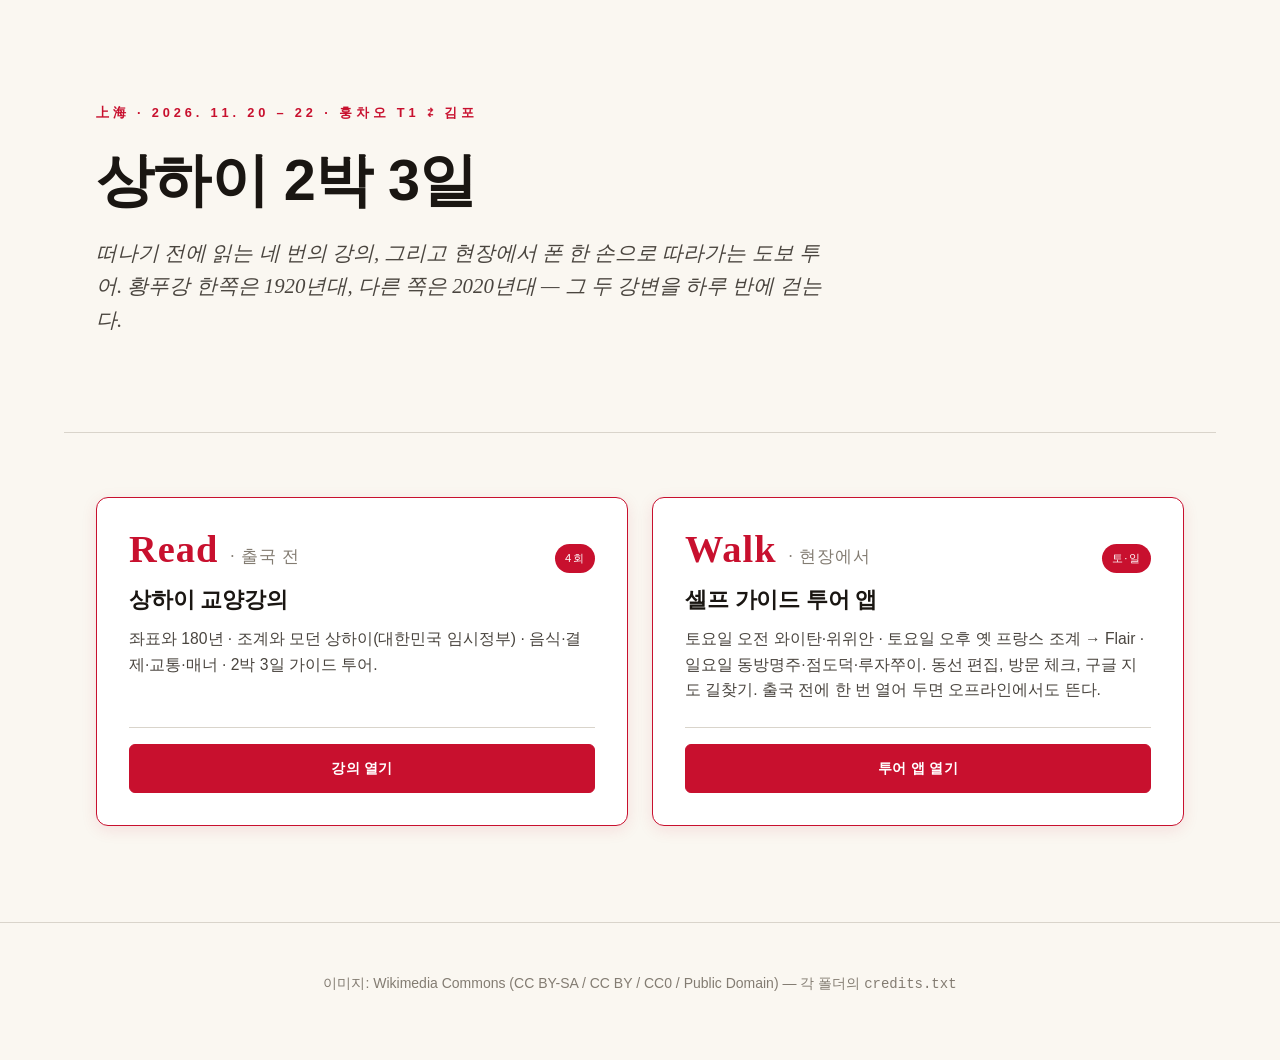
<file: index.html>
<!DOCTYPE html>
<html lang="ko">
<head>
<meta charset="UTF-8">
<meta name="viewport" content="width=device-width, initial-scale=1">
<title>상하이 2박 3일 — 강의와 셀프 가이드 투어</title>
<meta name="description" content="상하이 2박 3일(2026. 11. 20–22) 여행을 위한 4회 교양강의와 모바일 셀프 가이드 투어 앱.">
<link rel="stylesheet" href="lecture-shanghai/assets/css/base.css">
<link rel="stylesheet" href="lecture-shanghai/assets/css/index.css">
</head>
<body>

<section class="hero">
  <span class="eyebrow">上海 · 2026. 11. 20 – 22 · 훙차오 T1 ⇄ 김포</span>
  <h1>상하이 2박 3일</h1>
  <p class="lead">떠나기 전에 읽는 네 번의 강의, 그리고 현장에서 폰 한 손으로 따라가는 도보 투어. 황푸강 한쪽은 1920년대, 다른 쪽은 2020년대 — 그 두 강변을 하루 반에 걷는다.</p>
</section>

<section class="curriculum">
  <div class="cards">
    <article class="card active">
      <div class="card-num"><span class="n">Read</span>· 출국 전<span class="tag-open">4회</span></div>
      <h3>상하이 교양강의</h3>
      <p class="desc">좌표와 180년 · 조계와 모던 상하이(대한민국 임시정부) · 음식·결제·교통·매너 · 2박 3일 가이드 투어.</p>
      <div class="actions">
        <a href="lecture-shanghai/" class="primary">강의 열기</a>
      </div>
    </article>

    <article class="card active">
      <div class="card-num"><span class="n">Walk</span>· 현장에서<span class="tag-open">토·일</span></div>
      <h3>셀프 가이드 투어 앱</h3>
      <p class="desc">토요일 오전 와이탄·위위안 · 토요일 오후 옛 프랑스 조계 → Flair · 일요일 동방명주·점도덕·루자쭈이. 동선 편집, 방문 체크, 구글 지도 길찾기. 출국 전에 한 번 열어 두면 오프라인에서도 뜬다.</p>
      <div class="actions">
        <a href="tour-shanghai/course/" class="primary">투어 앱 열기</a>
      </div>
    </article>
  </div>
</section>

<footer class="site-footer">
  <p>이미지: Wikimedia Commons (CC BY-SA / CC BY / CC0 / Public Domain) — 각 폴더의 <code>credits.txt</code></p>
</footer>

</body>
</html>
</file>
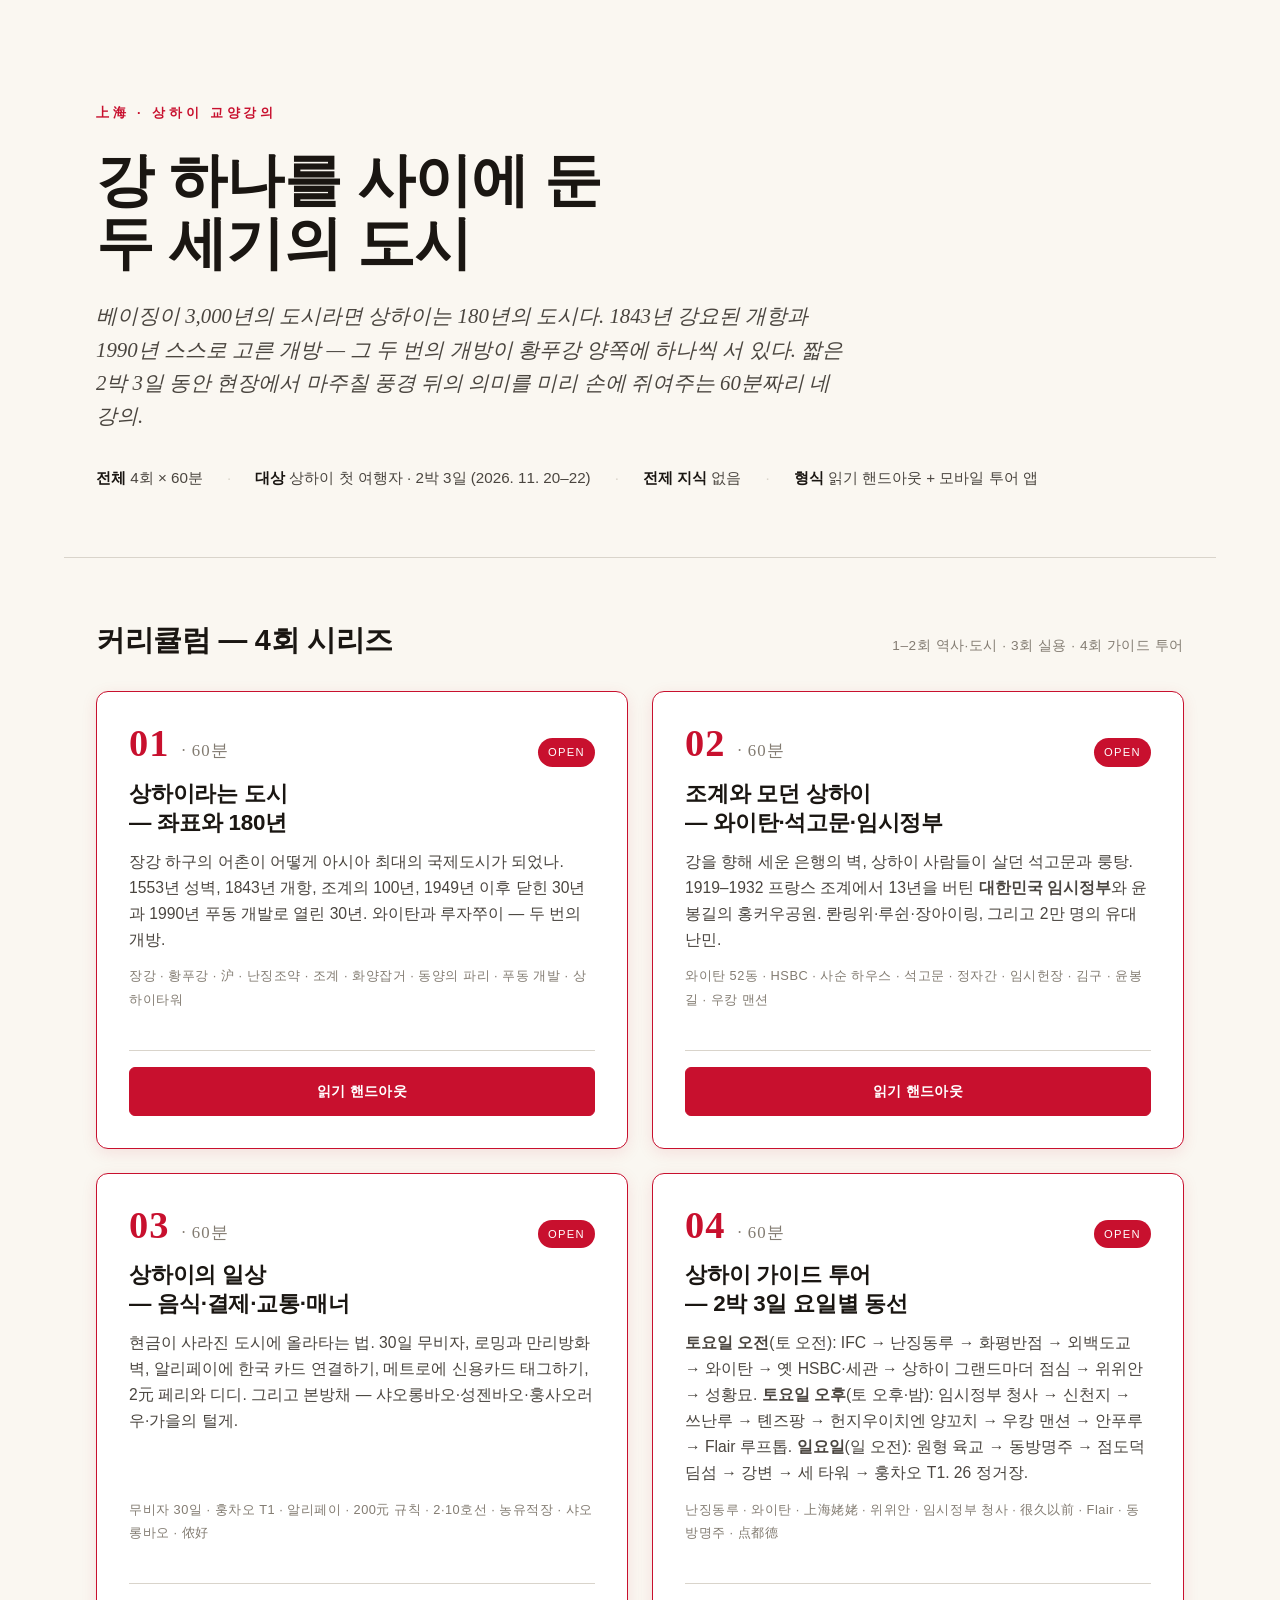
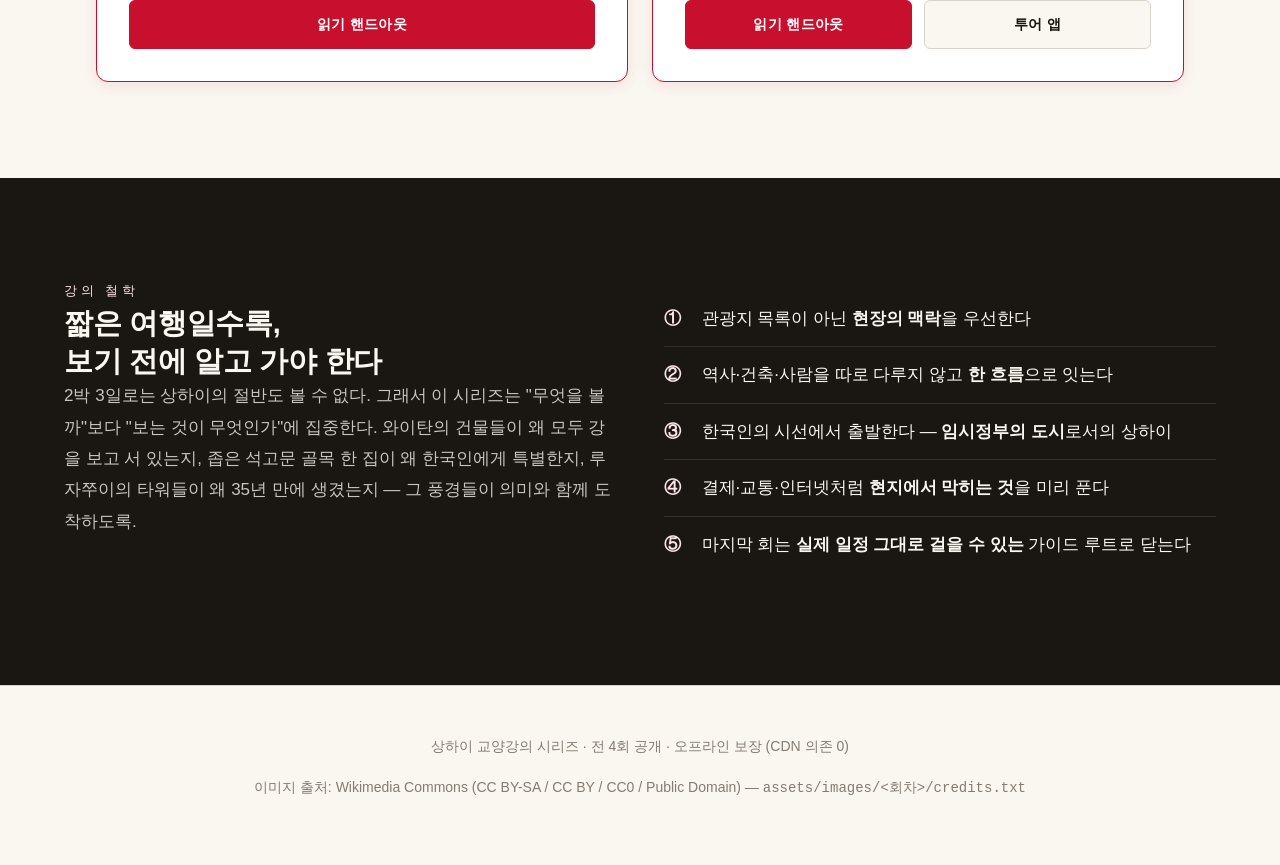
<file: lecture-shanghai/index.html>
<!DOCTYPE html>
<html lang="ko">
<head>
<meta charset="UTF-8">
<meta name="viewport" content="width=device-width, initial-scale=1">
<title>상하이 교양강의 — 2박 3일 여행자를 위한 4회 시리즈</title>
<meta name="description" content="상하이를 처음 만나는 사람을 위한 4회 교양강의. 좌표와 180년, 조계와 모던 상하이(임시정부), 일상·음식·결제, 그리고 2박 3일 가이드 투어.">
<link rel="stylesheet" href="assets/css/base.css">
<link rel="stylesheet" href="assets/css/index.css">
</head>
<body>

<!-- ===== Hero ===== -->
<section class="hero">
  <span class="eyebrow">上海 · 상하이 교양강의</span>
  <h1>강 하나를 사이에 둔<br>두 세기의 도시</h1>
  <p class="lead">베이징이 3,000년의 도시라면 상하이는 180년의 도시다. 1843년 강요된 개항과 1990년 스스로 고른 개방 — 그 두 번의 개방이 황푸강 양쪽에 하나씩 서 있다. 짧은 2박 3일 동안 현장에서 마주칠 풍경 뒤의 의미를 미리 손에 쥐여주는 60분짜리 네 강의.</p>
  <div class="meta">
    <span><strong>전체</strong> 4회 × 60분</span>
    <span class="sep">·</span>
    <span><strong>대상</strong> 상하이 첫 여행자 · 2박 3일 (2026. 11. 20–22)</span>
    <span class="sep">·</span>
    <span><strong>전제 지식</strong> 없음</span>
    <span class="sep">·</span>
    <span><strong>형식</strong> 읽기 핸드아웃 + 모바일 투어 앱</span>
  </div>
</section>

<!-- ===== Curriculum ===== -->
<section class="curriculum">
  <div class="curriculum-head">
    <h2>커리큘럼 — 4회 시리즈</h2>
    <span class="tag">1–2회 역사·도시 · 3회 실용 · 4회 가이드 투어</span>
  </div>

  <div class="cards">

    <!-- 1회 -->
    <article class="card active">
      <div class="card-num"><span class="n">01</span>· 60분<span class="tag-open">Open</span></div>
      <h3>상하이라는 도시<br>— 좌표와 180년</h3>
      <p class="desc">장강 하구의 어촌이 어떻게 아시아 최대의 국제도시가 되었나. 1553년 성벽, 1843년 개항, 조계의 100년, 1949년 이후 닫힌 30년과 1990년 푸동 개발로 열린 30년. 와이탄과 루자쭈이 — 두 번의 개방.</p>
      <p class="keywords">장강 · 황푸강 · 沪 · 난징조약 · 조계 · 화양잡거 · 동양의 파리 · 푸동 개발 · 상하이타워</p>
      <div class="actions">
        <a href="01-coordinates-history.html" class="primary">읽기 핸드아웃</a>
      </div>
    </article>

    <!-- 2회 -->
    <article class="card active">
      <div class="card-num"><span class="n">02</span>· 60분<span class="tag-open">Open</span></div>
      <h3>조계와 모던 상하이<br>— 와이탄·석고문·임시정부</h3>
      <p class="desc">강을 향해 세운 은행의 벽, 상하이 사람들이 살던 석고문과 룽탕. 1919–1932 프랑스 조계에서 13년을 버틴 <strong>대한민국 임시정부</strong>와 윤봉길의 홍커우공원. 롼링위·루쉰·장아이링, 그리고 2만 명의 유대 난민.</p>
      <p class="keywords">와이탄 52동 · HSBC · 사순 하우스 · 석고문 · 정자간 · 임시헌장 · 김구 · 윤봉길 · 우캉 맨션</p>
      <div class="actions">
        <a href="02-concessions-modern.html" class="primary">읽기 핸드아웃</a>
      </div>
    </article>

    <!-- 3회 -->
    <article class="card active">
      <div class="card-num"><span class="n">03</span>· 60분<span class="tag-open">Open</span></div>
      <h3>상하이의 일상<br>— 음식·결제·교통·매너</h3>
      <p class="desc">현금이 사라진 도시에 올라타는 법. 30일 무비자, 로밍과 만리방화벽, 알리페이에 한국 카드 연결하기, 메트로에 신용카드 태그하기, 2元 페리와 디디. 그리고 본방채 — 샤오롱바오·성젠바오·훙사오러우·가을의 털게.</p>
      <p class="keywords">무비자 30일 · 훙차오 T1 · 알리페이 · 200元 규칙 · 2·10호선 · 농유적장 · 샤오롱바오 · 侬好</p>
      <div class="actions">
        <a href="03-daily-life.html" class="primary">읽기 핸드아웃</a>
      </div>
    </article>

    <!-- 4회 -->
    <article class="card active">
      <div class="card-num"><span class="n">04</span>· 60분<span class="tag-open">Open</span></div>
      <h3>상하이 가이드 투어<br>— 2박 3일 요일별 동선</h3>
      <p class="desc"><strong>토요일 오전</strong>(토 오전): IFC → 난징동루 → 화평반점 → 외백도교 → 와이탄 → 옛 HSBC·세관 → 상하이 그랜드마더 점심 → 위위안 → 성황묘. <strong>토요일 오후</strong>(토 오후·밤): 임시정부 청사 → 신천지 → 쓰난루 → 톈즈팡 → 헌지우이치엔 양꼬치 → 우캉 맨션 → 안푸루 → Flair 루프톱. <strong>일요일</strong>(일 오전): 원형 육교 → 동방명주 → 점도덕 딤섬 → 강변 → 세 타워 → 훙차오 T1. 26 정거장.</p>
      <p class="keywords">난징동루 · 와이탄 · 上海姥姥 · 위위안 · 임시정부 청사 · 很久以前 · Flair · 동방명주 · 点都德</p>
      <div class="actions">
        <a href="04-shanghai-tour.html" class="primary">읽기 핸드아웃</a>
        <a href="../tour-shanghai/course/">투어 앱</a>
      </div>
    </article>

  </div>
</section>

<!-- ===== Philosophy ===== -->
<section class="philosophy">
  <div class="philosophy-inner">
    <div>
      <span class="eyebrow">강의 철학</span>
      <h2>짧은 여행일수록,<br>보기 전에 알고 가야 한다</h2>
      <p>2박 3일로는 상하이의 절반도 볼 수 없다. 그래서 이 시리즈는 "무엇을 볼까"보다 "보는 것이 무엇인가"에 집중한다. 와이탄의 건물들이 왜 모두 강을 보고 서 있는지, 좁은 석고문 골목 한 집이 왜 한국인에게 특별한지, 루자쭈이의 타워들이 왜 35년 만에 생겼는지 — 그 풍경들이 의미와 함께 도착하도록.</p>
    </div>
    <div>
      <ol class="principles">
        <li><span class="num">①</span><span>관광지 목록이 아닌 <strong>현장의 맥락</strong>을 우선한다</span></li>
        <li><span class="num">②</span><span>역사·건축·사람을 따로 다루지 않고 <strong>한 흐름</strong>으로 잇는다</span></li>
        <li><span class="num">③</span><span>한국인의 시선에서 출발한다 — <strong>임시정부의 도시</strong>로서의 상하이</span></li>
        <li><span class="num">④</span><span>결제·교통·인터넷처럼 <strong>현지에서 막히는 것</strong>을 미리 푼다</span></li>
        <li><span class="num">⑤</span><span>마지막 회는 <strong>실제 일정 그대로 걸을 수 있는</strong> 가이드 루트로 닫는다</span></li>
      </ol>
    </div>
  </div>
</section>

<footer class="site-footer">
  <p>상하이 교양강의 시리즈 · 전 4회 공개 · 오프라인 보장 (CDN 의존 0)</p>
  <p>이미지 출처: Wikimedia Commons (CC BY-SA / CC BY / CC0 / Public Domain) — <code>assets/images/&lt;회차&gt;/credits.txt</code></p>
</footer>

</body>
</html>
</file>
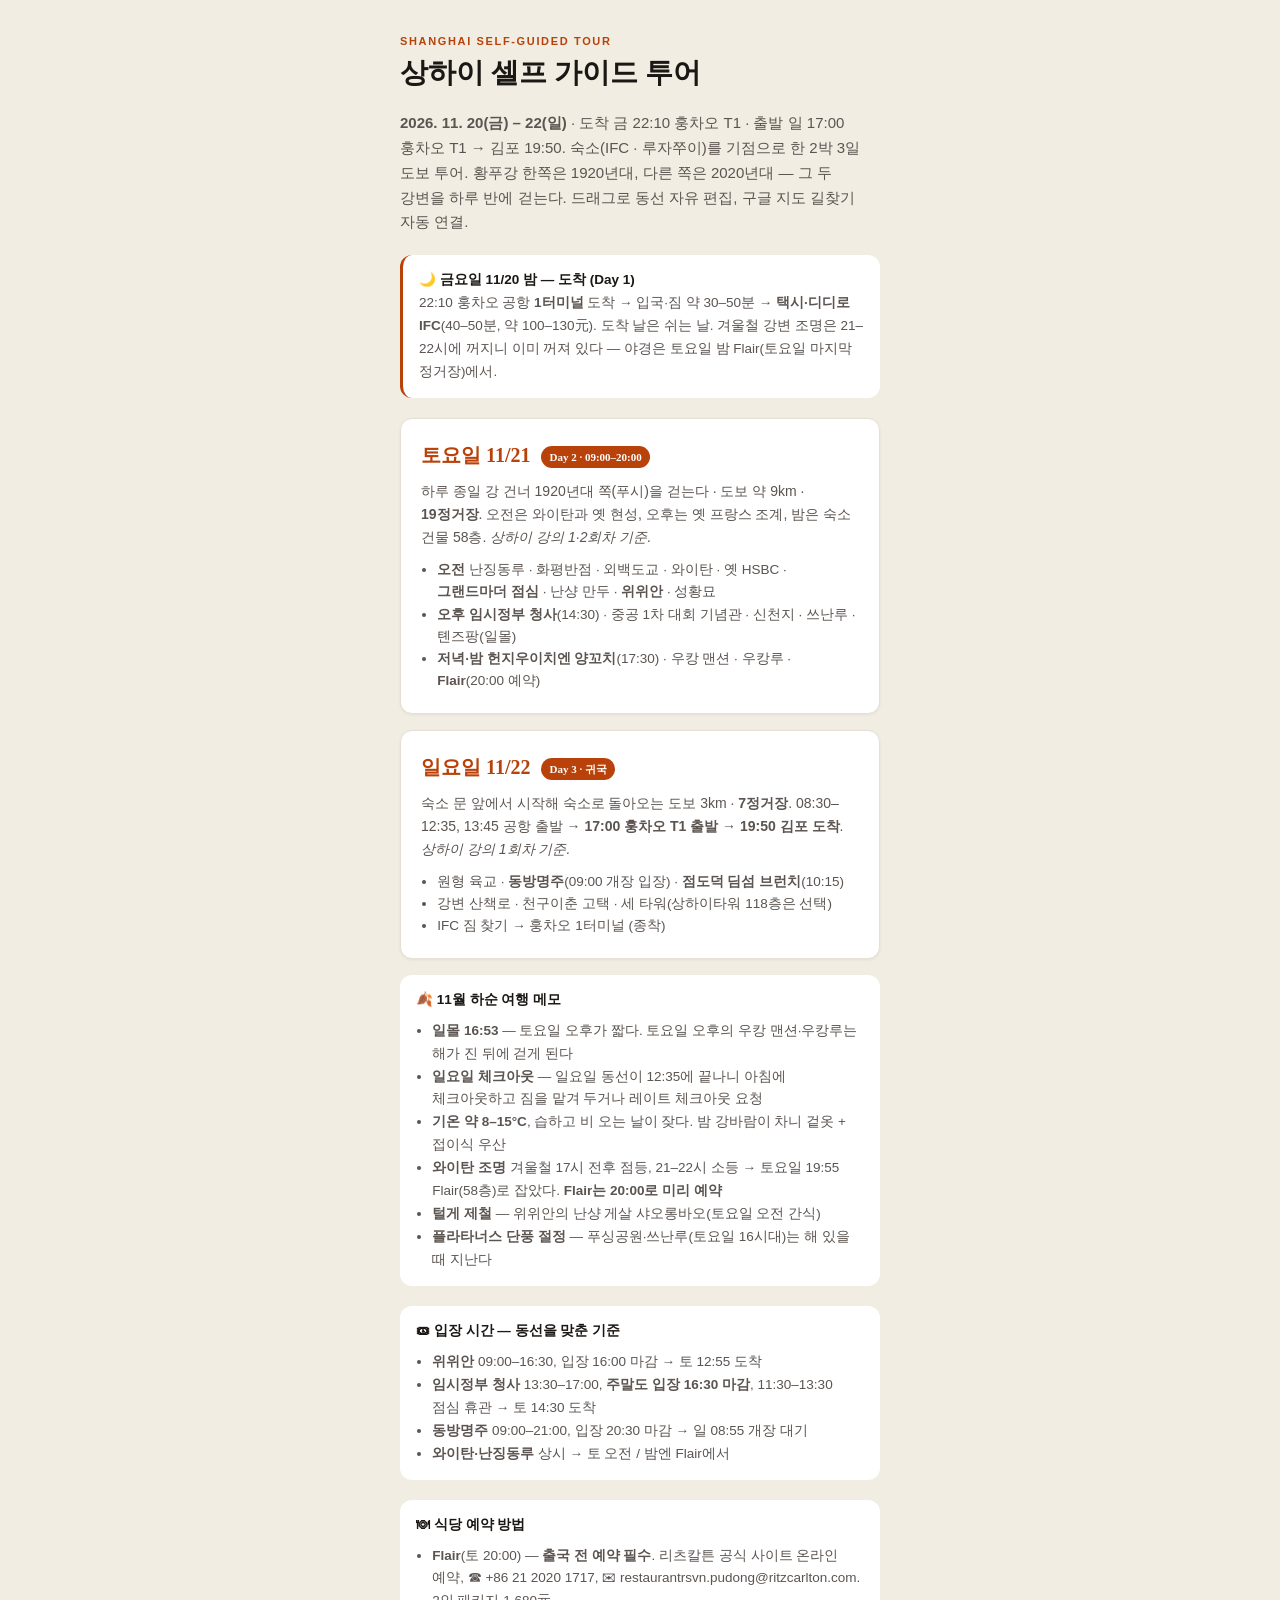
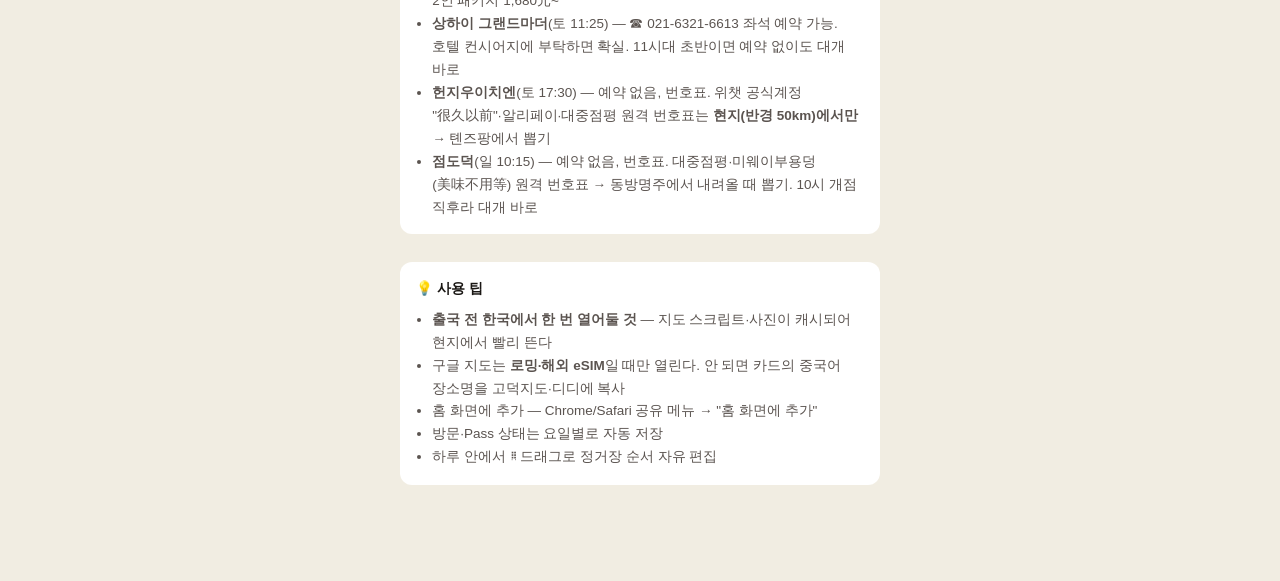
<file: tour-shanghai/index.html>
<!DOCTYPE html>
<html lang="ko">
<head>
<meta charset="UTF-8">
<meta name="viewport" content="width=device-width, initial-scale=1">
<meta http-equiv="refresh" content="0; url=course/">
<title>상하이 셀프 가이드 투어</title>
<link rel="canonical" href="course/">
</head>
<body>
<p>리디렉션 중… <a href="course/">코스 선택으로 이동</a></p>
</body>
</html>
</file>
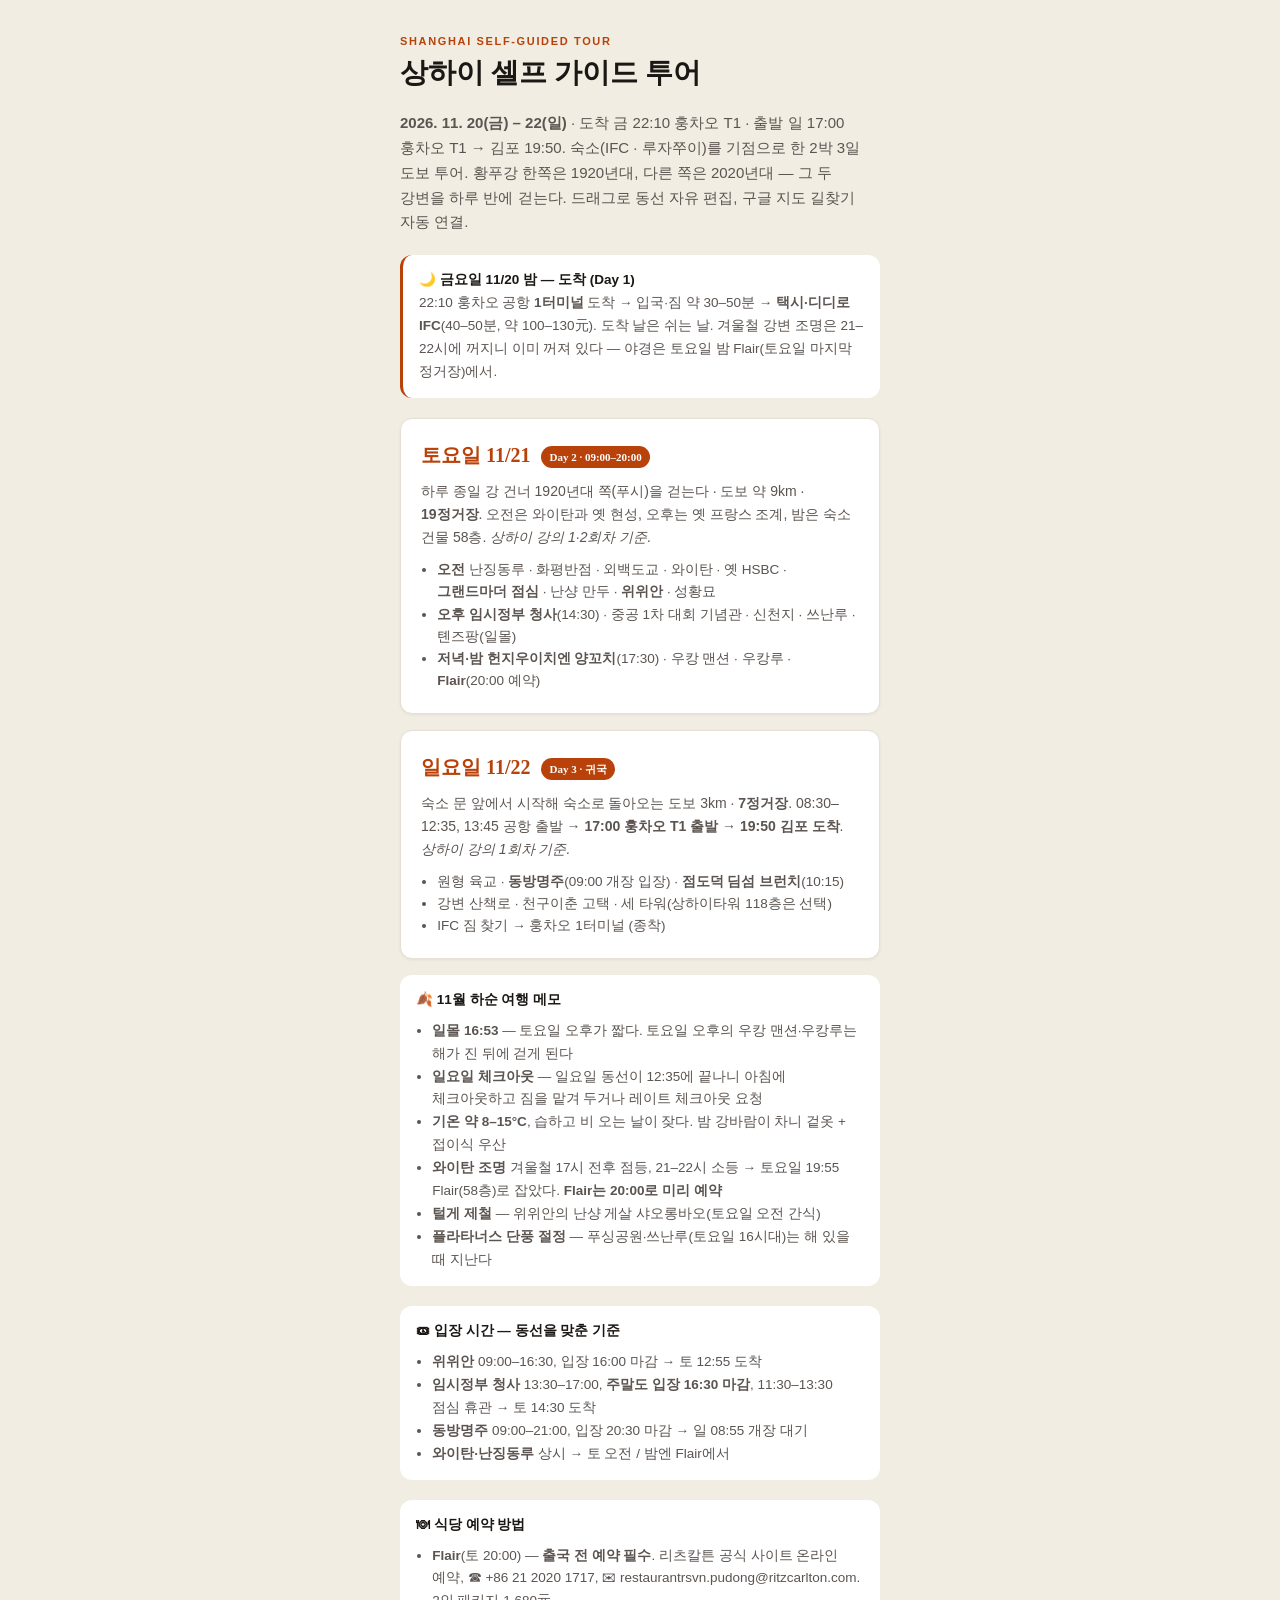
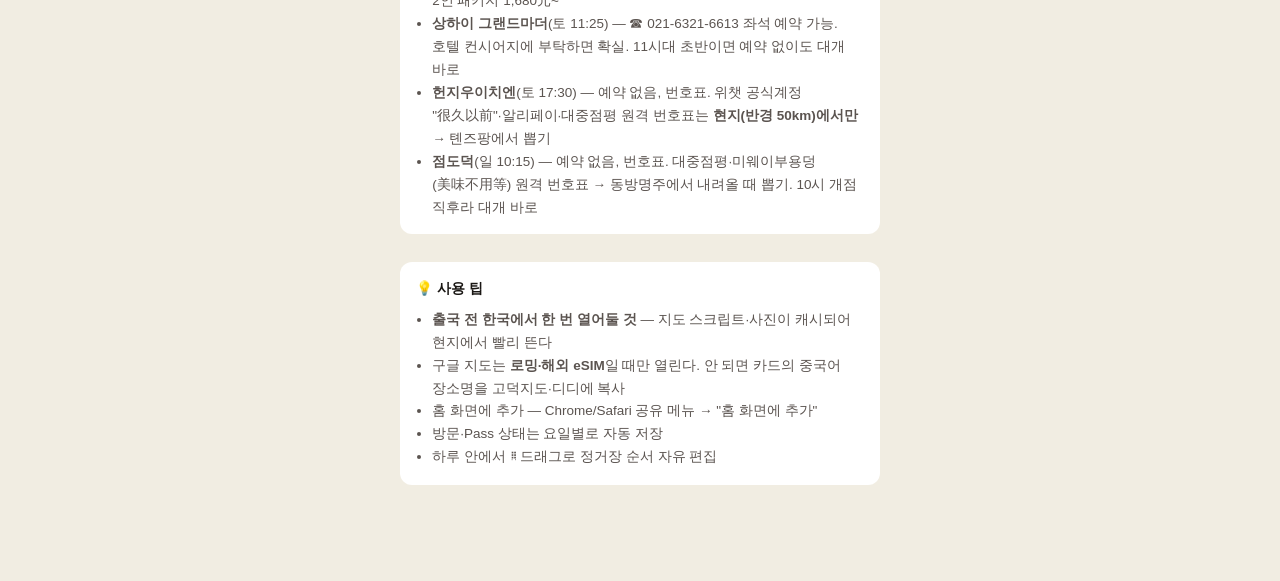
<file: tour-shanghai/course/index.html>
<!DOCTYPE html>
<html lang="ko">
<head>
<meta charset="UTF-8">
<meta name="viewport" content="width=device-width, initial-scale=1, viewport-fit=cover">
<meta name="theme-color" content="#b8420a">
<title>상하이 셀프 가이드 투어</title>
<meta name="description" content="상하이 2박 3일(2026. 11. 20–22) 도보 가이드 투어 — 와이탄·위위안, 옛 프랑스 조계, 루자쭈이.">
<link rel="stylesheet" href="../navi/assets/css/navi.css">
<link rel="manifest" href="../manifest.json">
<link rel="apple-touch-icon" href="../navi/assets/icons/icon-192.png">
<link rel="icon" type="image/png" href="../navi/assets/icons/icon-192.png">
</head>
<body>

<div class="landing">
  <div style="font-size: 11px; letter-spacing: 0.15em; text-transform: uppercase; color: var(--accent); font-weight: 700;">Shanghai Self-Guided Tour</div>
  <h1>상하이 셀프 가이드 투어</h1>
  <p class="lead"><strong>2026. 11. 20(금) – 22(일)</strong> · 도착 금 22:10 훙차오 T1 · 출발 일 17:00 훙차오 T1 → 김포 19:50. 숙소(IFC · 루자쭈이)를 기점으로 한 2박 3일 도보 투어. 황푸강 한쪽은 1920년대, 다른 쪽은 2020년대 — 그 두 강변을 하루 반에 걷는다. 드래그로 동선 자유 편집, 구글 지도 길찾기 자동 연결.</p>

  <div style="margin: 20px 0; padding: 14px 16px; border-left: 3px solid var(--accent); background: var(--bg-card); border-radius: var(--radius); font-size: 13.5px; color: var(--ink-soft); line-height: 1.7;">
    <strong style="color: var(--ink);">🌙 금요일 11/20 밤 — 도착 (Day 1)</strong><br>
    22:10 훙차오 공항 <strong>1터미널</strong> 도착 → 입국·짐 약 30–50분 → <strong>택시·디디로 IFC</strong>(40–50분, 약 100–130元). 도착 날은 쉬는 날. 겨울철 강변 조명은 21–22시에 꺼지니 이미 꺼져 있다 — 야경은 토요일 밤 Flair(토요일 마지막 정거장)에서.
  </div>

  <a class="version-card" href="sat.html">
    <h3>토요일 11/21 <span class="tag">Day 2 · 09:00–20:00</span></h3>
    <p>하루 종일 강 건너 1920년대 쪽(푸시)을 걷는다 · 도보 약 9km · <strong>19정거장</strong>. 오전은 와이탄과 옛 현성, 오후는 옛 프랑스 조계, 밤은 숙소 건물 58층. <em>상하이 강의 1·2회차 기준.</em></p>
    <ul>
      <li><strong>오전</strong> 난징동루 · 화평반점 · 외백도교 · 와이탄 · 옛 HSBC · <strong>그랜드마더 점심</strong> · 난샹 만두 · <strong>위위안</strong> · 성황묘</li>
      <li><strong>오후</strong> <strong>임시정부 청사</strong>(14:30) · 중공 1차 대회 기념관 · 신천지 · 쓰난루 · 톈즈팡(일몰)</li>
      <li><strong>저녁·밤</strong> <strong>헌지우이치엔 양꼬치</strong>(17:30) · 우캉 맨션 · 우캉루 · <strong>Flair</strong>(20:00 예약)</li>
    </ul>
  </a>

  <a class="version-card" href="sun.html">
    <h3>일요일 11/22 <span class="tag">Day 3 · 귀국</span></h3>
    <p>숙소 문 앞에서 시작해 숙소로 돌아오는 도보 3km · <strong>7정거장</strong>. 08:30–12:35, 13:45 공항 출발 → <strong>17:00 훙차오 T1 출발 → 19:50 김포 도착</strong>. <em>상하이 강의 1회차 기준.</em></p>
    <ul>
      <li>원형 육교 · <strong>동방명주</strong>(09:00 개장 입장) · <strong>점도덕 딤섬 브런치</strong>(10:15)</li>
      <li>강변 산책로 · 천구이춘 고택 · 세 타워(상하이타워 118층은 선택)</li>
      <li>IFC 짐 찾기 → 훙차오 1터미널 (종착)</li>
    </ul>
  </a>

  <div style="margin: 0 0 20px; padding: 14px 16px; background: var(--bg-card); border-radius: var(--radius); font-size: 13.5px; color: var(--ink-soft); line-height: 1.7;">
    <strong style="color: var(--ink);">🍂 11월 하순 여행 메모</strong>
    <ul style="margin: 8px 0 0; padding-left: 1.2em;">
      <li><strong>일몰 16:53</strong> — 토요일 오후가 짧다. 토요일 오후의 우캉 맨션·우캉루는 해가 진 뒤에 걷게 된다</li>
      <li><strong>일요일 체크아웃</strong> — 일요일 동선이 12:35에 끝나니 아침에 체크아웃하고 짐을 맡겨 두거나 레이트 체크아웃 요청</li>
      <li><strong>기온 약 8–15°C</strong>, 습하고 비 오는 날이 잦다. 밤 강바람이 차니 겉옷 + 접이식 우산</li>
      <li><strong>와이탄 조명</strong> 겨울철 17시 전후 점등, 21–22시 소등 → 토요일 19:55 Flair(58층)로 잡았다. <strong>Flair는 20:00로 미리 예약</strong></li>
      <li><strong>털게 제철</strong> — 위위안의 난샹 게살 샤오롱바오(토요일 오전 간식)</li>
      <li><strong>플라타너스 단풍 절정</strong> — 푸싱공원·쓰난루(토요일 16시대)는 해 있을 때 지난다</li>
    </ul>
  </div>

  <div style="margin: 0 0 20px; padding: 14px 16px; background: var(--bg-card); border-radius: var(--radius); font-size: 13.5px; color: var(--ink-soft); line-height: 1.7;">
    <strong style="color: var(--ink);">🎟 입장 시간 — 동선을 맞춘 기준</strong>
    <ul style="margin: 8px 0 0; padding-left: 1.2em;">
      <li><strong>위위안</strong> 09:00–16:30, 입장 16:00 마감 → 토 12:55 도착</li>
      <li><strong>임시정부 청사</strong> 13:30–17:00, <strong>주말도 입장 16:30 마감</strong>, 11:30–13:30 점심 휴관 → 토 14:30 도착</li>
      <li><strong>동방명주</strong> 09:00–21:00, 입장 20:30 마감 → 일 08:55 개장 대기</li>
      <li><strong>와이탄·난징동루</strong> 상시 → 토 오전 / 밤엔 Flair에서</li>
    </ul>
  </div>

  <div style="margin: 0 0 20px; padding: 14px 16px; background: var(--bg-card); border-radius: var(--radius); font-size: 13.5px; color: var(--ink-soft); line-height: 1.7;">
    <strong style="color: var(--ink);">🍽 식당 예약 방법</strong>
    <ul style="margin: 8px 0 0; padding-left: 1.2em;">
      <li><strong>Flair</strong>(토 20:00) — <strong>출국 전 예약 필수</strong>. 리츠칼튼 공식 사이트 온라인 예약, ☎ +86 21 2020 1717, ✉ restaurantrsvn.pudong@ritzcarlton.com. 2인 패키지 1,680元~</li>
      <li><strong>상하이 그랜드마더</strong>(토 11:25) — ☎ 021-6321-6613 좌석 예약 가능. 호텔 컨시어지에 부탁하면 확실. 11시대 초반이면 예약 없이도 대개 바로</li>
      <li><strong>헌지우이치엔</strong>(토 17:30) — 예약 없음, 번호표. 위챗 공식계정 "很久以前"·알리페이·대중점평 원격 번호표는 <strong>현지(반경 50km)에서만</strong> → 톈즈팡에서 뽑기</li>
      <li><strong>점도덕</strong>(일 10:15) — 예약 없음, 번호표. 대중점평·미웨이부용덩(美味不用等) 원격 번호표 → 동방명주에서 내려올 때 뽑기. 10시 개점 직후라 대개 바로</li>
    </ul>
  </div>

  <div style="margin-top: 28px; padding: 16px; background: var(--bg-card); border-radius: var(--radius); font-size: 13.5px; color: var(--ink-soft); line-height: 1.7;">
    <strong style="color: var(--ink);">💡 사용 팁</strong>
    <ul style="margin: 8px 0 0; padding-left: 1.2em;">
      <li><strong>출국 전 한국에서 한 번 열어둘 것</strong> — 지도 스크립트·사진이 캐시되어 현지에서 빨리 뜬다</li>
      <li>구글 지도는 <strong>로밍·해외 eSIM</strong>일 때만 열린다. 안 되면 카드의 중국어 장소명을 고덕지도·디디에 복사</li>
      <li>홈 화면에 추가 — Chrome/Safari 공유 메뉴 → "홈 화면에 추가"</li>
      <li>방문·Pass 상태는 요일별로 자동 저장</li>
      <li>하루 안에서 ⠿ 드래그로 정거장 순서 자유 편집</li>
    </ul>
  </div>
</div>

<script>
  if ('serviceWorker' in navigator) {
    window.addEventListener('load', () => {
      navigator.serviceWorker.register('../sw.js', { scope: '../' }).catch((e) => console.warn('SW failed:', e));
    });
  }
</script>
</body>
</html>
</file>
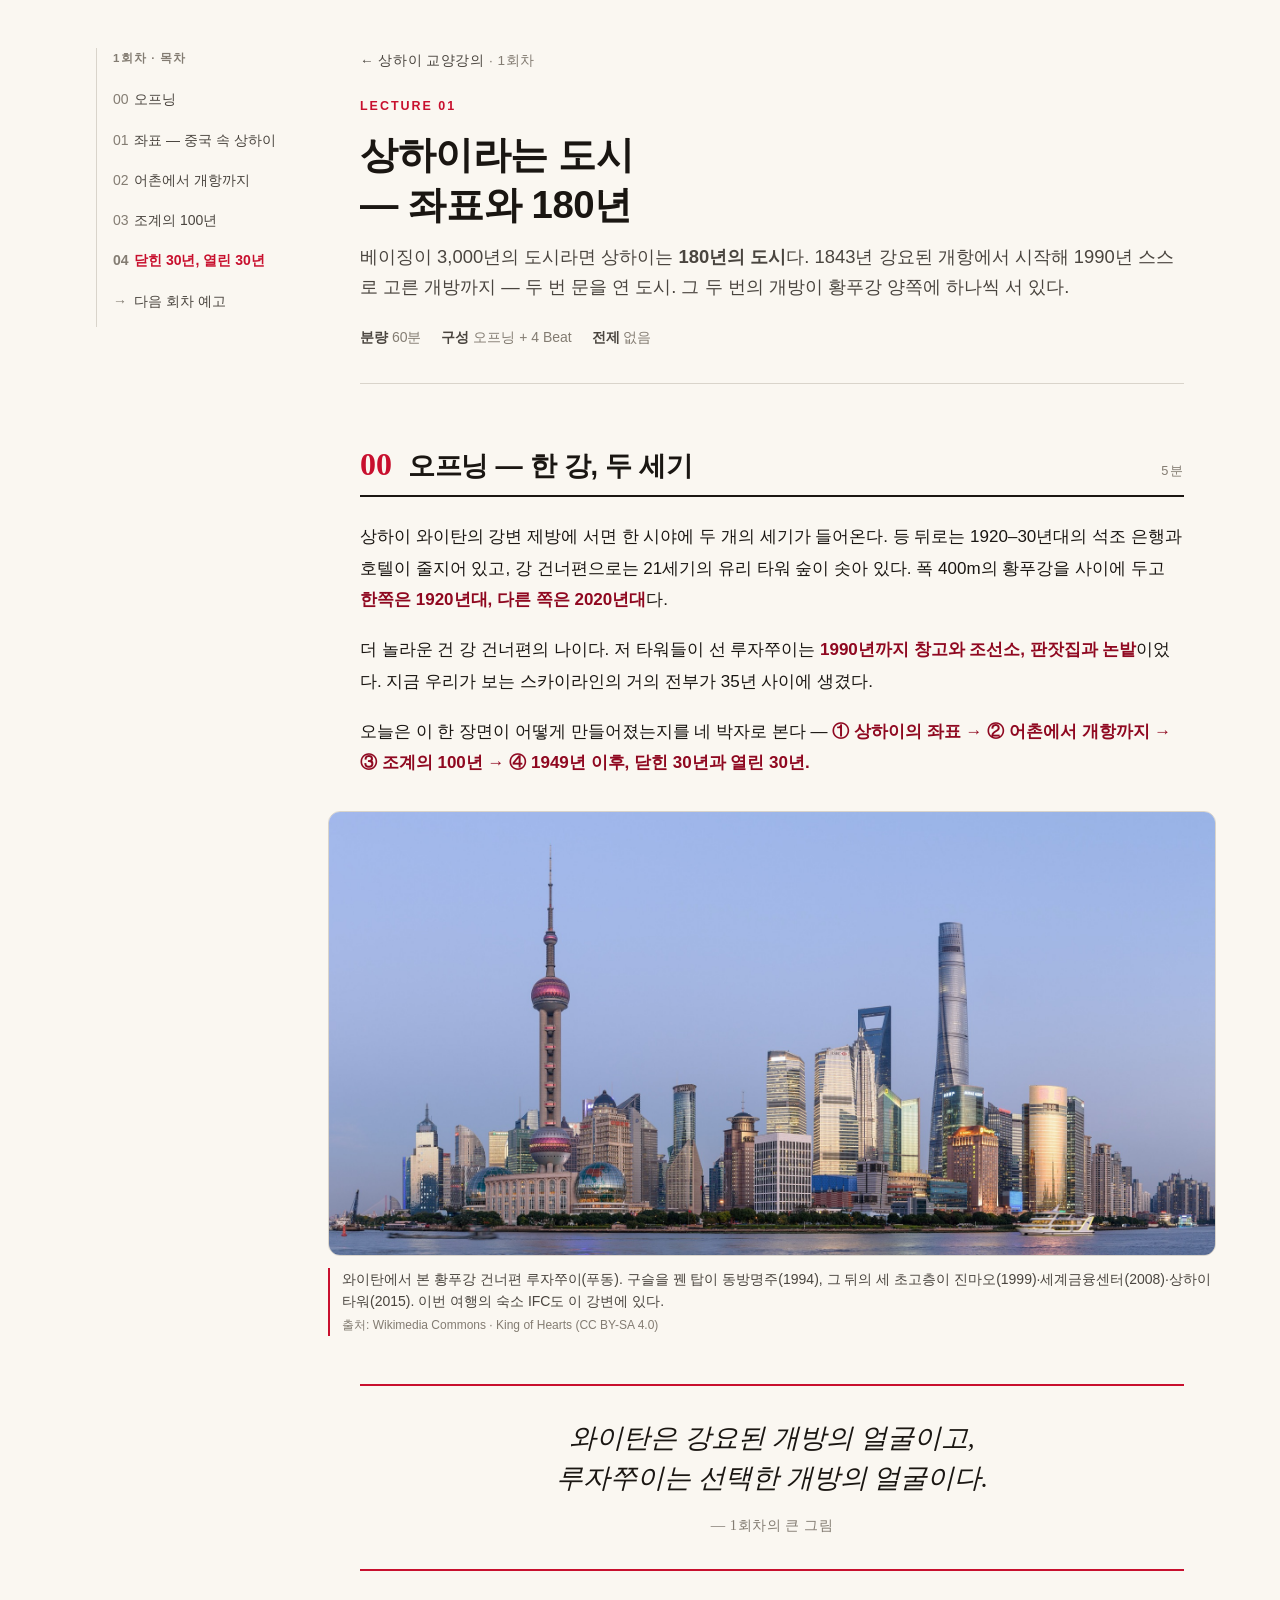
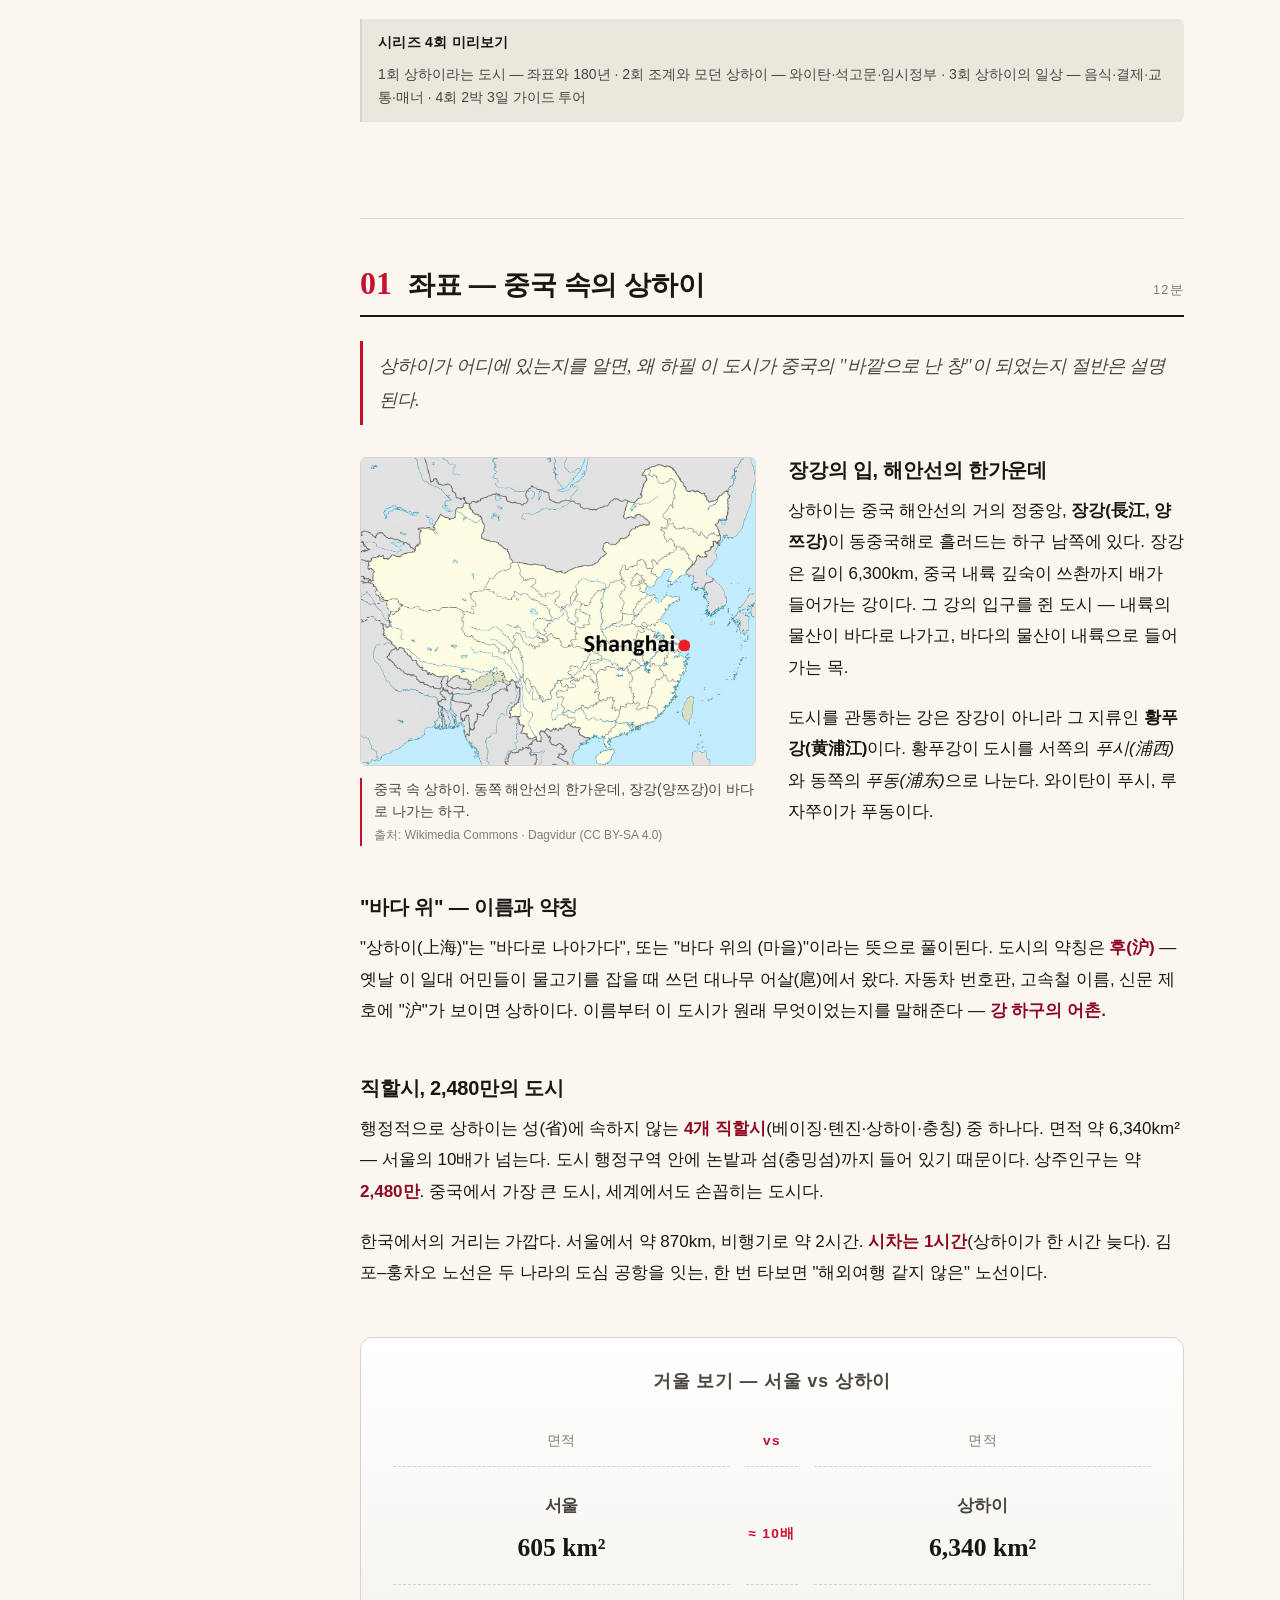
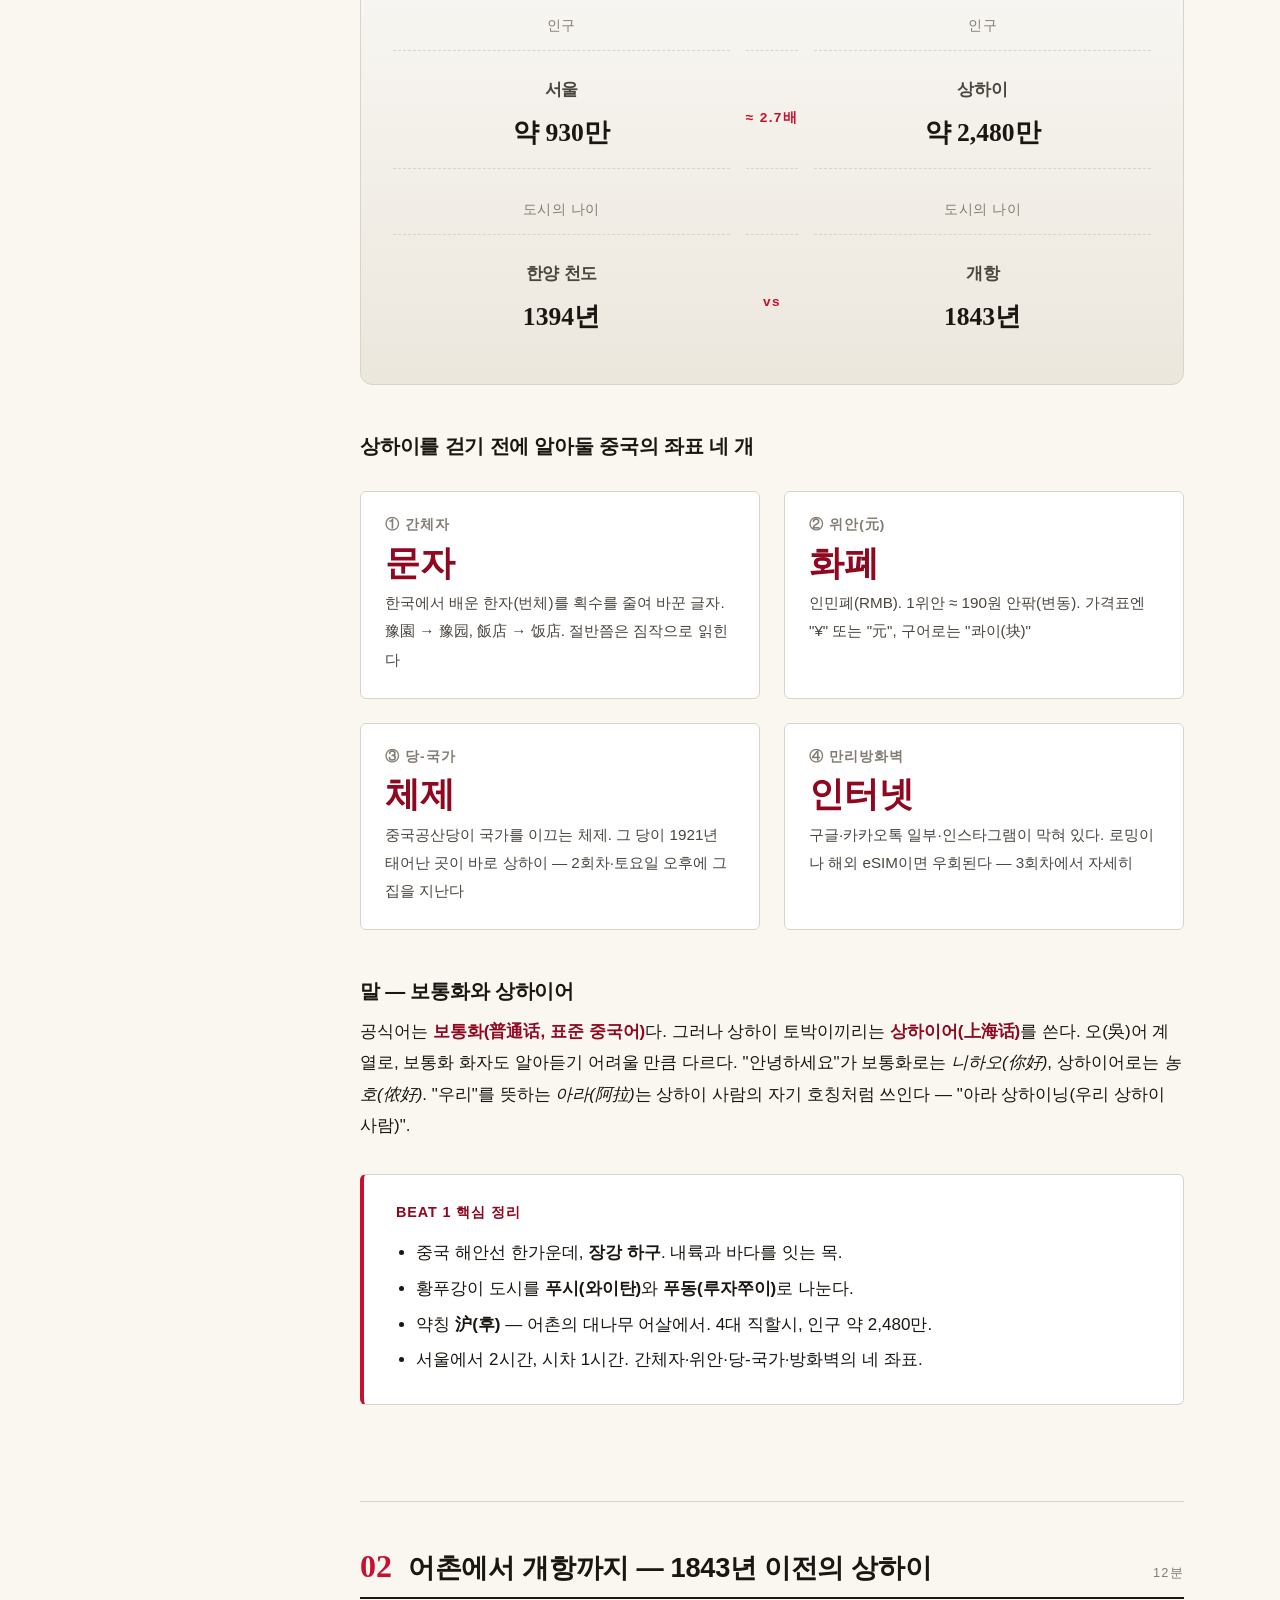
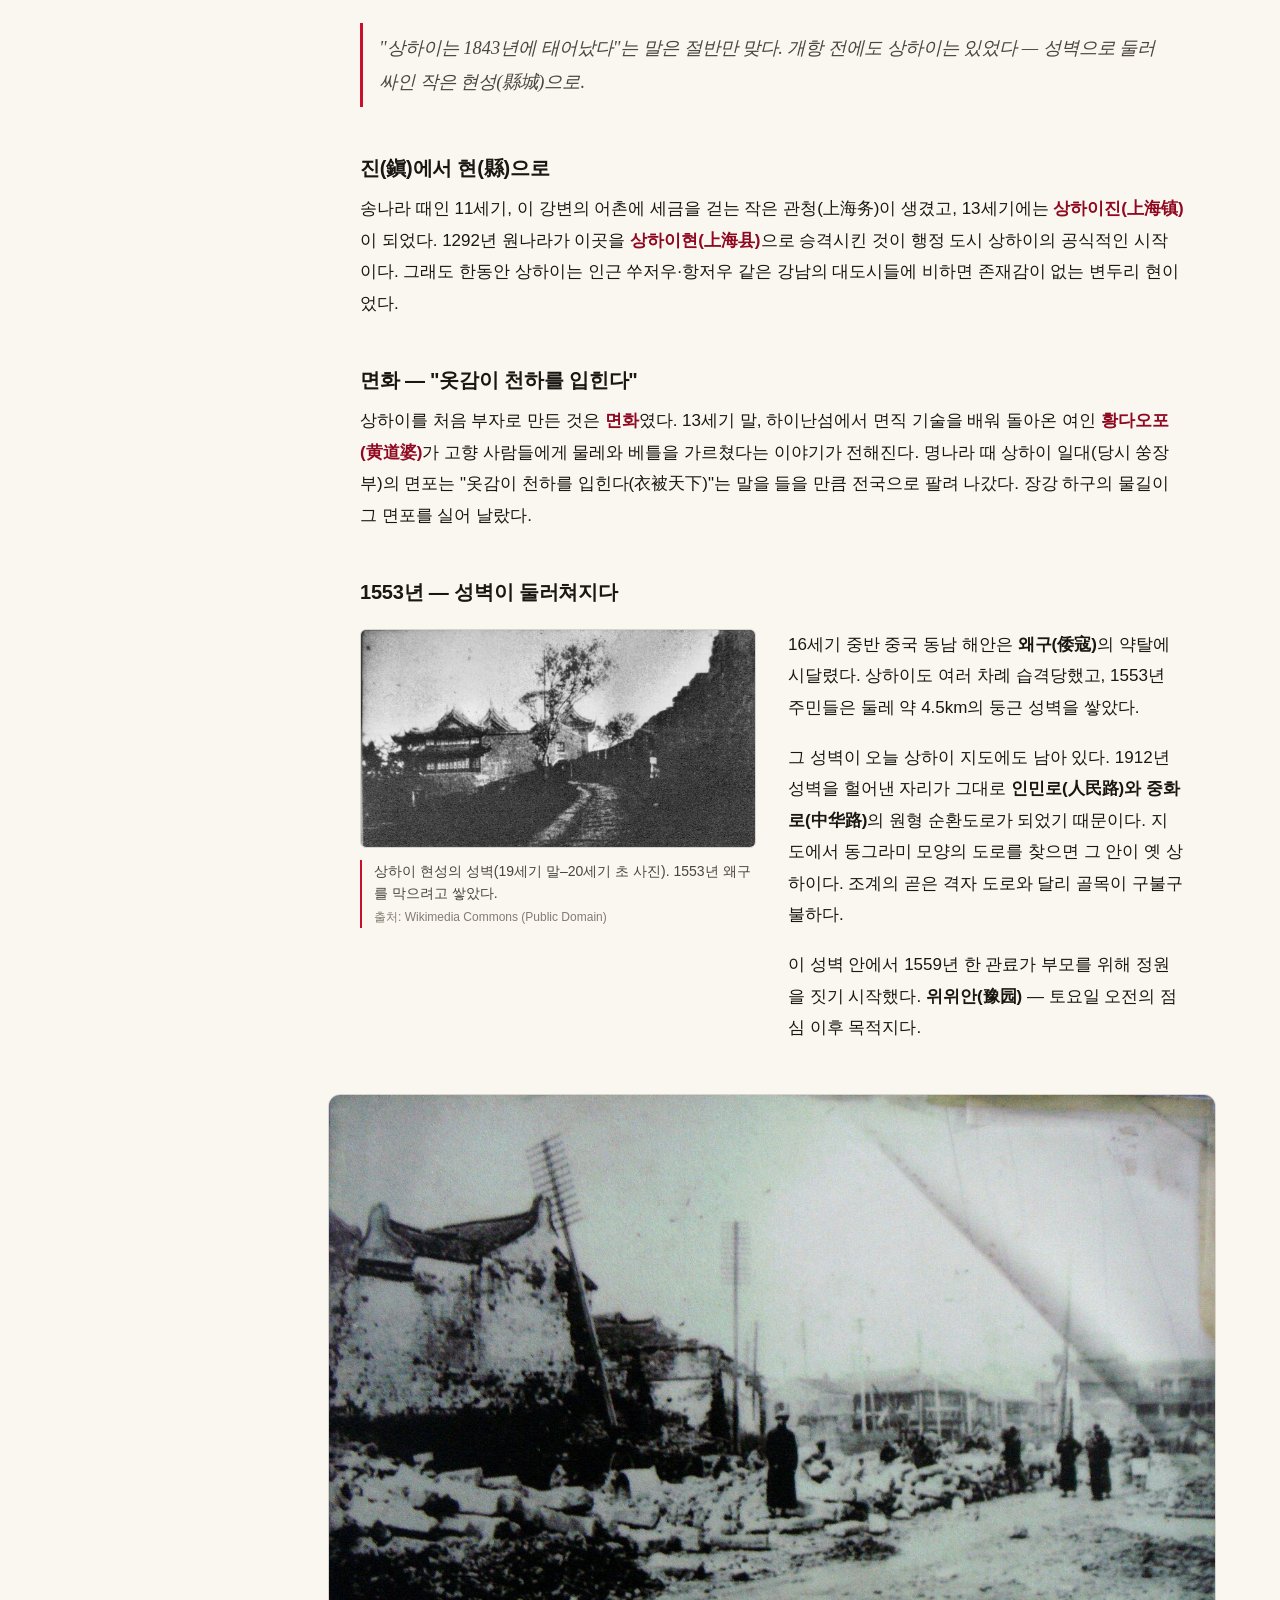
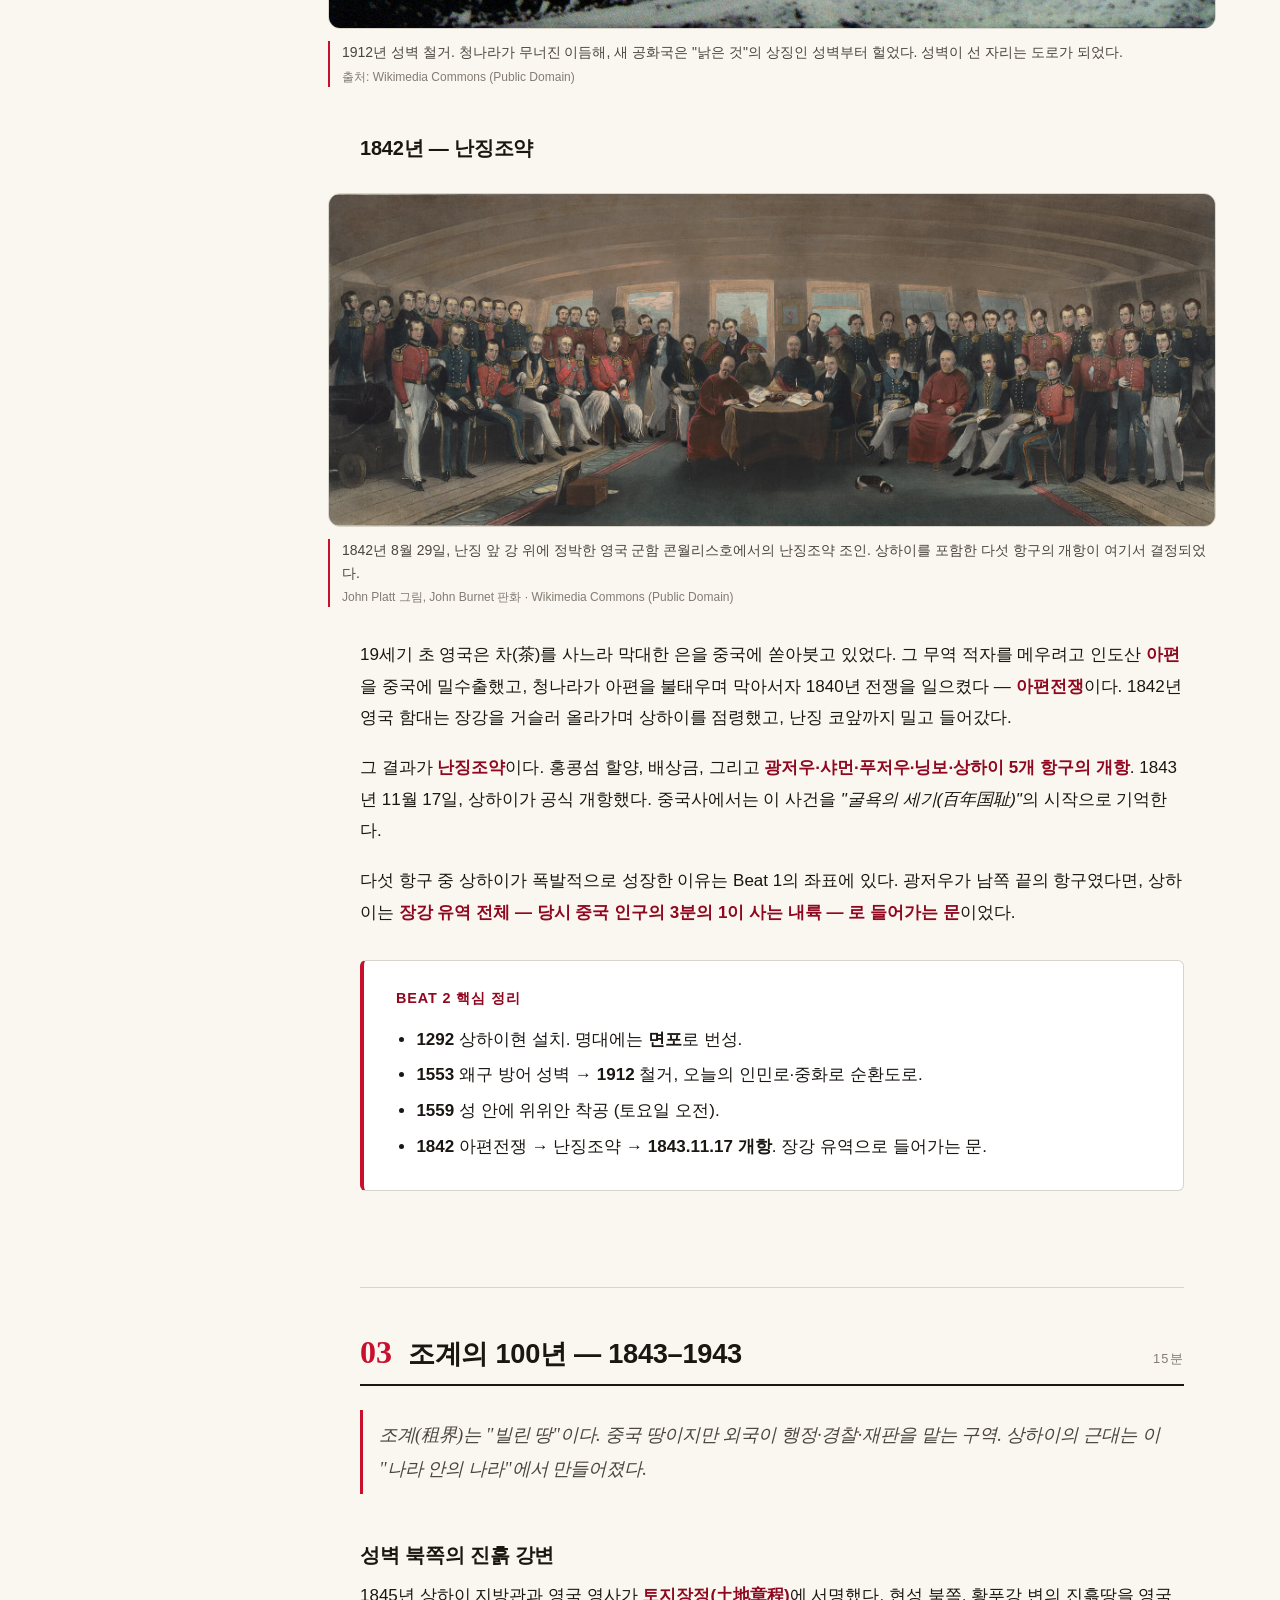
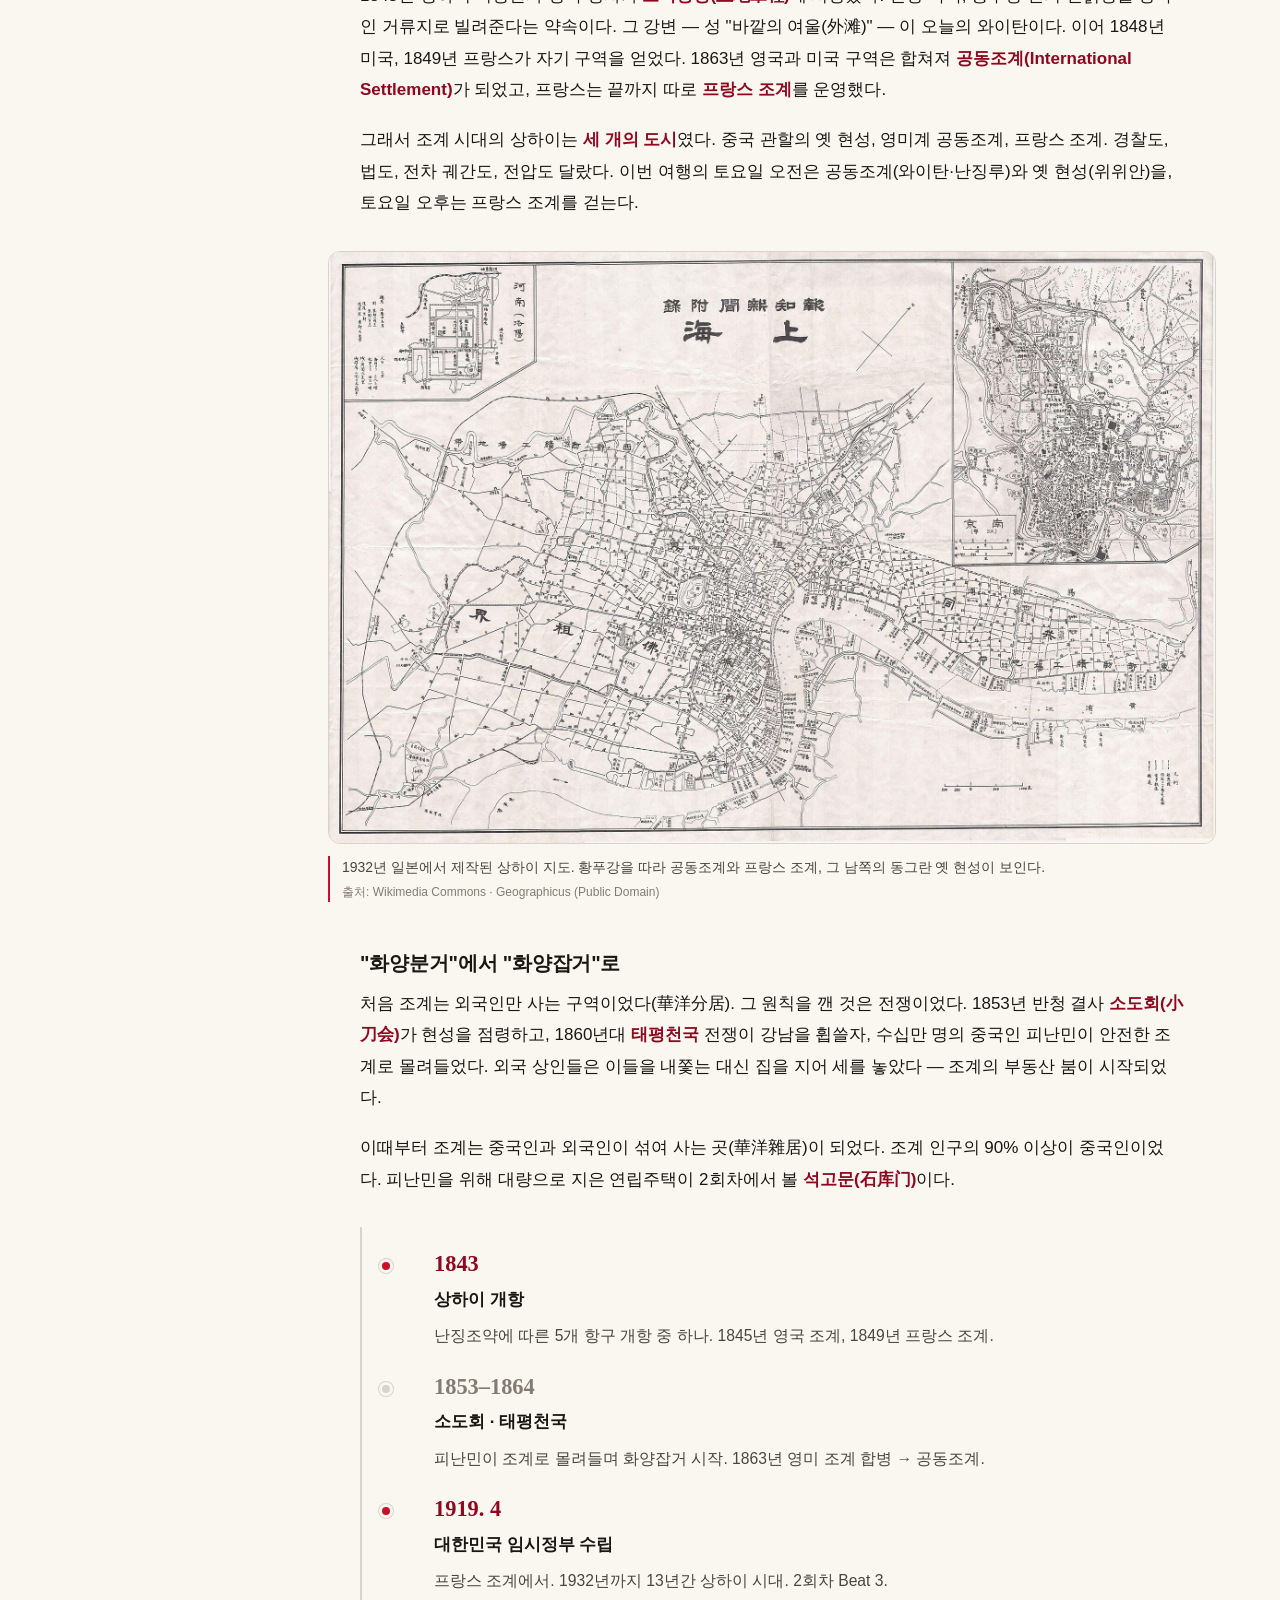
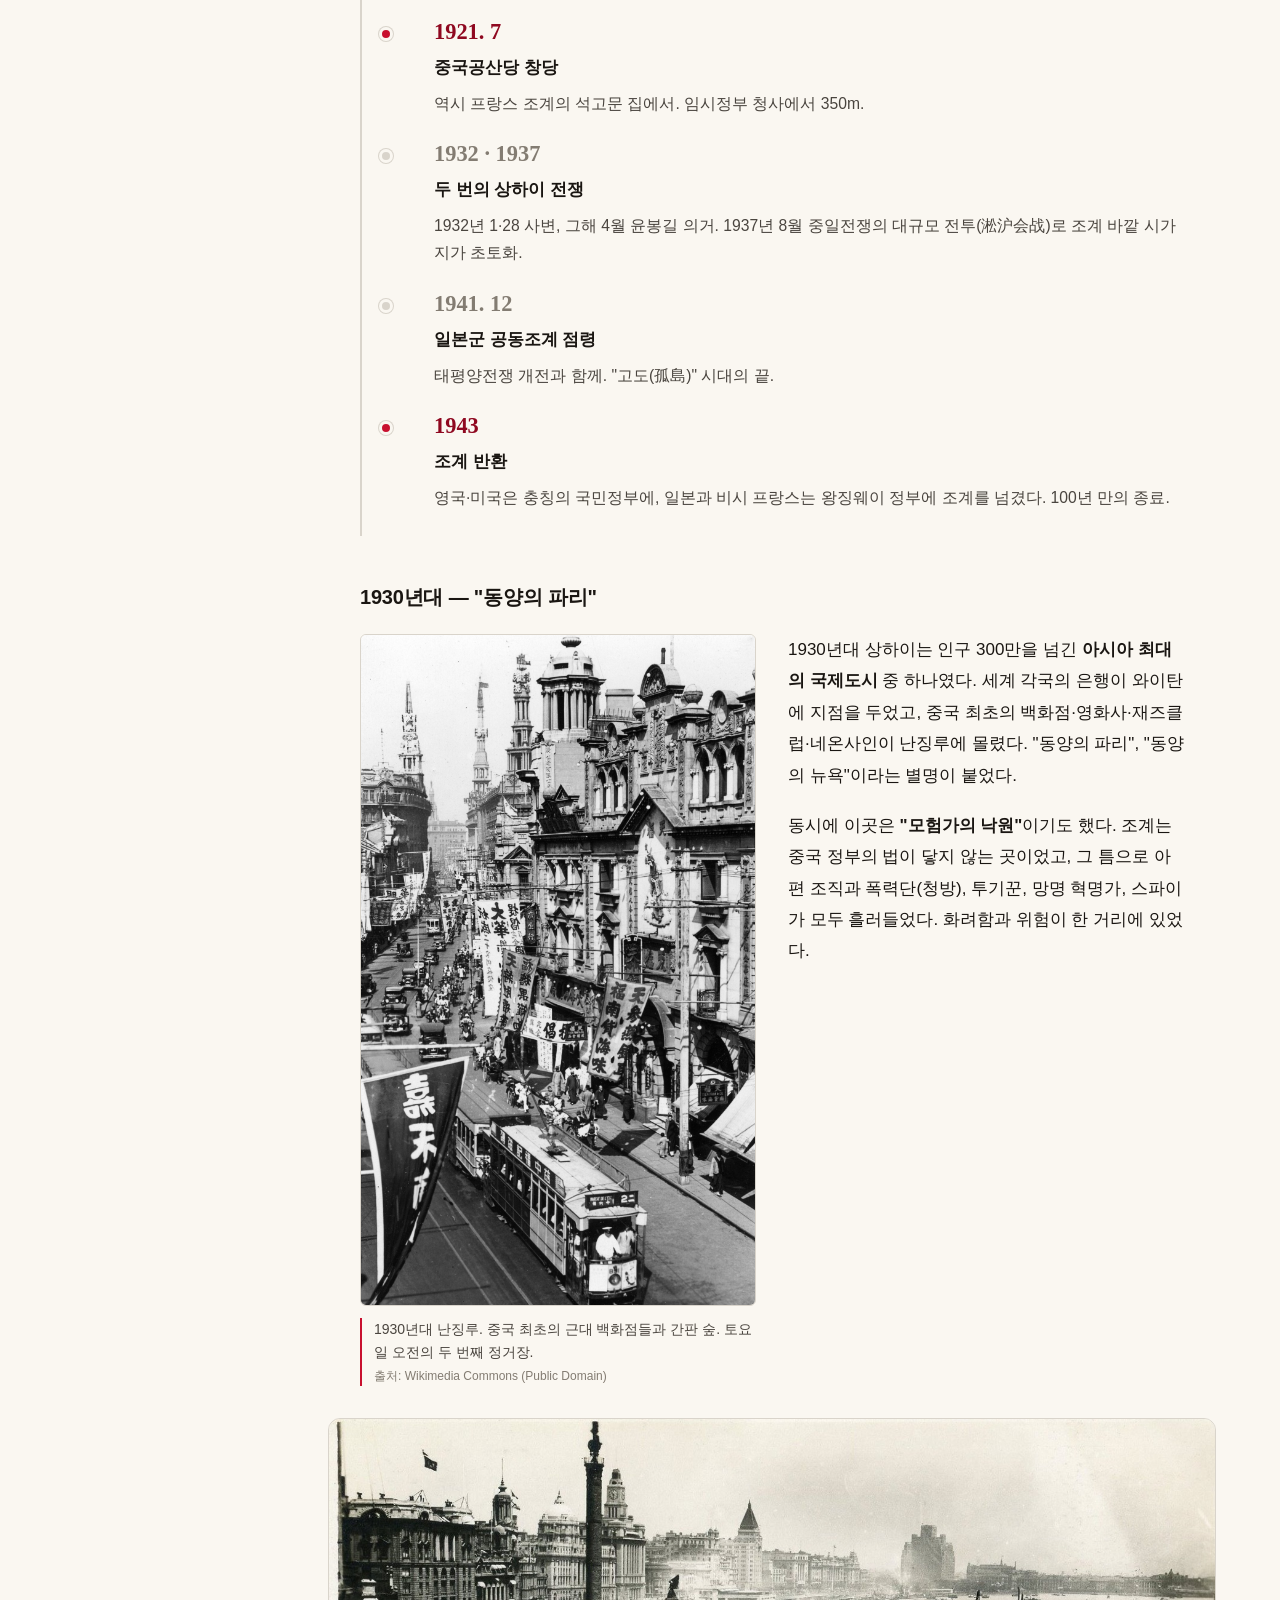
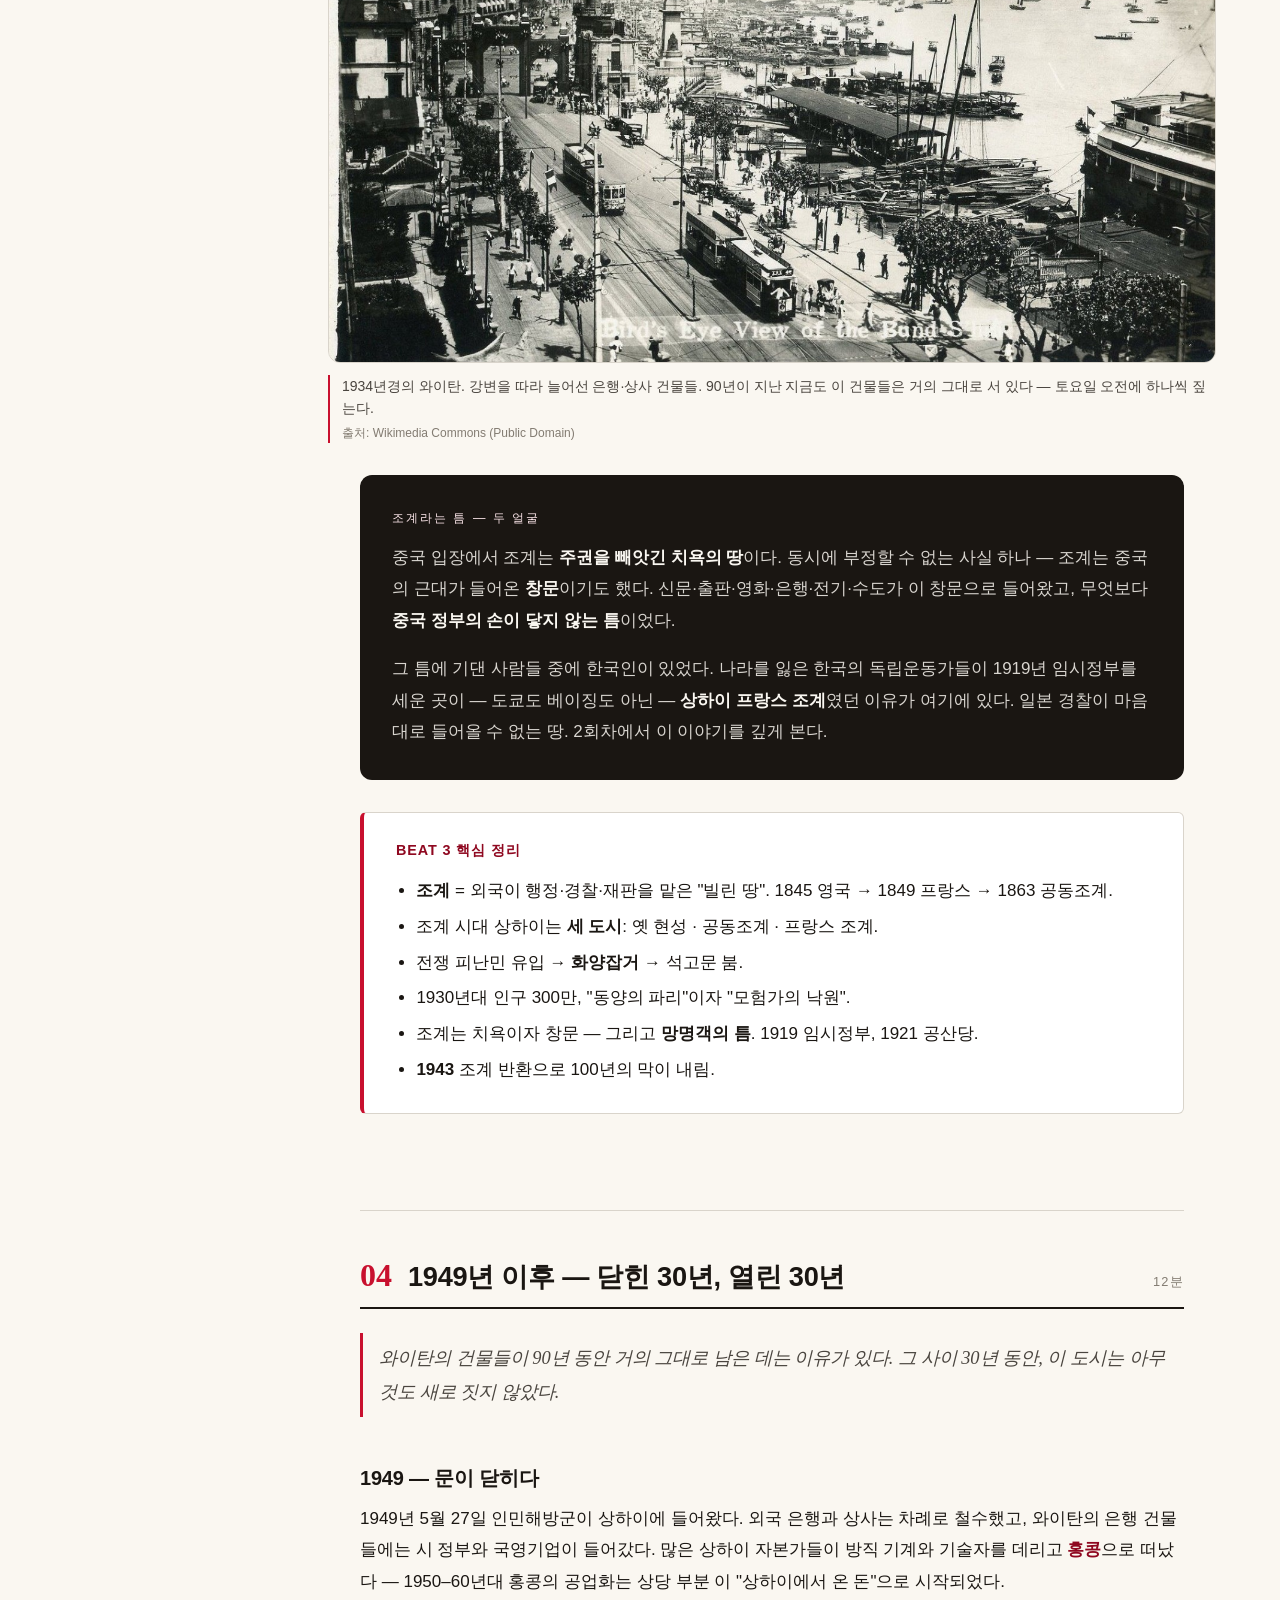
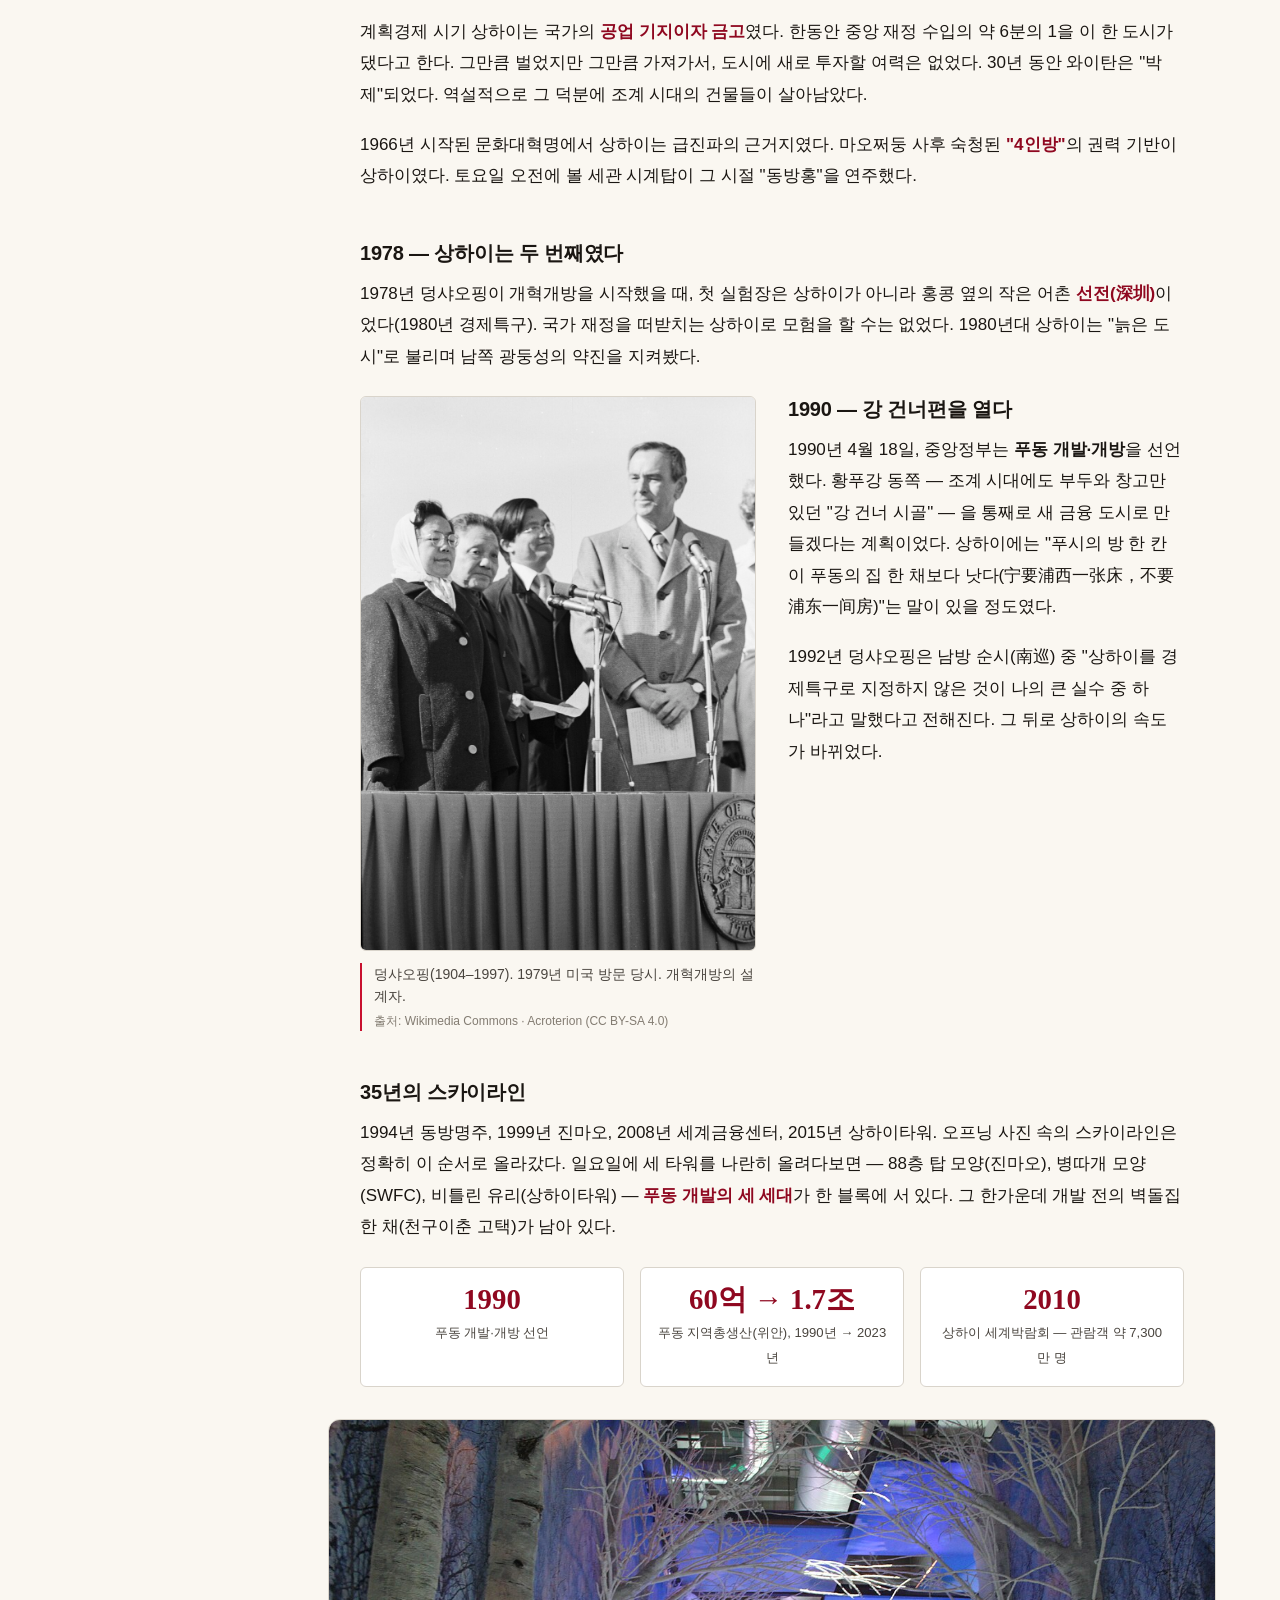
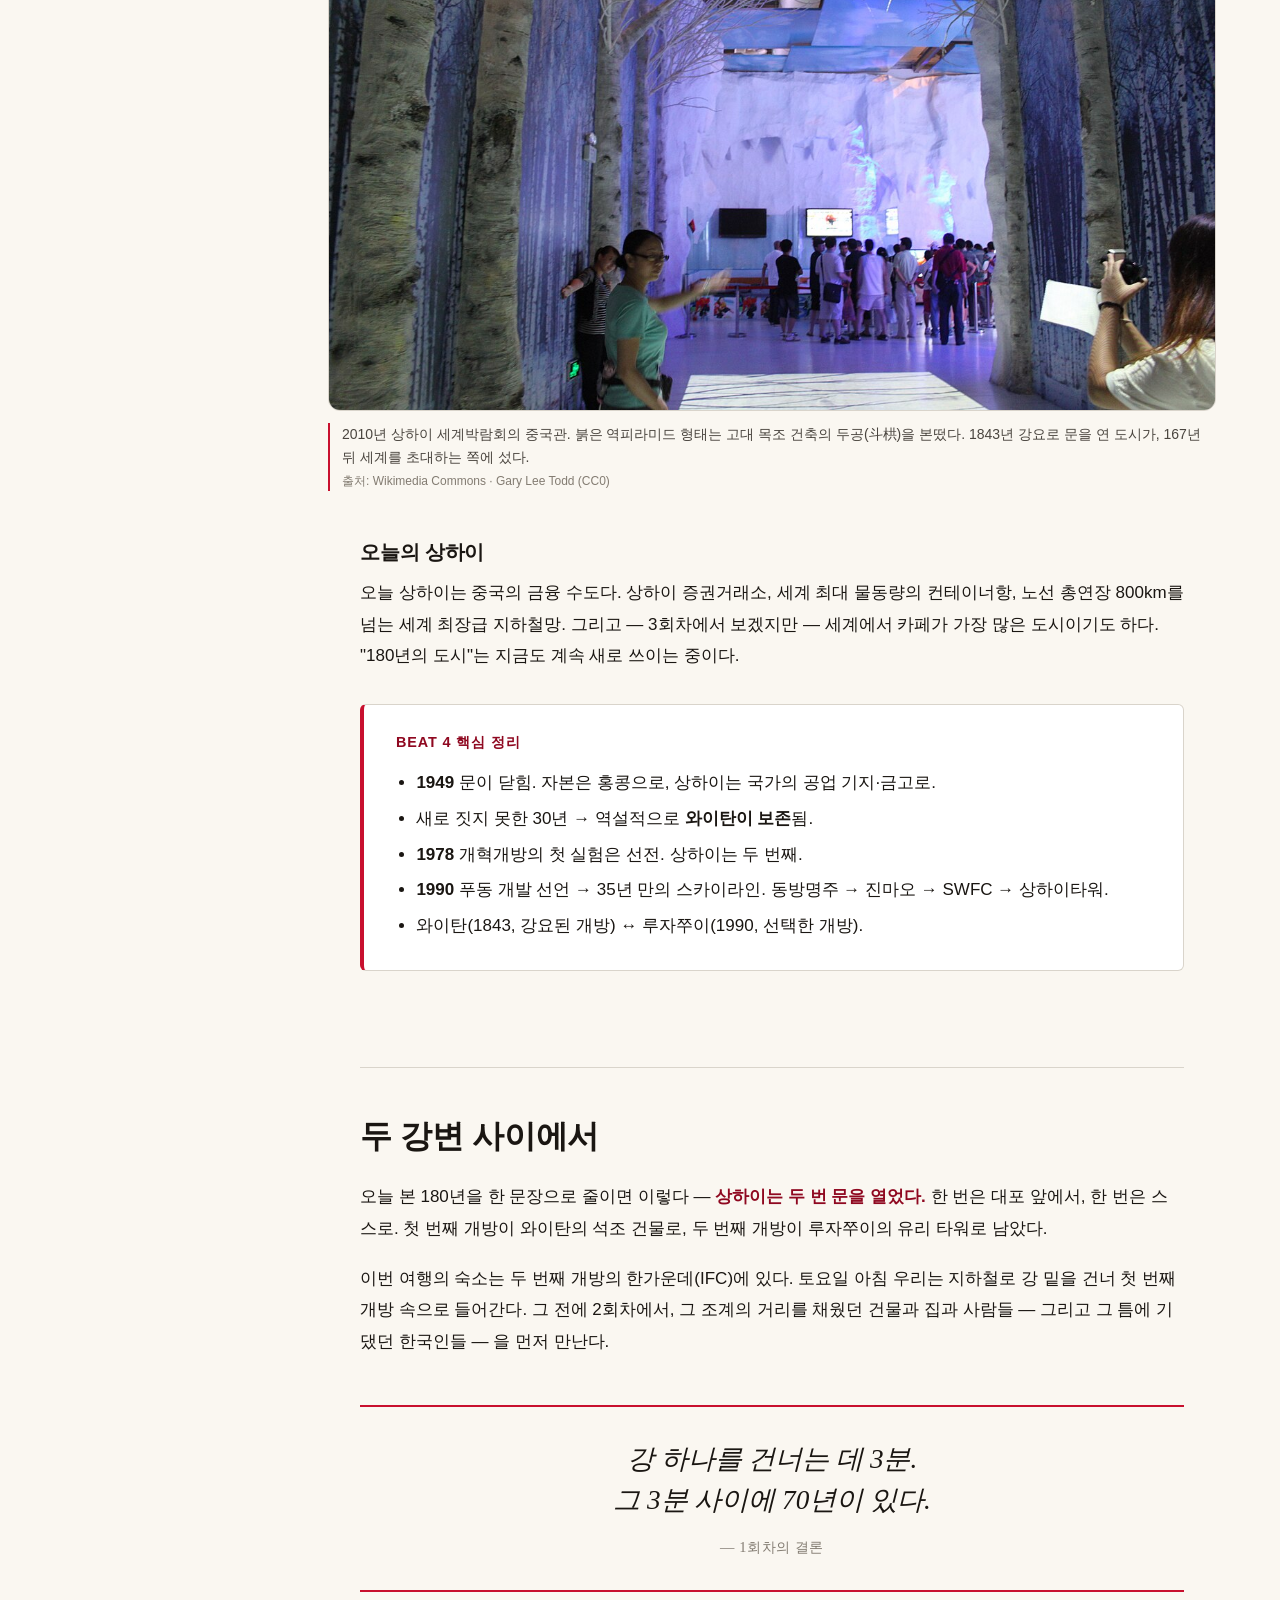
<file: lecture-shanghai/01-coordinates-history.html>
<!DOCTYPE html>
<html lang="ko">
<head>
<meta charset="UTF-8">
<meta name="viewport" content="width=device-width, initial-scale=1">
<title>1회 · 상하이라는 도시 — 좌표와 180년 | 상하이 교양강의</title>
<meta name="description" content="상하이 교양강의 1회차 — 장강 하구의 어촌이 개항·조계·혁명·개방을 거쳐 황푸강 양안의 두 도시가 되기까지. 좌표와 180년의 역사.">
<link rel="stylesheet" href="assets/css/base.css">
<link rel="stylesheet" href="assets/css/handout.css">
</head>
<body>
<div class="layout">

  <aside class="minitoc">
    <div class="minitoc-title">1회차 · 목차</div>
    <ol>
      <li><a href="#open"><span class="num">00</span>오프닝</a></li>
      <li><a href="#beat-1"><span class="num">01</span>좌표 — 중국 속 상하이</a></li>
      <li><a href="#beat-2"><span class="num">02</span>어촌에서 개항까지</a></li>
      <li><a href="#beat-3"><span class="num">03</span>조계의 100년</a></li>
      <li><a href="#beat-4"><span class="num">04</span>닫힌 30년, 열린 30년</a></li>
      <li><a href="#next"><span class="num">→</span>다음 회차 예고</a></li>
    </ol>
  </aside>

  <main>

    <header class="page-head">
      <div class="breadcrumb">
        <a href="index.html">← 상하이 교양강의</a> &middot; 1회차
      </div>
      <span class="kicker">Lecture 01</span>
      <h1>상하이라는 도시<br>— 좌표와 180년</h1>
      <p class="subtitle">베이징이 3,000년의 도시라면 상하이는 <strong>180년의 도시</strong>다. 1843년 강요된 개항에서 시작해 1990년 스스로 고른 개방까지 — 두 번 문을 연 도시. 그 두 번의 개방이 황푸강 양쪽에 하나씩 서 있다.</p>
      <div class="meta">
        <span><strong>분량</strong> 60분</span>
        <span><strong>구성</strong> 오프닝 + 4 Beat</span>
        <span><strong>전제</strong> 없음</span>
      </div>
    </header>

    <!-- 오프닝 -->
    <section class="beat" id="open">
      <div class="beat-header">
        <span class="beat-num">00</span>
        <h2>오프닝 — 한 강, 두 세기</h2>
        <span class="beat-time">5분</span>
      </div>

      <div class="prose">
        <p>상하이 와이탄의 강변 제방에 서면 한 시야에 두 개의 세기가 들어온다. 등 뒤로는 1920–30년대의 석조 은행과 호텔이 줄지어 있고, 강 건너편으로는 21세기의 유리 타워 숲이 솟아 있다. 폭 400m의 황푸강을 사이에 두고 <strong>한쪽은 1920년대, 다른 쪽은 2020년대</strong>다.</p>
        <p>더 놀라운 건 강 건너편의 나이다. 저 타워들이 선 루자쭈이는 <strong>1990년까지 창고와 조선소, 판잣집과 논밭</strong>이었다. 지금 우리가 보는 스카이라인의 거의 전부가 35년 사이에 생겼다.</p>
        <p>오늘은 이 한 장면이 어떻게 만들어졌는지를 네 박자로 본다 — <strong>① 상하이의 좌표 → ② 어촌에서 개항까지 → ③ 조계의 100년 → ④ 1949년 이후, 닫힌 30년과 열린 30년.</strong></p>
      </div>

      <figure class="full-fig">
        <img src="assets/images/01/pudong-panorama.jpg" alt="와이탄에서 바라본 루자쭈이 스카이라인과 황푸강">
        <figcaption>
          와이탄에서 본 황푸강 건너편 루자쭈이(푸동). 구슬을 꿴 탑이 동방명주(1994), 그 뒤의 세 초고층이 진마오(1999)·세계금융센터(2008)·상하이타워(2015). 이번 여행의 숙소 IFC도 이 강변에 있다.
          <span class="source">출처: Wikimedia Commons · King of Hearts (CC BY-SA 4.0)</span>
        </figcaption>
      </figure>

      <blockquote class="pullquote">
        와이탄은 강요된 개방의 얼굴이고,<br>
        루자쭈이는 선택한 개방의 얼굴이다.
        <cite>— 1회차의 큰 그림</cite>
      </blockquote>

      <aside class="sidenote">
        <div class="sidenote-title">시리즈 4회 미리보기</div>
        1회 상하이라는 도시 — 좌표와 180년 · 2회 조계와 모던 상하이 — 와이탄·석고문·임시정부 · 3회 상하이의 일상 — 음식·결제·교통·매너 · 4회 2박 3일 가이드 투어
      </aside>
    </section>

    <hr>

    <!-- Beat 1 -->
    <section class="beat" id="beat-1">
      <div class="beat-header">
        <span class="beat-num">01</span>
        <h2>좌표 — 중국 속의 상하이</h2>
        <span class="beat-time">12분</span>
      </div>

      <p class="lead-in">상하이가 어디에 있는지를 알면, 왜 하필 이 도시가 중국의 "바깥으로 난 창"이 되었는지 절반은 설명된다.</p>

      <div class="split">
        <figure>
          <img src="assets/images/01/shanghai-location-map.jpg" alt="중국 지도 속 상하이의 위치">
          <figcaption>중국 속 상하이. 동쪽 해안선의 한가운데, 장강(양쯔강)이 바다로 나가는 하구.<span class="source">출처: Wikimedia Commons · Dagvidur (CC BY-SA 4.0)</span></figcaption>
        </figure>
        <div class="text">
          <h3 style="margin-top:0">장강의 입, 해안선의 한가운데</h3>
          <p>상하이는 중국 해안선의 거의 정중앙, <strong>장강(長江, 양쯔강)</strong>이 동중국해로 흘러드는 하구 남쪽에 있다. 장강은 길이 6,300km, 중국 내륙 깊숙이 쓰촨까지 배가 들어가는 강이다. 그 강의 입구를 쥔 도시 — 내륙의 물산이 바다로 나가고, 바다의 물산이 내륙으로 들어가는 목.</p>
          <p>도시를 관통하는 강은 장강이 아니라 그 지류인 <strong>황푸강(黄浦江)</strong>이다. 황푸강이 도시를 서쪽의 <em>푸시(浦西)</em>와 동쪽의 <em>푸동(浦东)</em>으로 나눈다. 와이탄이 푸시, 루자쭈이가 푸동이다.</p>
        </div>
      </div>

      <div class="prose">
        <h3>"바다 위" — 이름과 약칭</h3>
        <p>"상하이(上海)"는 "바다로 나아가다", 또는 "바다 위의 (마을)"이라는 뜻으로 풀이된다. 도시의 약칭은 <strong>후(沪)</strong> — 옛날 이 일대 어민들이 물고기를 잡을 때 쓰던 대나무 어살(扈)에서 왔다. 자동차 번호판, 고속철 이름, 신문 제호에 "沪"가 보이면 상하이다. 이름부터 이 도시가 원래 무엇이었는지를 말해준다 — <strong>강 하구의 어촌.</strong></p>

        <h3>직할시, 2,480만의 도시</h3>
        <p>행정적으로 상하이는 성(省)에 속하지 않는 <strong>4개 직할시</strong>(베이징·톈진·상하이·충칭) 중 하나다. 면적 약 6,340km² — 서울의 10배가 넘는다. 도시 행정구역 안에 논밭과 섬(충밍섬)까지 들어 있기 때문이다. 상주인구는 약 <strong>2,480만</strong>. 중국에서 가장 큰 도시, 세계에서도 손꼽히는 도시다.</p>
        <p>한국에서의 거리는 가깝다. 서울에서 약 870km, 비행기로 약 2시간. <strong>시차는 1시간</strong>(상하이가 한 시간 늦다). 김포–훙차오 노선은 두 나라의 도심 공항을 잇는, 한 번 타보면 "해외여행 같지 않은" 노선이다.</p>
      </div>

      <div class="korea-mirror">
        <h3>거울 보기 — 서울 vs 상하이</h3>
        <div class="compare-grid">
          <div class="row">
            <div class="col label">면적</div>
            <div class="vs">vs</div>
            <div class="col label">면적</div>
          </div>
          <div class="row">
            <div class="col"><h4>서울</h4><div class="num">605 km²</div></div>
            <div class="vs">≈ 10배</div>
            <div class="col"><h4>상하이</h4><div class="num">6,340 km²</div></div>
          </div>
          <div class="row">
            <div class="col label">인구</div>
            <div class="vs"></div>
            <div class="col label">인구</div>
          </div>
          <div class="row">
            <div class="col"><h4>서울</h4><div class="num">약 930만</div></div>
            <div class="vs">≈ 2.7배</div>
            <div class="col"><h4>상하이</h4><div class="num">약 2,480만</div></div>
          </div>
          <div class="row">
            <div class="col label">도시의 나이</div>
            <div class="vs"></div>
            <div class="col label">도시의 나이</div>
          </div>
          <div class="row">
            <div class="col"><h4>한양 천도</h4><div class="num">1394년</div></div>
            <div class="vs">vs</div>
            <div class="col"><h4>개항</h4><div class="num">1843년</div></div>
          </div>
        </div>
      </div>

      <h3>상하이를 걷기 전에 알아둘 중국의 좌표 네 개</h3>
      <div class="compare">
        <div class="compare-card">
          <h4>① 간체자</h4>
          <div class="num">문자</div>
          <div class="label">한국에서 배운 한자(번체)를 획수를 줄여 바꾼 글자. 豫園 → 豫园, 飯店 → 饭店. 절반쯤은 짐작으로 읽힌다</div>
        </div>
        <div class="compare-card">
          <h4>② 위안(元)</h4>
          <div class="num">화폐</div>
          <div class="label">인민폐(RMB). 1위안 ≈ 190원 안팎(변동). 가격표엔 "¥" 또는 "元", 구어로는 "콰이(块)"</div>
        </div>
        <div class="compare-card">
          <h4>③ 당-국가</h4>
          <div class="num">체제</div>
          <div class="label">중국공산당이 국가를 이끄는 체제. 그 당이 1921년 태어난 곳이 바로 상하이 — 2회차·토요일 오후에 그 집을 지난다</div>
        </div>
        <div class="compare-card">
          <h4>④ 만리방화벽</h4>
          <div class="num">인터넷</div>
          <div class="label">구글·카카오톡 일부·인스타그램이 막혀 있다. 로밍이나 해외 eSIM이면 우회된다 — 3회차에서 자세히</div>
        </div>
      </div>

      <div class="prose">
        <h3>말 — 보통화와 상하이어</h3>
        <p>공식어는 <strong>보통화(普通话, 표준 중국어)</strong>다. 그러나 상하이 토박이끼리는 <strong>상하이어(上海话)</strong>를 쓴다. 오(吳)어 계열로, 보통화 화자도 알아듣기 어려울 만큼 다르다. "안녕하세요"가 보통화로는 <em>니하오(你好)</em>, 상하이어로는 <em>농호(侬好)</em>. "우리"를 뜻하는 <em>아라(阿拉)</em>는 상하이 사람의 자기 호칭처럼 쓰인다 — "아라 상하이닝(우리 상하이 사람)".</p>
      </div>

      <div class="summary-box">
        <div class="summary-title">Beat 1 핵심 정리</div>
        <ul>
          <li>중국 해안선 한가운데, <strong>장강 하구</strong>. 내륙과 바다를 잇는 목.</li>
          <li>황푸강이 도시를 <strong>푸시(와이탄)</strong>와 <strong>푸동(루자쭈이)</strong>로 나눈다.</li>
          <li>약칭 <strong>沪(후)</strong> — 어촌의 대나무 어살에서. 4대 직할시, 인구 약 2,480만.</li>
          <li>서울에서 2시간, 시차 1시간. 간체자·위안·당-국가·방화벽의 네 좌표.</li>
        </ul>
      </div>
    </section>

    <hr>

    <!-- Beat 2 -->
    <section class="beat" id="beat-2">
      <div class="beat-header">
        <span class="beat-num">02</span>
        <h2>어촌에서 개항까지 — 1843년 이전의 상하이</h2>
        <span class="beat-time">12분</span>
      </div>

      <p class="lead-in">"상하이는 1843년에 태어났다"는 말은 절반만 맞다. 개항 전에도 상하이는 있었다 — 성벽으로 둘러싸인 작은 현성(縣城)으로.</p>

      <div class="prose">
        <h3>진(鎭)에서 현(縣)으로</h3>
        <p>송나라 때인 11세기, 이 강변의 어촌에 세금을 걷는 작은 관청(上海务)이 생겼고, 13세기에는 <strong>상하이진(上海镇)</strong>이 되었다. 1292년 원나라가 이곳을 <strong>상하이현(上海县)</strong>으로 승격시킨 것이 행정 도시 상하이의 공식적인 시작이다. 그래도 한동안 상하이는 인근 쑤저우·항저우 같은 강남의 대도시들에 비하면 존재감이 없는 변두리 현이었다.</p>

        <h3>면화 — "옷감이 천하를 입힌다"</h3>
        <p>상하이를 처음 부자로 만든 것은 <strong>면화</strong>였다. 13세기 말, 하이난섬에서 면직 기술을 배워 돌아온 여인 <strong>황다오포(黄道婆)</strong>가 고향 사람들에게 물레와 베틀을 가르쳤다는 이야기가 전해진다. 명나라 때 상하이 일대(당시 쑹장부)의 면포는 "옷감이 천하를 입힌다(衣被天下)"는 말을 들을 만큼 전국으로 팔려 나갔다. 장강 하구의 물길이 그 면포를 실어 날랐다.</p>
      </div>

      <h3>1553년 — 성벽이 둘러쳐지다</h3>

      <div class="split">
        <figure>
          <img src="assets/images/01/old-city-wall.jpg" alt="상하이 옛 현성의 성벽">
          <figcaption>상하이 현성의 성벽(19세기 말–20세기 초 사진). 1553년 왜구를 막으려고 쌓았다.<span class="source">출처: Wikimedia Commons (Public Domain)</span></figcaption>
        </figure>
        <div class="text">
          <p>16세기 중반 중국 동남 해안은 <strong>왜구(倭寇)</strong>의 약탈에 시달렸다. 상하이도 여러 차례 습격당했고, 1553년 주민들은 둘레 약 4.5km의 둥근 성벽을 쌓았다.</p>
          <p>그 성벽이 오늘 상하이 지도에도 남아 있다. 1912년 성벽을 헐어낸 자리가 그대로 <strong>인민로(人民路)와 중화로(中华路)</strong>의 원형 순환도로가 되었기 때문이다. 지도에서 동그라미 모양의 도로를 찾으면 그 안이 옛 상하이다. 조계의 곧은 격자 도로와 달리 골목이 구불구불하다.</p>
          <p>이 성벽 안에서 1559년 한 관료가 부모를 위해 정원을 짓기 시작했다. <strong>위위안(豫园)</strong> — 토요일 오전의 점심 이후 목적지다.</p>
        </div>
      </div>

      <figure class="full-fig">
        <img src="assets/images/01/city-wall-dismantle.jpg" alt="1912년 상하이 성벽 철거 현장">
        <figcaption>
          1912년 성벽 철거. 청나라가 무너진 이듬해, 새 공화국은 "낡은 것"의 상징인 성벽부터 헐었다. 성벽이 선 자리는 도로가 되었다.
          <span class="source">출처: Wikimedia Commons (Public Domain)</span>
        </figcaption>
      </figure>

      <h3>1842년 — 난징조약</h3>

      <figure class="full-fig">
        <img src="assets/images/01/treaty-nanking.jpg" alt="1842년 난징조약 조인 장면">
        <figcaption>
          1842년 8월 29일, 난징 앞 강 위에 정박한 영국 군함 콘월리스호에서의 난징조약 조인. 상하이를 포함한 다섯 항구의 개항이 여기서 결정되었다.
          <span class="source">John Platt 그림, John Burnet 판화 · Wikimedia Commons (Public Domain)</span>
        </figcaption>
      </figure>

      <div class="prose">
        <p>19세기 초 영국은 차(茶)를 사느라 막대한 은을 중국에 쏟아붓고 있었다. 그 무역 적자를 메우려고 인도산 <strong>아편</strong>을 중국에 밀수출했고, 청나라가 아편을 불태우며 막아서자 1840년 전쟁을 일으켰다 — <strong>아편전쟁</strong>이다. 1842년 영국 함대는 장강을 거슬러 올라가며 상하이를 점령했고, 난징 코앞까지 밀고 들어갔다.</p>
        <p>그 결과가 <strong>난징조약</strong>이다. 홍콩섬 할양, 배상금, 그리고 <strong>광저우·샤먼·푸저우·닝보·상하이 5개 항구의 개항</strong>. 1843년 11월 17일, 상하이가 공식 개항했다. 중국사에서는 이 사건을 <em>"굴욕의 세기(百年国耻)"</em>의 시작으로 기억한다.</p>
        <p>다섯 항구 중 상하이가 폭발적으로 성장한 이유는 Beat 1의 좌표에 있다. 광저우가 남쪽 끝의 항구였다면, 상하이는 <strong>장강 유역 전체 — 당시 중국 인구의 3분의 1이 사는 내륙 — 로 들어가는 문</strong>이었다.</p>
      </div>

      <div class="summary-box">
        <div class="summary-title">Beat 2 핵심 정리</div>
        <ul>
          <li><strong>1292</strong> 상하이현 설치. 명대에는 <strong>면포</strong>로 번성.</li>
          <li><strong>1553</strong> 왜구 방어 성벽 → <strong>1912</strong> 철거, 오늘의 인민로·중화로 순환도로.</li>
          <li><strong>1559</strong> 성 안에 위위안 착공 (토요일 오전).</li>
          <li><strong>1842</strong> 아편전쟁 → 난징조약 → <strong>1843.11.17 개항</strong>. 장강 유역으로 들어가는 문.</li>
        </ul>
      </div>
    </section>

    <hr>

    <!-- Beat 3 -->
    <section class="beat" id="beat-3">
      <div class="beat-header">
        <span class="beat-num">03</span>
        <h2>조계의 100년 — 1843–1943</h2>
        <span class="beat-time">15분</span>
      </div>

      <p class="lead-in">조계(租界)는 "빌린 땅"이다. 중국 땅이지만 외국이 행정·경찰·재판을 맡는 구역. 상하이의 근대는 이 "나라 안의 나라"에서 만들어졌다.</p>

      <div class="prose">
        <h3>성벽 북쪽의 진흙 강변</h3>
        <p>1845년 상하이 지방관과 영국 영사가 <strong>토지장정(土地章程)</strong>에 서명했다. 현성 북쪽, 황푸강 변의 진흙땅을 영국인 거류지로 빌려준다는 약속이다. 그 강변 — 성 "바깥의 여울(外滩)" — 이 오늘의 와이탄이다. 이어 1848년 미국, 1849년 프랑스가 자기 구역을 얻었다. 1863년 영국과 미국 구역은 합쳐져 <strong>공동조계(International Settlement)</strong>가 되었고, 프랑스는 끝까지 따로 <strong>프랑스 조계</strong>를 운영했다.</p>
        <p>그래서 조계 시대의 상하이는 <strong>세 개의 도시</strong>였다. 중국 관할의 옛 현성, 영미계 공동조계, 프랑스 조계. 경찰도, 법도, 전차 궤간도, 전압도 달랐다. 이번 여행의 토요일 오전은 공동조계(와이탄·난징루)와 옛 현성(위위안)을, 토요일 오후는 프랑스 조계를 걷는다.</p>
      </div>

      <figure class="full-fig">
        <img src="assets/images/01/map-1932.jpg" alt="1932년 상하이 지도 — 조계 구역">
        <figcaption>
          1932년 일본에서 제작된 상하이 지도. 황푸강을 따라 공동조계와 프랑스 조계, 그 남쪽의 동그란 옛 현성이 보인다.
          <span class="source">출처: Wikimedia Commons · Geographicus (Public Domain)</span>
        </figcaption>
      </figure>

      <h3>"화양분거"에서 "화양잡거"로</h3>
      <div class="prose">
        <p>처음 조계는 외국인만 사는 구역이었다(華洋分居). 그 원칙을 깬 것은 전쟁이었다. 1853년 반청 결사 <strong>소도회(小刀会)</strong>가 현성을 점령하고, 1860년대 <strong>태평천국</strong> 전쟁이 강남을 휩쓸자, 수십만 명의 중국인 피난민이 안전한 조계로 몰려들었다. 외국 상인들은 이들을 내쫓는 대신 집을 지어 세를 놓았다 — 조계의 부동산 붐이 시작되었다.</p>
        <p>이때부터 조계는 중국인과 외국인이 섞여 사는 곳(華洋雜居)이 되었다. 조계 인구의 90% 이상이 중국인이었다. 피난민을 위해 대량으로 지은 연립주택이 2회차에서 볼 <strong>석고문(石库门)</strong>이다.</p>
      </div>

      <div class="timeline">
        <div class="event">
          <div class="year">1843</div>
          <div class="title">상하이 개항</div>
          <p class="detail">난징조약에 따른 5개 항구 개항 중 하나. 1845년 영국 조계, 1849년 프랑스 조계.</p>
        </div>
        <div class="event muted">
          <div class="year">1853–1864</div>
          <div class="title">소도회 · 태평천국</div>
          <p class="detail">피난민이 조계로 몰려들며 화양잡거 시작. 1863년 영미 조계 합병 → 공동조계.</p>
        </div>
        <div class="event">
          <div class="year">1919. 4</div>
          <div class="title">대한민국 임시정부 수립</div>
          <p class="detail">프랑스 조계에서. 1932년까지 13년간 상하이 시대. 2회차 Beat 3.</p>
        </div>
        <div class="event">
          <div class="year">1921. 7</div>
          <div class="title">중국공산당 창당</div>
          <p class="detail">역시 프랑스 조계의 석고문 집에서. 임시정부 청사에서 350m.</p>
        </div>
        <div class="event muted">
          <div class="year">1932 · 1937</div>
          <div class="title">두 번의 상하이 전쟁</div>
          <p class="detail">1932년 1·28 사변, 그해 4월 윤봉길 의거. 1937년 8월 중일전쟁의 대규모 전투(淞沪会战)로 조계 바깥 시가지가 초토화.</p>
        </div>
        <div class="event muted">
          <div class="year">1941. 12</div>
          <div class="title">일본군 공동조계 점령</div>
          <p class="detail">태평양전쟁 개전과 함께. "고도(孤島)" 시대의 끝.</p>
        </div>
        <div class="event">
          <div class="year">1943</div>
          <div class="title">조계 반환</div>
          <p class="detail">영국·미국은 충칭의 국민정부에, 일본과 비시 프랑스는 왕징웨이 정부에 조계를 넘겼다. 100년 만의 종료.</p>
        </div>
      </div>

      <h3>1930년대 — "동양의 파리"</h3>

      <div class="split">
        <figure>
          <img src="assets/images/01/nanjing-road-1930s.jpg" alt="1930년대 상하이 난징루의 간판 거리">
          <figcaption>1930년대 난징루. 중국 최초의 근대 백화점들과 간판 숲. 토요일 오전의 두 번째 정거장.<span class="source">출처: Wikimedia Commons (Public Domain)</span></figcaption>
        </figure>
        <div class="text">
          <p>1930년대 상하이는 인구 300만을 넘긴 <strong>아시아 최대의 국제도시</strong> 중 하나였다. 세계 각국의 은행이 와이탄에 지점을 두었고, 중국 최초의 백화점·영화사·재즈클럽·네온사인이 난징루에 몰렸다. "동양의 파리", "동양의 뉴욕"이라는 별명이 붙었다.</p>
          <p>동시에 이곳은 <strong>"모험가의 낙원"</strong>이기도 했다. 조계는 중국 정부의 법이 닿지 않는 곳이었고, 그 틈으로 아편 조직과 폭력단(청방), 투기꾼, 망명 혁명가, 스파이가 모두 흘러들었다. 화려함과 위험이 한 거리에 있었다.</p>
        </div>
      </div>

      <figure class="full-fig">
        <img src="assets/images/01/bund-1934.jpg" alt="1934년경의 와이탄">
        <figcaption>
          1934년경의 와이탄. 강변을 따라 늘어선 은행·상사 건물들. 90년이 지난 지금도 이 건물들은 거의 그대로 서 있다 — 토요일 오전에 하나씩 짚는다.
          <span class="source">출처: Wikimedia Commons (Public Domain)</span>
        </figcaption>
      </figure>

      <div class="dark-callout">
        <div class="label">조계라는 틈 — 두 얼굴</div>
        <p>중국 입장에서 조계는 <strong>주권을 빼앗긴 치욕의 땅</strong>이다. 동시에 부정할 수 없는 사실 하나 — 조계는 중국의 근대가 들어온 <strong>창문</strong>이기도 했다. 신문·출판·영화·은행·전기·수도가 이 창문으로 들어왔고, 무엇보다 <strong>중국 정부의 손이 닿지 않는 틈</strong>이었다.</p>
        <p>그 틈에 기댄 사람들 중에 한국인이 있었다. 나라를 잃은 한국의 독립운동가들이 1919년 임시정부를 세운 곳이 — 도쿄도 베이징도 아닌 — <strong>상하이 프랑스 조계</strong>였던 이유가 여기에 있다. 일본 경찰이 마음대로 들어올 수 없는 땅. 2회차에서 이 이야기를 깊게 본다.</p>
      </div>

      <div class="summary-box">
        <div class="summary-title">Beat 3 핵심 정리</div>
        <ul>
          <li><strong>조계</strong> = 외국이 행정·경찰·재판을 맡은 "빌린 땅". 1845 영국 → 1849 프랑스 → 1863 공동조계.</li>
          <li>조계 시대 상하이는 <strong>세 도시</strong>: 옛 현성 · 공동조계 · 프랑스 조계.</li>
          <li>전쟁 피난민 유입 → <strong>화양잡거</strong> → 석고문 붐.</li>
          <li>1930년대 인구 300만, "동양의 파리"이자 "모험가의 낙원".</li>
          <li>조계는 치욕이자 창문 — 그리고 <strong>망명객의 틈</strong>. 1919 임시정부, 1921 공산당.</li>
          <li><strong>1943</strong> 조계 반환으로 100년의 막이 내림.</li>
        </ul>
      </div>
    </section>

    <hr>

    <!-- Beat 4 -->
    <section class="beat" id="beat-4">
      <div class="beat-header">
        <span class="beat-num">04</span>
        <h2>1949년 이후 — 닫힌 30년, 열린 30년</h2>
        <span class="beat-time">12분</span>
      </div>

      <p class="lead-in">와이탄의 건물들이 90년 동안 거의 그대로 남은 데는 이유가 있다. 그 사이 30년 동안, 이 도시는 아무것도 새로 짓지 않았다.</p>

      <div class="prose">
        <h3>1949 — 문이 닫히다</h3>
        <p>1949년 5월 27일 인민해방군이 상하이에 들어왔다. 외국 은행과 상사는 차례로 철수했고, 와이탄의 은행 건물들에는 시 정부와 국영기업이 들어갔다. 많은 상하이 자본가들이 방직 기계와 기술자를 데리고 <strong>홍콩</strong>으로 떠났다 — 1950–60년대 홍콩의 공업화는 상당 부분 이 "상하이에서 온 돈"으로 시작되었다.</p>
        <p>계획경제 시기 상하이는 국가의 <strong>공업 기지이자 금고</strong>였다. 한동안 중앙 재정 수입의 약 6분의 1을 이 한 도시가 댔다고 한다. 그만큼 벌었지만 그만큼 가져가서, 도시에 새로 투자할 여력은 없었다. 30년 동안 와이탄은 "박제"되었다. 역설적으로 그 덕분에 조계 시대의 건물들이 살아남았다.</p>
        <p>1966년 시작된 문화대혁명에서 상하이는 급진파의 근거지였다. 마오쩌둥 사후 숙청된 <strong>"4인방"</strong>의 권력 기반이 상하이였다. 토요일 오전에 볼 세관 시계탑이 그 시절 "동방홍"을 연주했다.</p>

        <h3>1978 — 상하이는 두 번째였다</h3>
        <p>1978년 덩샤오핑이 개혁개방을 시작했을 때, 첫 실험장은 상하이가 아니라 홍콩 옆의 작은 어촌 <strong>선전(深圳)</strong>이었다(1980년 경제특구). 국가 재정을 떠받치는 상하이로 모험을 할 수는 없었다. 1980년대 상하이는 "늙은 도시"로 불리며 남쪽 광둥성의 약진을 지켜봤다.</p>
      </div>

      <div class="split">
        <figure>
          <img src="assets/images/01/deng-xiaoping.jpg" alt="1979년 미국 방문 당시의 덩샤오핑">
          <figcaption>덩샤오핑(1904–1997). 1979년 미국 방문 당시. 개혁개방의 설계자.<span class="source">출처: Wikimedia Commons · Acroterion (CC BY-SA 4.0)</span></figcaption>
        </figure>
        <div class="text">
          <h3 style="margin-top:0">1990 — 강 건너편을 열다</h3>
          <p>1990년 4월 18일, 중앙정부는 <strong>푸동 개발·개방</strong>을 선언했다. 황푸강 동쪽 — 조계 시대에도 부두와 창고만 있던 "강 건너 시골" — 을 통째로 새 금융 도시로 만들겠다는 계획이었다. 상하이에는 "푸시의 방 한 칸이 푸동의 집 한 채보다 낫다(宁要浦西一张床，不要浦东一间房)"는 말이 있을 정도였다.</p>
          <p>1992년 덩샤오핑은 남방 순시(南巡) 중 "상하이를 경제특구로 지정하지 않은 것이 나의 큰 실수 중 하나"라고 말했다고 전해진다. 그 뒤로 상하이의 속도가 바뀌었다.</p>
        </div>
      </div>

      <div class="prose">
        <h3>35년의 스카이라인</h3>
        <p>1994년 동방명주, 1999년 진마오, 2008년 세계금융센터, 2015년 상하이타워. 오프닝 사진 속의 스카이라인은 정확히 이 순서로 올라갔다. 일요일에 세 타워를 나란히 올려다보면 — 88층 탑 모양(진마오), 병따개 모양(SWFC), 비틀린 유리(상하이타워) — <strong>푸동 개발의 세 세대</strong>가 한 블록에 서 있다. 그 한가운데 개발 전의 벽돌집 한 채(천구이춘 고택)가 남아 있다.</p>
      </div>

      <div class="stat-cards">
        <div class="stat-card"><div class="big">1990</div><div class="label">푸동 개발·개방 선언</div></div>
        <div class="stat-card"><div class="big">60억 → 1.7조</div><div class="label">푸동 지역총생산(위안), 1990년 → 2023년</div></div>
        <div class="stat-card"><div class="big">2010</div><div class="label">상하이 세계박람회 — 관람객 약 7,300만 명</div></div>
      </div>

      <figure class="full-fig">
        <img src="assets/images/01/expo-china-pavilion.jpg" alt="2010 상하이 엑스포 중국관">
        <figcaption>
          2010년 상하이 세계박람회의 중국관. 붉은 역피라미드 형태는 고대 목조 건축의 두공(斗栱)을 본떴다. 1843년 강요로 문을 연 도시가, 167년 뒤 세계를 초대하는 쪽에 섰다.
          <span class="source">출처: Wikimedia Commons · Gary Lee Todd (CC0)</span>
        </figcaption>
      </figure>

      <div class="prose">
        <h3>오늘의 상하이</h3>
        <p>오늘 상하이는 중국의 금융 수도다. 상하이 증권거래소, 세계 최대 물동량의 컨테이너항, 노선 총연장 800km를 넘는 세계 최장급 지하철망. 그리고 — 3회차에서 보겠지만 — 세계에서 카페가 가장 많은 도시이기도 하다. "180년의 도시"는 지금도 계속 새로 쓰이는 중이다.</p>
      </div>

      <div class="summary-box">
        <div class="summary-title">Beat 4 핵심 정리</div>
        <ul>
          <li><strong>1949</strong> 문이 닫힘. 자본은 홍콩으로, 상하이는 국가의 공업 기지·금고로.</li>
          <li>새로 짓지 못한 30년 → 역설적으로 <strong>와이탄이 보존</strong>됨.</li>
          <li><strong>1978</strong> 개혁개방의 첫 실험은 선전. 상하이는 두 번째.</li>
          <li><strong>1990</strong> 푸동 개발 선언 → 35년 만의 스카이라인. 동방명주 → 진마오 → SWFC → 상하이타워.</li>
          <li>와이탄(1843, 강요된 개방) ↔ 루자쭈이(1990, 선택한 개방).</li>
        </ul>
      </div>
    </section>

    <hr>

    <!-- 클로징 -->
    <section>
      <h2 style="font-size:2rem; margin-bottom:24px;">두 강변 사이에서</h2>

      <div class="prose">
        <p>오늘 본 180년을 한 문장으로 줄이면 이렇다 — <strong>상하이는 두 번 문을 열었다.</strong> 한 번은 대포 앞에서, 한 번은 스스로. 첫 번째 개방이 와이탄의 석조 건물로, 두 번째 개방이 루자쭈이의 유리 타워로 남았다.</p>
        <p>이번 여행의 숙소는 두 번째 개방의 한가운데(IFC)에 있다. 토요일 아침 우리는 지하철로 강 밑을 건너 첫 번째 개방 속으로 들어간다. 그 전에 2회차에서, 그 조계의 거리를 채웠던 건물과 집과 사람들 — 그리고 그 틈에 기댔던 한국인들 — 을 먼저 만난다.</p>
      </div>

      <blockquote class="pullquote">
        강 하나를 건너는 데 3분.<br>
        그 3분 사이에 70년이 있다.
        <cite>— 1회차의 결론</cite>
      </blockquote>

      <div class="next-up" id="next">
        <span class="kicker">다음 회차 예고</span>
        <h3>2회 · 조계와 모던 상하이 — 와이탄·석고문·임시정부</h3>
        <p>와이탄 52동의 건물은 무엇을 과시하려 했나. 상하이 사람들의 집 — 석고문과 룽탕. 1919–1932, 프랑스 조계 13년의 <strong>대한민국 임시정부</strong>와 윤봉길. 그리고 롼링위·장아이링·루쉰의 1930년대와 플라타너스 길 위의 오늘.</p>
        <div class="actions">
          <a href="index.html" class="btn">↑ 메인으로</a>
          <a href="02-concessions-modern.html" class="btn primary">2회로 →</a>
        </div>
      </div>
    </section>

    <footer class="page-footer">
      <p>상하이 교양강의 · 1회차 — 좌표와 180년 ·
        <a href="index.html">전체 커리큘럼</a> ·
        <a href="02-concessions-modern.html">2회차 →</a>
      </p>
      <p>이미지 출처: <code>assets/images/01/credits.txt</code></p>
    </footer>

  </main>
</div>

<script>
  (function() {
    const sections = document.querySelectorAll('.beat, #next');
    const links = document.querySelectorAll('.minitoc a');
    const observer = new IntersectionObserver((entries) => {
      entries.forEach(entry => {
        if (entry.isIntersecting) {
          const id = entry.target.id;
          links.forEach(a => {
            a.classList.toggle('active', a.getAttribute('href') === '#' + id);
          });
        }
      });
    }, { rootMargin: '-30% 0px -60% 0px' });
    sections.forEach(s => observer.observe(s));
  })();
</script>
</body>
</html>
</file>
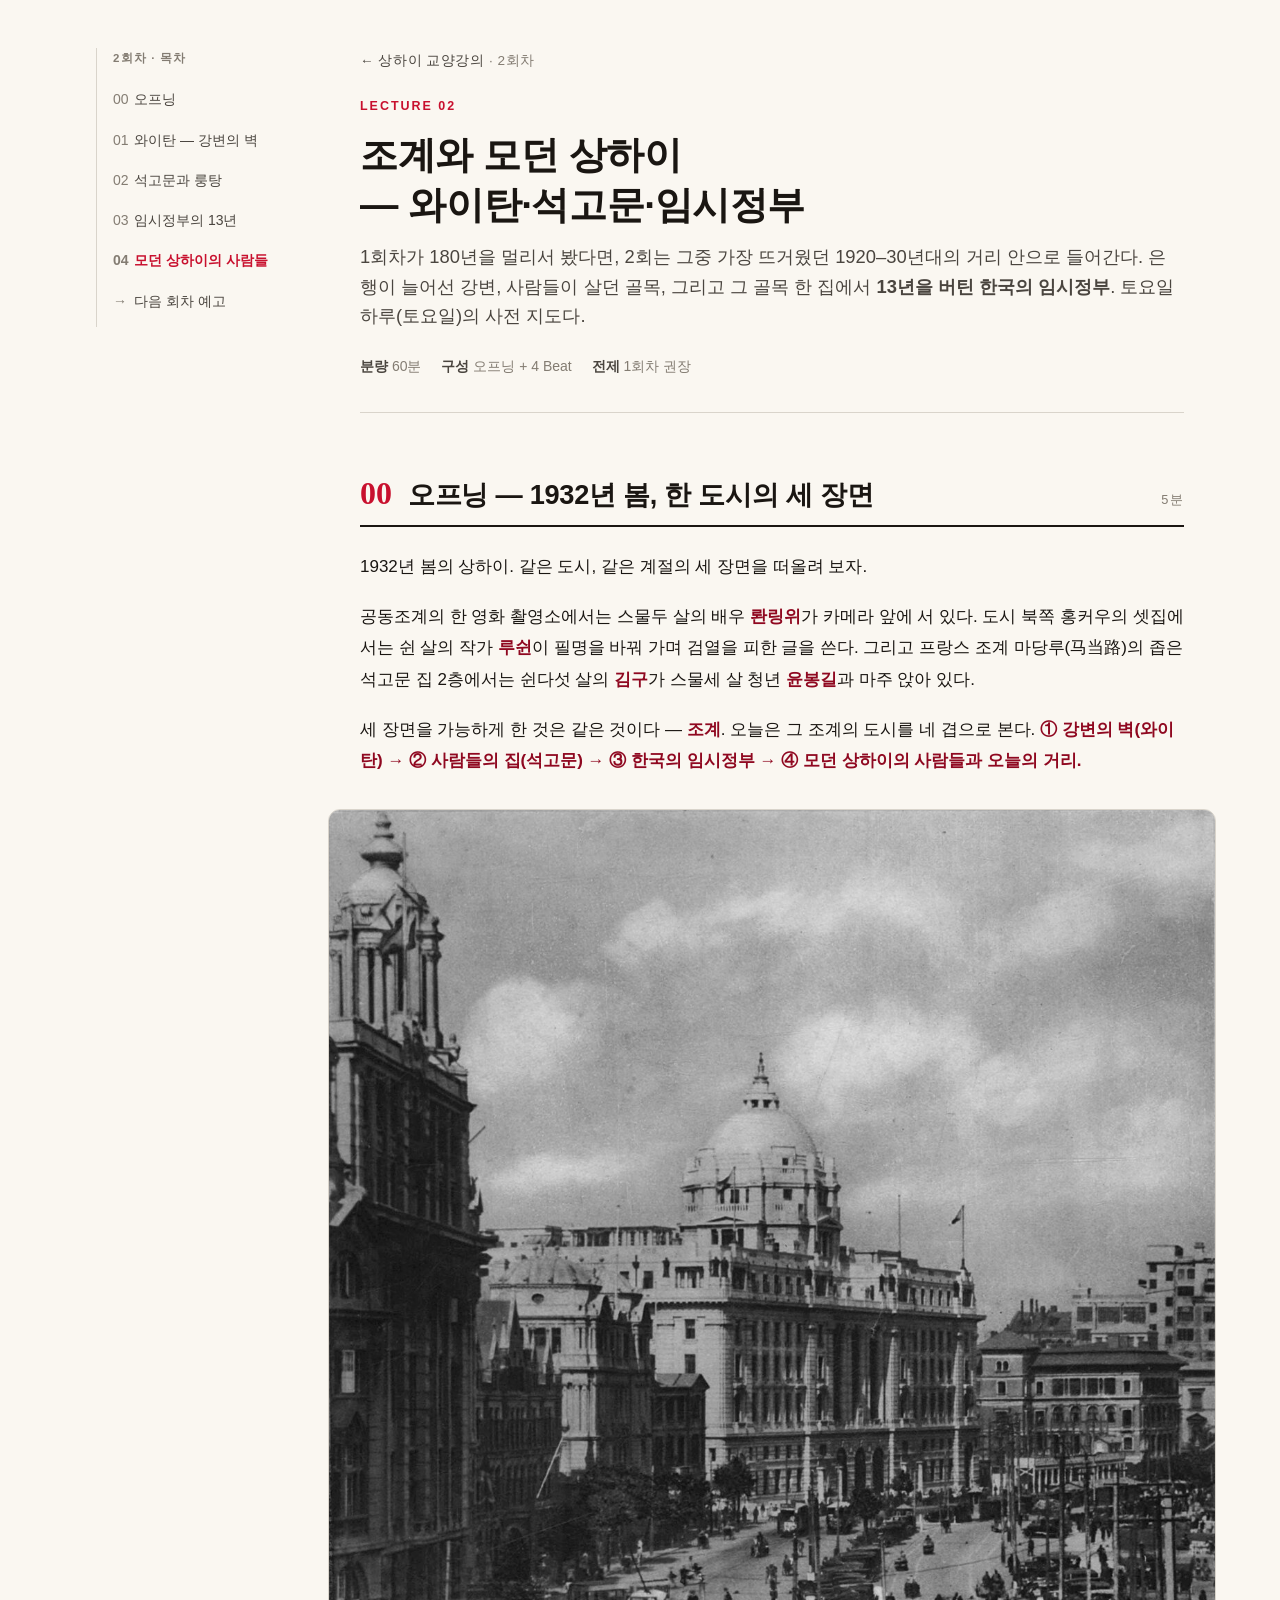
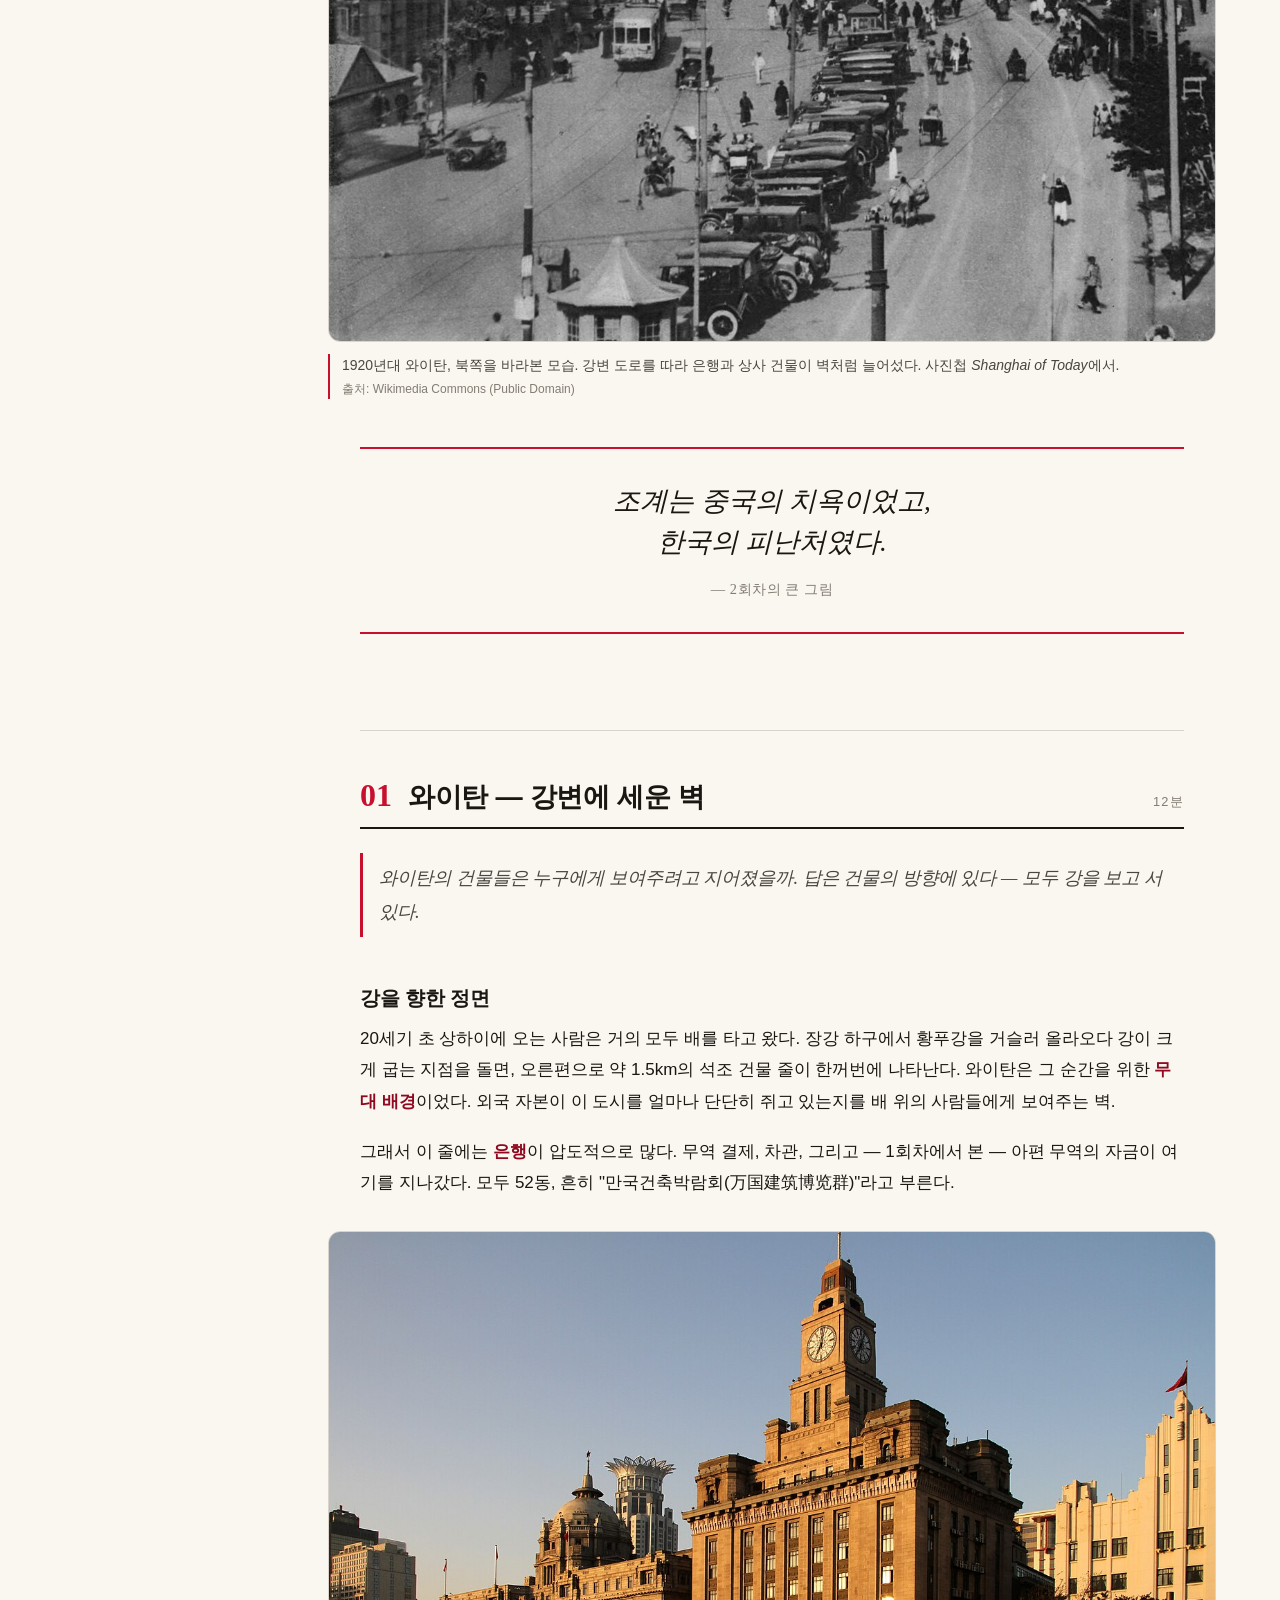
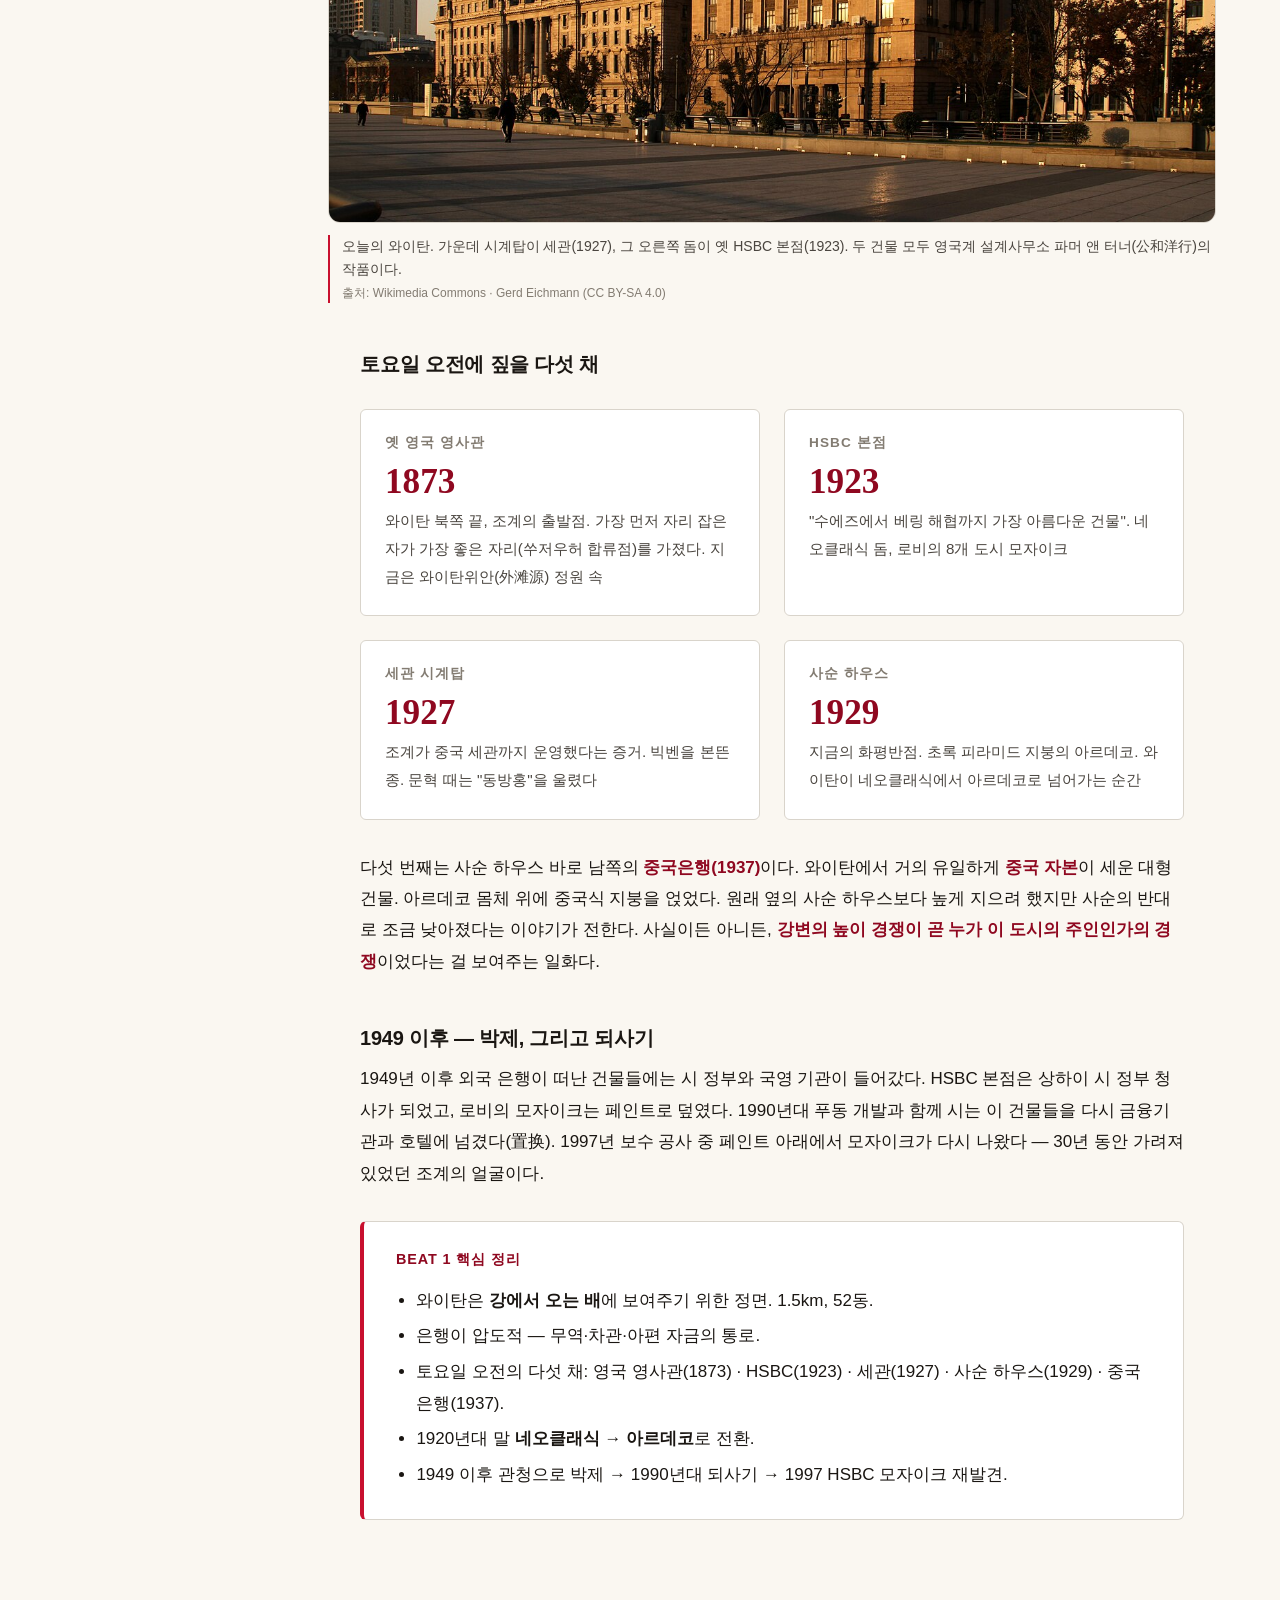
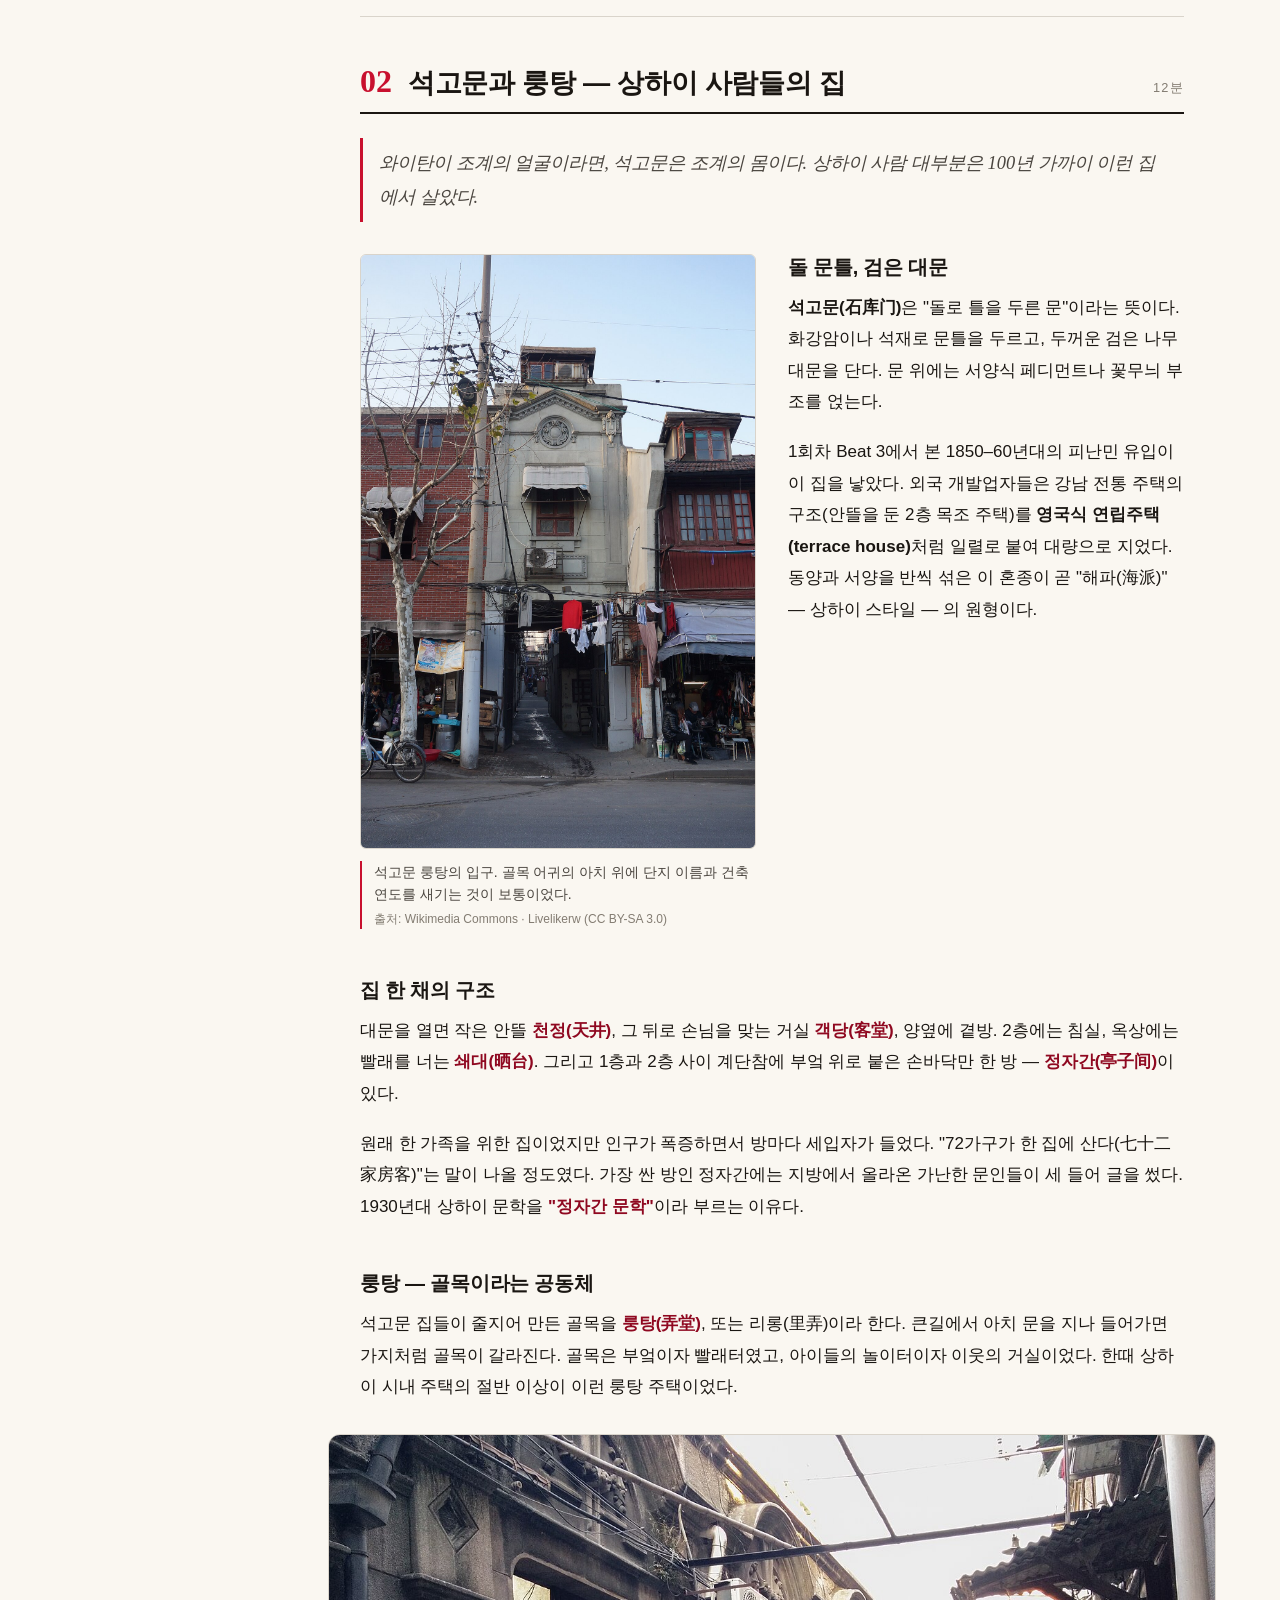
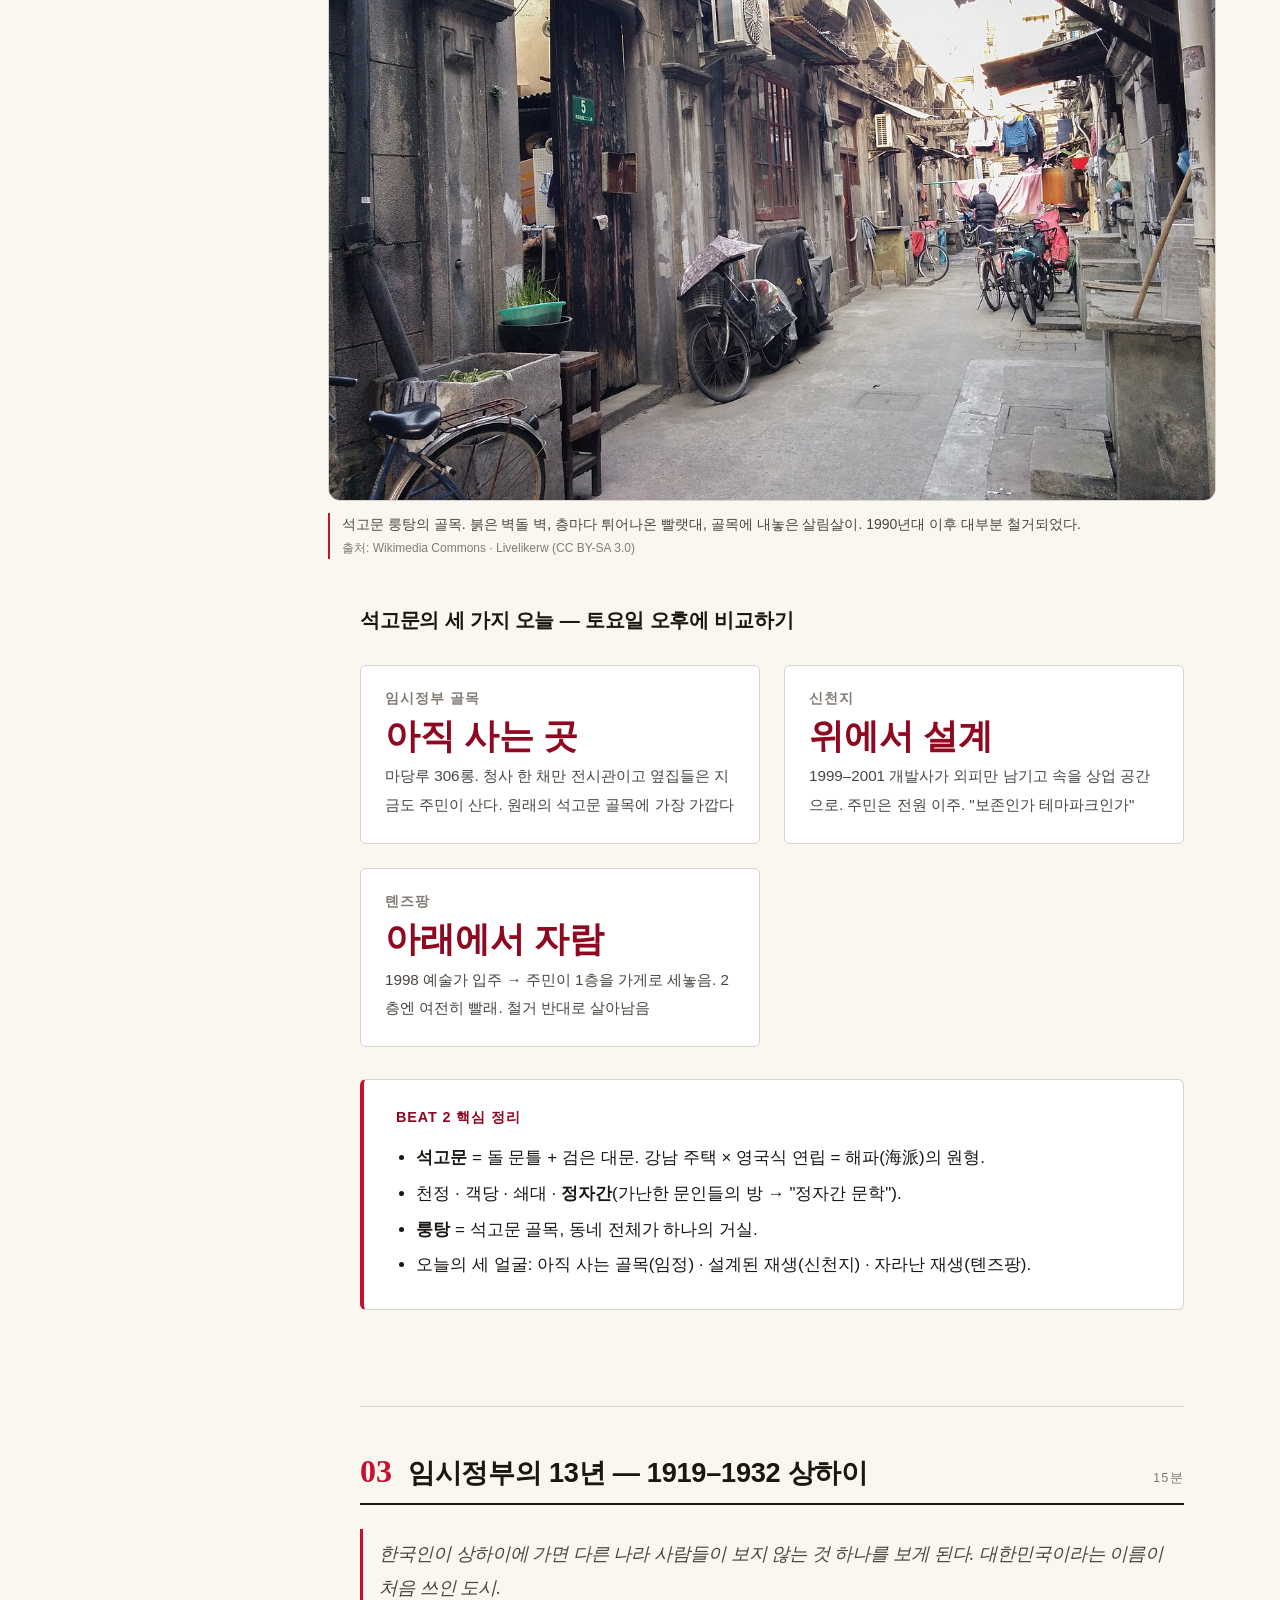
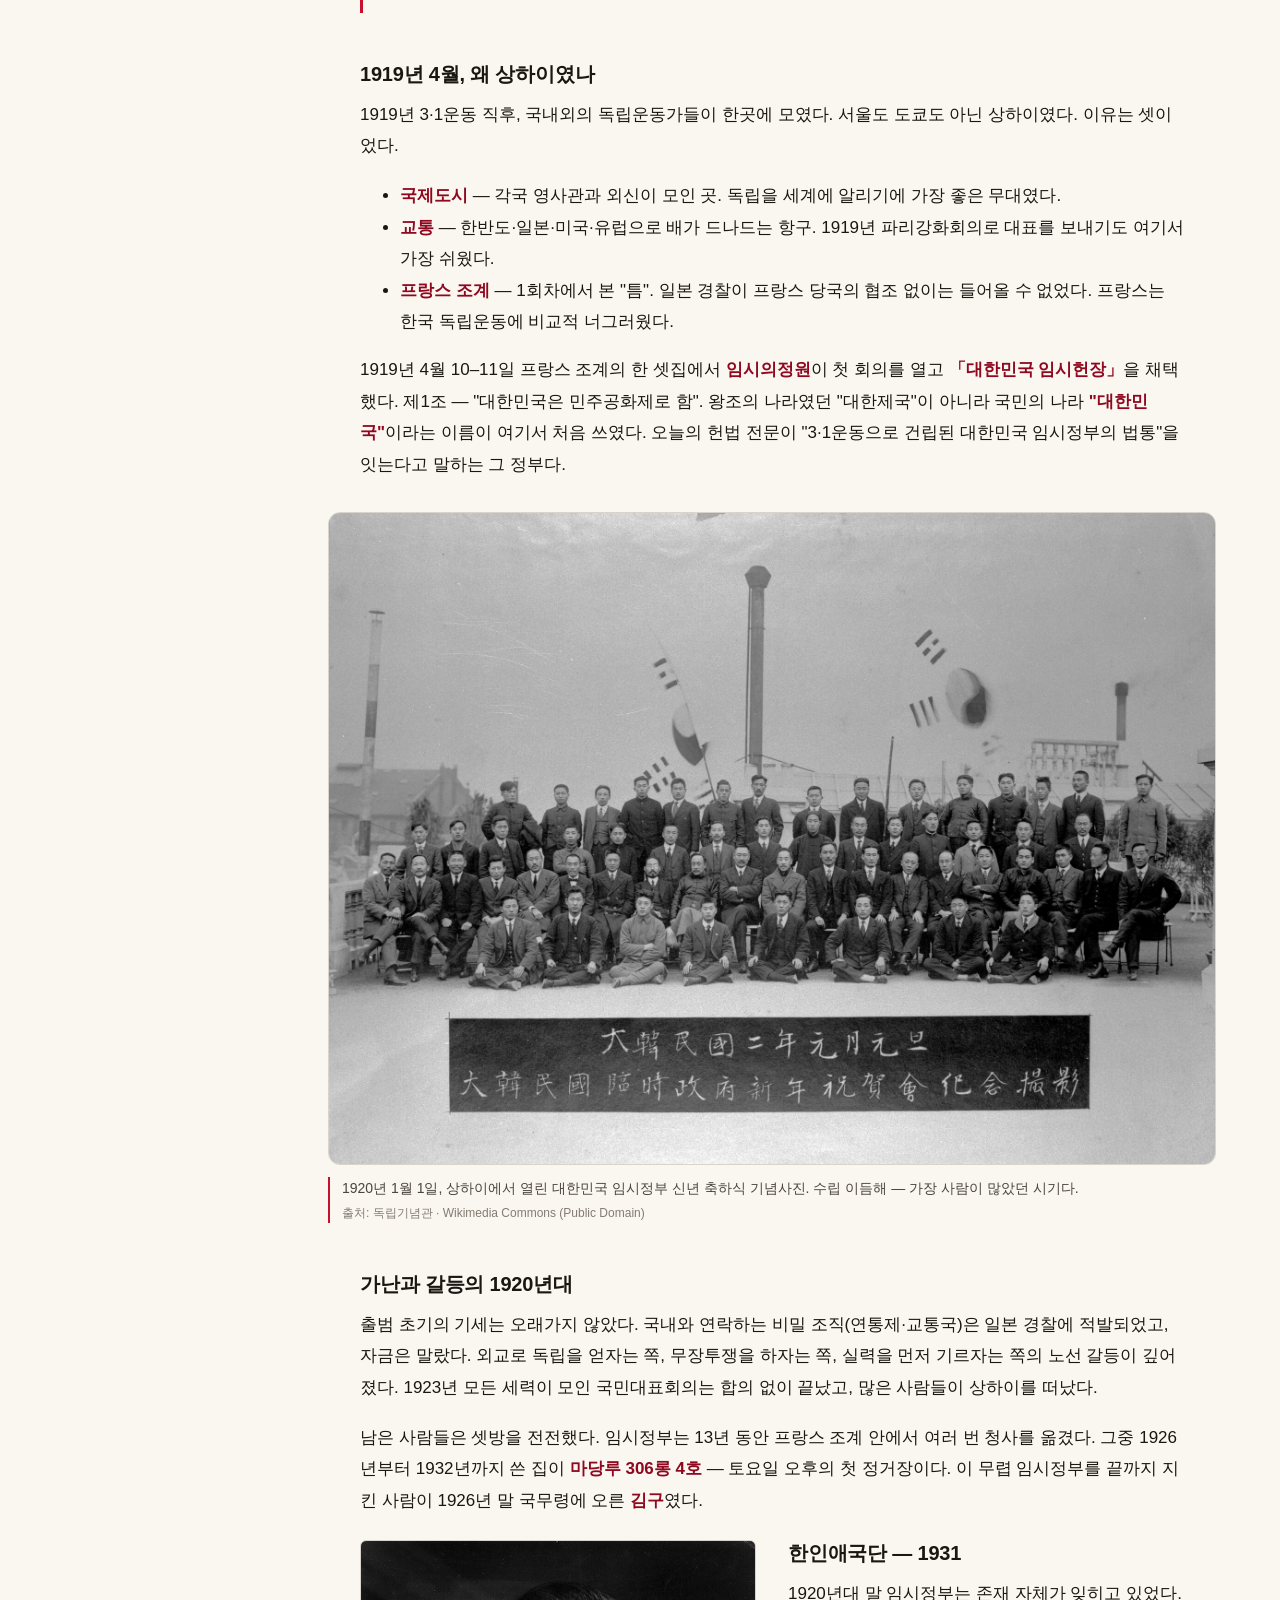
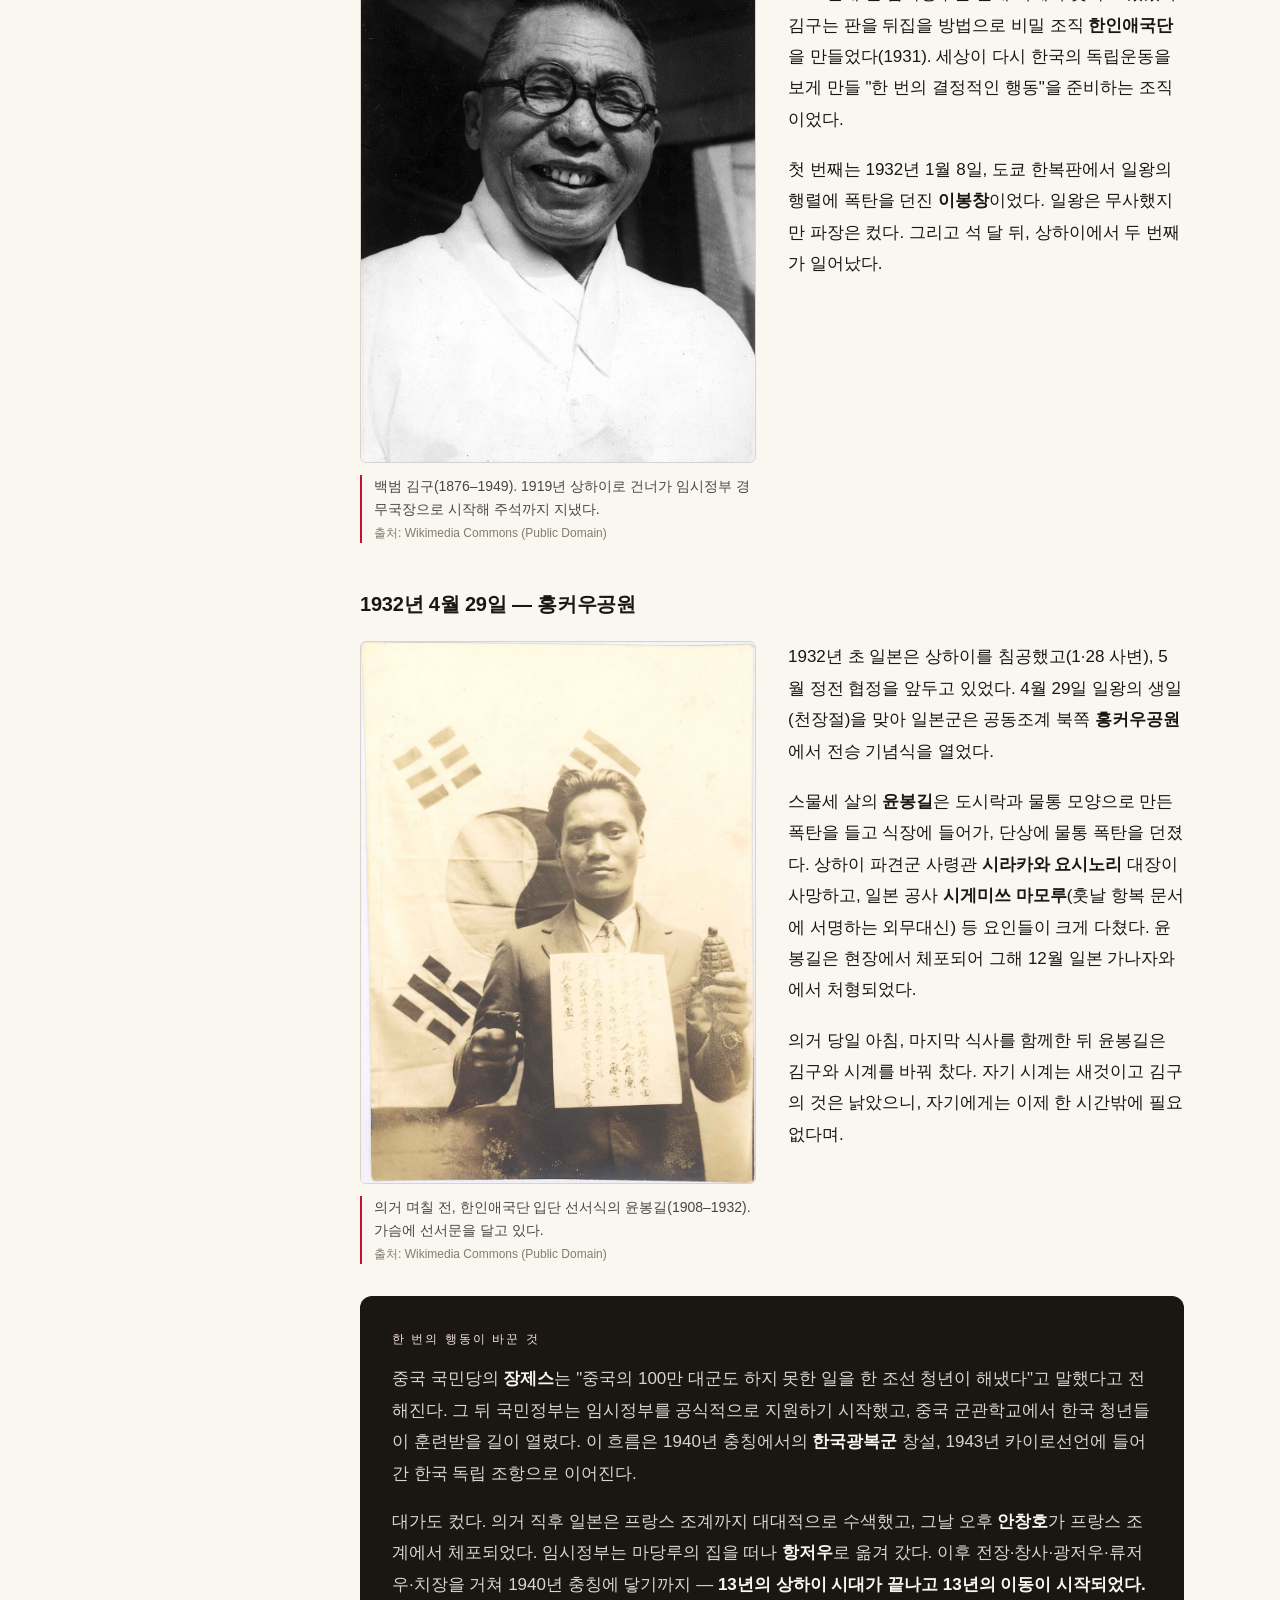
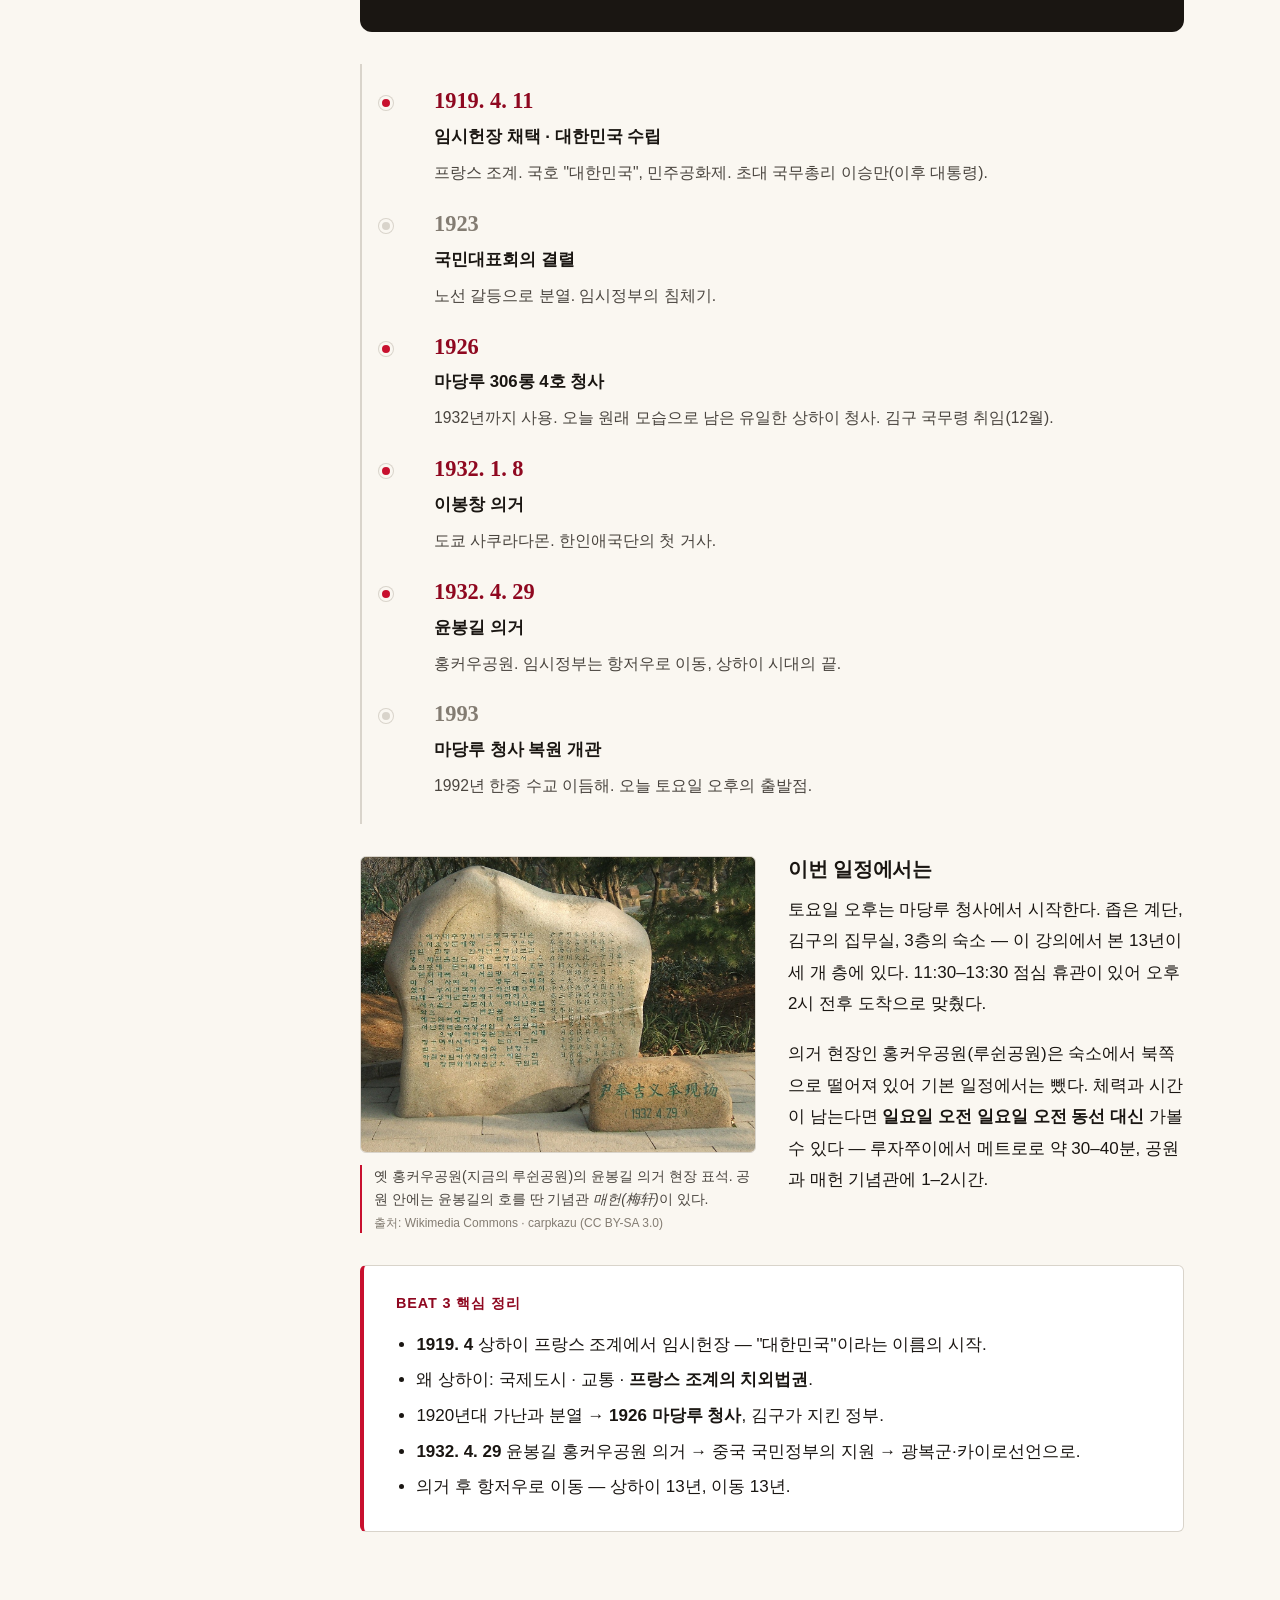
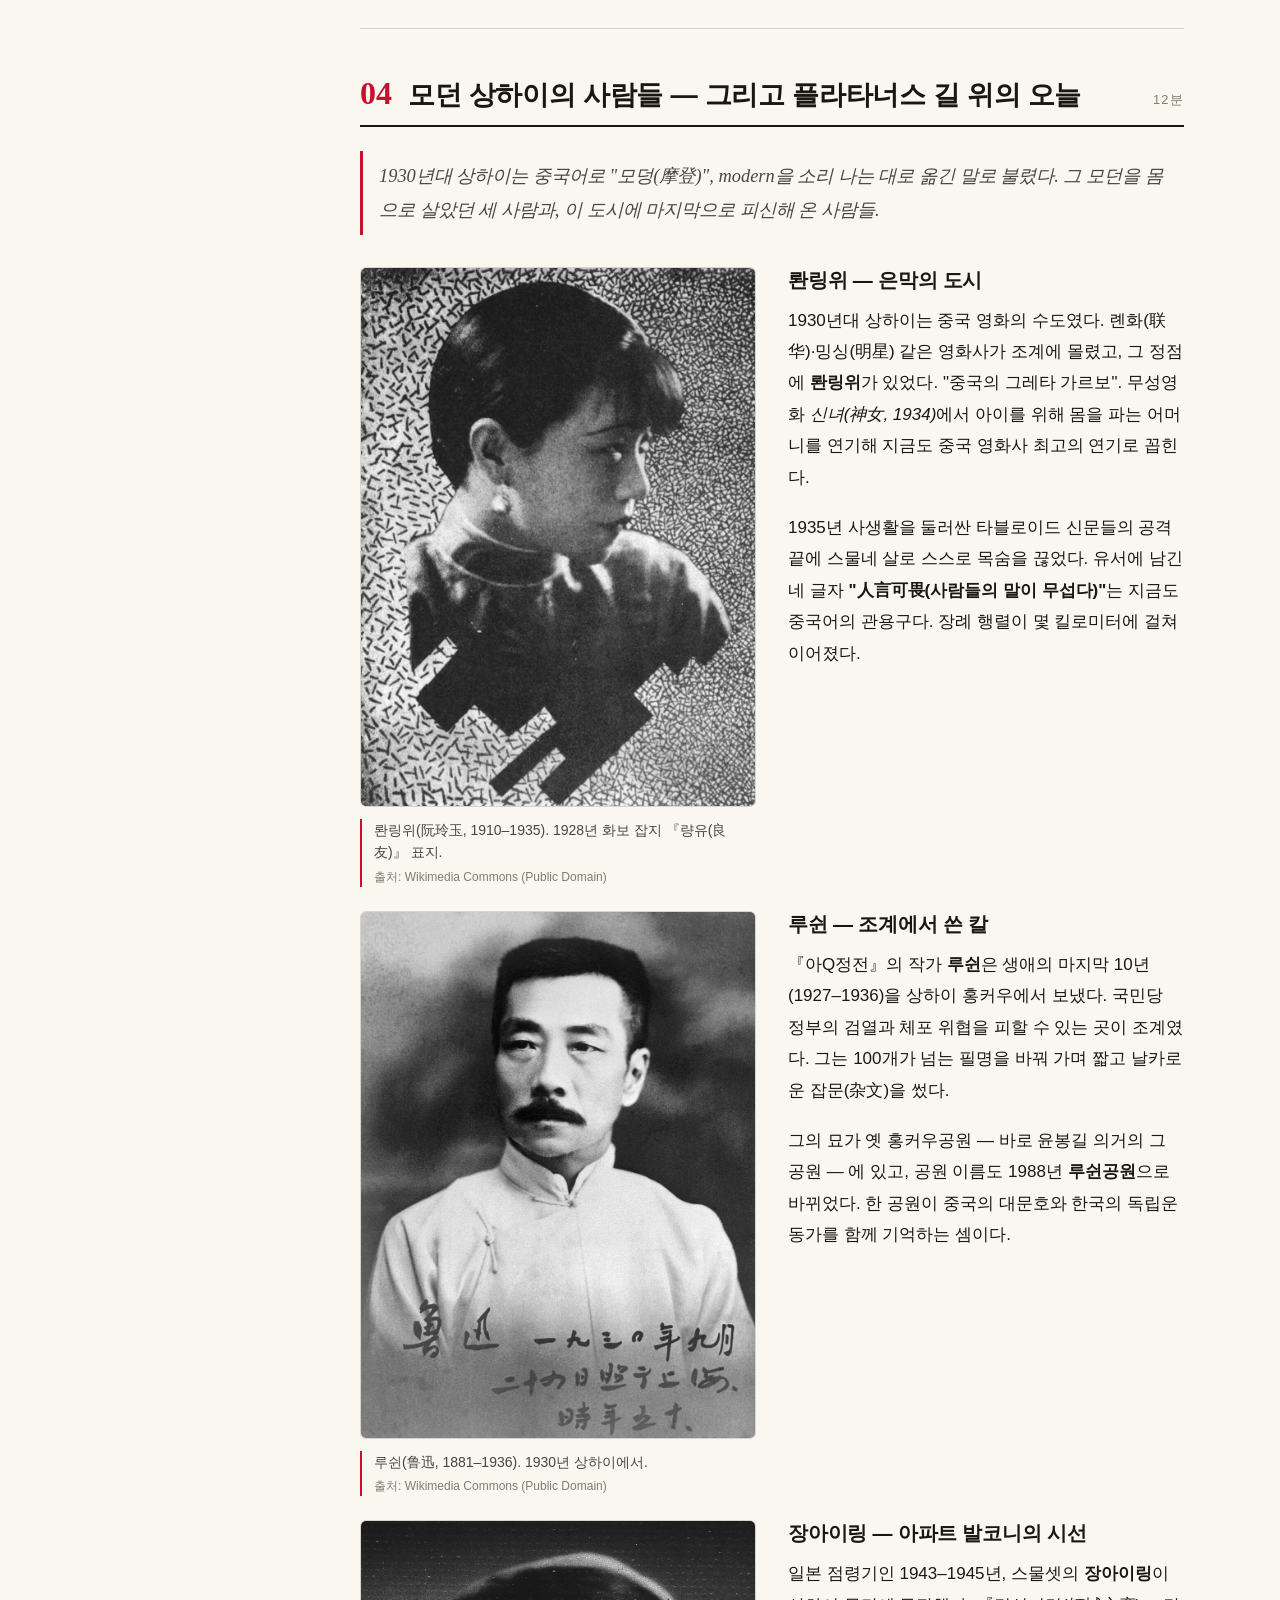
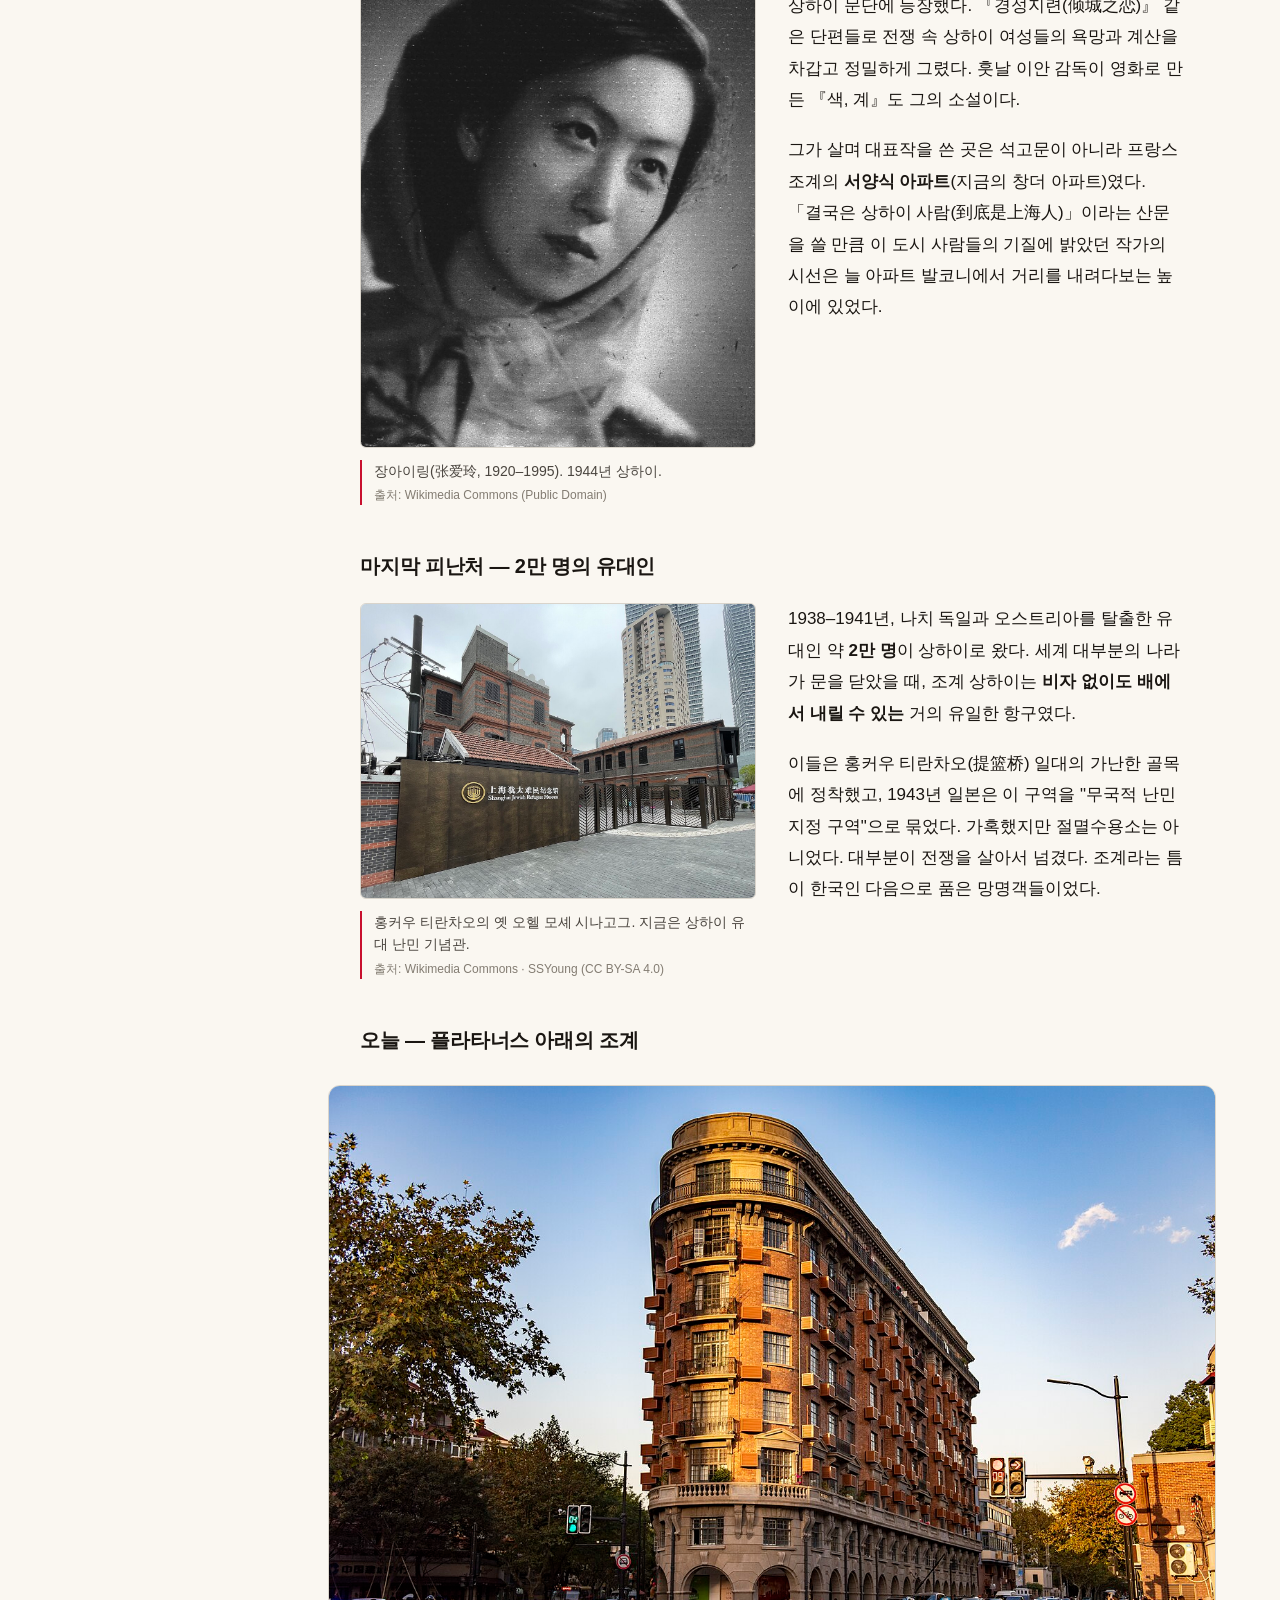
<file: lecture-shanghai/02-concessions-modern.html>
<!DOCTYPE html>
<html lang="ko">
<head>
<meta charset="UTF-8">
<meta name="viewport" content="width=device-width, initial-scale=1">
<title>2회 · 조계와 모던 상하이 — 와이탄·석고문·임시정부 | 상하이 교양강의</title>
<meta name="description" content="상하이 교양강의 2회차 — 와이탄 52동의 건물, 석고문과 룽탕, 1919–1932 프랑스 조계의 대한민국 임시정부, 그리고 1930년대 모던 상하이의 사람들.">
<link rel="stylesheet" href="assets/css/base.css">
<link rel="stylesheet" href="assets/css/handout.css">
</head>
<body>
<div class="layout">

  <aside class="minitoc">
    <div class="minitoc-title">2회차 · 목차</div>
    <ol>
      <li><a href="#open"><span class="num">00</span>오프닝</a></li>
      <li><a href="#beat-1"><span class="num">01</span>와이탄 — 강변의 벽</a></li>
      <li><a href="#beat-2"><span class="num">02</span>석고문과 룽탕</a></li>
      <li><a href="#beat-3"><span class="num">03</span>임시정부의 13년</a></li>
      <li><a href="#beat-4"><span class="num">04</span>모던 상하이의 사람들</a></li>
      <li><a href="#next"><span class="num">→</span>다음 회차 예고</a></li>
    </ol>
  </aside>

  <main>

    <header class="page-head">
      <div class="breadcrumb">
        <a href="index.html">← 상하이 교양강의</a> &middot; 2회차
      </div>
      <span class="kicker">Lecture 02</span>
      <h1>조계와 모던 상하이<br>— 와이탄·석고문·임시정부</h1>
      <p class="subtitle">1회차가 180년을 멀리서 봤다면, 2회는 그중 가장 뜨거웠던 1920–30년대의 거리 안으로 들어간다. 은행이 늘어선 강변, 사람들이 살던 골목, 그리고 그 골목 한 집에서 <strong>13년을 버틴 한국의 임시정부</strong>. 토요일 하루(토요일)의 사전 지도다.</p>
      <div class="meta">
        <span><strong>분량</strong> 60분</span>
        <span><strong>구성</strong> 오프닝 + 4 Beat</span>
        <span><strong>전제</strong> 1회차 권장</span>
      </div>
    </header>

    <!-- 오프닝 -->
    <section class="beat" id="open">
      <div class="beat-header">
        <span class="beat-num">00</span>
        <h2>오프닝 — 1932년 봄, 한 도시의 세 장면</h2>
        <span class="beat-time">5분</span>
      </div>

      <div class="prose">
        <p>1932년 봄의 상하이. 같은 도시, 같은 계절의 세 장면을 떠올려 보자.</p>
        <p>공동조계의 한 영화 촬영소에서는 스물두 살의 배우 <strong>롼링위</strong>가 카메라 앞에 서 있다. 도시 북쪽 홍커우의 셋집에서는 쉰 살의 작가 <strong>루쉰</strong>이 필명을 바꿔 가며 검열을 피한 글을 쓴다. 그리고 프랑스 조계 마당루(马当路)의 좁은 석고문 집 2층에서는 쉰다섯 살의 <strong>김구</strong>가 스물세 살 청년 <strong>윤봉길</strong>과 마주 앉아 있다.</p>
        <p>세 장면을 가능하게 한 것은 같은 것이다 — <strong>조계</strong>. 오늘은 그 조계의 도시를 네 겹으로 본다. <strong>① 강변의 벽(와이탄) → ② 사람들의 집(석고문) → ③ 한국의 임시정부 → ④ 모던 상하이의 사람들과 오늘의 거리.</strong></p>
      </div>

      <figure class="full-fig">
        <img src="assets/images/02/bund-1920s.jpg" alt="1920년대 와이탄 — 북쪽을 바라본 모습">
        <figcaption>
          1920년대 와이탄, 북쪽을 바라본 모습. 강변 도로를 따라 은행과 상사 건물이 벽처럼 늘어섰다. 사진첩 <em>Shanghai of Today</em>에서.
          <span class="source">출처: Wikimedia Commons (Public Domain)</span>
        </figcaption>
      </figure>

      <blockquote class="pullquote">
        조계는 중국의 치욕이었고,<br>
        한국의 피난처였다.
        <cite>— 2회차의 큰 그림</cite>
      </blockquote>
    </section>

    <hr>

    <!-- Beat 1 -->
    <section class="beat" id="beat-1">
      <div class="beat-header">
        <span class="beat-num">01</span>
        <h2>와이탄 — 강변에 세운 벽</h2>
        <span class="beat-time">12분</span>
      </div>

      <p class="lead-in">와이탄의 건물들은 누구에게 보여주려고 지어졌을까. 답은 건물의 방향에 있다 — 모두 강을 보고 서 있다.</p>

      <div class="prose">
        <h3>강을 향한 정면</h3>
        <p>20세기 초 상하이에 오는 사람은 거의 모두 배를 타고 왔다. 장강 하구에서 황푸강을 거슬러 올라오다 강이 크게 굽는 지점을 돌면, 오른편으로 약 1.5km의 석조 건물 줄이 한꺼번에 나타난다. 와이탄은 그 순간을 위한 <strong>무대 배경</strong>이었다. 외국 자본이 이 도시를 얼마나 단단히 쥐고 있는지를 배 위의 사람들에게 보여주는 벽.</p>
        <p>그래서 이 줄에는 <strong>은행</strong>이 압도적으로 많다. 무역 결제, 차관, 그리고 — 1회차에서 본 — 아편 무역의 자금이 여기를 지나갔다. 모두 52동, 흔히 "만국건축박람회(万国建筑博览群)"라고 부른다.</p>
      </div>

      <figure class="full-fig">
        <img src="assets/images/02/bund-customs-hsbc.jpg" alt="와이탄의 중국은행, 세관, 옛 HSBC 빌딩">
        <figcaption>
          오늘의 와이탄. 가운데 시계탑이 세관(1927), 그 오른쪽 돔이 옛 HSBC 본점(1923). 두 건물 모두 영국계 설계사무소 파머 앤 터너(公和洋行)의 작품이다.
          <span class="source">출처: Wikimedia Commons · Gerd Eichmann (CC BY-SA 4.0)</span>
        </figcaption>
      </figure>

      <h3>토요일 오전에 짚을 다섯 채</h3>
      <div class="compare">
        <div class="compare-card">
          <h4>옛 영국 영사관</h4>
          <div class="num">1873</div>
          <div class="label">와이탄 북쪽 끝, 조계의 출발점. 가장 먼저 자리 잡은 자가 가장 좋은 자리(쑤저우허 합류점)를 가졌다. 지금은 와이탄위안(外滩源) 정원 속</div>
        </div>
        <div class="compare-card">
          <h4>HSBC 본점</h4>
          <div class="num">1923</div>
          <div class="label">"수에즈에서 베링 해협까지 가장 아름다운 건물". 네오클래식 돔, 로비의 8개 도시 모자이크</div>
        </div>
        <div class="compare-card">
          <h4>세관 시계탑</h4>
          <div class="num">1927</div>
          <div class="label">조계가 중국 세관까지 운영했다는 증거. 빅벤을 본뜬 종. 문혁 때는 "동방홍"을 울렸다</div>
        </div>
        <div class="compare-card">
          <h4>사순 하우스</h4>
          <div class="num">1929</div>
          <div class="label">지금의 화평반점. 초록 피라미드 지붕의 아르데코. 와이탄이 네오클래식에서 아르데코로 넘어가는 순간</div>
        </div>
      </div>

      <div class="prose">
        <p>다섯 번째는 사순 하우스 바로 남쪽의 <strong>중국은행(1937)</strong>이다. 와이탄에서 거의 유일하게 <strong>중국 자본</strong>이 세운 대형 건물. 아르데코 몸체 위에 중국식 지붕을 얹었다. 원래 옆의 사순 하우스보다 높게 지으려 했지만 사순의 반대로 조금 낮아졌다는 이야기가 전한다. 사실이든 아니든, <strong>강변의 높이 경쟁이 곧 누가 이 도시의 주인인가의 경쟁</strong>이었다는 걸 보여주는 일화다.</p>

        <h3>1949 이후 — 박제, 그리고 되사기</h3>
        <p>1949년 이후 외국 은행이 떠난 건물들에는 시 정부와 국영 기관이 들어갔다. HSBC 본점은 상하이 시 정부 청사가 되었고, 로비의 모자이크는 페인트로 덮였다. 1990년대 푸동 개발과 함께 시는 이 건물들을 다시 금융기관과 호텔에 넘겼다(置换). 1997년 보수 공사 중 페인트 아래에서 모자이크가 다시 나왔다 — 30년 동안 가려져 있었던 조계의 얼굴이다.</p>
      </div>

      <div class="summary-box">
        <div class="summary-title">Beat 1 핵심 정리</div>
        <ul>
          <li>와이탄은 <strong>강에서 오는 배</strong>에 보여주기 위한 정면. 1.5km, 52동.</li>
          <li>은행이 압도적 — 무역·차관·아편 자금의 통로.</li>
          <li>토요일 오전의 다섯 채: 영국 영사관(1873) · HSBC(1923) · 세관(1927) · 사순 하우스(1929) · 중국은행(1937).</li>
          <li>1920년대 말 <strong>네오클래식 → 아르데코</strong>로 전환.</li>
          <li>1949 이후 관청으로 박제 → 1990년대 되사기 → 1997 HSBC 모자이크 재발견.</li>
        </ul>
      </div>
    </section>

    <hr>

    <!-- Beat 2 -->
    <section class="beat" id="beat-2">
      <div class="beat-header">
        <span class="beat-num">02</span>
        <h2>석고문과 룽탕 — 상하이 사람들의 집</h2>
        <span class="beat-time">12분</span>
      </div>

      <p class="lead-in">와이탄이 조계의 얼굴이라면, 석고문은 조계의 몸이다. 상하이 사람 대부분은 100년 가까이 이런 집에서 살았다.</p>

      <div class="split">
        <figure>
          <img src="assets/images/02/shikumen.jpg" alt="석고문 룽탕의 입구">
          <figcaption>석고문 룽탕의 입구. 골목 어귀의 아치 위에 단지 이름과 건축 연도를 새기는 것이 보통이었다.<span class="source">출처: Wikimedia Commons · Livelikerw (CC BY-SA 3.0)</span></figcaption>
        </figure>
        <div class="text">
          <h3 style="margin-top:0">돌 문틀, 검은 대문</h3>
          <p><strong>석고문(石库门)</strong>은 "돌로 틀을 두른 문"이라는 뜻이다. 화강암이나 석재로 문틀을 두르고, 두꺼운 검은 나무 대문을 단다. 문 위에는 서양식 페디먼트나 꽃무늬 부조를 얹는다.</p>
          <p>1회차 Beat 3에서 본 1850–60년대의 피난민 유입이 이 집을 낳았다. 외국 개발업자들은 강남 전통 주택의 구조(안뜰을 둔 2층 목조 주택)를 <strong>영국식 연립주택(terrace house)</strong>처럼 일렬로 붙여 대량으로 지었다. 동양과 서양을 반씩 섞은 이 혼종이 곧 "해파(海派)" — 상하이 스타일 — 의 원형이다.</p>
        </div>
      </div>

      <div class="prose">
        <h3>집 한 채의 구조</h3>
        <p>대문을 열면 작은 안뜰 <strong>천정(天井)</strong>, 그 뒤로 손님을 맞는 거실 <strong>객당(客堂)</strong>, 양옆에 곁방. 2층에는 침실, 옥상에는 빨래를 너는 <strong>쇄대(晒台)</strong>. 그리고 1층과 2층 사이 계단참에 부엌 위로 붙은 손바닥만 한 방 — <strong>정자간(亭子间)</strong>이 있다.</p>
        <p>원래 한 가족을 위한 집이었지만 인구가 폭증하면서 방마다 세입자가 들었다. "72가구가 한 집에 산다(七十二家房客)"는 말이 나올 정도였다. 가장 싼 방인 정자간에는 지방에서 올라온 가난한 문인들이 세 들어 글을 썼다. 1930년대 상하이 문학을 <strong>"정자간 문학"</strong>이라 부르는 이유다.</p>

        <h3>룽탕 — 골목이라는 공동체</h3>
        <p>석고문 집들이 줄지어 만든 골목을 <strong>룽탕(弄堂)</strong>, 또는 리롱(里弄)이라 한다. 큰길에서 아치 문을 지나 들어가면 가지처럼 골목이 갈라진다. 골목은 부엌이자 빨래터였고, 아이들의 놀이터이자 이웃의 거실이었다. 한때 상하이 시내 주택의 절반 이상이 이런 룽탕 주택이었다.</p>
      </div>

      <figure class="full-fig">
        <img src="assets/images/02/lilong-lane.jpg" alt="상하이 룽탕 골목">
        <figcaption>
          석고문 룽탕의 골목. 붉은 벽돌 벽, 층마다 튀어나온 빨랫대, 골목에 내놓은 살림살이. 1990년대 이후 대부분 철거되었다.
          <span class="source">출처: Wikimedia Commons · Livelikerw (CC BY-SA 3.0)</span>
        </figcaption>
      </figure>

      <h3>석고문의 세 가지 오늘 — 토요일 오후에 비교하기</h3>
      <div class="compare">
        <div class="compare-card">
          <h4>임시정부 골목</h4>
          <div class="num">아직 사는 곳</div>
          <div class="label">마당루 306롱. 청사 한 채만 전시관이고 옆집들은 지금도 주민이 산다. 원래의 석고문 골목에 가장 가깝다</div>
        </div>
        <div class="compare-card">
          <h4>신천지</h4>
          <div class="num">위에서 설계</div>
          <div class="label">1999–2001 개발사가 외피만 남기고 속을 상업 공간으로. 주민은 전원 이주. "보존인가 테마파크인가"</div>
        </div>
        <div class="compare-card">
          <h4>톈즈팡</h4>
          <div class="num">아래에서 자람</div>
          <div class="label">1998 예술가 입주 → 주민이 1층을 가게로 세놓음. 2층엔 여전히 빨래. 철거 반대로 살아남음</div>
        </div>
      </div>

      <div class="summary-box">
        <div class="summary-title">Beat 2 핵심 정리</div>
        <ul>
          <li><strong>석고문</strong> = 돌 문틀 + 검은 대문. 강남 주택 × 영국식 연립 = 해파(海派)의 원형.</li>
          <li>천정 · 객당 · 쇄대 · <strong>정자간</strong>(가난한 문인들의 방 → "정자간 문학").</li>
          <li><strong>룽탕</strong> = 석고문 골목, 동네 전체가 하나의 거실.</li>
          <li>오늘의 세 얼굴: 아직 사는 골목(임정) · 설계된 재생(신천지) · 자라난 재생(톈즈팡).</li>
        </ul>
      </div>
    </section>

    <hr>

    <!-- Beat 3 -->
    <section class="beat" id="beat-3">
      <div class="beat-header">
        <span class="beat-num">03</span>
        <h2>임시정부의 13년 — 1919–1932 상하이</h2>
        <span class="beat-time">15분</span>
      </div>

      <p class="lead-in">한국인이 상하이에 가면 다른 나라 사람들이 보지 않는 것 하나를 보게 된다. 대한민국이라는 이름이 처음 쓰인 도시.</p>

      <div class="prose">
        <h3>1919년 4월, 왜 상하이였나</h3>
        <p>1919년 3·1운동 직후, 국내외의 독립운동가들이 한곳에 모였다. 서울도 도쿄도 아닌 상하이였다. 이유는 셋이었다.</p>
        <ul>
          <li><strong>국제도시</strong> — 각국 영사관과 외신이 모인 곳. 독립을 세계에 알리기에 가장 좋은 무대였다.</li>
          <li><strong>교통</strong> — 한반도·일본·미국·유럽으로 배가 드나드는 항구. 1919년 파리강화회의로 대표를 보내기도 여기서 가장 쉬웠다.</li>
          <li><strong>프랑스 조계</strong> — 1회차에서 본 "틈". 일본 경찰이 프랑스 당국의 협조 없이는 들어올 수 없었다. 프랑스는 한국 독립운동에 비교적 너그러웠다.</li>
        </ul>
        <p>1919년 4월 10–11일 프랑스 조계의 한 셋집에서 <strong>임시의정원</strong>이 첫 회의를 열고 <strong>「대한민국 임시헌장」</strong>을 채택했다. 제1조 — "대한민국은 민주공화제로 함". 왕조의 나라였던 "대한제국"이 아니라 국민의 나라 <strong>"대한민국"</strong>이라는 이름이 여기서 처음 쓰였다. 오늘의 헌법 전문이 "3·1운동으로 건립된 대한민국 임시정부의 법통"을 잇는다고 말하는 그 정부다.</p>
      </div>

      <figure class="full-fig">
        <img src="assets/images/02/kpg-1920.jpg" alt="1920년 1월 1일 대한민국 임시정부 신년 축하식 기념사진">
        <figcaption>
          1920년 1월 1일, 상하이에서 열린 대한민국 임시정부 신년 축하식 기념사진. 수립 이듬해 — 가장 사람이 많았던 시기다.
          <span class="source">출처: 독립기념관 · Wikimedia Commons (Public Domain)</span>
        </figcaption>
      </figure>

      <div class="prose">
        <h3>가난과 갈등의 1920년대</h3>
        <p>출범 초기의 기세는 오래가지 않았다. 국내와 연락하는 비밀 조직(연통제·교통국)은 일본 경찰에 적발되었고, 자금은 말랐다. 외교로 독립을 얻자는 쪽, 무장투쟁을 하자는 쪽, 실력을 먼저 기르자는 쪽의 노선 갈등이 깊어졌다. 1923년 모든 세력이 모인 국민대표회의는 합의 없이 끝났고, 많은 사람들이 상하이를 떠났다.</p>
        <p>남은 사람들은 셋방을 전전했다. 임시정부는 13년 동안 프랑스 조계 안에서 여러 번 청사를 옮겼다. 그중 1926년부터 1932년까지 쓴 집이 <strong>마당루 306롱 4호</strong> — 토요일 오후의 첫 정거장이다. 이 무렵 임시정부를 끝까지 지킨 사람이 1926년 말 국무령에 오른 <strong>김구</strong>였다.</p>
      </div>

      <div class="split">
        <figure>
          <img src="assets/images/02/kim-gu.jpg" alt="백범 김구">
          <figcaption>백범 김구(1876–1949). 1919년 상하이로 건너가 임시정부 경무국장으로 시작해 주석까지 지냈다.<span class="source">출처: Wikimedia Commons (Public Domain)</span></figcaption>
        </figure>
        <div class="text">
          <h3 style="margin-top:0">한인애국단 — 1931</h3>
          <p>1920년대 말 임시정부는 존재 자체가 잊히고 있었다. 김구는 판을 뒤집을 방법으로 비밀 조직 <strong>한인애국단</strong>을 만들었다(1931). 세상이 다시 한국의 독립운동을 보게 만들 "한 번의 결정적인 행동"을 준비하는 조직이었다.</p>
          <p>첫 번째는 1932년 1월 8일, 도쿄 한복판에서 일왕의 행렬에 폭탄을 던진 <strong>이봉창</strong>이었다. 일왕은 무사했지만 파장은 컸다. 그리고 석 달 뒤, 상하이에서 두 번째가 일어났다.</p>
        </div>
      </div>

      <h3>1932년 4월 29일 — 홍커우공원</h3>

      <div class="split">
        <figure>
          <img src="assets/images/02/yun-bonggil-oath.jpg" alt="한인애국단 입단 선서를 하는 윤봉길">
          <figcaption>의거 며칠 전, 한인애국단 입단 선서식의 윤봉길(1908–1932). 가슴에 선서문을 달고 있다.<span class="source">출처: Wikimedia Commons (Public Domain)</span></figcaption>
        </figure>
        <div class="text">
          <p>1932년 초 일본은 상하이를 침공했고(1·28 사변), 5월 정전 협정을 앞두고 있었다. 4월 29일 일왕의 생일(천장절)을 맞아 일본군은 공동조계 북쪽 <strong>홍커우공원</strong>에서 전승 기념식을 열었다.</p>
          <p>스물세 살의 <strong>윤봉길</strong>은 도시락과 물통 모양으로 만든 폭탄을 들고 식장에 들어가, 단상에 물통 폭탄을 던졌다. 상하이 파견군 사령관 <strong>시라카와 요시노리</strong> 대장이 사망하고, 일본 공사 <strong>시게미쓰 마모루</strong>(훗날 항복 문서에 서명하는 외무대신) 등 요인들이 크게 다쳤다. 윤봉길은 현장에서 체포되어 그해 12월 일본 가나자와에서 처형되었다.</p>
          <p>의거 당일 아침, 마지막 식사를 함께한 뒤 윤봉길은 김구와 시계를 바꿔 찼다. 자기 시계는 새것이고 김구의 것은 낡았으니, 자기에게는 이제 한 시간밖에 필요 없다며.</p>
        </div>
      </div>

      <div class="dark-callout">
        <div class="label">한 번의 행동이 바꾼 것</div>
        <p>중국 국민당의 <strong>장제스</strong>는 "중국의 100만 대군도 하지 못한 일을 한 조선 청년이 해냈다"고 말했다고 전해진다. 그 뒤 국민정부는 임시정부를 공식적으로 지원하기 시작했고, 중국 군관학교에서 한국 청년들이 훈련받을 길이 열렸다. 이 흐름은 1940년 충칭에서의 <strong>한국광복군</strong> 창설, 1943년 카이로선언에 들어간 한국 독립 조항으로 이어진다.</p>
        <p>대가도 컸다. 의거 직후 일본은 프랑스 조계까지 대대적으로 수색했고, 그날 오후 <strong>안창호</strong>가 프랑스 조계에서 체포되었다. 임시정부는 마당루의 집을 떠나 <strong>항저우</strong>로 옮겨 갔다. 이후 전장·창사·광저우·류저우·치장을 거쳐 1940년 충칭에 닿기까지 — <strong>13년의 상하이 시대가 끝나고 13년의 이동이 시작되었다.</strong></p>
      </div>

      <div class="timeline">
        <div class="event">
          <div class="year">1919. 4. 11</div>
          <div class="title">임시헌장 채택 · 대한민국 수립</div>
          <p class="detail">프랑스 조계. 국호 "대한민국", 민주공화제. 초대 국무총리 이승만(이후 대통령).</p>
        </div>
        <div class="event muted">
          <div class="year">1923</div>
          <div class="title">국민대표회의 결렬</div>
          <p class="detail">노선 갈등으로 분열. 임시정부의 침체기.</p>
        </div>
        <div class="event">
          <div class="year">1926</div>
          <div class="title">마당루 306롱 4호 청사</div>
          <p class="detail">1932년까지 사용. 오늘 원래 모습으로 남은 유일한 상하이 청사. 김구 국무령 취임(12월).</p>
        </div>
        <div class="event">
          <div class="year">1932. 1. 8</div>
          <div class="title">이봉창 의거</div>
          <p class="detail">도쿄 사쿠라다몬. 한인애국단의 첫 거사.</p>
        </div>
        <div class="event">
          <div class="year">1932. 4. 29</div>
          <div class="title">윤봉길 의거</div>
          <p class="detail">홍커우공원. 임시정부는 항저우로 이동, 상하이 시대의 끝.</p>
        </div>
        <div class="event muted">
          <div class="year">1993</div>
          <div class="title">마당루 청사 복원 개관</div>
          <p class="detail">1992년 한중 수교 이듬해. 오늘 토요일 오후의 출발점.</p>
        </div>
      </div>

      <div class="split">
        <figure>
          <img src="assets/images/02/meiheon-luxun-park.jpg" alt="루쉰공원의 윤봉길 의거 기념석">
          <figcaption>옛 홍커우공원(지금의 루쉰공원)의 윤봉길 의거 현장 표석. 공원 안에는 윤봉길의 호를 딴 기념관 <em>매헌(梅轩)</em>이 있다.<span class="source">출처: Wikimedia Commons · carpkazu (CC BY-SA 3.0)</span></figcaption>
        </figure>
        <div class="text">
          <h3 style="margin-top:0">이번 일정에서는</h3>
          <p>토요일 오후는 마당루 청사에서 시작한다. 좁은 계단, 김구의 집무실, 3층의 숙소 — 이 강의에서 본 13년이 세 개 층에 있다. 11:30–13:30 점심 휴관이 있어 오후 2시 전후 도착으로 맞췄다.</p>
          <p>의거 현장인 홍커우공원(루쉰공원)은 숙소에서 북쪽으로 떨어져 있어 기본 일정에서는 뺐다. 체력과 시간이 남는다면 <strong>일요일 오전 일요일 오전 동선 대신</strong> 가볼 수 있다 — 루자쭈이에서 메트로로 약 30–40분, 공원과 매헌 기념관에 1–2시간.</p>
        </div>
      </div>

      <div class="summary-box">
        <div class="summary-title">Beat 3 핵심 정리</div>
        <ul>
          <li><strong>1919. 4</strong> 상하이 프랑스 조계에서 임시헌장 — "대한민국"이라는 이름의 시작.</li>
          <li>왜 상하이: 국제도시 · 교통 · <strong>프랑스 조계의 치외법권</strong>.</li>
          <li>1920년대 가난과 분열 → <strong>1926 마당루 청사</strong>, 김구가 지킨 정부.</li>
          <li><strong>1932. 4. 29</strong> 윤봉길 홍커우공원 의거 → 중국 국민정부의 지원 → 광복군·카이로선언으로.</li>
          <li>의거 후 항저우로 이동 — 상하이 13년, 이동 13년.</li>
        </ul>
      </div>
    </section>

    <hr>

    <!-- Beat 4 -->
    <section class="beat" id="beat-4">
      <div class="beat-header">
        <span class="beat-num">04</span>
        <h2>모던 상하이의 사람들 — 그리고 플라타너스 길 위의 오늘</h2>
        <span class="beat-time">12분</span>
      </div>

      <p class="lead-in">1930년대 상하이는 중국어로 "모덩(摩登)", modern을 소리 나는 대로 옮긴 말로 불렸다. 그 모던을 몸으로 살았던 세 사람과, 이 도시에 마지막으로 피신해 온 사람들.</p>

      <div class="split">
        <figure>
          <img src="assets/images/02/ruan-lingyu.jpg" alt="배우 롼링위">
          <figcaption>롼링위(阮玲玉, 1910–1935). 1928년 화보 잡지 『량유(良友)』 표지.<span class="source">출처: Wikimedia Commons (Public Domain)</span></figcaption>
        </figure>
        <div class="text">
          <h3 style="margin-top:0">롼링위 — 은막의 도시</h3>
          <p>1930년대 상하이는 중국 영화의 수도였다. 롄화(联华)·밍싱(明星) 같은 영화사가 조계에 몰렸고, 그 정점에 <strong>롼링위</strong>가 있었다. "중국의 그레타 가르보". 무성영화 <em>신녀(神女, 1934)</em>에서 아이를 위해 몸을 파는 어머니를 연기해 지금도 중국 영화사 최고의 연기로 꼽힌다.</p>
          <p>1935년 사생활을 둘러싼 타블로이드 신문들의 공격 끝에 스물네 살로 스스로 목숨을 끊었다. 유서에 남긴 네 글자 <strong>"人言可畏(사람들의 말이 무섭다)"</strong>는 지금도 중국어의 관용구다. 장례 행렬이 몇 킬로미터에 걸쳐 이어졌다.</p>
        </div>
      </div>

      <div class="split">
        <figure>
          <img src="assets/images/02/lu-xun.jpg" alt="작가 루쉰">
          <figcaption>루쉰(鲁迅, 1881–1936). 1930년 상하이에서.<span class="source">출처: Wikimedia Commons (Public Domain)</span></figcaption>
        </figure>
        <div class="text">
          <h3 style="margin-top:0">루쉰 — 조계에서 쓴 칼</h3>
          <p>『아Q정전』의 작가 <strong>루쉰</strong>은 생애의 마지막 10년(1927–1936)을 상하이 홍커우에서 보냈다. 국민당 정부의 검열과 체포 위협을 피할 수 있는 곳이 조계였다. 그는 100개가 넘는 필명을 바꿔 가며 짧고 날카로운 잡문(杂文)을 썼다.</p>
          <p>그의 묘가 옛 홍커우공원 — 바로 윤봉길 의거의 그 공원 — 에 있고, 공원 이름도 1988년 <strong>루쉰공원</strong>으로 바뀌었다. 한 공원이 중국의 대문호와 한국의 독립운동가를 함께 기억하는 셈이다.</p>
        </div>
      </div>

      <div class="split">
        <figure>
          <img src="assets/images/02/eileen-chang.jpg" alt="작가 장아이링">
          <figcaption>장아이링(张爱玲, 1920–1995). 1944년 상하이.<span class="source">출처: Wikimedia Commons (Public Domain)</span></figcaption>
        </figure>
        <div class="text">
          <h3 style="margin-top:0">장아이링 — 아파트 발코니의 시선</h3>
          <p>일본 점령기인 1943–1945년, 스물셋의 <strong>장아이링</strong>이 상하이 문단에 등장했다. 『경성지련(倾城之恋)』 같은 단편들로 전쟁 속 상하이 여성들의 욕망과 계산을 차갑고 정밀하게 그렸다. 훗날 이안 감독이 영화로 만든 『색, 계』도 그의 소설이다.</p>
          <p>그가 살며 대표작을 쓴 곳은 석고문이 아니라 프랑스 조계의 <strong>서양식 아파트</strong>(지금의 창더 아파트)였다. 「결국은 상하이 사람(到底是上海人)」이라는 산문을 쓸 만큼 이 도시 사람들의 기질에 밝았던 작가의 시선은 늘 아파트 발코니에서 거리를 내려다보는 높이에 있었다.</p>
        </div>
      </div>

      <h3>마지막 피난처 — 2만 명의 유대인</h3>
      <div class="split">
        <figure>
          <img src="assets/images/02/jewish-refugees-museum.jpg" alt="상하이 유대 난민 기념관">
          <figcaption>홍커우 티란차오의 옛 오헬 모셰 시나고그. 지금은 상하이 유대 난민 기념관.<span class="source">출처: Wikimedia Commons · SSYoung (CC BY-SA 4.0)</span></figcaption>
        </figure>
        <div class="text">
          <p>1938–1941년, 나치 독일과 오스트리아를 탈출한 유대인 약 <strong>2만 명</strong>이 상하이로 왔다. 세계 대부분의 나라가 문을 닫았을 때, 조계 상하이는 <strong>비자 없이도 배에서 내릴 수 있는</strong> 거의 유일한 항구였다.</p>
          <p>이들은 홍커우 티란차오(提篮桥) 일대의 가난한 골목에 정착했고, 1943년 일본은 이 구역을 "무국적 난민 지정 구역"으로 묶었다. 가혹했지만 절멸수용소는 아니었다. 대부분이 전쟁을 살아서 넘겼다. 조계라는 틈이 한국인 다음으로 품은 망명객들이었다.</p>
        </div>
      </div>

      <h3>오늘 — 플라타너스 아래의 조계</h3>
      <figure class="full-fig">
        <img src="assets/images/02/wukang-mansion.jpg" alt="우캉 맨션 — 옛 노르망디 아파트">
        <figcaption>
          우캉 맨션(武康大楼, 1924). 헝가리 출신 건축가 라슬로 후데크가 설계한 옛 노르망디 아파트. 다섯 갈래 길의 교차로에 뱃머리처럼 서 있다. 토요일 오후의 여섯 번째 정거장.
          <span class="source">출처: Wikimedia Commons · N509FZ (CC BY-SA 4.0)</span>
        </figcaption>
      </figure>

      <div class="prose">
        <p>옛 프랑스 조계의 서쪽 — 형산로(衡山路)와 푸싱로(复兴路) 일대 — 는 지금 <strong>역사 풍모 보호구역</strong>으로 지정되어 있다. 1920–30년대의 가든 빌라와 아파트, 그리고 조계 당국이 심은 플라타너스 가로수가 그대로 남았다. 상하이 사람들은 이 나무를 "프랑스 오동(法国梧桐)"이라 부른다.</p>
        <p>토요일 오후의 후반부 — 우캉 맨션에서 우캉루·안푸루로 이어지는 길 — 가 이 구역의 한가운데다. 조계의 건물들은 이제 카페와 편집숍, 브런치 가게가 되었다. 오늘의 상하이 젊은이들이 가장 "상하이다운" 동네로 꼽는 곳이 바로 100년 전의 조계라는 사실은, 1회차에서 본 "치욕이자 창문"이라는 두 얼굴이 아직 끝나지 않았음을 보여준다.</p>
      </div>

      <div class="summary-box">
        <div class="summary-title">Beat 4 핵심 정리</div>
        <ul>
          <li><strong>롼링위</strong> — 1930년대 중국 영화의 정점. "人言可畏".</li>
          <li><strong>루쉰</strong> — 조계를 방패로 쓴 마지막 10년. 묘가 루쉰공원(옛 홍커우공원)에.</li>
          <li><strong>장아이링</strong> — 점령기 상하이의 아파트 발코니에서 본 도시.</li>
          <li><strong>유대 난민 2만</strong> — 비자 없이 내릴 수 있던 마지막 항구.</li>
          <li>오늘의 옛 프랑스 조계 — 플라타너스 · 우캉 맨션 · 우캉루·안푸루 (토요일 오후 후반).</li>
        </ul>
      </div>
    </section>

    <hr>

    <!-- 클로징 -->
    <section>
      <h2 style="font-size:2rem; margin-bottom:24px;">틈의 도시</h2>

      <div class="prose">
        <p>2회를 한 단어로 줄이면 <strong>"틈"</strong>이다. 조계는 제국주의가 중국에 박아 넣은 쐐기였고, 바로 그 쐐기가 만든 틈으로 영화와 문학과 재즈가, 그리고 나라 잃은 사람들이 들어왔다. 와이탄의 벽, 석고문의 정자간, 마당루의 좁은 계단, 홍커우의 셋방 — 모두 그 틈 안의 자리다.</p>
        <p>토요일 하루 동안 우리는 그 틈을 따라 걷는다. 오전엔 강변의 벽과 옛 성 안(토요일 오전), 오후엔 망명객들의 동네(토요일 오후). 그 전에 3회차에서 — 이 도시에서 실제로 먹고, 결제하고, 지하철을 타는 법을 챙긴다.</p>
      </div>

      <blockquote class="pullquote">
        좁은 계단 세 층 위에<br>
        한 나라의 13년이 있었다.
        <cite>— 2회차의 결론</cite>
      </blockquote>

      <div class="next-up" id="next">
        <span class="kicker">다음 회차 예고</span>
        <h3>3회 · 상하이의 일상 — 음식·결제·교통·매너</h3>
        <p>무비자 입국과 인터넷(로밍 vs 현지 유심), 알리페이·위챗페이에 해외 카드 연결하기, 메트로에 신용카드 태그하기, 디디 부르기. 그리고 샤오롱바오·성젠바오·훙사오러우·파기름국수, 가을의 털게. "농호(侬好)"부터 계산서 부르는 말까지.</p>
        <div class="actions">
          <a href="index.html" class="btn">↑ 메인으로</a>
          <a href="03-daily-life.html" class="btn primary">3회로 →</a>
        </div>
      </div>
    </section>

    <footer class="page-footer">
      <p>상하이 교양강의 · 2회차 — 조계와 모던 상하이 ·
        <a href="index.html">전체 커리큘럼</a> ·
        <a href="01-coordinates-history.html">← 1회차</a> ·
        <a href="03-daily-life.html">3회차 →</a>
      </p>
      <p>이미지 출처: <code>assets/images/02/credits.txt</code></p>
    </footer>

  </main>
</div>

<script>
  (function() {
    const sections = document.querySelectorAll('.beat, #next');
    const links = document.querySelectorAll('.minitoc a');
    const observer = new IntersectionObserver((entries) => {
      entries.forEach(entry => {
        if (entry.isIntersecting) {
          const id = entry.target.id;
          links.forEach(a => {
            a.classList.toggle('active', a.getAttribute('href') === '#' + id);
          });
        }
      });
    }, { rootMargin: '-30% 0px -60% 0px' });
    sections.forEach(s => observer.observe(s));
  })();
</script>
</body>
</html>
</file>
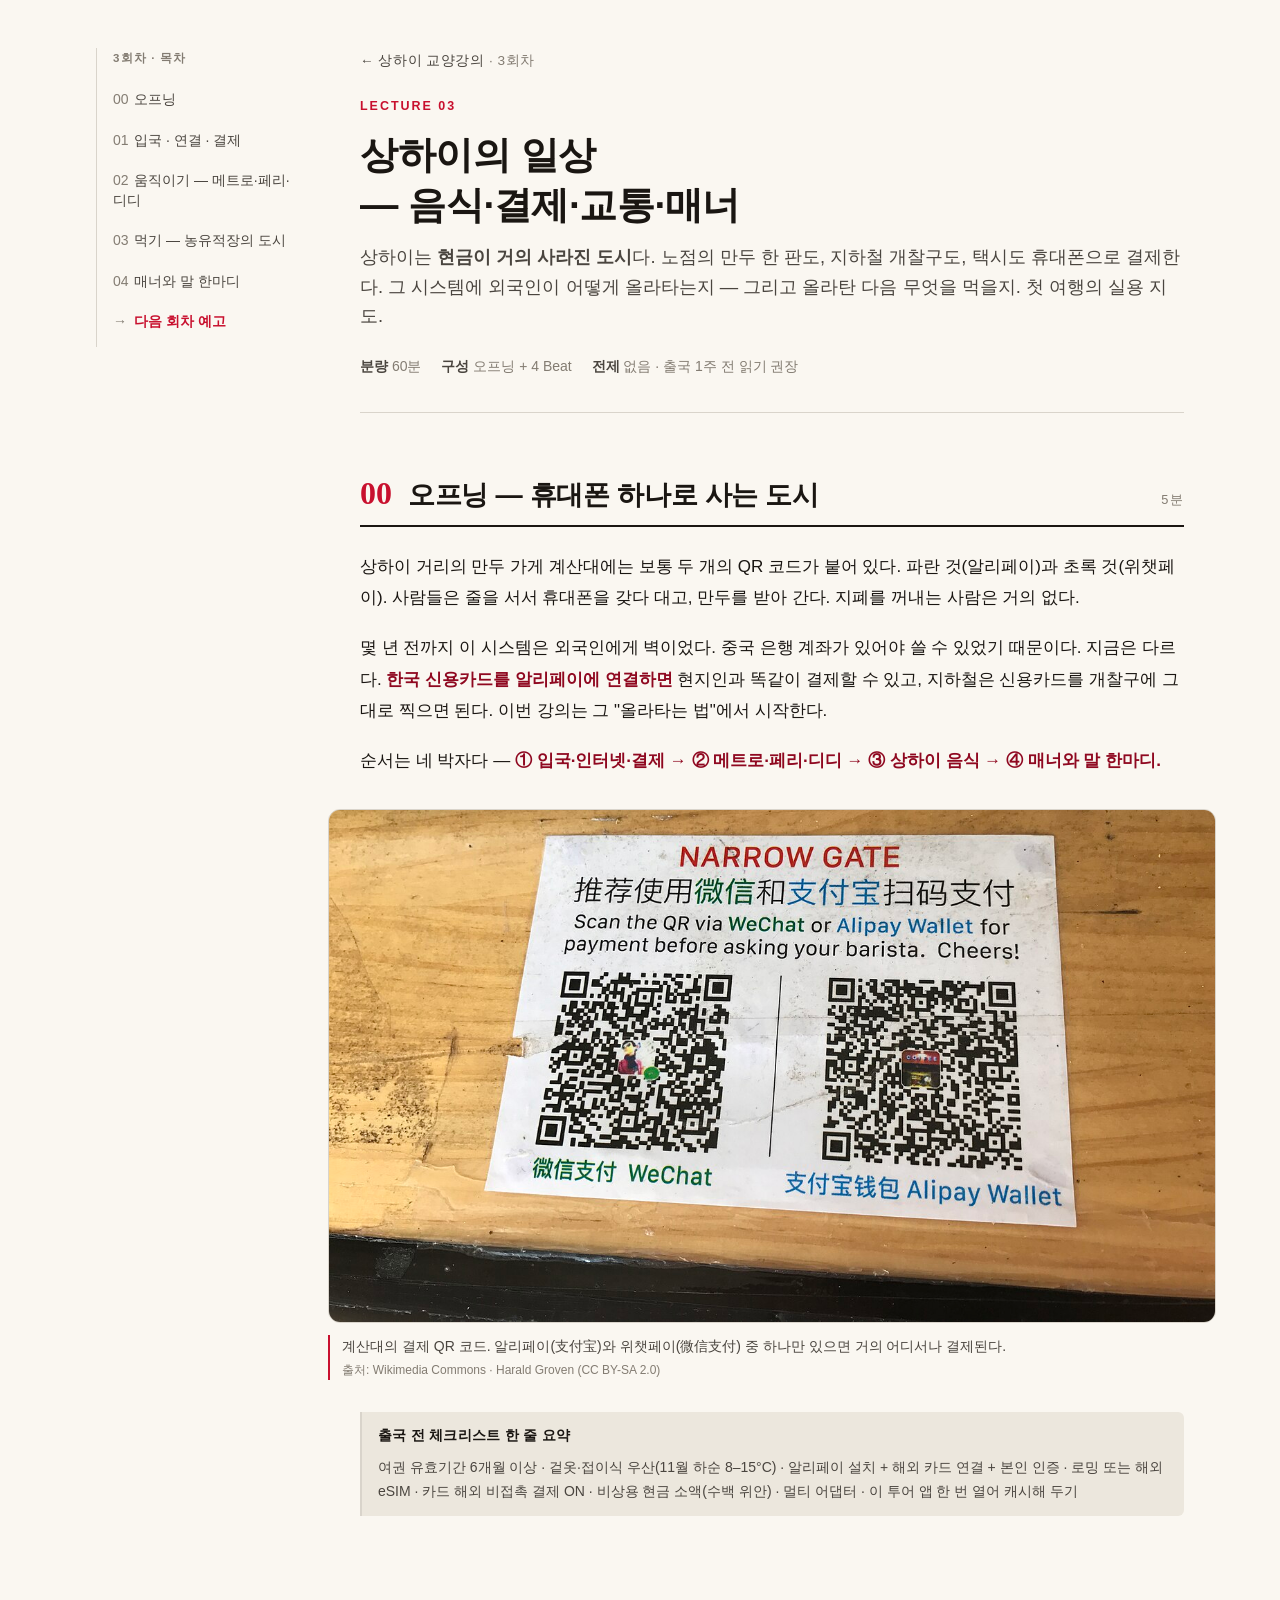
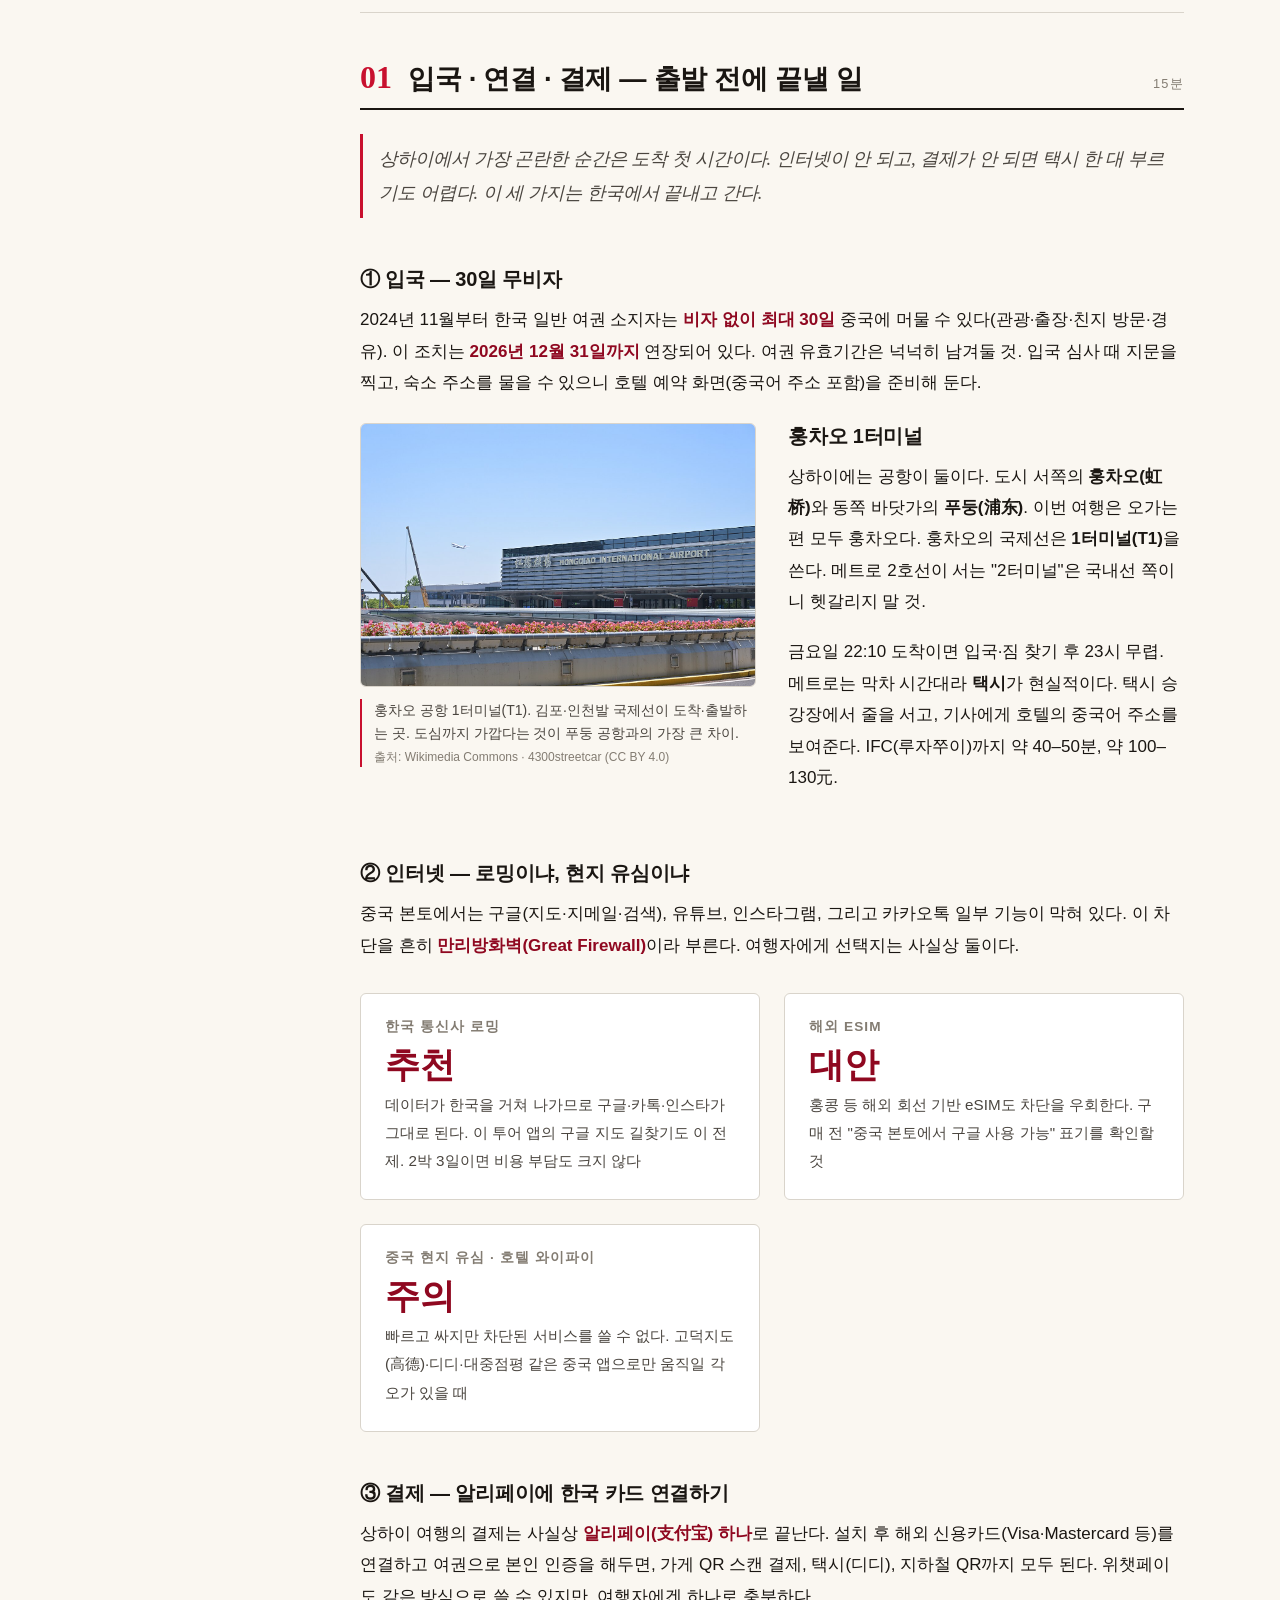
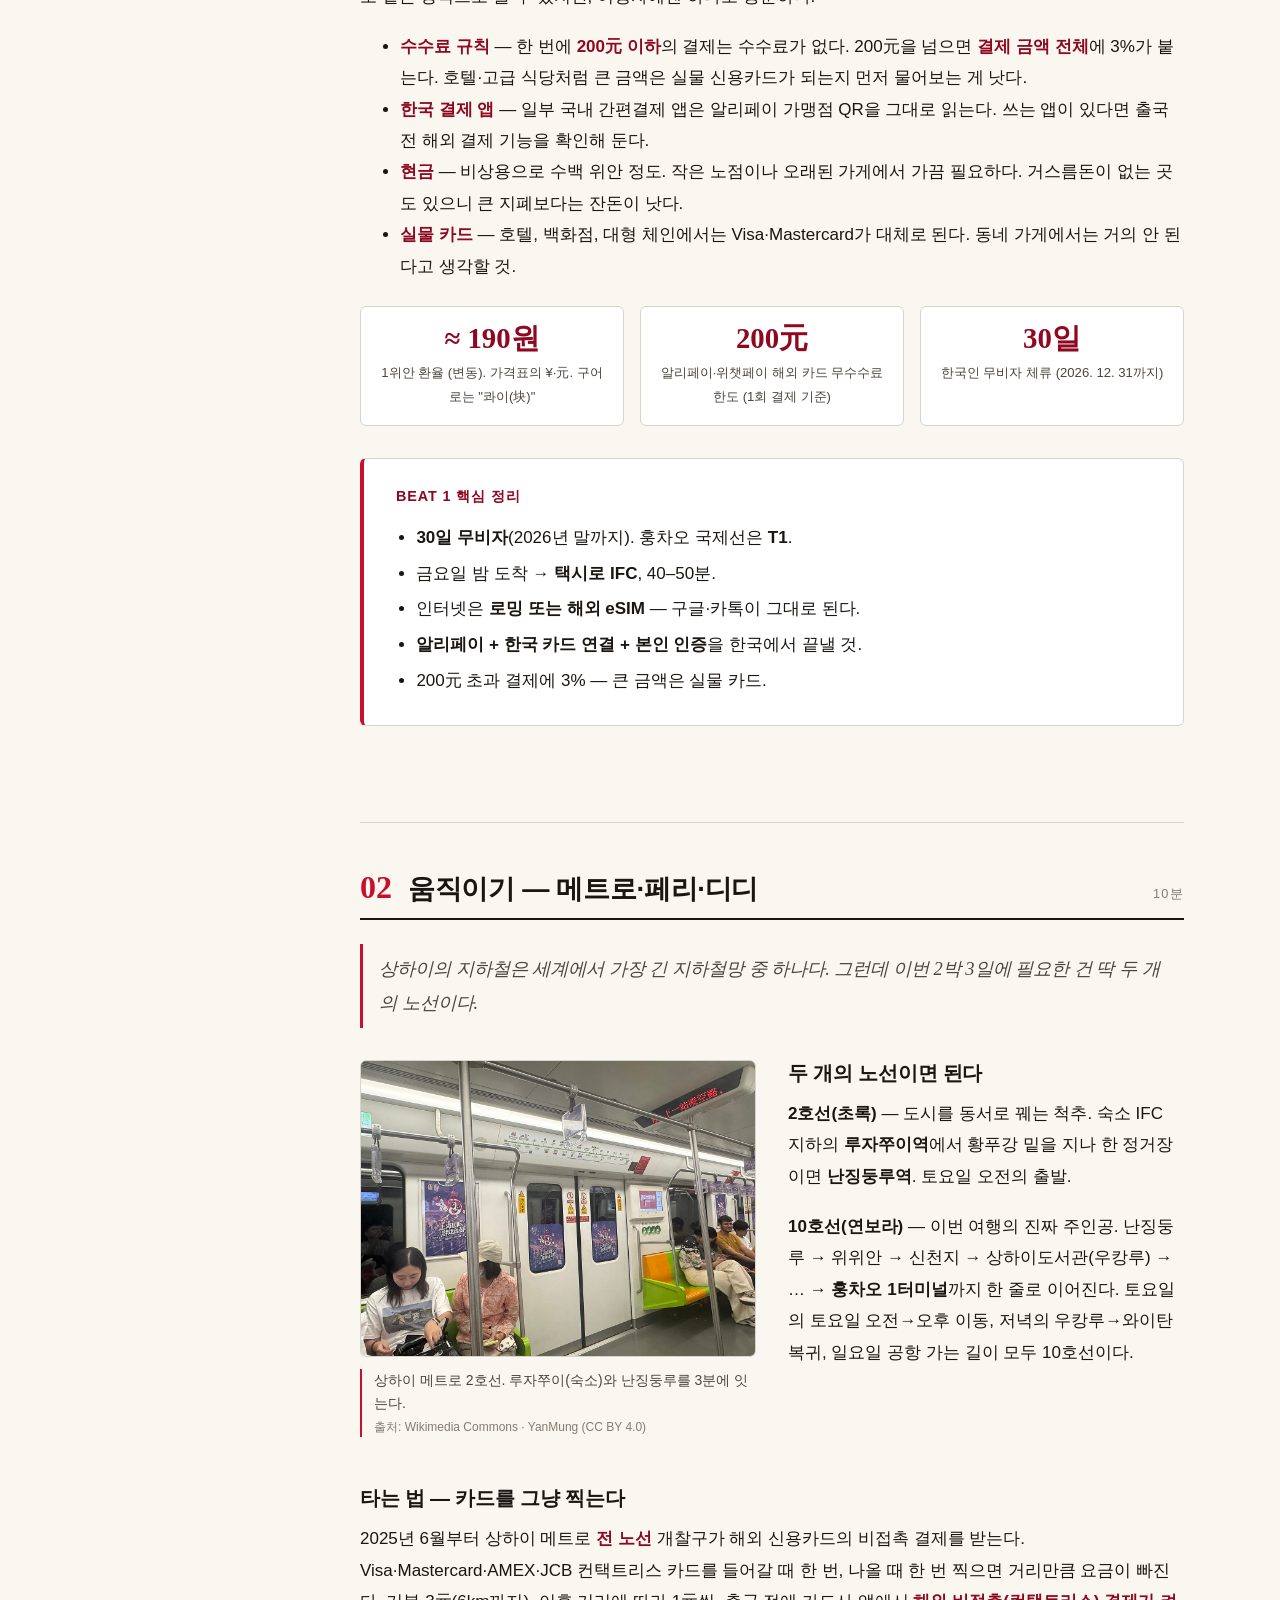
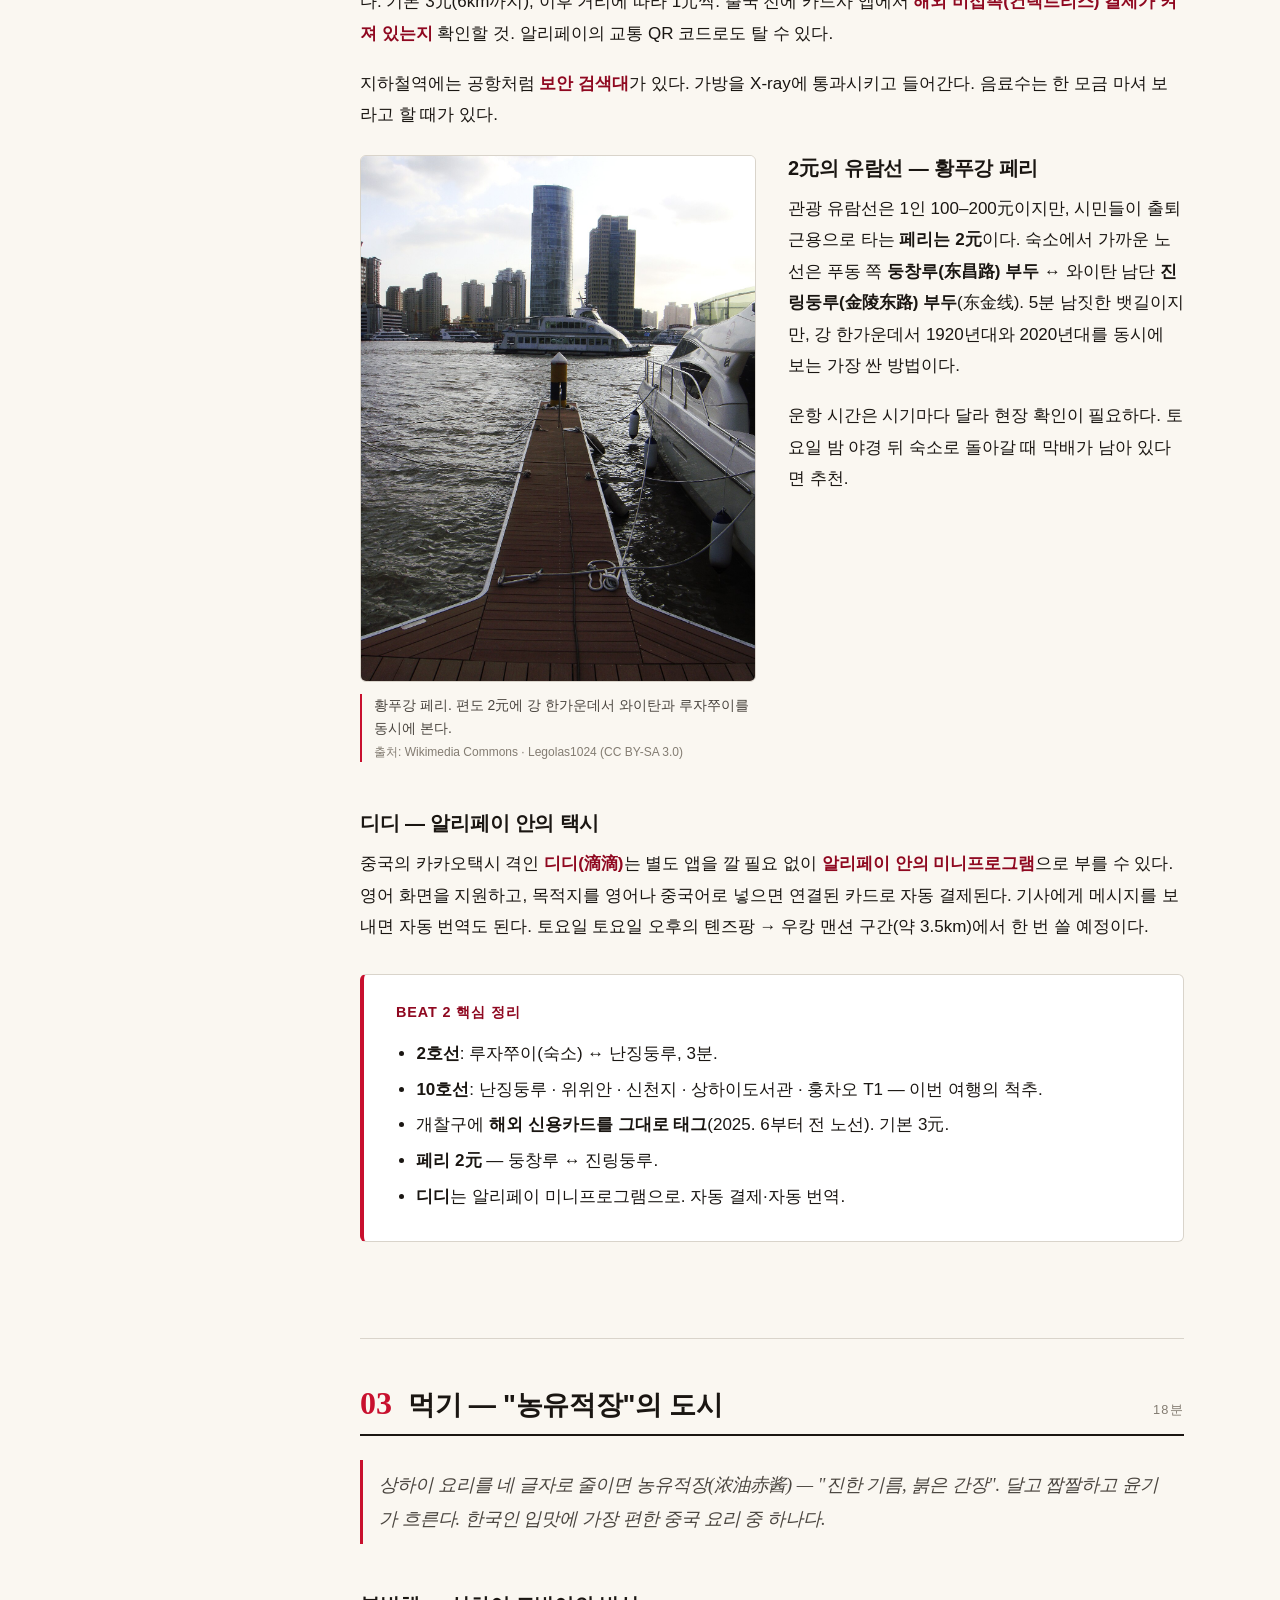
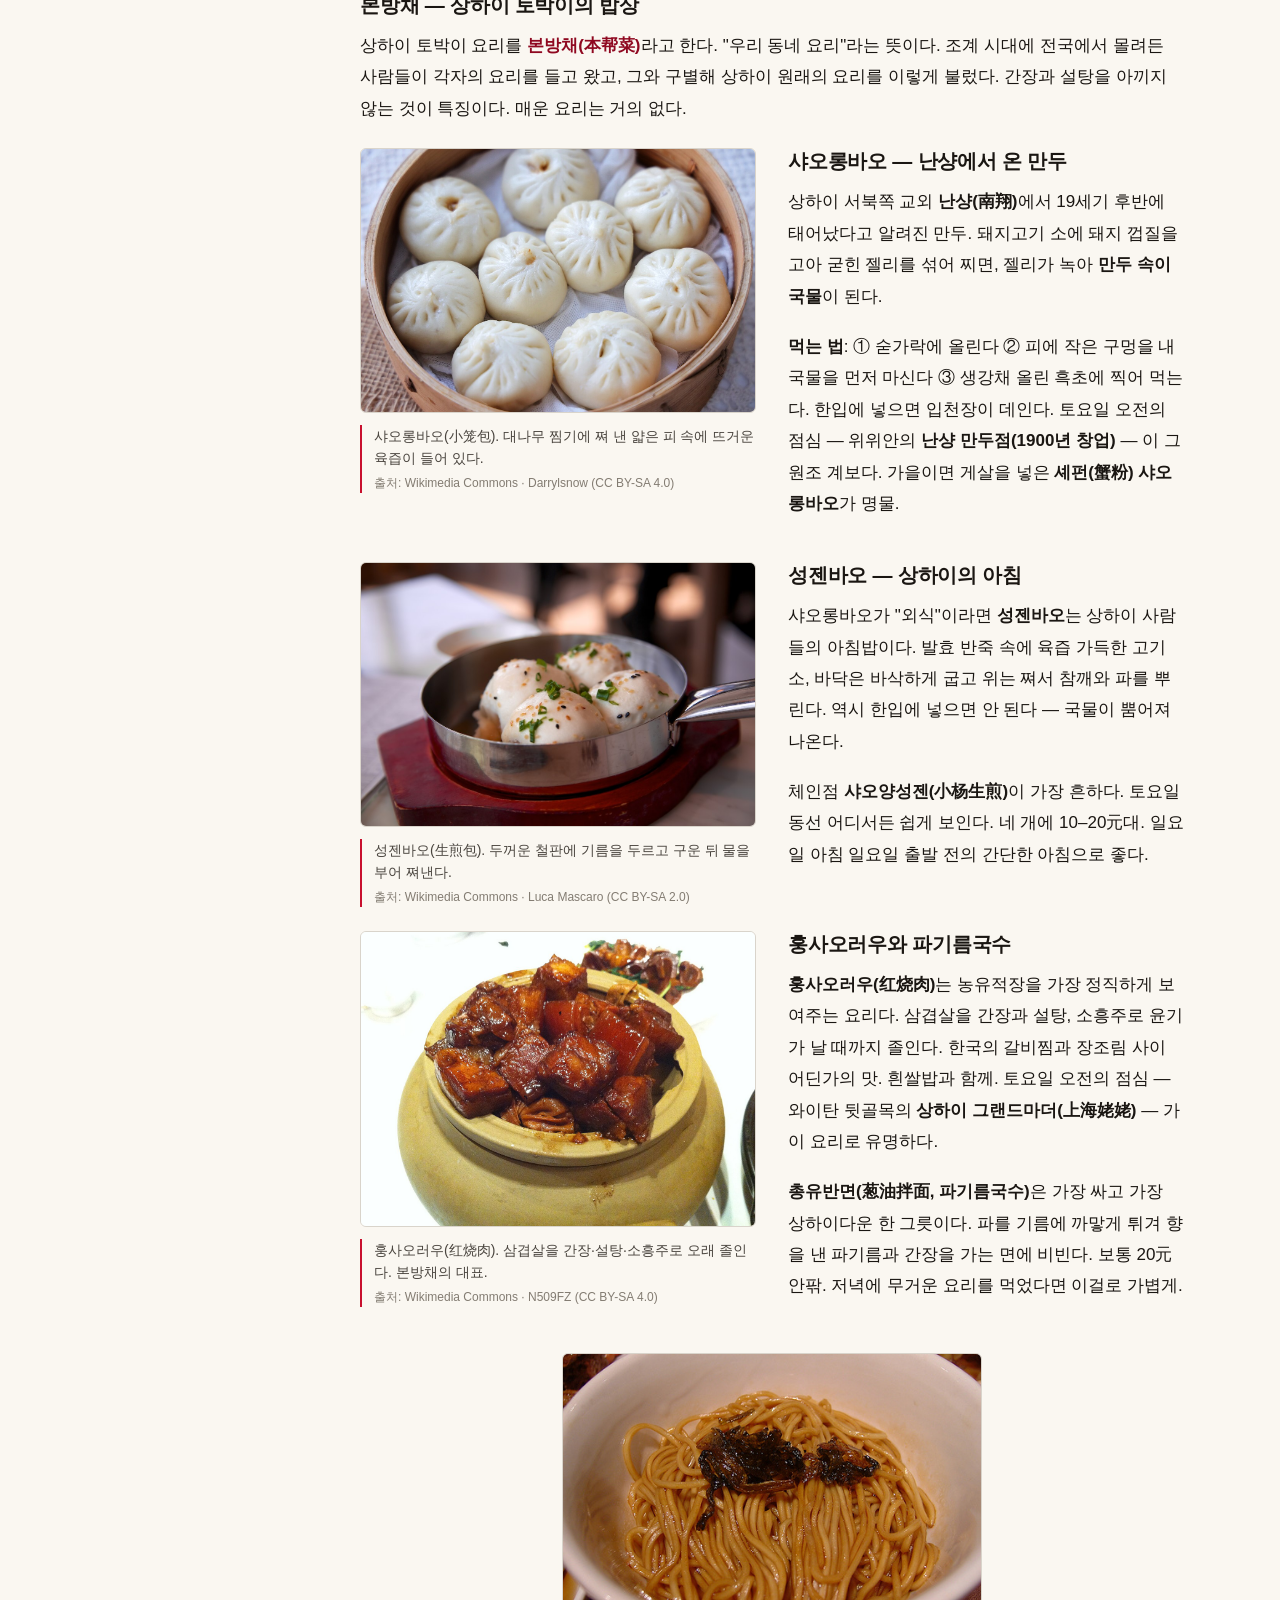
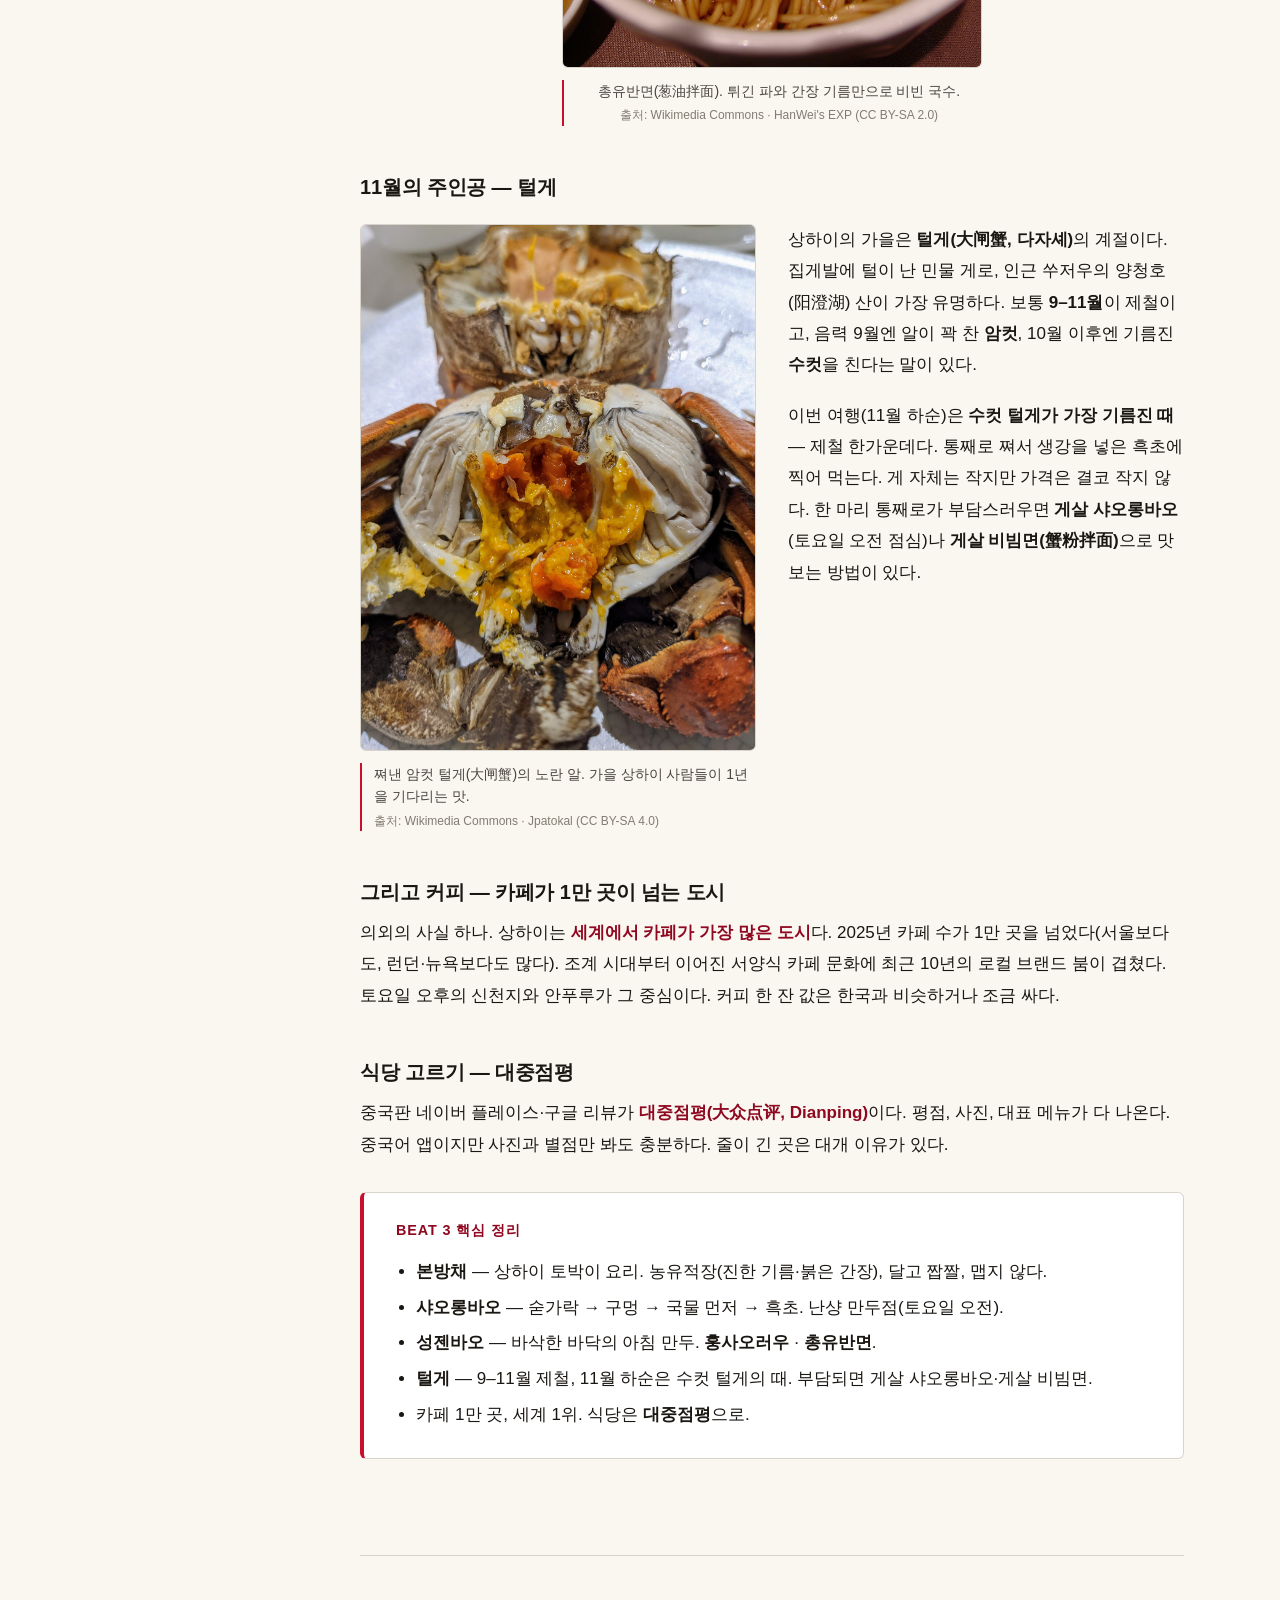
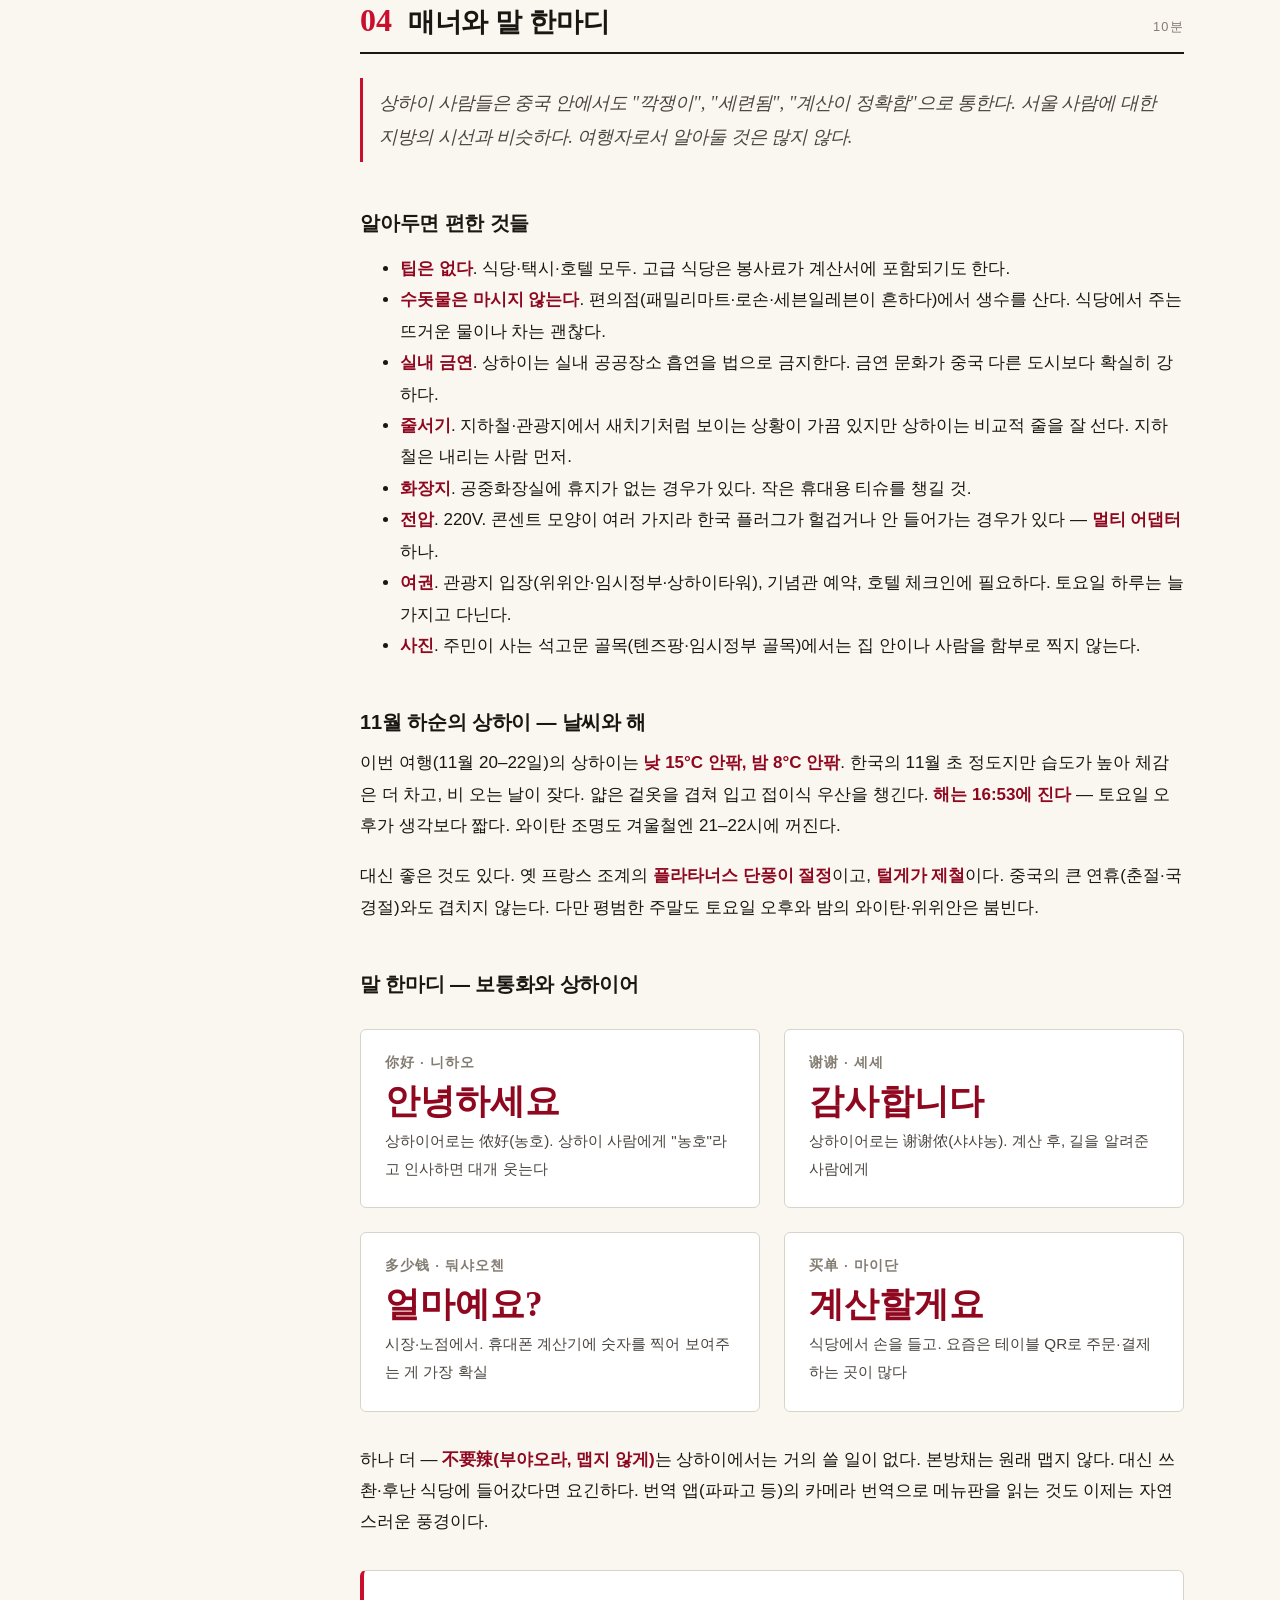
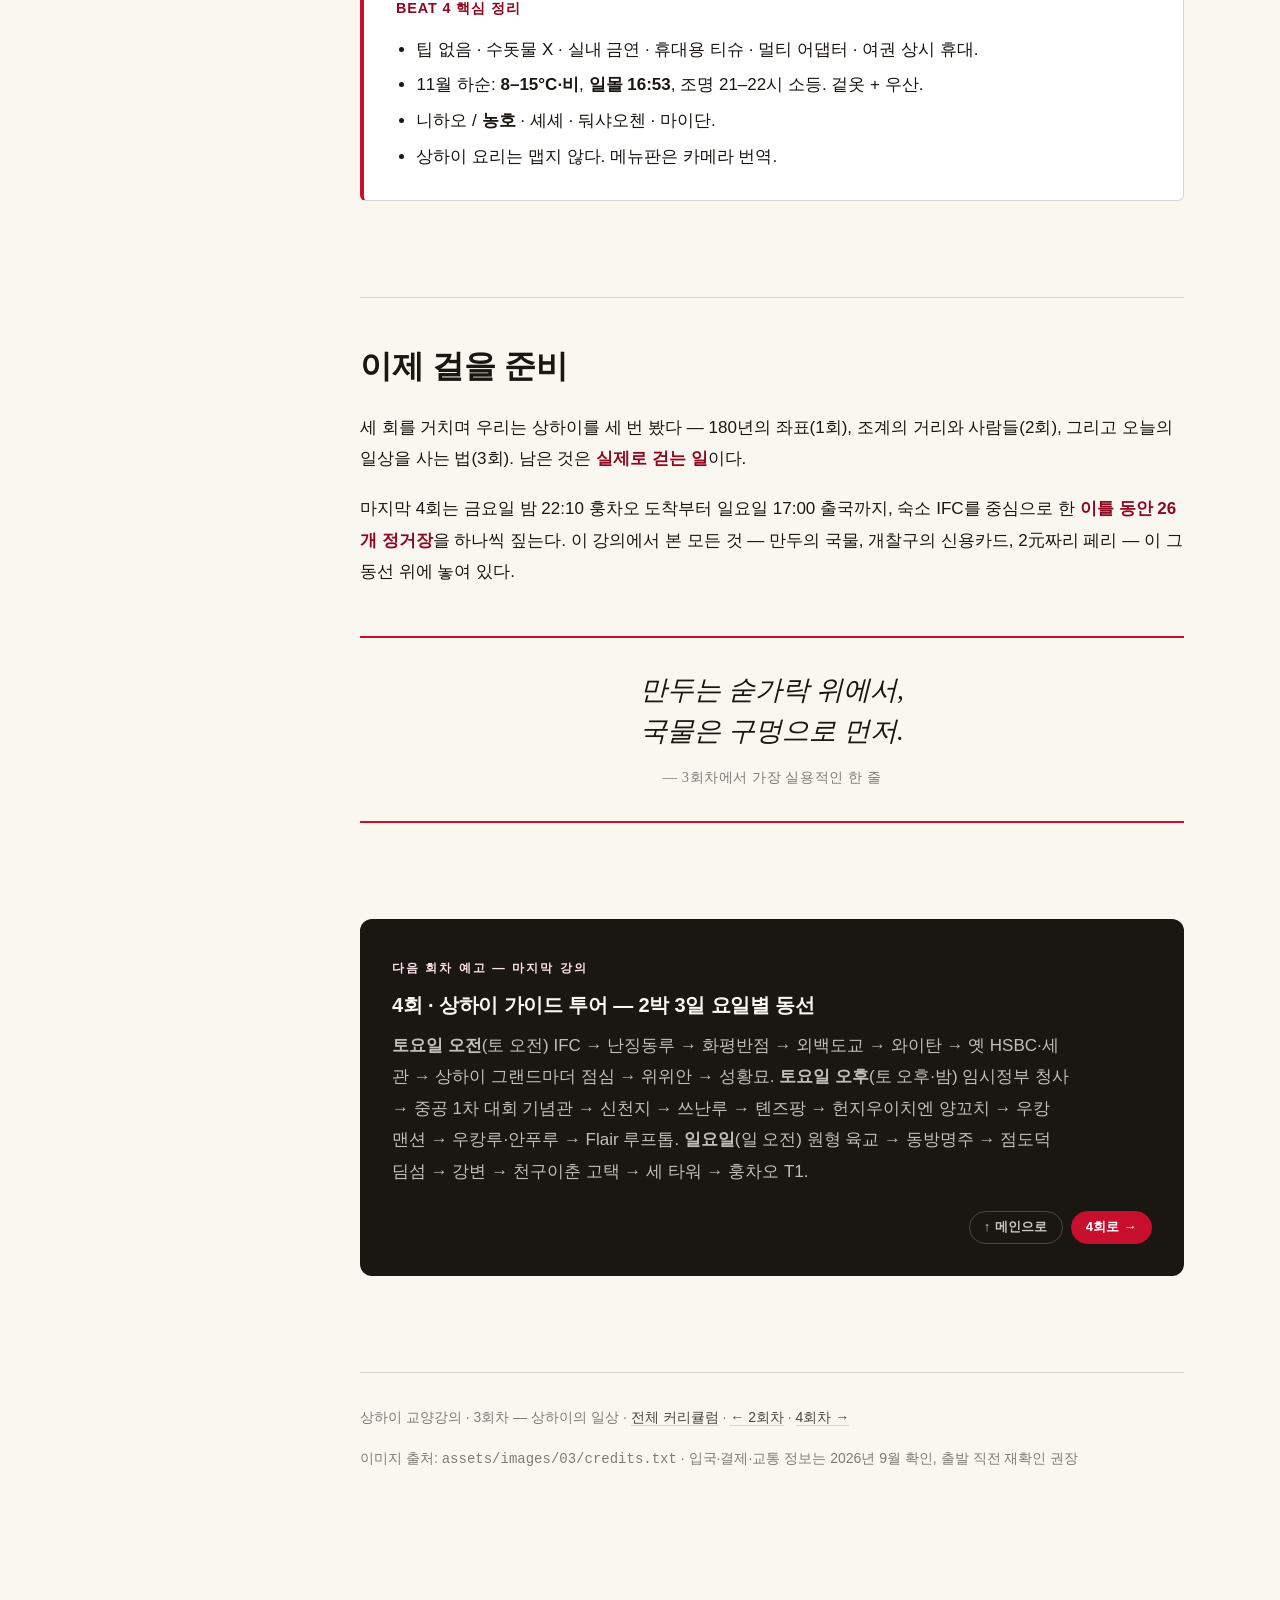
<file: lecture-shanghai/03-daily-life.html>
<!DOCTYPE html>
<html lang="ko">
<head>
<meta charset="UTF-8">
<meta name="viewport" content="width=device-width, initial-scale=1">
<title>3회 · 상하이의 일상 — 음식·결제·교통·매너 | 상하이 교양강의</title>
<meta name="description" content="상하이 교양강의 3회차 — 무비자 입국과 인터넷, 알리페이·위챗페이와 해외 카드, 메트로·페리·디디, 상하이 음식(본방채·샤오롱바오·털게), 매너와 말 한마디.">
<link rel="stylesheet" href="assets/css/base.css">
<link rel="stylesheet" href="assets/css/handout.css">
</head>
<body>
<div class="layout">

  <aside class="minitoc">
    <div class="minitoc-title">3회차 · 목차</div>
    <ol>
      <li><a href="#open"><span class="num">00</span>오프닝</a></li>
      <li><a href="#beat-1"><span class="num">01</span>입국 · 연결 · 결제</a></li>
      <li><a href="#beat-2"><span class="num">02</span>움직이기 — 메트로·페리·디디</a></li>
      <li><a href="#beat-3"><span class="num">03</span>먹기 — 농유적장의 도시</a></li>
      <li><a href="#beat-4"><span class="num">04</span>매너와 말 한마디</a></li>
      <li><a href="#next"><span class="num">→</span>다음 회차 예고</a></li>
    </ol>
  </aside>

  <main>

    <header class="page-head">
      <div class="breadcrumb">
        <a href="index.html">← 상하이 교양강의</a> &middot; 3회차
      </div>
      <span class="kicker">Lecture 03</span>
      <h1>상하이의 일상<br>— 음식·결제·교통·매너</h1>
      <p class="subtitle">상하이는 <strong>현금이 거의 사라진 도시</strong>다. 노점의 만두 한 판도, 지하철 개찰구도, 택시도 휴대폰으로 결제한다. 그 시스템에 외국인이 어떻게 올라타는지 — 그리고 올라탄 다음 무엇을 먹을지. 첫 여행의 실용 지도.</p>
      <div class="meta">
        <span><strong>분량</strong> 60분</span>
        <span><strong>구성</strong> 오프닝 + 4 Beat</span>
        <span><strong>전제</strong> 없음 · 출국 1주 전 읽기 권장</span>
      </div>
    </header>

    <!-- 오프닝 -->
    <section class="beat" id="open">
      <div class="beat-header">
        <span class="beat-num">00</span>
        <h2>오프닝 — 휴대폰 하나로 사는 도시</h2>
        <span class="beat-time">5분</span>
      </div>

      <div class="prose">
        <p>상하이 거리의 만두 가게 계산대에는 보통 두 개의 QR 코드가 붙어 있다. 파란 것(알리페이)과 초록 것(위챗페이). 사람들은 줄을 서서 휴대폰을 갖다 대고, 만두를 받아 간다. 지폐를 꺼내는 사람은 거의 없다.</p>
        <p>몇 년 전까지 이 시스템은 외국인에게 벽이었다. 중국 은행 계좌가 있어야 쓸 수 있었기 때문이다. 지금은 다르다. <strong>한국 신용카드를 알리페이에 연결하면</strong> 현지인과 똑같이 결제할 수 있고, 지하철은 신용카드를 개찰구에 그대로 찍으면 된다. 이번 강의는 그 "올라타는 법"에서 시작한다.</p>
        <p>순서는 네 박자다 — <strong>① 입국·인터넷·결제 → ② 메트로·페리·디디 → ③ 상하이 음식 → ④ 매너와 말 한마디.</strong></p>
      </div>

      <figure class="full-fig">
        <img src="assets/images/03/qr-pay.jpg" alt="중국 가게 계산대의 모바일 결제 QR 코드">
        <figcaption>
          계산대의 결제 QR 코드. 알리페이(支付宝)와 위챗페이(微信支付) 중 하나만 있으면 거의 어디서나 결제된다.
          <span class="source">출처: Wikimedia Commons · Harald Groven (CC BY-SA 2.0)</span>
        </figcaption>
      </figure>

      <aside class="sidenote">
        <div class="sidenote-title">출국 전 체크리스트 한 줄 요약</div>
        여권 유효기간 6개월 이상 · 겉옷·접이식 우산(11월 하순 8–15°C) · 알리페이 설치 + 해외 카드 연결 + 본인 인증 · 로밍 또는 해외 eSIM · 카드 해외 비접촉 결제 ON · 비상용 현금 소액(수백 위안) · 멀티 어댑터 · 이 투어 앱 한 번 열어 캐시해 두기
      </aside>
    </section>

    <hr>

    <!-- Beat 1 -->
    <section class="beat" id="beat-1">
      <div class="beat-header">
        <span class="beat-num">01</span>
        <h2>입국 · 연결 · 결제 — 출발 전에 끝낼 일</h2>
        <span class="beat-time">15분</span>
      </div>

      <p class="lead-in">상하이에서 가장 곤란한 순간은 도착 첫 시간이다. 인터넷이 안 되고, 결제가 안 되면 택시 한 대 부르기도 어렵다. 이 세 가지는 한국에서 끝내고 간다.</p>

      <h3>① 입국 — 30일 무비자</h3>
      <div class="prose">
        <p>2024년 11월부터 한국 일반 여권 소지자는 <strong>비자 없이 최대 30일</strong> 중국에 머물 수 있다(관광·출장·친지 방문·경유). 이 조치는 <strong>2026년 12월 31일까지</strong> 연장되어 있다. 여권 유효기간은 넉넉히 남겨둘 것. 입국 심사 때 지문을 찍고, 숙소 주소를 물을 수 있으니 호텔 예약 화면(중국어 주소 포함)을 준비해 둔다.</p>
      </div>

      <div class="split">
        <figure>
          <img src="assets/images/03/hongqiao-t1.jpg" alt="상하이 훙차오 국제공항 1터미널">
          <figcaption>훙차오 공항 1터미널(T1). 김포·인천발 국제선이 도착·출발하는 곳. 도심까지 가깝다는 것이 푸둥 공항과의 가장 큰 차이.<span class="source">출처: Wikimedia Commons · 4300streetcar (CC BY 4.0)</span></figcaption>
        </figure>
        <div class="text">
          <h3 style="margin-top:0">훙차오 1터미널</h3>
          <p>상하이에는 공항이 둘이다. 도시 서쪽의 <strong>훙차오(虹桥)</strong>와 동쪽 바닷가의 <strong>푸둥(浦东)</strong>. 이번 여행은 오가는 편 모두 훙차오다. 훙차오의 국제선은 <strong>1터미널(T1)</strong>을 쓴다. 메트로 2호선이 서는 "2터미널"은 국내선 쪽이니 헷갈리지 말 것.</p>
          <p>금요일 22:10 도착이면 입국·짐 찾기 후 23시 무렵. 메트로는 막차 시간대라 <strong>택시</strong>가 현실적이다. 택시 승강장에서 줄을 서고, 기사에게 호텔의 중국어 주소를 보여준다. IFC(루자쭈이)까지 약 40–50분, 약 100–130元.</p>
        </div>
      </div>

      <h3>② 인터넷 — 로밍이냐, 현지 유심이냐</h3>
      <div class="prose">
        <p>중국 본토에서는 구글(지도·지메일·검색), 유튜브, 인스타그램, 그리고 카카오톡 일부 기능이 막혀 있다. 이 차단을 흔히 <strong>만리방화벽(Great Firewall)</strong>이라 부른다. 여행자에게 선택지는 사실상 둘이다.</p>
      </div>

      <div class="compare">
        <div class="compare-card">
          <h4>한국 통신사 로밍</h4>
          <div class="num">추천</div>
          <div class="label">데이터가 한국을 거쳐 나가므로 구글·카톡·인스타가 그대로 된다. 이 투어 앱의 구글 지도 길찾기도 이 전제. 2박 3일이면 비용 부담도 크지 않다</div>
        </div>
        <div class="compare-card">
          <h4>해외 eSIM</h4>
          <div class="num">대안</div>
          <div class="label">홍콩 등 해외 회선 기반 eSIM도 차단을 우회한다. 구매 전 "중국 본토에서 구글 사용 가능" 표기를 확인할 것</div>
        </div>
        <div class="compare-card">
          <h4>중국 현지 유심 · 호텔 와이파이</h4>
          <div class="num">주의</div>
          <div class="label">빠르고 싸지만 차단된 서비스를 쓸 수 없다. 고덕지도(高德)·디디·대중점평 같은 중국 앱으로만 움직일 각오가 있을 때</div>
        </div>
      </div>

      <h3>③ 결제 — 알리페이에 한국 카드 연결하기</h3>
      <div class="prose">
        <p>상하이 여행의 결제는 사실상 <strong>알리페이(支付宝) 하나</strong>로 끝난다. 설치 후 해외 신용카드(Visa·Mastercard 등)를 연결하고 여권으로 본인 인증을 해두면, 가게 QR 스캔 결제, 택시(디디), 지하철 QR까지 모두 된다. 위챗페이도 같은 방식으로 쓸 수 있지만, 여행자에겐 하나로 충분하다.</p>
        <ul>
          <li><strong>수수료 규칙</strong> — 한 번에 <strong>200元 이하</strong>의 결제는 수수료가 없다. 200元을 넘으면 <strong>결제 금액 전체</strong>에 3%가 붙는다. 호텔·고급 식당처럼 큰 금액은 실물 신용카드가 되는지 먼저 물어보는 게 낫다.</li>
          <li><strong>한국 결제 앱</strong> — 일부 국내 간편결제 앱은 알리페이 가맹점 QR을 그대로 읽는다. 쓰는 앱이 있다면 출국 전 해외 결제 기능을 확인해 둔다.</li>
          <li><strong>현금</strong> — 비상용으로 수백 위안 정도. 작은 노점이나 오래된 가게에서 가끔 필요하다. 거스름돈이 없는 곳도 있으니 큰 지폐보다는 잔돈이 낫다.</li>
          <li><strong>실물 카드</strong> — 호텔, 백화점, 대형 체인에서는 Visa·Mastercard가 대체로 된다. 동네 가게에서는 거의 안 된다고 생각할 것.</li>
        </ul>
      </div>

      <div class="stat-cards">
        <div class="stat-card"><div class="big">≈ 190원</div><div class="label">1위안 환율 (변동). 가격표의 ¥·元. 구어로는 "콰이(块)"</div></div>
        <div class="stat-card"><div class="big">200元</div><div class="label">알리페이·위챗페이 해외 카드 무수수료 한도 (1회 결제 기준)</div></div>
        <div class="stat-card"><div class="big">30일</div><div class="label">한국인 무비자 체류 (2026. 12. 31까지)</div></div>
      </div>

      <div class="summary-box">
        <div class="summary-title">Beat 1 핵심 정리</div>
        <ul>
          <li><strong>30일 무비자</strong>(2026년 말까지). 훙차오 국제선은 <strong>T1</strong>.</li>
          <li>금요일 밤 도착 → <strong>택시로 IFC</strong>, 40–50분.</li>
          <li>인터넷은 <strong>로밍 또는 해외 eSIM</strong> — 구글·카톡이 그대로 된다.</li>
          <li><strong>알리페이 + 한국 카드 연결 + 본인 인증</strong>을 한국에서 끝낼 것.</li>
          <li>200元 초과 결제에 3% — 큰 금액은 실물 카드.</li>
        </ul>
      </div>
    </section>

    <hr>

    <!-- Beat 2 -->
    <section class="beat" id="beat-2">
      <div class="beat-header">
        <span class="beat-num">02</span>
        <h2>움직이기 — 메트로·페리·디디</h2>
        <span class="beat-time">10분</span>
      </div>

      <p class="lead-in">상하이의 지하철은 세계에서 가장 긴 지하철망 중 하나다. 그런데 이번 2박 3일에 필요한 건 딱 두 개의 노선이다.</p>

      <div class="split">
        <figure>
          <img src="assets/images/03/metro-line2.jpg" alt="상하이 메트로 2호선 열차">
          <figcaption>상하이 메트로 2호선. 루자쭈이(숙소)와 난징둥루를 3분에 잇는다.<span class="source">출처: Wikimedia Commons · YanMung (CC BY 4.0)</span></figcaption>
        </figure>
        <div class="text">
          <h3 style="margin-top:0">두 개의 노선이면 된다</h3>
          <p><strong>2호선(초록)</strong> — 도시를 동서로 꿰는 척추. 숙소 IFC 지하의 <strong>루자쭈이역</strong>에서 황푸강 밑을 지나 한 정거장이면 <strong>난징둥루역</strong>. 토요일 오전의 출발.</p>
          <p><strong>10호선(연보라)</strong> — 이번 여행의 진짜 주인공. 난징둥루 → 위위안 → 신천지 → 상하이도서관(우캉루) → … → <strong>훙차오 1터미널</strong>까지 한 줄로 이어진다. 토요일의 토요일 오전→오후 이동, 저녁의 우캉루→와이탄 복귀, 일요일 공항 가는 길이 모두 10호선이다.</p>
        </div>
      </div>

      <div class="prose">
        <h3>타는 법 — 카드를 그냥 찍는다</h3>
        <p>2025년 6월부터 상하이 메트로 <strong>전 노선</strong> 개찰구가 해외 신용카드의 비접촉 결제를 받는다. Visa·Mastercard·AMEX·JCB 컨택트리스 카드를 들어갈 때 한 번, 나올 때 한 번 찍으면 거리만큼 요금이 빠진다. 기본 3元(6km까지), 이후 거리에 따라 1元씩. 출국 전에 카드사 앱에서 <strong>해외 비접촉(컨택트리스) 결제가 켜져 있는지</strong> 확인할 것. 알리페이의 교통 QR 코드로도 탈 수 있다.</p>
        <p>지하철역에는 공항처럼 <strong>보안 검색대</strong>가 있다. 가방을 X-ray에 통과시키고 들어간다. 음료수는 한 모금 마셔 보라고 할 때가 있다.</p>
      </div>

      <div class="split">
        <figure>
          <img src="assets/images/03/huangpu-ferry.jpg" alt="황푸강을 건너는 페리">
          <figcaption>황푸강 페리. 편도 2元에 강 한가운데서 와이탄과 루자쭈이를 동시에 본다.<span class="source">출처: Wikimedia Commons · Legolas1024 (CC BY-SA 3.0)</span></figcaption>
        </figure>
        <div class="text">
          <h3 style="margin-top:0">2元의 유람선 — 황푸강 페리</h3>
          <p>관광 유람선은 1인 100–200元이지만, 시민들이 출퇴근용으로 타는 <strong>페리는 2元</strong>이다. 숙소에서 가까운 노선은 푸동 쪽 <strong>둥창루(东昌路) 부두</strong> ↔ 와이탄 남단 <strong>진링둥루(金陵东路) 부두</strong>(东金线). 5분 남짓한 뱃길이지만, 강 한가운데서 1920년대와 2020년대를 동시에 보는 가장 싼 방법이다.</p>
          <p>운항 시간은 시기마다 달라 현장 확인이 필요하다. 토요일 밤 야경 뒤 숙소로 돌아갈 때 막배가 남아 있다면 추천.</p>
        </div>
      </div>

      <div class="prose">
        <h3>디디 — 알리페이 안의 택시</h3>
        <p>중국의 카카오택시 격인 <strong>디디(滴滴)</strong>는 별도 앱을 깔 필요 없이 <strong>알리페이 안의 미니프로그램</strong>으로 부를 수 있다. 영어 화면을 지원하고, 목적지를 영어나 중국어로 넣으면 연결된 카드로 자동 결제된다. 기사에게 메시지를 보내면 자동 번역도 된다. 토요일 토요일 오후의 톈즈팡 → 우캉 맨션 구간(약 3.5km)에서 한 번 쓸 예정이다.</p>
      </div>

      <div class="summary-box">
        <div class="summary-title">Beat 2 핵심 정리</div>
        <ul>
          <li><strong>2호선</strong>: 루자쭈이(숙소) ↔ 난징둥루, 3분.</li>
          <li><strong>10호선</strong>: 난징둥루 · 위위안 · 신천지 · 상하이도서관 · 훙차오 T1 — 이번 여행의 척추.</li>
          <li>개찰구에 <strong>해외 신용카드를 그대로 태그</strong>(2025. 6부터 전 노선). 기본 3元.</li>
          <li><strong>페리 2元</strong> — 둥창루 ↔ 진링둥루.</li>
          <li><strong>디디</strong>는 알리페이 미니프로그램으로. 자동 결제·자동 번역.</li>
        </ul>
      </div>
    </section>

    <hr>

    <!-- Beat 3 -->
    <section class="beat" id="beat-3">
      <div class="beat-header">
        <span class="beat-num">03</span>
        <h2>먹기 — "농유적장"의 도시</h2>
        <span class="beat-time">18분</span>
      </div>

      <p class="lead-in">상하이 요리를 네 글자로 줄이면 농유적장(浓油赤酱) — "진한 기름, 붉은 간장". 달고 짭짤하고 윤기가 흐른다. 한국인 입맛에 가장 편한 중국 요리 중 하나다.</p>

      <div class="prose">
        <h3>본방채 — 상하이 토박이의 밥상</h3>
        <p>상하이 토박이 요리를 <strong>본방채(本帮菜)</strong>라고 한다. "우리 동네 요리"라는 뜻이다. 조계 시대에 전국에서 몰려든 사람들이 각자의 요리를 들고 왔고, 그와 구별해 상하이 원래의 요리를 이렇게 불렀다. 간장과 설탕을 아끼지 않는 것이 특징이다. 매운 요리는 거의 없다.</p>
      </div>

      <div class="split">
        <figure>
          <img src="assets/images/03/xiaolongbao.jpg" alt="샤오롱바오">
          <figcaption>샤오롱바오(小笼包). 대나무 찜기에 쪄 낸 얇은 피 속에 뜨거운 육즙이 들어 있다.<span class="source">출처: Wikimedia Commons · Darrylsnow (CC BY-SA 4.0)</span></figcaption>
        </figure>
        <div class="text">
          <h3 style="margin-top:0">샤오롱바오 — 난샹에서 온 만두</h3>
          <p>상하이 서북쪽 교외 <strong>난샹(南翔)</strong>에서 19세기 후반에 태어났다고 알려진 만두. 돼지고기 소에 돼지 껍질을 고아 굳힌 젤리를 섞어 찌면, 젤리가 녹아 <strong>만두 속이 국물</strong>이 된다.</p>
          <p><strong>먹는 법</strong>: ① 숟가락에 올린다 ② 피에 작은 구멍을 내 국물을 먼저 마신다 ③ 생강채 올린 흑초에 찍어 먹는다. 한입에 넣으면 입천장이 데인다. 토요일 오전의 점심 — 위위안의 <strong>난샹 만두점(1900년 창업)</strong> — 이 그 원조 계보다. 가을이면 게살을 넣은 <strong>셰펀(蟹粉) 샤오롱바오</strong>가 명물.</p>
        </div>
      </div>

      <div class="split">
        <figure>
          <img src="assets/images/03/shengjian.jpg" alt="팬에서 굽는 성젠바오">
          <figcaption>성젠바오(生煎包). 두꺼운 철판에 기름을 두르고 구운 뒤 물을 부어 쪄낸다.<span class="source">출처: Wikimedia Commons · Luca Mascaro (CC BY-SA 2.0)</span></figcaption>
        </figure>
        <div class="text">
          <h3 style="margin-top:0">성젠바오 — 상하이의 아침</h3>
          <p>샤오롱바오가 "외식"이라면 <strong>성젠바오</strong>는 상하이 사람들의 아침밥이다. 발효 반죽 속에 육즙 가득한 고기소, 바닥은 바삭하게 굽고 위는 쪄서 참깨와 파를 뿌린다. 역시 한입에 넣으면 안 된다 — 국물이 뿜어져 나온다.</p>
          <p>체인점 <strong>샤오양성젠(小杨生煎)</strong>이 가장 흔하다. 토요일 동선 어디서든 쉽게 보인다. 네 개에 10–20元대. 일요일 아침 일요일 출발 전의 간단한 아침으로 좋다.</p>
        </div>
      </div>

      <div class="split">
        <figure>
          <img src="assets/images/03/hongshaorou.jpg" alt="훙사오러우">
          <figcaption>훙사오러우(红烧肉). 삼겹살을 간장·설탕·소흥주로 오래 졸인다. 본방채의 대표.<span class="source">출처: Wikimedia Commons · N509FZ (CC BY-SA 4.0)</span></figcaption>
        </figure>
        <div class="text">
          <h3 style="margin-top:0">훙사오러우와 파기름국수</h3>
          <p><strong>훙사오러우(红烧肉)</strong>는 농유적장을 가장 정직하게 보여주는 요리다. 삼겹살을 간장과 설탕, 소흥주로 윤기가 날 때까지 졸인다. 한국의 갈비찜과 장조림 사이 어딘가의 맛. 흰쌀밥과 함께. 토요일 오전의 점심 — 와이탄 뒷골목의 <strong>상하이 그랜드마더(上海姥姥)</strong> — 가 이 요리로 유명하다.</p>
          <p><strong>총유반면(葱油拌面, 파기름국수)</strong>은 가장 싸고 가장 상하이다운 한 그릇이다. 파를 기름에 까맣게 튀겨 향을 낸 파기름과 간장을 가는 면에 비빈다. 보통 20元 안팎. 저녁에 무거운 요리를 먹었다면 이걸로 가볍게.</p>
        </div>
      </div>

      <figure>
        <img src="assets/images/03/scallion-noodles.jpg" alt="총유반면 — 파기름국수" style="width:100%; max-width:420px; margin: 0 auto;">
        <figcaption style="text-align:center; max-width:420px; margin-left:auto; margin-right:auto;">
          총유반면(葱油拌面). 튀긴 파와 간장 기름만으로 비빈 국수.
          <span class="source">출처: Wikimedia Commons · HanWei's EXP (CC BY-SA 2.0)</span>
        </figcaption>
      </figure>

      <h3>11월의 주인공 — 털게</h3>
      <div class="split">
        <figure>
          <img src="assets/images/03/hairy-crab.jpg" alt="쪄낸 암컷 털게의 알">
          <figcaption>쪄낸 암컷 털게(大闸蟹)의 노란 알. 가을 상하이 사람들이 1년을 기다리는 맛.<span class="source">출처: Wikimedia Commons · Jpatokal (CC BY-SA 4.0)</span></figcaption>
        </figure>
        <div class="text">
          <p>상하이의 가을은 <strong>털게(大闸蟹, 다자셰)</strong>의 계절이다. 집게발에 털이 난 민물 게로, 인근 쑤저우의 양청호(阳澄湖) 산이 가장 유명하다. 보통 <strong>9–11월</strong>이 제철이고, 음력 9월엔 알이 꽉 찬 <strong>암컷</strong>, 10월 이후엔 기름진 <strong>수컷</strong>을 친다는 말이 있다.</p>
          <p>이번 여행(11월 하순)은 <strong>수컷 털게가 가장 기름진 때</strong> — 제철 한가운데다. 통째로 쪄서 생강을 넣은 흑초에 찍어 먹는다. 게 자체는 작지만 가격은 결코 작지 않다. 한 마리 통째로가 부담스러우면 <strong>게살 샤오롱바오</strong>(토요일 오전 점심)나 <strong>게살 비빔면(蟹粉拌面)</strong>으로 맛보는 방법이 있다.</p>
        </div>
      </div>

      <div class="prose">
        <h3>그리고 커피 — 카페가 1만 곳이 넘는 도시</h3>
        <p>의외의 사실 하나. 상하이는 <strong>세계에서 카페가 가장 많은 도시</strong>다. 2025년 카페 수가 1만 곳을 넘었다(서울보다도, 런던·뉴욕보다도 많다). 조계 시대부터 이어진 서양식 카페 문화에 최근 10년의 로컬 브랜드 붐이 겹쳤다. 토요일 오후의 신천지와 안푸루가 그 중심이다. 커피 한 잔 값은 한국과 비슷하거나 조금 싸다.</p>

        <h3>식당 고르기 — 대중점평</h3>
        <p>중국판 네이버 플레이스·구글 리뷰가 <strong>대중점평(大众点评, Dianping)</strong>이다. 평점, 사진, 대표 메뉴가 다 나온다. 중국어 앱이지만 사진과 별점만 봐도 충분하다. 줄이 긴 곳은 대개 이유가 있다.</p>
      </div>

      <div class="summary-box">
        <div class="summary-title">Beat 3 핵심 정리</div>
        <ul>
          <li><strong>본방채</strong> — 상하이 토박이 요리. 농유적장(진한 기름·붉은 간장), 달고 짭짤, 맵지 않다.</li>
          <li><strong>샤오롱바오</strong> — 숟가락 → 구멍 → 국물 먼저 → 흑초. 난샹 만두점(토요일 오전).</li>
          <li><strong>성젠바오</strong> — 바삭한 바닥의 아침 만두. <strong>훙사오러우</strong> · <strong>총유반면</strong>.</li>
          <li><strong>털게</strong> — 9–11월 제철, 11월 하순은 수컷 털게의 때. 부담되면 게살 샤오롱바오·게살 비빔면.</li>
          <li>카페 1만 곳, 세계 1위. 식당은 <strong>대중점평</strong>으로.</li>
        </ul>
      </div>
    </section>

    <hr>

    <!-- Beat 4 -->
    <section class="beat" id="beat-4">
      <div class="beat-header">
        <span class="beat-num">04</span>
        <h2>매너와 말 한마디</h2>
        <span class="beat-time">10분</span>
      </div>

      <p class="lead-in">상하이 사람들은 중국 안에서도 "깍쟁이", "세련됨", "계산이 정확함"으로 통한다. 서울 사람에 대한 지방의 시선과 비슷하다. 여행자로서 알아둘 것은 많지 않다.</p>

      <div class="prose">
        <h3>알아두면 편한 것들</h3>
        <ul>
          <li><strong>팁은 없다</strong>. 식당·택시·호텔 모두. 고급 식당은 봉사료가 계산서에 포함되기도 한다.</li>
          <li><strong>수돗물은 마시지 않는다</strong>. 편의점(패밀리마트·로손·세븐일레븐이 흔하다)에서 생수를 산다. 식당에서 주는 뜨거운 물이나 차는 괜찮다.</li>
          <li><strong>실내 금연</strong>. 상하이는 실내 공공장소 흡연을 법으로 금지한다. 금연 문화가 중국 다른 도시보다 확실히 강하다.</li>
          <li><strong>줄서기</strong>. 지하철·관광지에서 새치기처럼 보이는 상황이 가끔 있지만 상하이는 비교적 줄을 잘 선다. 지하철은 내리는 사람 먼저.</li>
          <li><strong>화장지</strong>. 공중화장실에 휴지가 없는 경우가 있다. 작은 휴대용 티슈를 챙길 것.</li>
          <li><strong>전압</strong>. 220V. 콘센트 모양이 여러 가지라 한국 플러그가 헐겁거나 안 들어가는 경우가 있다 — <strong>멀티 어댑터</strong> 하나.</li>
          <li><strong>여권</strong>. 관광지 입장(위위안·임시정부·상하이타워), 기념관 예약, 호텔 체크인에 필요하다. 토요일 하루는 늘 가지고 다닌다.</li>
          <li><strong>사진</strong>. 주민이 사는 석고문 골목(톈즈팡·임시정부 골목)에서는 집 안이나 사람을 함부로 찍지 않는다.</li>
        </ul>

        <h3>11월 하순의 상하이 — 날씨와 해</h3>
        <p>이번 여행(11월 20–22일)의 상하이는 <strong>낮 15°C 안팎, 밤 8°C 안팎</strong>. 한국의 11월 초 정도지만 습도가 높아 체감은 더 차고, 비 오는 날이 잦다. 얇은 겉옷을 겹쳐 입고 접이식 우산을 챙긴다. <strong>해는 16:53에 진다</strong> — 토요일 오후가 생각보다 짧다. 와이탄 조명도 겨울철엔 21–22시에 꺼진다.</p>
        <p>대신 좋은 것도 있다. 옛 프랑스 조계의 <strong>플라타너스 단풍이 절정</strong>이고, <strong>털게가 제철</strong>이다. 중국의 큰 연휴(춘절·국경절)와도 겹치지 않는다. 다만 평범한 주말도 토요일 오후와 밤의 와이탄·위위안은 붐빈다.</p>
      </div>

      <h3>말 한마디 — 보통화와 상하이어</h3>
      <div class="compare">
        <div class="compare-card">
          <h4>你好 · 니하오</h4>
          <div class="num">안녕하세요</div>
          <div class="label">상하이어로는 侬好(농호). 상하이 사람에게 "농호"라고 인사하면 대개 웃는다</div>
        </div>
        <div class="compare-card">
          <h4>谢谢 · 셰셰</h4>
          <div class="num">감사합니다</div>
          <div class="label">상하이어로는 谢谢侬(샤샤농). 계산 후, 길을 알려준 사람에게</div>
        </div>
        <div class="compare-card">
          <h4>多少钱 · 둬샤오첸</h4>
          <div class="num">얼마예요?</div>
          <div class="label">시장·노점에서. 휴대폰 계산기에 숫자를 찍어 보여주는 게 가장 확실</div>
        </div>
        <div class="compare-card">
          <h4>买单 · 마이단</h4>
          <div class="num">계산할게요</div>
          <div class="label">식당에서 손을 들고. 요즘은 테이블 QR로 주문·결제하는 곳이 많다</div>
        </div>
      </div>

      <div class="prose">
        <p>하나 더 — <strong>不要辣(부야오라, 맵지 않게)</strong>는 상하이에서는 거의 쓸 일이 없다. 본방채는 원래 맵지 않다. 대신 쓰촨·후난 식당에 들어갔다면 요긴하다. 번역 앱(파파고 등)의 카메라 번역으로 메뉴판을 읽는 것도 이제는 자연스러운 풍경이다.</p>
      </div>

      <div class="summary-box">
        <div class="summary-title">Beat 4 핵심 정리</div>
        <ul>
          <li>팁 없음 · 수돗물 X · 실내 금연 · 휴대용 티슈 · 멀티 어댑터 · 여권 상시 휴대.</li>
          <li>11월 하순: <strong>8–15°C·비</strong>, <strong>일몰 16:53</strong>, 조명 21–22시 소등. 겉옷 + 우산.</li>
          <li>니하오 / <strong>농호</strong> · 셰셰 · 둬샤오첸 · 마이단.</li>
          <li>상하이 요리는 맵지 않다. 메뉴판은 카메라 번역.</li>
        </ul>
      </div>
    </section>

    <hr>

    <!-- 클로징 -->
    <section>
      <h2 style="font-size:2rem; margin-bottom:24px;">이제 걸을 준비</h2>

      <div class="prose">
        <p>세 회를 거치며 우리는 상하이를 세 번 봤다 — 180년의 좌표(1회), 조계의 거리와 사람들(2회), 그리고 오늘의 일상을 사는 법(3회). 남은 것은 <strong>실제로 걷는 일</strong>이다.</p>
        <p>마지막 4회는 금요일 밤 22:10 훙차오 도착부터 일요일 17:00 출국까지, 숙소 IFC를 중심으로 한 <strong>이틀 동안 26개 정거장</strong>을 하나씩 짚는다. 이 강의에서 본 모든 것 — 만두의 국물, 개찰구의 신용카드, 2元짜리 페리 — 이 그 동선 위에 놓여 있다.</p>
      </div>

      <blockquote class="pullquote">
        만두는 숟가락 위에서,<br>
        국물은 구멍으로 먼저.
        <cite>— 3회차에서 가장 실용적인 한 줄</cite>
      </blockquote>

      <div class="next-up" id="next">
        <span class="kicker">다음 회차 예고 — 마지막 강의</span>
        <h3>4회 · 상하이 가이드 투어 — 2박 3일 요일별 동선</h3>
        <p><strong>토요일 오전</strong>(토 오전) IFC → 난징동루 → 화평반점 → 외백도교 → 와이탄 → 옛 HSBC·세관 → 상하이 그랜드마더 점심 → 위위안 → 성황묘. <strong>토요일 오후</strong>(토 오후·밤) 임시정부 청사 → 중공 1차 대회 기념관 → 신천지 → 쓰난루 → 톈즈팡 → 헌지우이치엔 양꼬치 → 우캉 맨션 → 우캉루·안푸루 → Flair 루프톱. <strong>일요일</strong>(일 오전) 원형 육교 → 동방명주 → 점도덕 딤섬 → 강변 → 천구이춘 고택 → 세 타워 → 훙차오 T1.</p>
        <div class="actions">
          <a href="index.html" class="btn">↑ 메인으로</a>
          <a href="04-shanghai-tour.html" class="btn primary">4회로 →</a>
        </div>
      </div>
    </section>

    <footer class="page-footer">
      <p>상하이 교양강의 · 3회차 — 상하이의 일상 ·
        <a href="index.html">전체 커리큘럼</a> ·
        <a href="02-concessions-modern.html">← 2회차</a> ·
        <a href="04-shanghai-tour.html">4회차 →</a>
      </p>
      <p>이미지 출처: <code>assets/images/03/credits.txt</code> · 입국·결제·교통 정보는 2026년 9월 확인, 출발 직전 재확인 권장</p>
    </footer>

  </main>
</div>

<script>
  (function() {
    const sections = document.querySelectorAll('.beat, #next');
    const links = document.querySelectorAll('.minitoc a');
    const observer = new IntersectionObserver((entries) => {
      entries.forEach(entry => {
        if (entry.isIntersecting) {
          const id = entry.target.id;
          links.forEach(a => {
            a.classList.toggle('active', a.getAttribute('href') === '#' + id);
          });
        }
      });
    }, { rootMargin: '-30% 0px -60% 0px' });
    sections.forEach(s => observer.observe(s));
  })();
</script>
</body>
</html>
</file>
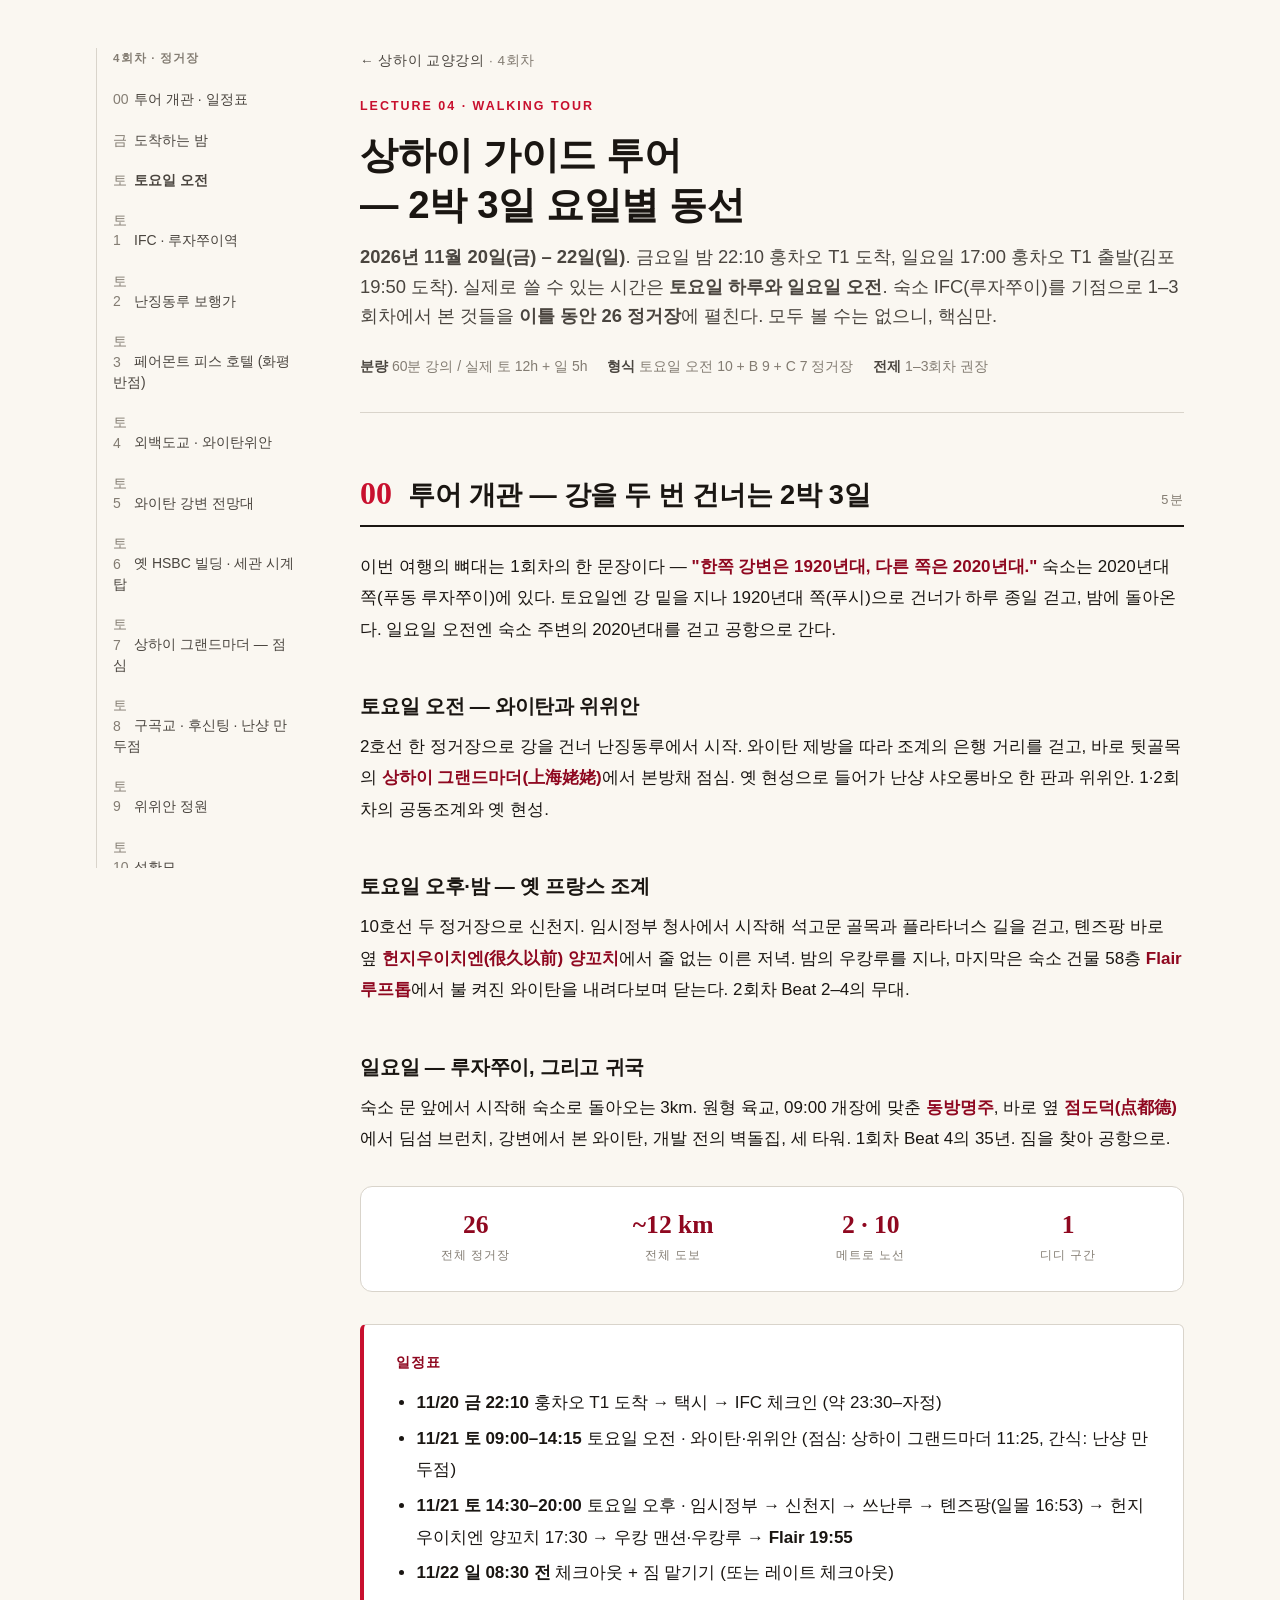
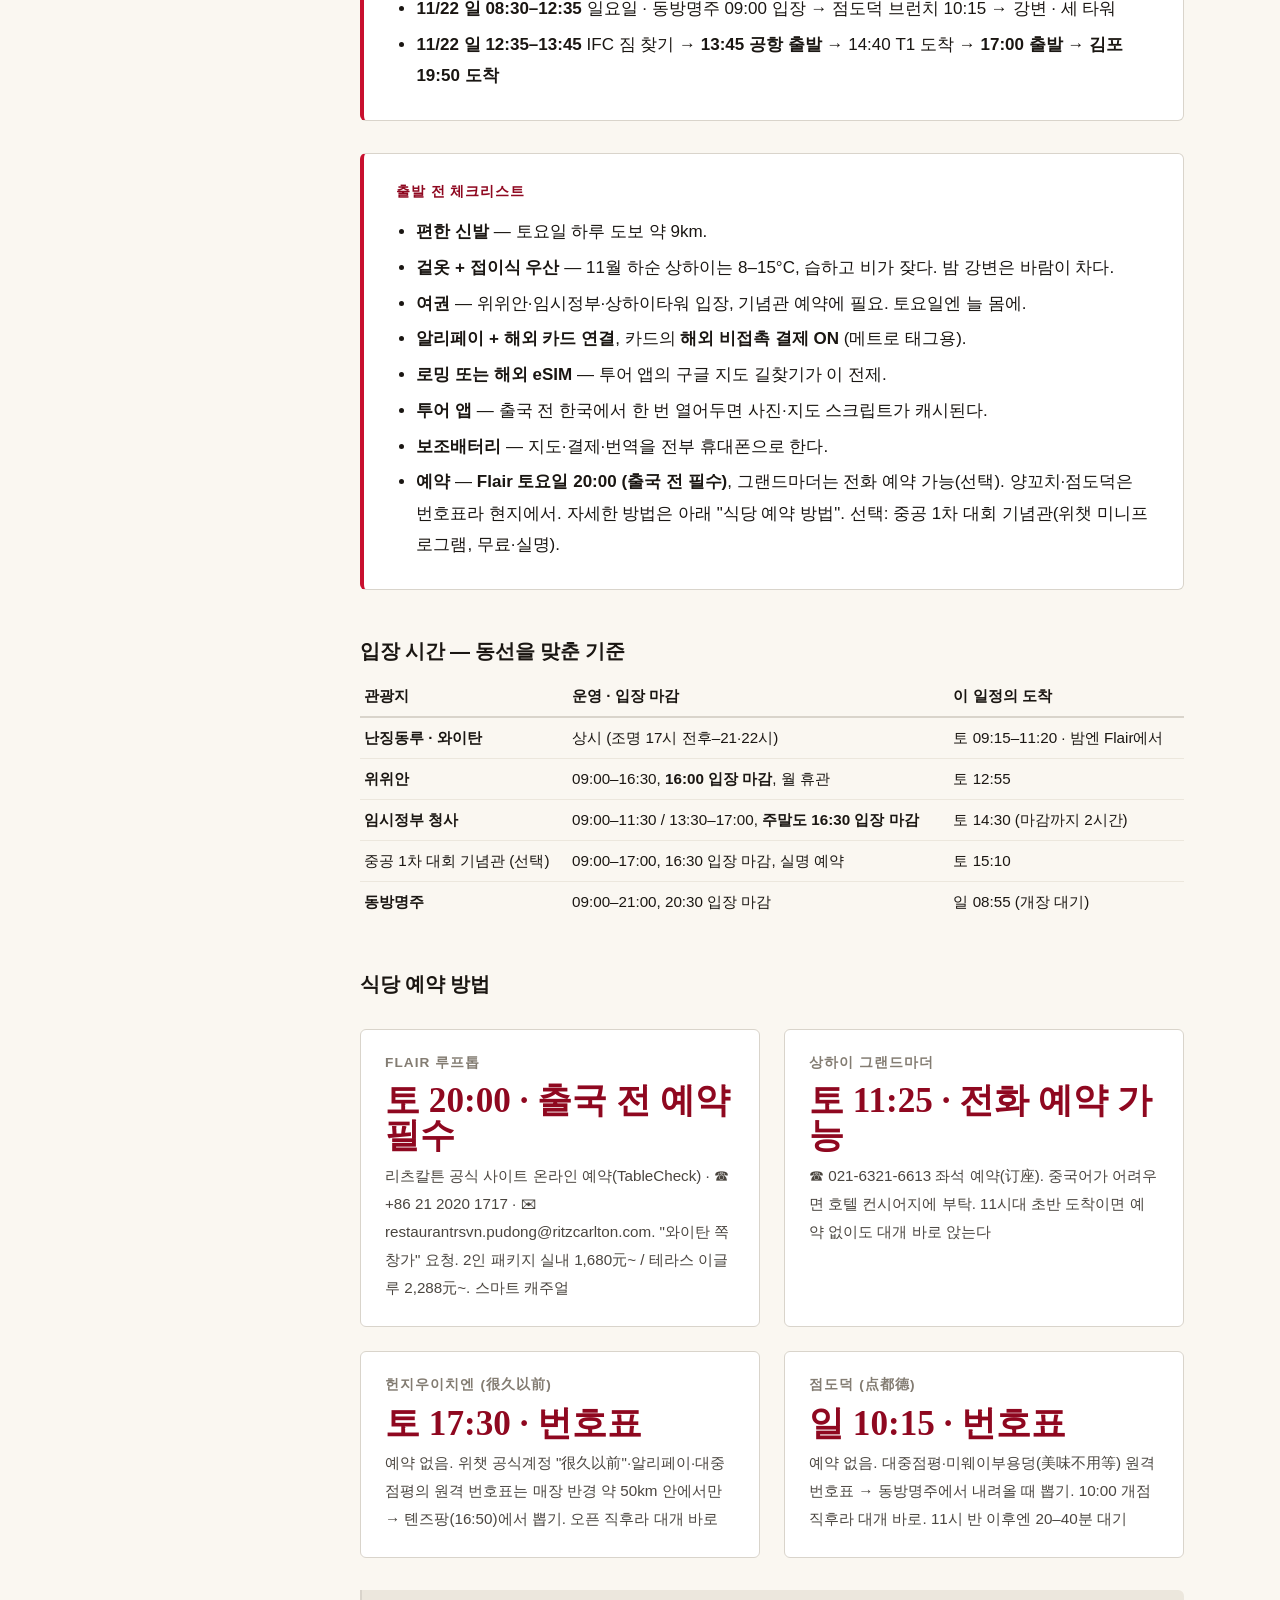
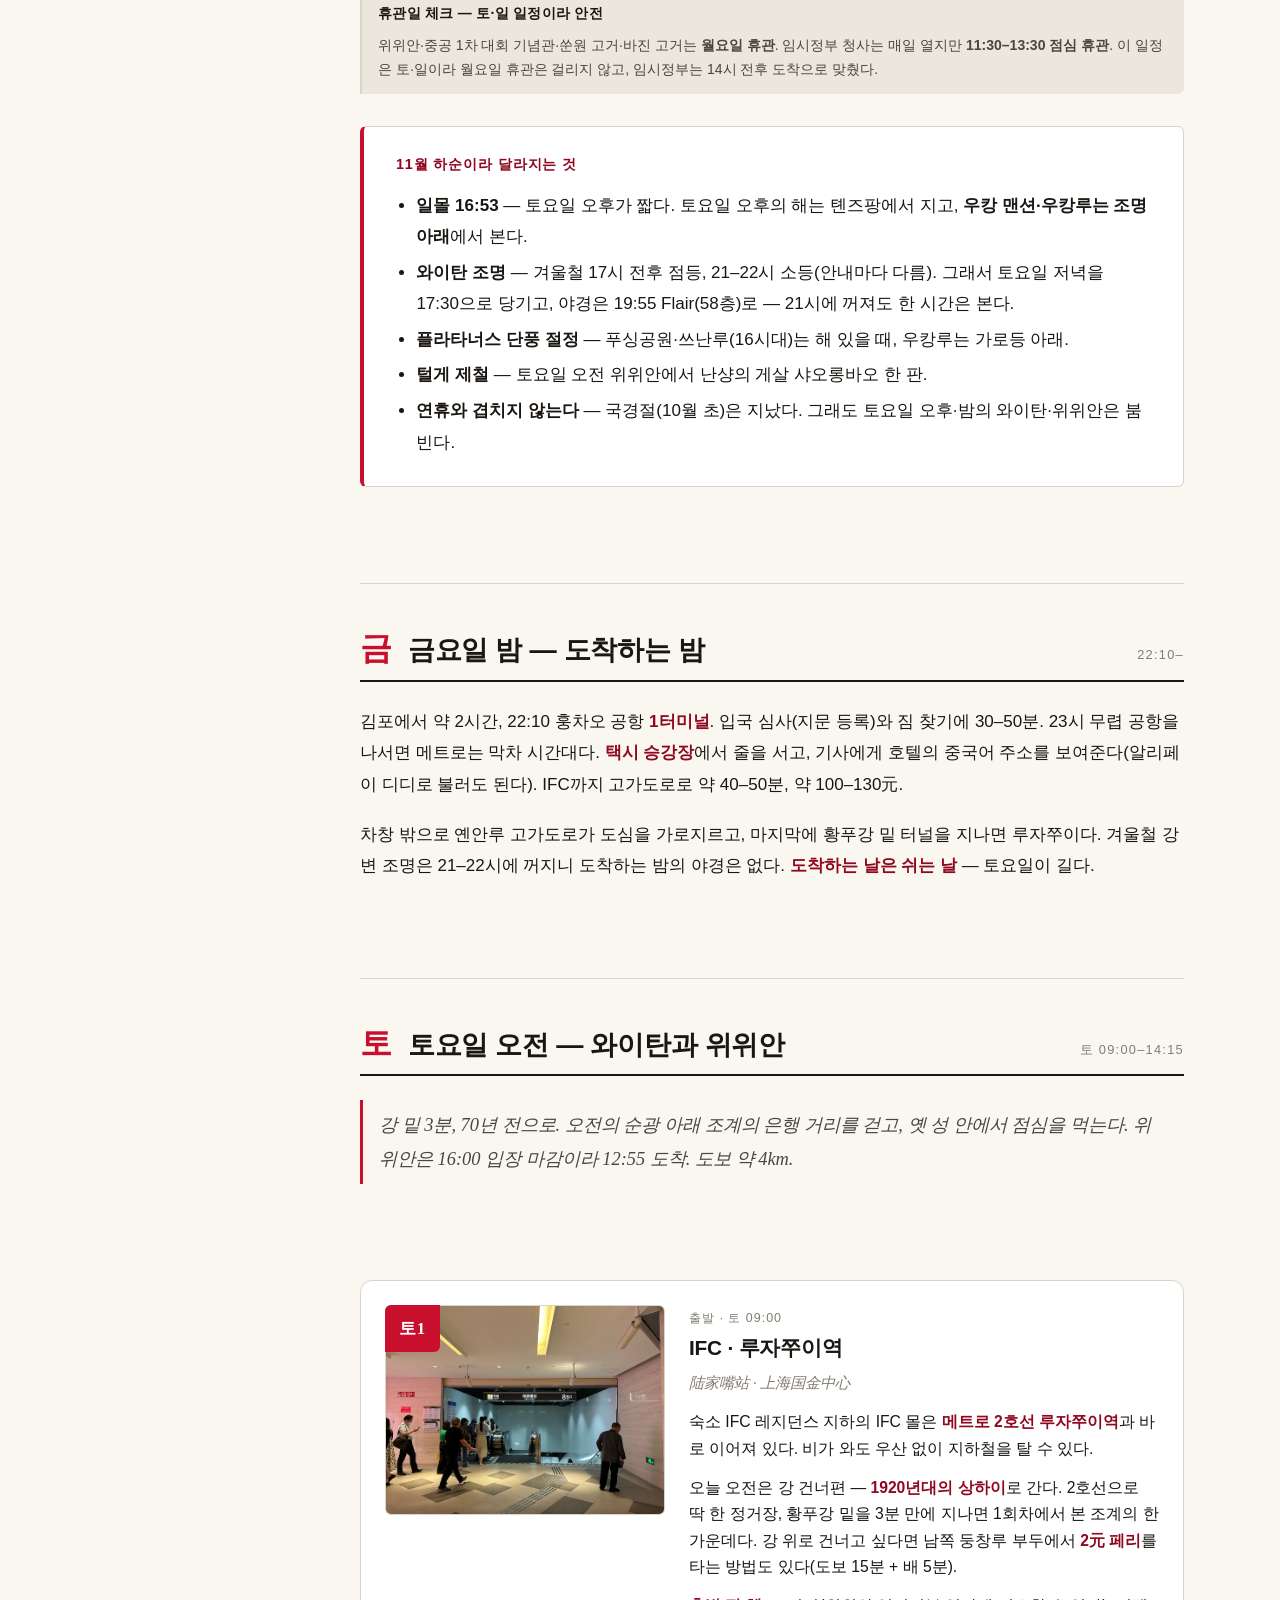
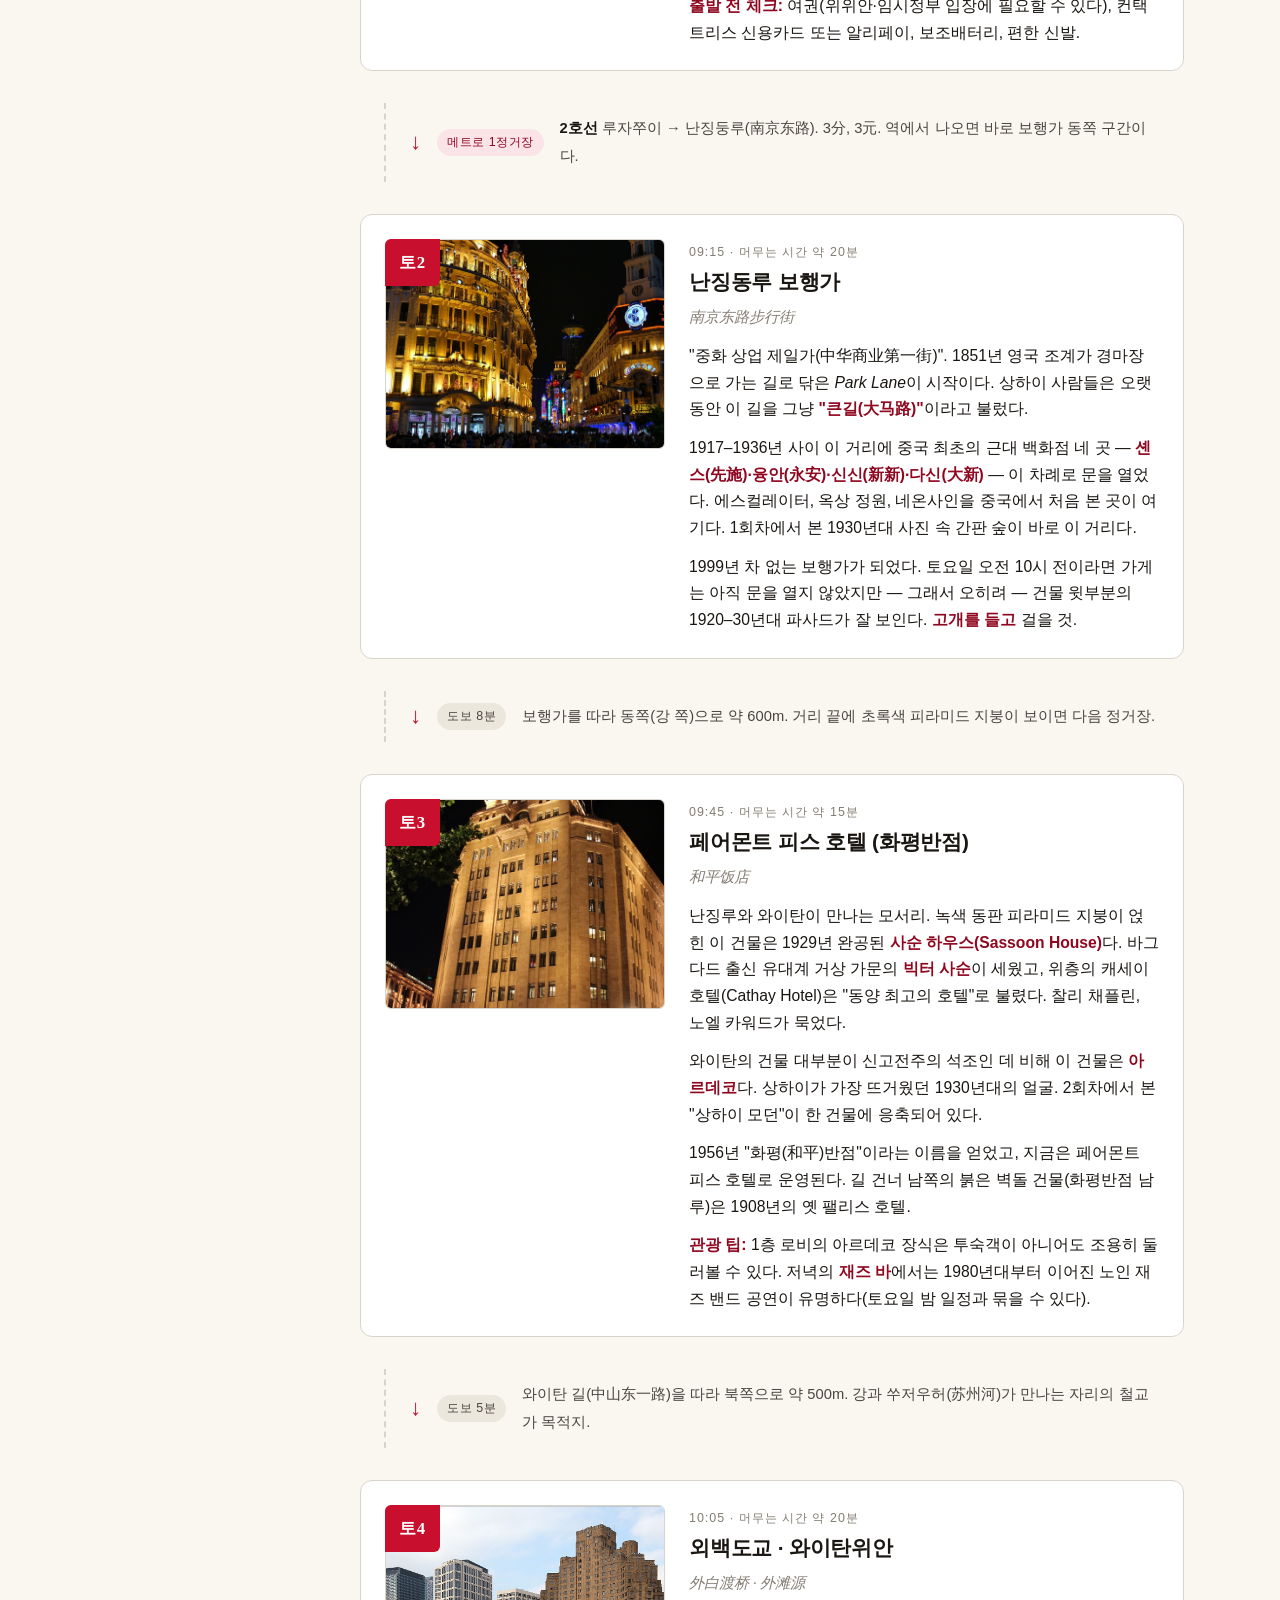
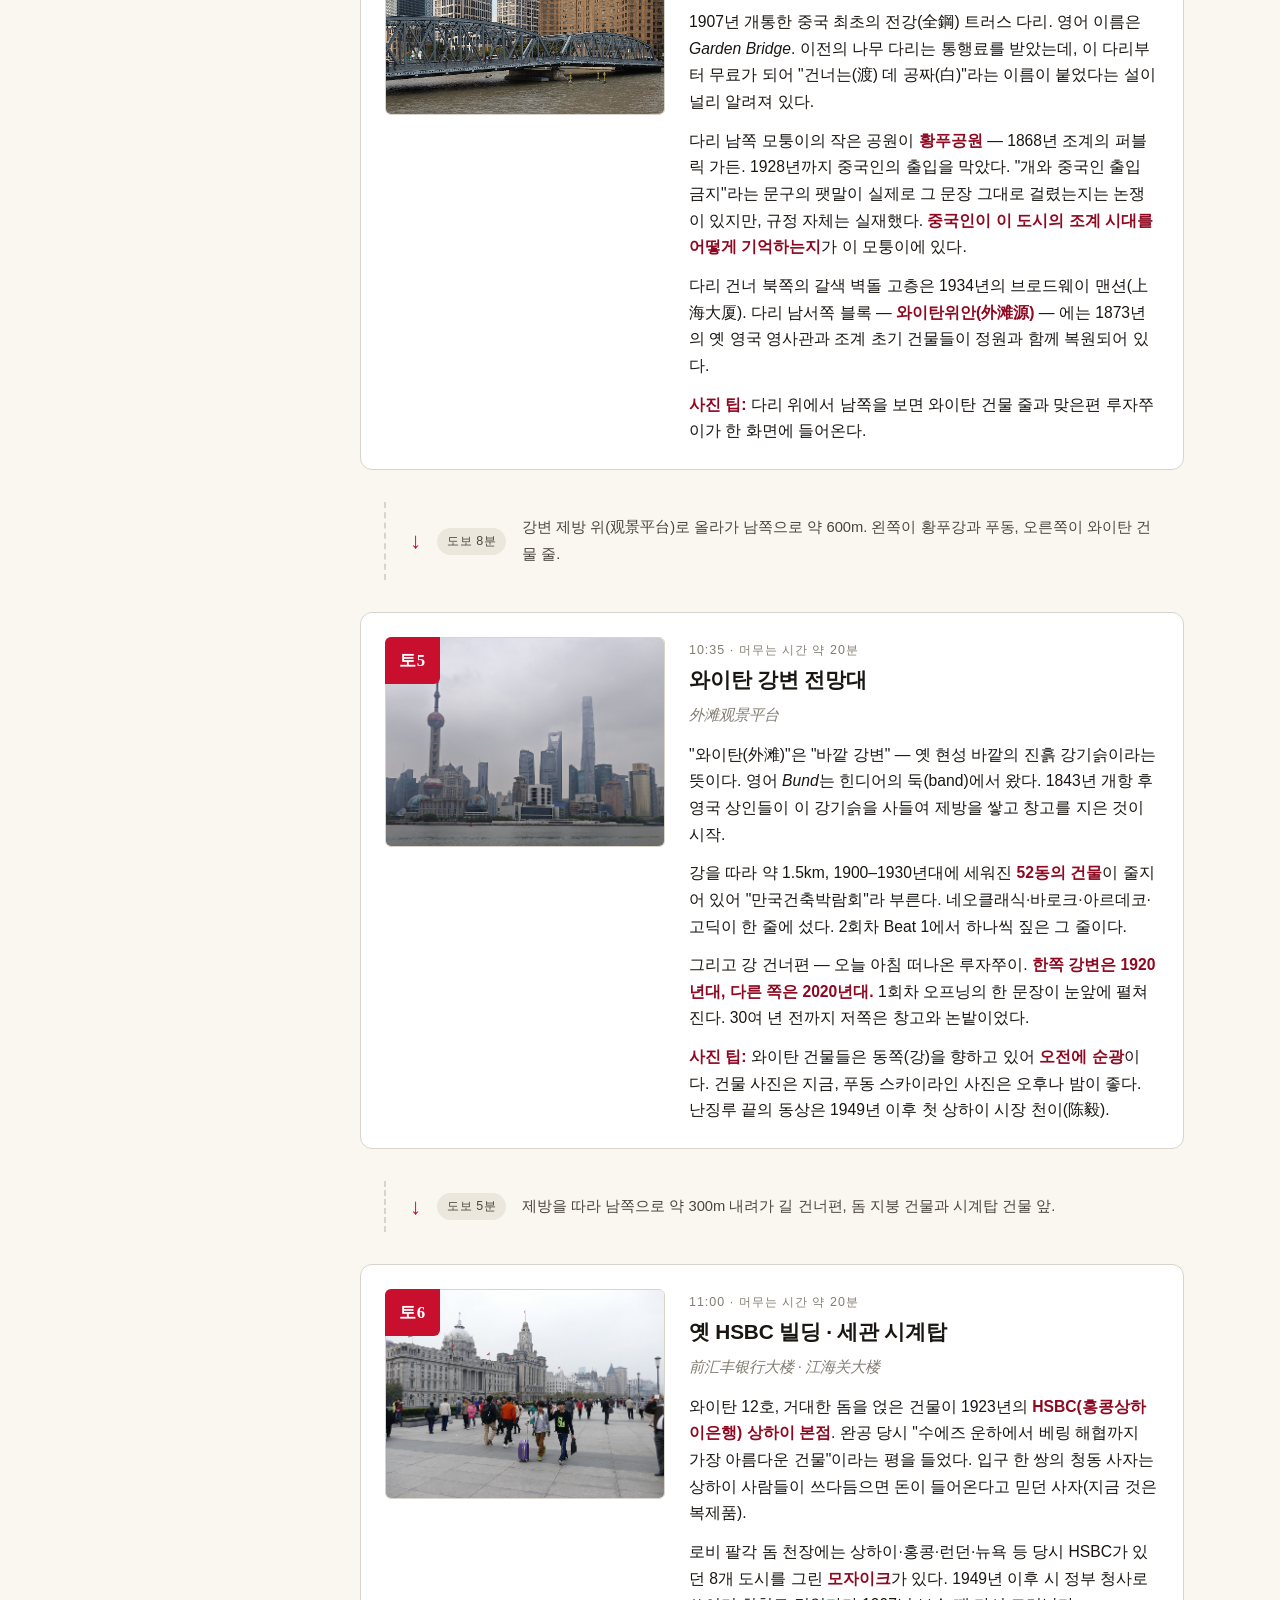
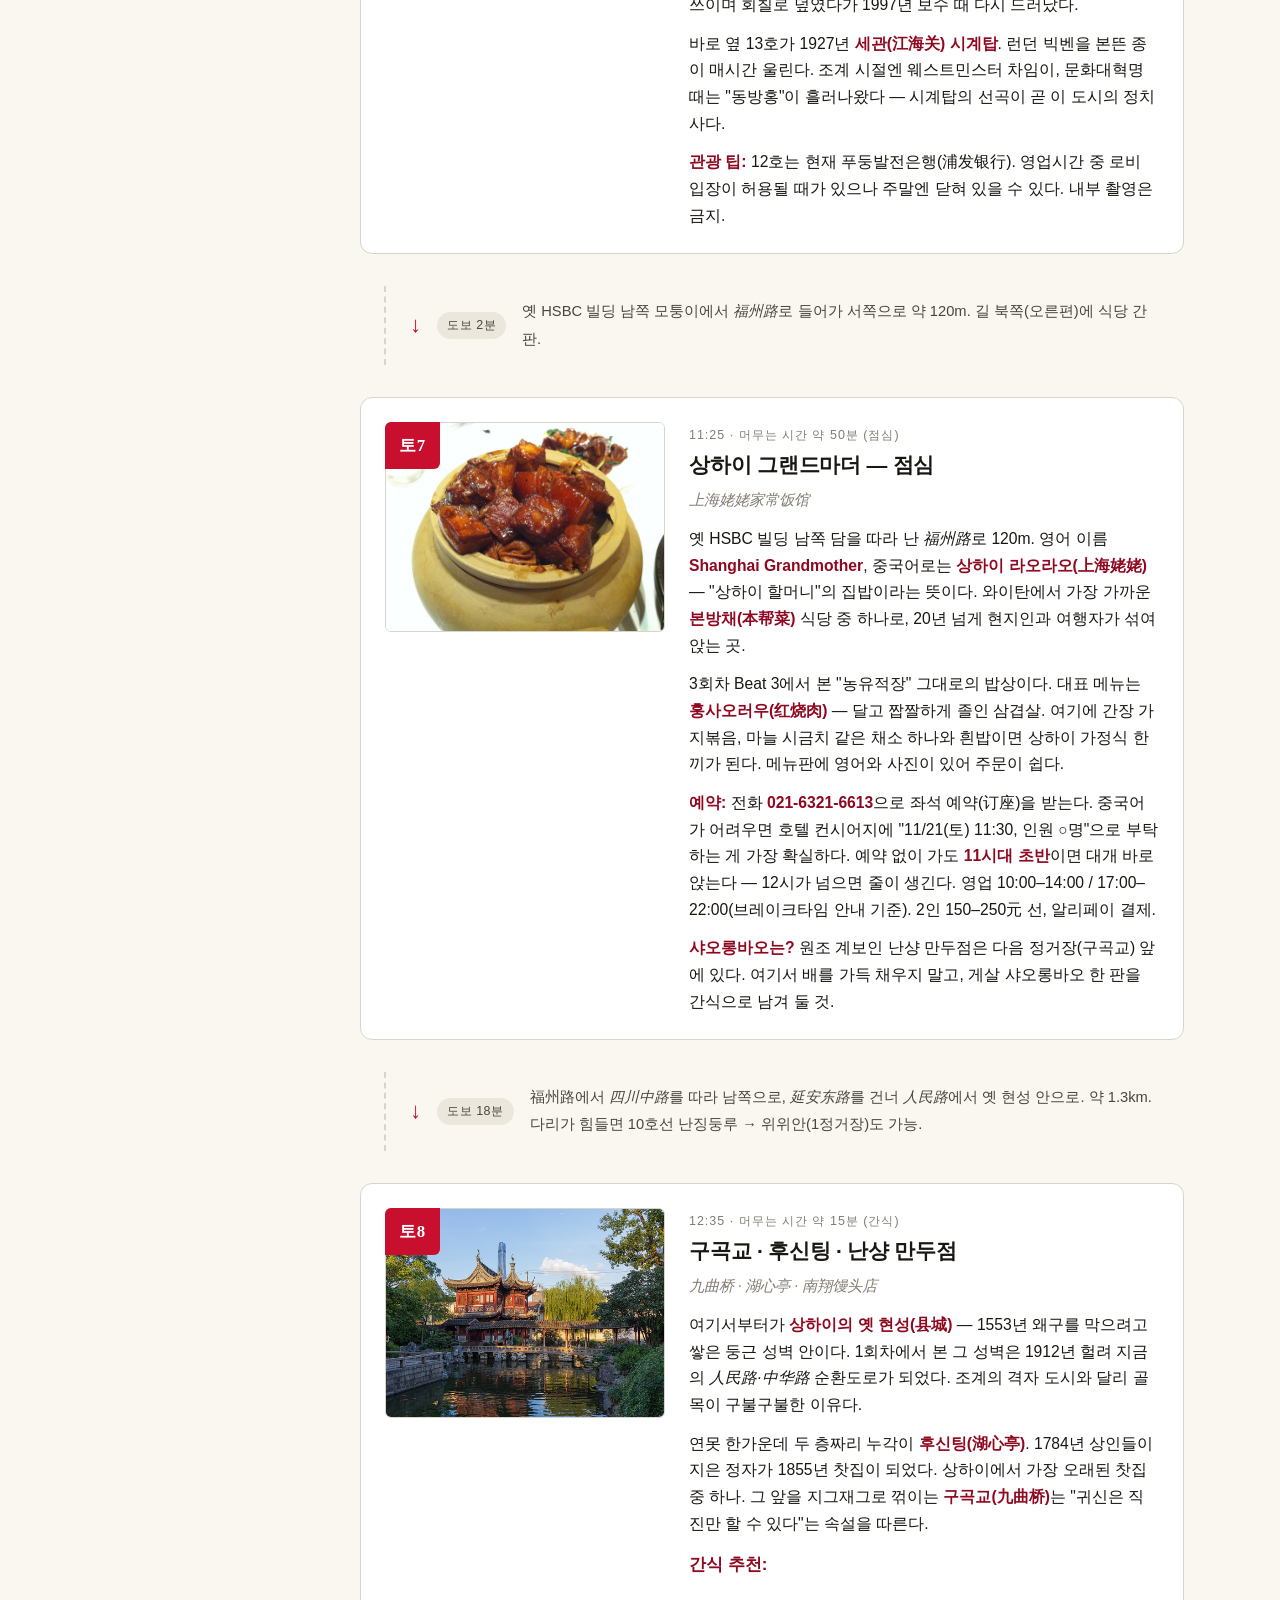
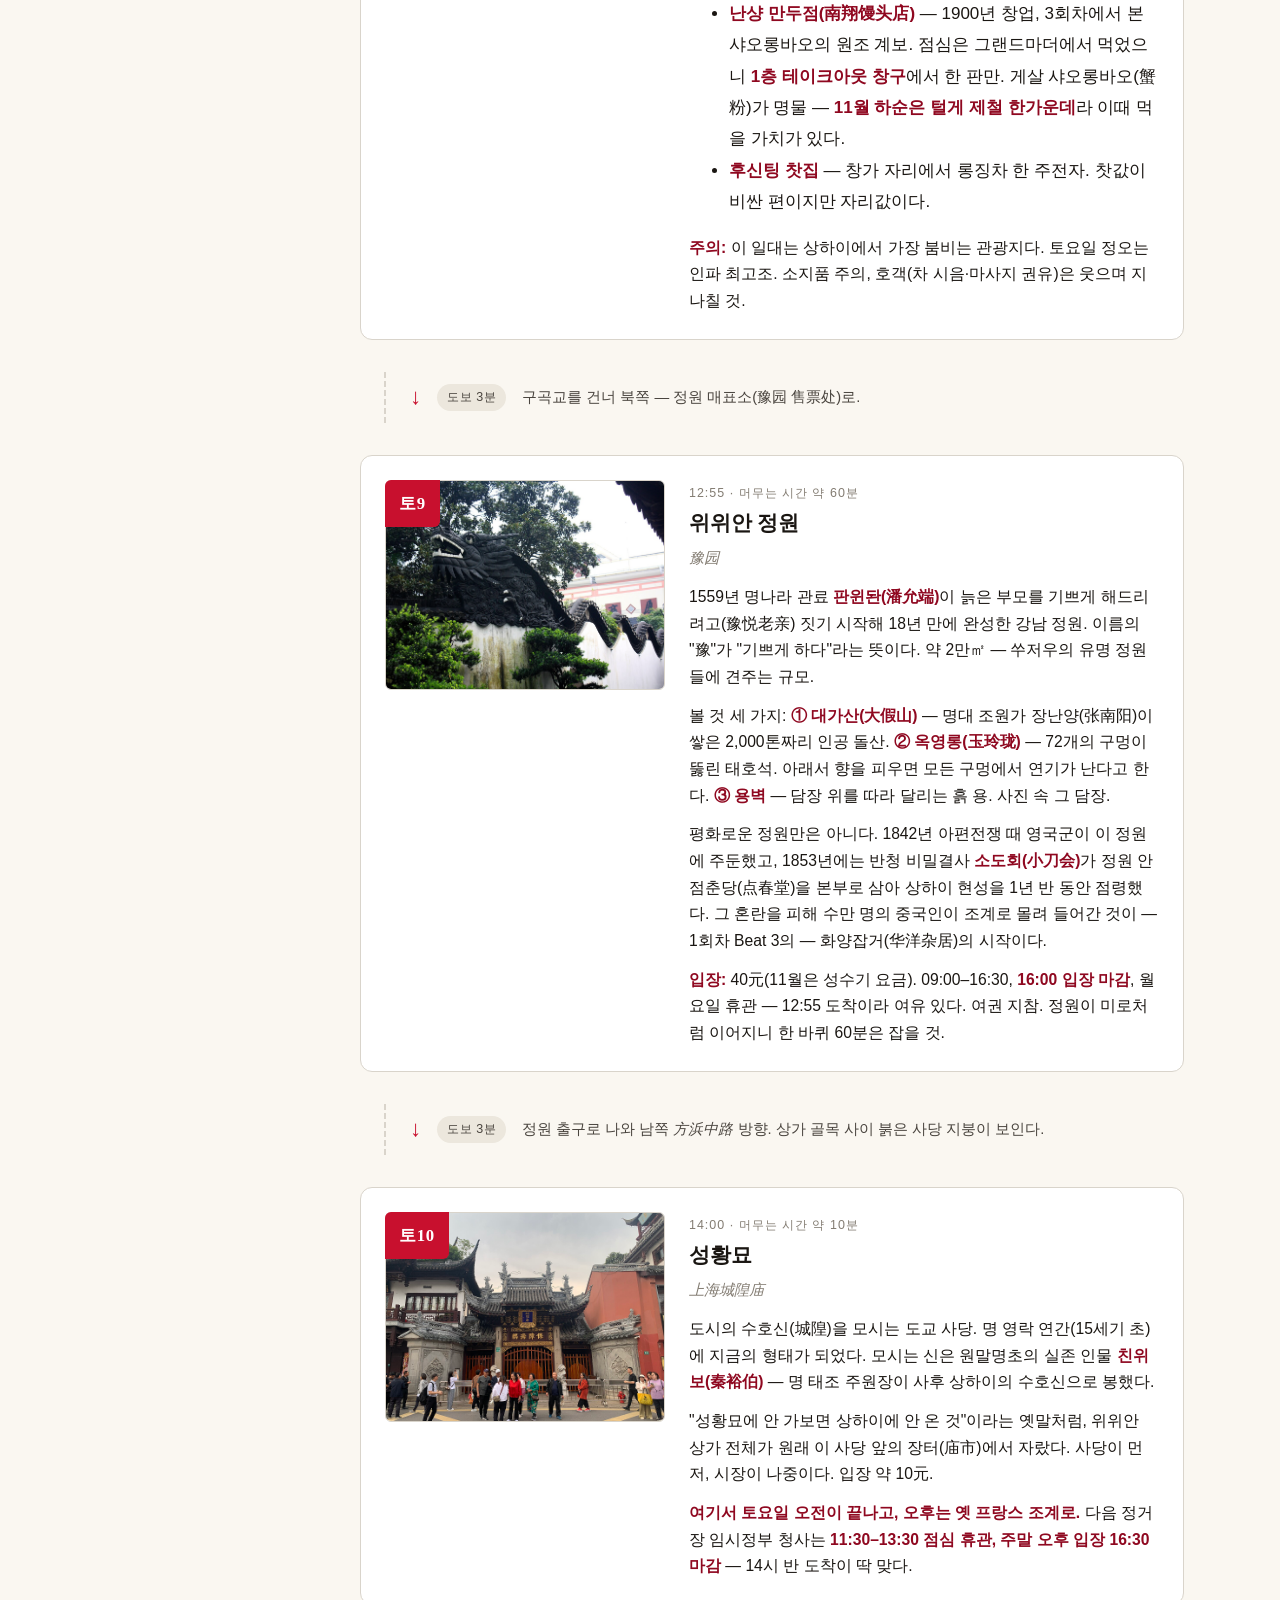
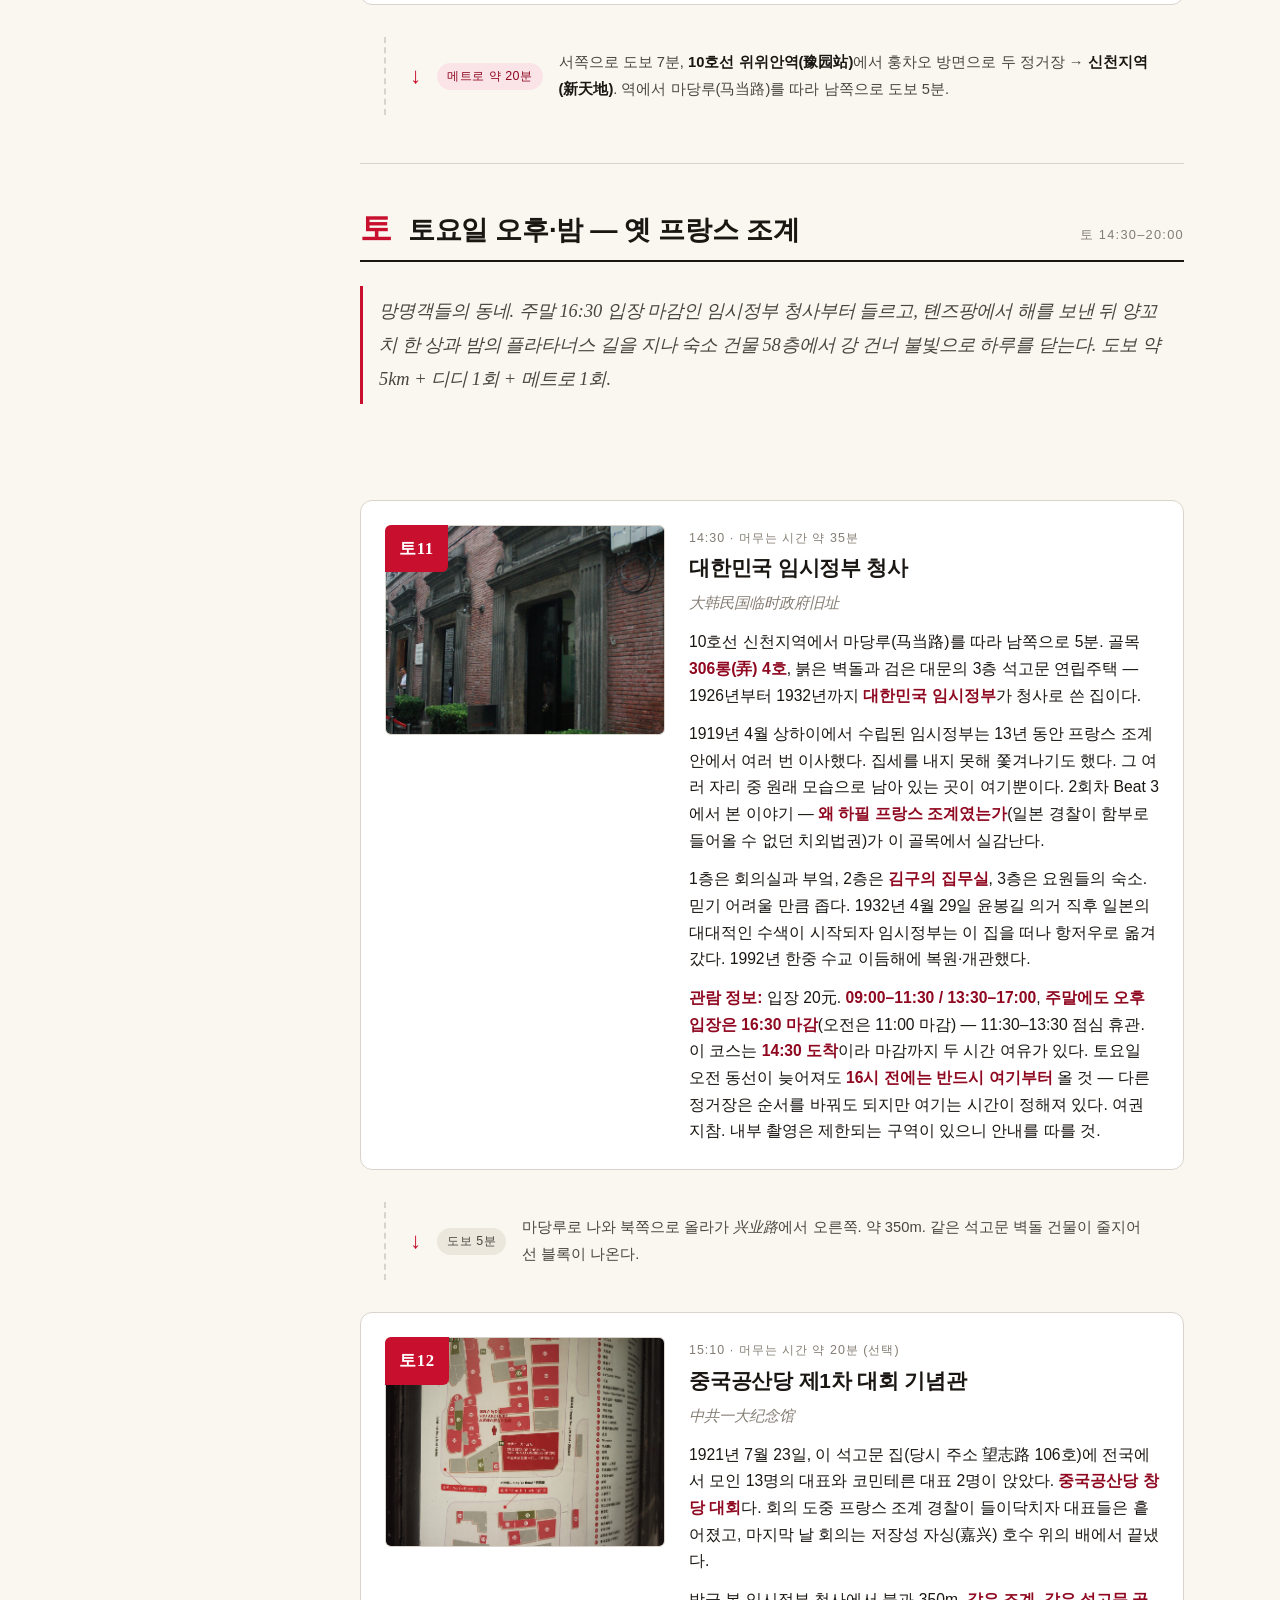
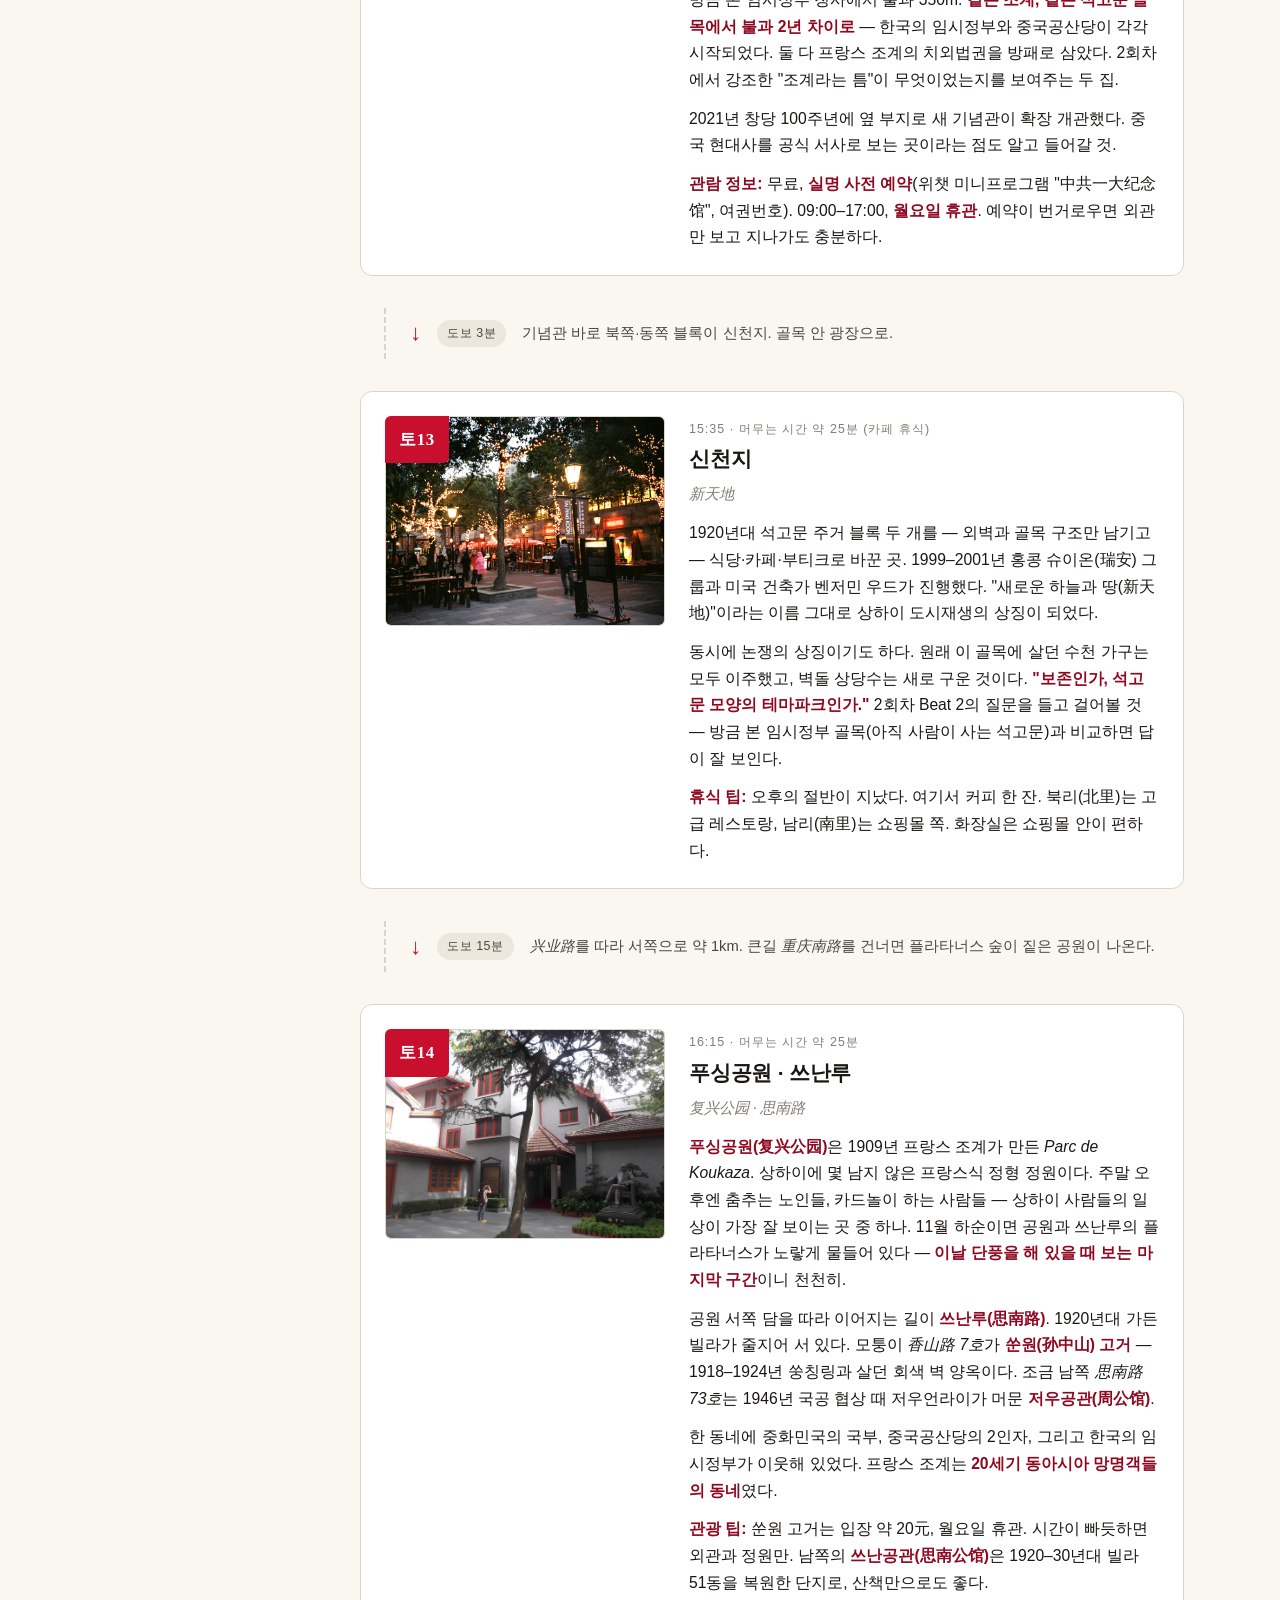
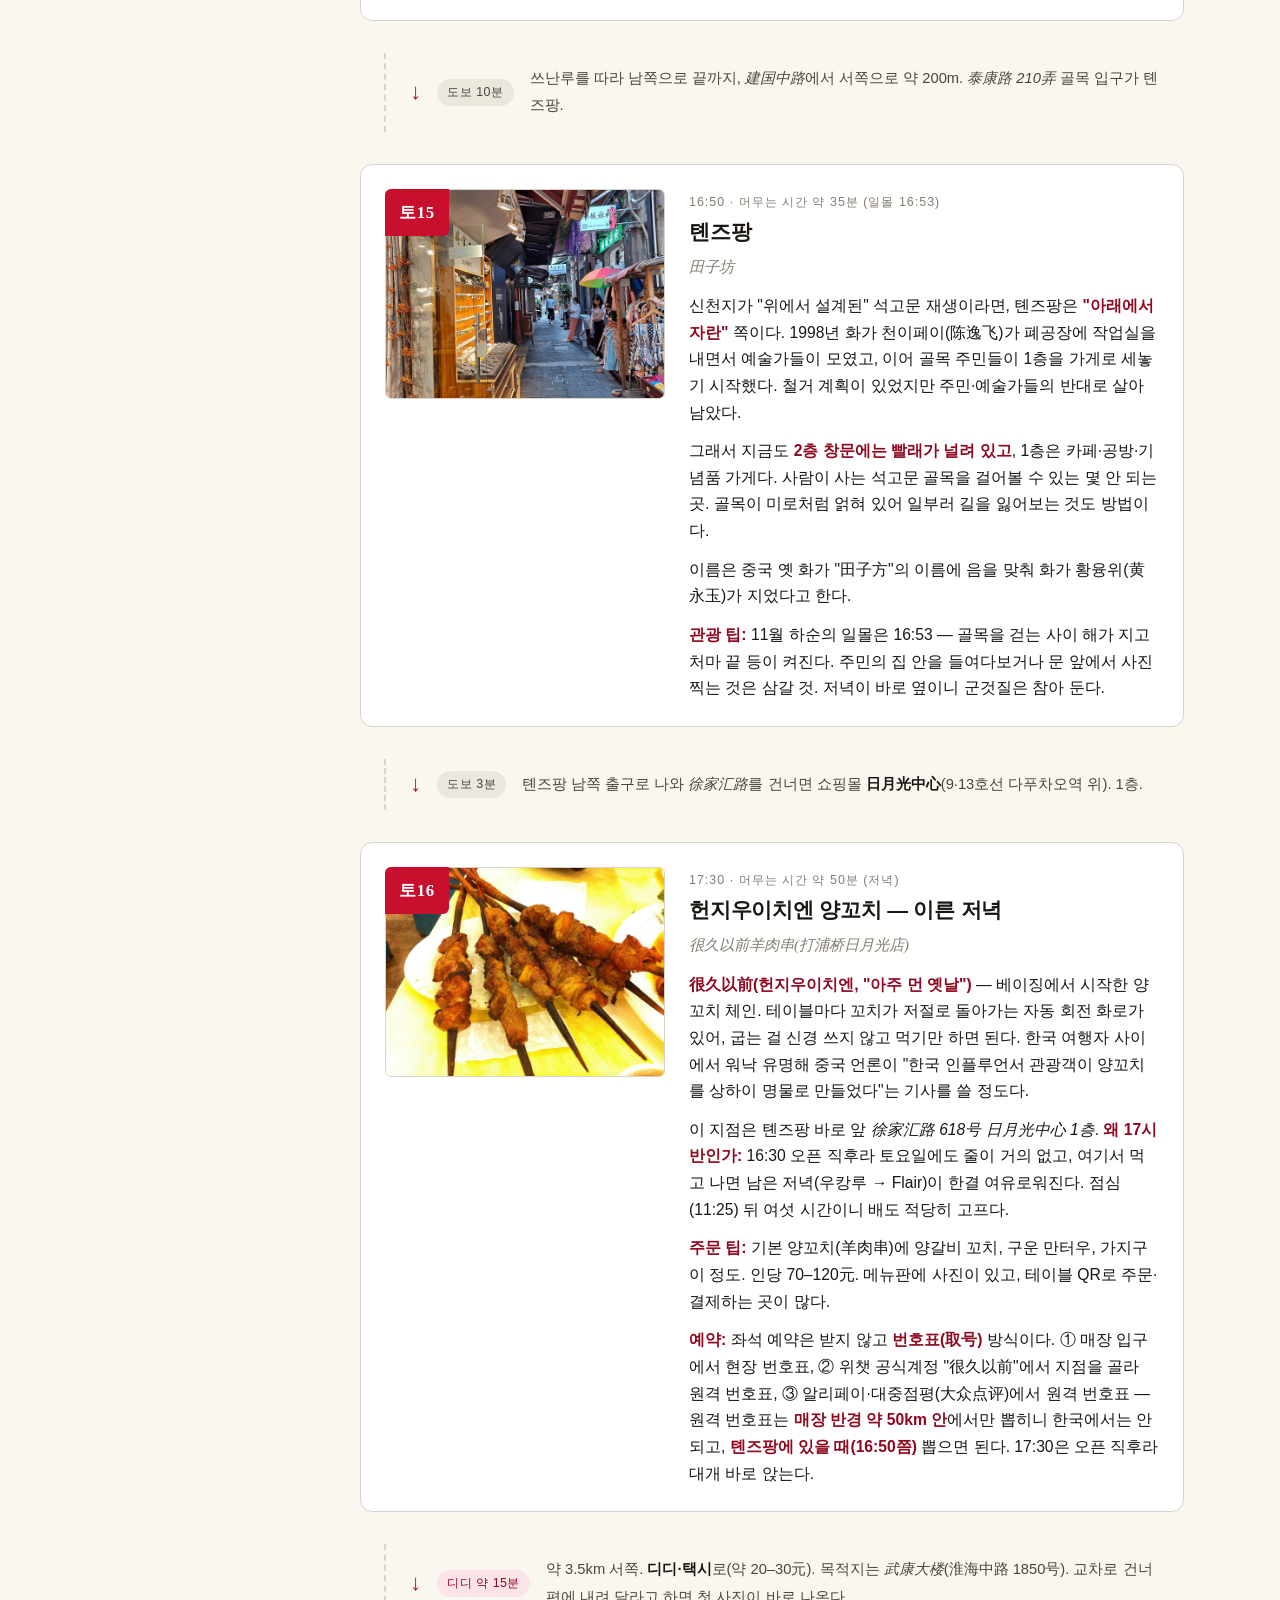
<file: lecture-shanghai/04-shanghai-tour.html>
<!DOCTYPE html>
<html lang="ko">
<head>
<meta charset="UTF-8">
<meta name="viewport" content="width=device-width, initial-scale=1">
<title>4회 · 상하이 가이드 투어 — 2박 3일 요일별 동선 | 상하이 교양강의</title>
<meta name="description" content="상하이 교양강의 4회차 — 숙소 IFC(루자쭈이) 기점 2박 3일 도보 투어. 토요일 오전 와이탄·위위안, 토요일 오후 옛 프랑스 조계·임시정부, 일요일 루자쭈이. 26 정거장.">
<link rel="stylesheet" href="assets/css/base.css">
<link rel="stylesheet" href="assets/css/handout.css">
</head>
<body>
<div class="layout">

  <aside class="minitoc">
    <div class="minitoc-title">4회차 · 정거장</div>
    <ol>
      <li><a href="#overview"><span class="num">00</span>투어 개관 · 일정표</a></li>
      <li><a href="#friday"><span class="num">금</span>도착하는 밤</a></li>
      <!-- @generated:toc:start -->
      <li><a href="#sat-am"><span class="num">토</span><strong>토요일 오전</strong></a></li>
      <li><a href="#sat-s01"><span class="num">토1</span>IFC · 루자쭈이역</a></li>
      <li><a href="#sat-s02"><span class="num">토2</span>난징동루 보행가</a></li>
      <li><a href="#sat-s03"><span class="num">토3</span>페어몬트 피스 호텔 (화평반점)</a></li>
      <li><a href="#sat-s04"><span class="num">토4</span>외백도교 · 와이탄위안</a></li>
      <li><a href="#sat-s05"><span class="num">토5</span>와이탄 강변 전망대</a></li>
      <li><a href="#sat-s06"><span class="num">토6</span>옛 HSBC 빌딩 · 세관 시계탑</a></li>
      <li><a href="#sat-s07"><span class="num">토7</span>상하이 그랜드마더 — 점심</a></li>
      <li><a href="#sat-s08"><span class="num">토8</span>구곡교 · 후신팅 · 난샹 만두점</a></li>
      <li><a href="#sat-s09"><span class="num">토9</span>위위안 정원</a></li>
      <li><a href="#sat-s10"><span class="num">토10</span>성황묘</a></li>
      <li><a href="#sat-pm"><span class="num">토</span><strong>토요일 오후·밤</strong></a></li>
      <li><a href="#sat-s11"><span class="num">토11</span>대한민국 임시정부 청사</a></li>
      <li><a href="#sat-s12"><span class="num">토12</span>중국공산당 제1차 대회 기념관</a></li>
      <li><a href="#sat-s13"><span class="num">토13</span>신천지</a></li>
      <li><a href="#sat-s14"><span class="num">토14</span>푸싱공원 · 쓰난루</a></li>
      <li><a href="#sat-s15"><span class="num">토15</span>톈즈팡</a></li>
      <li><a href="#sat-s16"><span class="num">토16</span>헌지우이치엔 양꼬치 — 이른 저녁</a></li>
      <li><a href="#sat-s17"><span class="num">토17</span>우캉 맨션</a></li>
      <li><a href="#sat-s18"><span class="num">토18</span>우캉루 · 안푸루</a></li>
      <li><a href="#sat-s19"><span class="num">토19</span>Flair 루프톱 — 58층에서 보는 와이탄</a></li>
      <li><a href="#sun"><span class="num">일</span><strong>일요일</strong></a></li>
      <li><a href="#sun-s01"><span class="num">일1</span>루자쭈이 원형 육교</a></li>
      <li><a href="#sun-s02"><span class="num">일2</span>동방명주</a></li>
      <li><a href="#sun-s03"><span class="num">일3</span>점도덕 — 딤섬 브런치</a></li>
      <li><a href="#sun-s04"><span class="num">일4</span>루자쭈이 강변 산책로</a></li>
      <li><a href="#sun-s05"><span class="num">일5</span>천구이춘 고택 · 중앙녹지</a></li>
      <li><a href="#sun-s06"><span class="num">일6</span>세 타워 — 진마오 · SWFC · 상하이타워</a></li>
      <li><a href="#sun-s07"><span class="num">일7</span>IFC → 훙차오 공항 1터미널</a></li>
      <!-- @generated:toc:end -->
      <li><a href="#alternative"><span class="num">+</span>대안 — 홍커우</a></li>
      <li><a href="#closing"><span class="num">→</span>투어를 마치며</a></li>
    </ol>
  </aside>

  <main>

    <header class="page-head">
      <div class="breadcrumb">
        <a href="index.html">← 상하이 교양강의</a> &middot; 4회차
      </div>
      <span class="kicker">Lecture 04 · Walking Tour</span>
      <h1>상하이 가이드 투어<br>— 2박 3일 요일별 동선</h1>
      <p class="subtitle"><strong>2026년 11월 20일(금) – 22일(일)</strong>. 금요일 밤 22:10 훙차오 T1 도착, 일요일 17:00 훙차오 T1 출발(김포 19:50 도착). 실제로 쓸 수 있는 시간은 <strong>토요일 하루와 일요일 오전</strong>. 숙소 IFC(루자쭈이)를 기점으로 1–3회차에서 본 것들을 <strong>이틀 동안 26 정거장</strong>에 펼친다. 모두 볼 수는 없으니, 핵심만.</p>
      <div class="meta">
        <span><strong>분량</strong> 60분 강의 / 실제 토 12h + 일 5h</span>
        <span><strong>형식</strong> 토요일 오전 10 + B 9 + C 7 정거장</span>
        <span><strong>전제</strong> 1–3회차 권장</span>
      </div>
    </header>

    <!-- 투어 개관 -->
    <section class="beat" id="overview">
      <div class="beat-header">
        <span class="beat-num">00</span>
        <h2>투어 개관 — 강을 두 번 건너는 2박 3일</h2>
        <span class="beat-time">5분</span>
      </div>

      <div class="prose">
        <p>이번 여행의 뼈대는 1회차의 한 문장이다 — <strong>"한쪽 강변은 1920년대, 다른 쪽은 2020년대."</strong> 숙소는 2020년대 쪽(푸동 루자쭈이)에 있다. 토요일엔 강 밑을 지나 1920년대 쪽(푸시)으로 건너가 하루 종일 걷고, 밤에 돌아온다. 일요일 오전엔 숙소 주변의 2020년대를 걷고 공항으로 간다.</p>

        <h3>토요일 오전 — 와이탄과 위위안</h3>
        <p>2호선 한 정거장으로 강을 건너 난징동루에서 시작. 와이탄 제방을 따라 조계의 은행 거리를 걷고, 바로 뒷골목의 <strong>상하이 그랜드마더(上海姥姥)</strong>에서 본방채 점심. 옛 현성으로 들어가 난샹 샤오롱바오 한 판과 위위안. 1·2회차의 공동조계와 옛 현성.</p>

        <h3>토요일 오후·밤 — 옛 프랑스 조계</h3>
        <p>10호선 두 정거장으로 신천지. 임시정부 청사에서 시작해 석고문 골목과 플라타너스 길을 걷고, 톈즈팡 바로 옆 <strong>헌지우이치엔(很久以前) 양꼬치</strong>에서 줄 없는 이른 저녁. 밤의 우캉루를 지나, 마지막은 숙소 건물 58층 <strong>Flair 루프톱</strong>에서 불 켜진 와이탄을 내려다보며 닫는다. 2회차 Beat 2–4의 무대.</p>

        <h3>일요일 — 루자쭈이, 그리고 귀국</h3>
        <p>숙소 문 앞에서 시작해 숙소로 돌아오는 3km. 원형 육교, 09:00 개장에 맞춘 <strong>동방명주</strong>, 바로 옆 <strong>점도덕(点都德)</strong>에서 딤섬 브런치, 강변에서 본 와이탄, 개발 전의 벽돌집, 세 타워. 1회차 Beat 4의 35년. 짐을 찾아 공항으로.</p>
      </div>

      <div class="tour-meta">
        <div class="meta-item"><div class="val">26</div><div class="key">전체 정거장</div></div>
        <div class="meta-item"><div class="val">~12 km</div><div class="key">전체 도보</div></div>
        <div class="meta-item"><div class="val">2 · 10</div><div class="key">메트로 노선</div></div>
        <div class="meta-item"><div class="val">1</div><div class="key">디디 구간</div></div>
      </div>

      <div class="summary-box">
        <div class="summary-title">일정표</div>
        <ul>
          <li><strong>11/20 금 22:10</strong> 훙차오 T1 도착 → 택시 → IFC 체크인 (약 23:30–자정)</li>
          <li><strong>11/21 토 09:00–14:15</strong> 토요일 오전 · 와이탄·위위안 (점심: 상하이 그랜드마더 11:25, 간식: 난샹 만두점)</li>
          <li><strong>11/21 토 14:30–20:00</strong> 토요일 오후 · 임시정부 → 신천지 → 쓰난루 → 톈즈팡(일몰 16:53) → 헌지우이치엔 양꼬치 17:30 → 우캉 맨션·우캉루 → <strong>Flair 19:55</strong></li>
          <li><strong>11/22 일 08:30 전</strong> 체크아웃 + 짐 맡기기 (또는 레이트 체크아웃)</li>
          <li><strong>11/22 일 08:30–12:35</strong> 일요일 · 동방명주 09:00 입장 → 점도덕 브런치 10:15 → 강변 · 세 타워</li>
          <li><strong>11/22 일 12:35–13:45</strong> IFC 짐 찾기 → <strong>13:45 공항 출발</strong> → 14:40 T1 도착 → <strong>17:00 출발 → 김포 19:50 도착</strong></li>
        </ul>
      </div>

      <div class="summary-box">
        <div class="summary-title">출발 전 체크리스트</div>
        <ul>
          <li><strong>편한 신발</strong> — 토요일 하루 도보 약 9km.</li>
          <li><strong>겉옷 + 접이식 우산</strong> — 11월 하순 상하이는 8–15°C, 습하고 비가 잦다. 밤 강변은 바람이 차다.</li>
          <li><strong>여권</strong> — 위위안·임시정부·상하이타워 입장, 기념관 예약에 필요. 토요일엔 늘 몸에.</li>
          <li><strong>알리페이 + 해외 카드 연결</strong>, 카드의 <strong>해외 비접촉 결제 ON</strong> (메트로 태그용).</li>
          <li><strong>로밍 또는 해외 eSIM</strong> — 투어 앱의 구글 지도 길찾기가 이 전제.</li>
          <li><strong>투어 앱</strong> — 출국 전 한국에서 한 번 열어두면 사진·지도 스크립트가 캐시된다.</li>
          <li><strong>보조배터리</strong> — 지도·결제·번역을 전부 휴대폰으로 한다.</li>
          <li><strong>예약</strong> — <strong>Flair 토요일 20:00 (출국 전 필수)</strong>, 그랜드마더는 전화 예약 가능(선택). 양꼬치·점도덕은 번호표라 현지에서. 자세한 방법은 아래 "식당 예약 방법". 선택: 중공 1차 대회 기념관(위챗 미니프로그램, 무료·실명).</li>
        </ul>
      </div>


      <h3>입장 시간 — 동선을 맞춘 기준</h3>
      <table style="width:100%; border-collapse:collapse; font-size:0.95rem; margin: 8px 0 24px;">
        <thead><tr style="text-align:left; border-bottom:2px solid var(--color-rule);"><th style="padding:6px 4px;">관광지</th><th style="padding:6px 4px;">운영 · 입장 마감</th><th style="padding:6px 4px;">이 일정의 도착</th></tr></thead>
        <tbody>
          <tr style="border-bottom:1px solid var(--color-rule-soft);"><td style="padding:6px 4px;"><strong>난징동루 · 와이탄</strong></td><td style="padding:6px 4px;">상시 (조명 17시 전후–21·22시)</td><td style="padding:6px 4px;">토 09:15–11:20 · 밤엔 Flair에서</td></tr>
          <tr style="border-bottom:1px solid var(--color-rule-soft);"><td style="padding:6px 4px;"><strong>위위안</strong></td><td style="padding:6px 4px;">09:00–16:30, <strong>16:00 입장 마감</strong>, 월 휴관</td><td style="padding:6px 4px;">토 12:55</td></tr>
          <tr style="border-bottom:1px solid var(--color-rule-soft);"><td style="padding:6px 4px;"><strong>임시정부 청사</strong></td><td style="padding:6px 4px;">09:00–11:30 / 13:30–17:00, <strong>주말도 16:30 입장 마감</strong></td><td style="padding:6px 4px;">토 14:30 (마감까지 2시간)</td></tr>
          <tr style="border-bottom:1px solid var(--color-rule-soft);"><td style="padding:6px 4px;">중공 1차 대회 기념관 (선택)</td><td style="padding:6px 4px;">09:00–17:00, 16:30 입장 마감, 실명 예약</td><td style="padding:6px 4px;">토 15:10</td></tr>
          <tr><td style="padding:6px 4px;"><strong>동방명주</strong></td><td style="padding:6px 4px;">09:00–21:00, 20:30 입장 마감</td><td style="padding:6px 4px;">일 08:55 (개장 대기)</td></tr>
        </tbody>
      </table>

      <h3>식당 예약 방법</h3>
      <div class="compare">
        <div class="compare-card">
          <h4>Flair 루프톱</h4>
          <div class="num">토 20:00 · 출국 전 예약 필수</div>
          <div class="label">리츠칼튼 공식 사이트 온라인 예약(TableCheck) · ☎ +86 21 2020 1717 · ✉ restaurantrsvn.pudong@ritzcarlton.com. "와이탄 쪽 창가" 요청. 2인 패키지 실내 1,680元~ / 테라스 이글루 2,288元~. 스마트 캐주얼</div>
        </div>
        <div class="compare-card">
          <h4>상하이 그랜드마더</h4>
          <div class="num">토 11:25 · 전화 예약 가능</div>
          <div class="label">☎ 021-6321-6613 좌석 예약(订座). 중국어가 어려우면 호텔 컨시어지에 부탁. 11시대 초반 도착이면 예약 없이도 대개 바로 앉는다</div>
        </div>
        <div class="compare-card">
          <h4>헌지우이치엔 (很久以前)</h4>
          <div class="num">토 17:30 · 번호표</div>
          <div class="label">예약 없음. 위챗 공식계정 "很久以前"·알리페이·대중점평의 원격 번호표는 매장 반경 약 50km 안에서만 → 톈즈팡(16:50)에서 뽑기. 오픈 직후라 대개 바로</div>
        </div>
        <div class="compare-card">
          <h4>점도덕 (点都德)</h4>
          <div class="num">일 10:15 · 번호표</div>
          <div class="label">예약 없음. 대중점평·미웨이부용덩(美味不用等) 원격 번호표 → 동방명주에서 내려올 때 뽑기. 10:00 개점 직후라 대개 바로. 11시 반 이후엔 20–40분 대기</div>
        </div>
      </div>

      <aside class="sidenote">
        <div class="sidenote-title">휴관일 체크 — 토·일 일정이라 안전</div>
        위위안·중공 1차 대회 기념관·쑨원 고거·바진 고거는 <strong>월요일 휴관</strong>. 임시정부 청사는 매일 열지만 <strong>11:30–13:30 점심 휴관</strong>. 이 일정은 토·일이라 월요일 휴관은 걸리지 않고, 임시정부는 14시 전후 도착으로 맞췄다.
      </aside>

      <div class="summary-box">
        <div class="summary-title">11월 하순이라 달라지는 것</div>
        <ul>
          <li><strong>일몰 16:53</strong> — 토요일 오후가 짧다. 토요일 오후의 해는 톈즈팡에서 지고, <strong>우캉 맨션·우캉루는 조명 아래</strong>에서 본다.</li>
          <li><strong>와이탄 조명</strong> — 겨울철 17시 전후 점등, 21–22시 소등(안내마다 다름). 그래서 토요일 저녁을 17:30으로 당기고, 야경은 19:55 Flair(58층)로 — 21시에 꺼져도 한 시간은 본다.</li>
          <li><strong>플라타너스 단풍 절정</strong> — 푸싱공원·쓰난루(16시대)는 해 있을 때, 우캉루는 가로등 아래.</li>
          <li><strong>털게 제철</strong> — 토요일 오전 위위안에서 난샹의 게살 샤오롱바오 한 판.</li>
          <li><strong>연휴와 겹치지 않는다</strong> — 국경절(10월 초)은 지났다. 그래도 토요일 오후·밤의 와이탄·위위안은 붐빈다.</li>
        </ul>
      </div>
    </section>

    <hr>

    <!-- 금요일 밤 -->
    <section class="beat" id="friday">
      <div class="beat-header">
        <span class="beat-num">금</span>
        <h2>금요일 밤 — 도착하는 밤</h2>
        <span class="beat-time">22:10–</span>
      </div>

      <div class="prose">
        <p>김포에서 약 2시간, 22:10 훙차오 공항 <strong>1터미널</strong>. 입국 심사(지문 등록)와 짐 찾기에 30–50분. 23시 무렵 공항을 나서면 메트로는 막차 시간대다. <strong>택시 승강장</strong>에서 줄을 서고, 기사에게 호텔의 중국어 주소를 보여준다(알리페이 디디로 불러도 된다). IFC까지 고가도로로 약 40–50분, 약 100–130元.</p>
        <p>차창 밖으로 옌안루 고가도로가 도심을 가로지르고, 마지막에 황푸강 밑 터널을 지나면 루자쭈이다. 겨울철 강변 조명은 21–22시에 꺼지니 도착하는 밤의 야경은 없다. <strong>도착하는 날은 쉬는 날</strong> — 토요일이 길다.</p>
      </div>
    </section>

    <hr>

    <!-- @generated:courses:start — _sync-04.js가 tour-shanghai 데이터로 다시 쓴다. 직접 고치지 말 것 -->
    <!-- ===================== 토요일 오전 ===================== -->
    <section class="beat" id="sat-am">
      <div class="beat-header">
        <span class="beat-num">토</span>
        <h2>토요일 오전 — 와이탄과 위위안</h2>
        <span class="beat-time">토 09:00–14:15</span>
      </div>
      <p class="lead-in">강 밑 3분, 70년 전으로. 오전의 순광 아래 조계의 은행 거리를 걷고, 옛 성 안에서 점심을 먹는다. 위위안은 16:00 입장 마감이라 12:55 도착. 도보 약 4km.</p>
    </section>

    <!-- ===== 토1 ===== -->
    <section id="sat-s01">
      <article class="stop">
        <figure class="stop-photo">
          <span class="stop-num">토1</span>
          <img src="assets/images/04/sat-01-lujiazui-station.jpg" alt="IFC · 루자쭈이역">
        </figure>
        <div class="stop-body">
          <div class="stop-time">출발 · 토 09:00</div>
          <h3>IFC · 루자쭈이역</h3>
          <div class="stop-pl">陆家嘴站 · 上海国金中心</div>
          <p>숙소 IFC 레지던스 지하의 IFC 몰은 <strong>메트로 2호선 루자쭈이역</strong>과 바로 이어져 있다. 비가 와도 우산 없이 지하철을 탈 수 있다.</p>
          <p>오늘 오전은 강 건너편 — <strong>1920년대의 상하이</strong>로 간다. 2호선으로 딱 한 정거장, 황푸강 밑을 3분 만에 지나면 1회차에서 본 조계의 한가운데다. 강 위로 건너고 싶다면 남쪽 둥창루 부두에서 <strong>2元 페리</strong>를 타는 방법도 있다(도보 15분 + 배 5분).</p>
          <p><strong>출발 전 체크:</strong> 여권(위위안·임시정부 입장에 필요할 수 있다), 컨택트리스 신용카드 또는 알리페이, 보조배터리, 편한 신발.</p>
        </div>
      </article>
    </section>

    <div class="walk">
      <span class="arrow">↓</span>
      <span class="walk-mode tram">메트로 1정거장</span>
      <span class="walk-text"><strong>2호선</strong> 루자쭈이 → 난징둥루(南京东路). 3分, 3元. 역에서 나오면 바로 보행가 동쪽 구간이다.</span>
    </div>

    <!-- ===== 토2 ===== -->
    <section id="sat-s02">
      <article class="stop">
        <figure class="stop-photo">
          <span class="stop-num">토2</span>
          <img src="assets/images/04/sat-02-nanjing-road.jpg" alt="난징동루 보행가">
        </figure>
        <div class="stop-body">
          <div class="stop-time">09:15 · 머무는 시간 약 20분</div>
          <h3>난징동루 보행가</h3>
          <div class="stop-pl">南京东路步行街</div>
          <p>"중화 상업 제일가(中华商业第一街)". 1851년 영국 조계가 경마장으로 가는 길로 닦은 <em>Park Lane</em>이 시작이다. 상하이 사람들은 오랫동안 이 길을 그냥 <strong>"큰길(大马路)"</strong>이라고 불렀다.</p>
          <p>1917–1936년 사이 이 거리에 중국 최초의 근대 백화점 네 곳 — <strong>셴스(先施)·융안(永安)·신신(新新)·다신(大新)</strong> — 이 차례로 문을 열었다. 에스컬레이터, 옥상 정원, 네온사인을 중국에서 처음 본 곳이 여기다. 1회차에서 본 1930년대 사진 속 간판 숲이 바로 이 거리다.</p>
          <p>1999년 차 없는 보행가가 되었다. 토요일 오전 10시 전이라면 가게는 아직 문을 열지 않았지만 — 그래서 오히려 — 건물 윗부분의 1920–30년대 파사드가 잘 보인다. <strong>고개를 들고</strong> 걸을 것.</p>
        </div>
      </article>
    </section>

    <div class="walk">
      <span class="arrow">↓</span>
      <span class="walk-mode">도보 8분</span>
      <span class="walk-text">보행가를 따라 동쪽(강 쪽)으로 약 600m. 거리 끝에 초록색 피라미드 지붕이 보이면 다음 정거장.</span>
    </div>

    <!-- ===== 토3 ===== -->
    <section id="sat-s03">
      <article class="stop">
        <figure class="stop-photo">
          <span class="stop-num">토3</span>
          <img src="assets/images/04/sat-03-peace-hotel.jpg" alt="페어몬트 피스 호텔 (화평반점)">
        </figure>
        <div class="stop-body">
          <div class="stop-time">09:45 · 머무는 시간 약 15분</div>
          <h3>페어몬트 피스 호텔 (화평반점)</h3>
          <div class="stop-pl">和平饭店</div>
          <p>난징루와 와이탄이 만나는 모서리. 녹색 동판 피라미드 지붕이 얹힌 이 건물은 1929년 완공된 <strong>사순 하우스(Sassoon House)</strong>다. 바그다드 출신 유대계 거상 가문의 <strong>빅터 사순</strong>이 세웠고, 위층의 캐세이 호텔(Cathay Hotel)은 "동양 최고의 호텔"로 불렸다. 찰리 채플린, 노엘 카워드가 묵었다.</p>
          <p>와이탄의 건물 대부분이 신고전주의 석조인 데 비해 이 건물은 <strong>아르데코</strong>다. 상하이가 가장 뜨거웠던 1930년대의 얼굴. 2회차에서 본 "상하이 모던"이 한 건물에 응축되어 있다.</p>
          <p>1956년 "화평(和平)반점"이라는 이름을 얻었고, 지금은 페어몬트 피스 호텔로 운영된다. 길 건너 남쪽의 붉은 벽돌 건물(화평반점 남루)은 1908년의 옛 팰리스 호텔.</p>
          <p><strong>관광 팁:</strong> 1층 로비의 아르데코 장식은 투숙객이 아니어도 조용히 둘러볼 수 있다. 저녁의 <strong>재즈 바</strong>에서는 1980년대부터 이어진 노인 재즈 밴드 공연이 유명하다(토요일 밤 일정과 묶을 수 있다).</p>
        </div>
      </article>
    </section>

    <div class="walk">
      <span class="arrow">↓</span>
      <span class="walk-mode">도보 5분</span>
      <span class="walk-text">와이탄 길(中山东一路)을 따라 북쪽으로 약 500m. 강과 쑤저우허(苏州河)가 만나는 자리의 철교가 목적지.</span>
    </div>

    <!-- ===== 토4 ===== -->
    <section id="sat-s04">
      <article class="stop">
        <figure class="stop-photo">
          <span class="stop-num">토4</span>
          <img src="assets/images/04/sat-04-waibaidu-bridge.jpg" alt="외백도교 · 와이탄위안">
        </figure>
        <div class="stop-body">
          <div class="stop-time">10:05 · 머무는 시간 약 20분</div>
          <h3>외백도교 · 와이탄위안</h3>
          <div class="stop-pl">外白渡桥 · 外滩源</div>
          <p>1907년 개통한 중국 최초의 전강(全鋼) 트러스 다리. 영어 이름은 <em>Garden Bridge</em>. 이전의 나무 다리는 통행료를 받았는데, 이 다리부터 무료가 되어 "건너는(渡) 데 공짜(白)"라는 이름이 붙었다는 설이 널리 알려져 있다.</p>
          <p>다리 남쪽 모퉁이의 작은 공원이 <strong>황푸공원</strong> — 1868년 조계의 퍼블릭 가든. 1928년까지 중국인의 출입을 막았다. "개와 중국인 출입 금지"라는 문구의 팻말이 실제로 그 문장 그대로 걸렸는지는 논쟁이 있지만, 규정 자체는 실재했다. <strong>중국인이 이 도시의 조계 시대를 어떻게 기억하는지</strong>가 이 모퉁이에 있다.</p>
          <p>다리 건너 북쪽의 갈색 벽돌 고층은 1934년의 브로드웨이 맨션(上海大厦). 다리 남서쪽 블록 — <strong>와이탄위안(外滩源)</strong> — 에는 1873년의 옛 영국 영사관과 조계 초기 건물들이 정원과 함께 복원되어 있다.</p>
          <p><strong>사진 팁:</strong> 다리 위에서 남쪽을 보면 와이탄 건물 줄과 맞은편 루자쭈이가 한 화면에 들어온다.</p>
        </div>
      </article>
    </section>

    <div class="walk">
      <span class="arrow">↓</span>
      <span class="walk-mode">도보 8분</span>
      <span class="walk-text">강변 제방 위(观景平台)로 올라가 남쪽으로 약 600m. 왼쪽이 황푸강과 푸동, 오른쪽이 와이탄 건물 줄.</span>
    </div>

    <!-- ===== 토5 ===== -->
    <section id="sat-s05">
      <article class="stop">
        <figure class="stop-photo">
          <span class="stop-num">토5</span>
          <img src="assets/images/04/sat-05-bund-promenade.jpg" alt="와이탄 강변 전망대">
        </figure>
        <div class="stop-body">
          <div class="stop-time">10:35 · 머무는 시간 약 20분</div>
          <h3>와이탄 강변 전망대</h3>
          <div class="stop-pl">外滩观景平台</div>
          <p>"와이탄(外滩)"은 "바깥 강변" — 옛 현성 바깥의 진흙 강기슭이라는 뜻이다. 영어 <em>Bund</em>는 힌디어의 둑(band)에서 왔다. 1843년 개항 후 영국 상인들이 이 강기슭을 사들여 제방을 쌓고 창고를 지은 것이 시작.</p>
          <p>강을 따라 약 1.5km, 1900–1930년대에 세워진 <strong>52동의 건물</strong>이 줄지어 있어 "만국건축박람회"라 부른다. 네오클래식·바로크·아르데코·고딕이 한 줄에 섰다. 2회차 Beat 1에서 하나씩 짚은 그 줄이다.</p>
          <p>그리고 강 건너편 — 오늘 아침 떠나온 루자쭈이. <strong>한쪽 강변은 1920년대, 다른 쪽은 2020년대.</strong> 1회차 오프닝의 한 문장이 눈앞에 펼쳐진다. 30여 년 전까지 저쪽은 창고와 논밭이었다.</p>
          <p><strong>사진 팁:</strong> 와이탄 건물들은 동쪽(강)을 향하고 있어 <strong>오전에 순광</strong>이다. 건물 사진은 지금, 푸동 스카이라인 사진은 오후나 밤이 좋다. 난징루 끝의 동상은 1949년 이후 첫 상하이 시장 천이(陈毅).</p>
        </div>
      </article>
    </section>

    <div class="walk">
      <span class="arrow">↓</span>
      <span class="walk-mode">도보 5분</span>
      <span class="walk-text">제방을 따라 남쪽으로 약 300m 내려가 길 건너편, 돔 지붕 건물과 시계탑 건물 앞.</span>
    </div>

    <!-- ===== 토6 ===== -->
    <section id="sat-s06">
      <article class="stop">
        <figure class="stop-photo">
          <span class="stop-num">토6</span>
          <img src="assets/images/04/sat-06-hsbc-customs.jpg" alt="옛 HSBC 빌딩 · 세관 시계탑">
        </figure>
        <div class="stop-body">
          <div class="stop-time">11:00 · 머무는 시간 약 20분</div>
          <h3>옛 HSBC 빌딩 · 세관 시계탑</h3>
          <div class="stop-pl">前汇丰银行大楼 · 江海关大楼</div>
          <p>와이탄 12호, 거대한 돔을 얹은 건물이 1923년의 <strong>HSBC(홍콩상하이은행) 상하이 본점</strong>. 완공 당시 "수에즈 운하에서 베링 해협까지 가장 아름다운 건물"이라는 평을 들었다. 입구 한 쌍의 청동 사자는 상하이 사람들이 쓰다듬으면 돈이 들어온다고 믿던 사자(지금 것은 복제품).</p>
          <p>로비 팔각 돔 천장에는 상하이·홍콩·런던·뉴욕 등 당시 HSBC가 있던 8개 도시를 그린 <strong>모자이크</strong>가 있다. 1949년 이후 시 정부 청사로 쓰이며 회칠로 덮였다가 1997년 보수 때 다시 드러났다.</p>
          <p>바로 옆 13호가 1927년 <strong>세관(江海关) 시계탑</strong>. 런던 빅벤을 본뜬 종이 매시간 울린다. 조계 시절엔 웨스트민스터 차임이, 문화대혁명 때는 "동방홍"이 흘러나왔다 — 시계탑의 선곡이 곧 이 도시의 정치사다.</p>
          <p><strong>관광 팁:</strong> 12호는 현재 푸둥발전은행(浦发银行). 영업시간 중 로비 입장이 허용될 때가 있으나 주말엔 닫혀 있을 수 있다. 내부 촬영은 금지.</p>
        </div>
      </article>
    </section>

    <div class="walk">
      <span class="arrow">↓</span>
      <span class="walk-mode">도보 2분</span>
      <span class="walk-text">옛 HSBC 빌딩 남쪽 모퉁이에서 <em>福州路</em>로 들어가 서쪽으로 약 120m. 길 북쪽(오른편)에 식당 간판.</span>
    </div>

    <!-- ===== 토7 ===== -->
    <section id="sat-s07">
      <article class="stop">
        <figure class="stop-photo">
          <span class="stop-num">토7</span>
          <img src="assets/images/04/sat-07-grandmother.jpg" alt="상하이 그랜드마더 — 점심">
        </figure>
        <div class="stop-body">
          <div class="stop-time">11:25 · 머무는 시간 약 50분 (점심)</div>
          <h3>상하이 그랜드마더 — 점심</h3>
          <div class="stop-pl">上海姥姥家常饭馆</div>
          <p>옛 HSBC 빌딩 남쪽 담을 따라 난 <em>福州路</em>로 120m. 영어 이름 <strong>Shanghai Grandmother</strong>, 중국어로는 <strong>상하이 라오라오(上海姥姥)</strong> — "상하이 할머니"의 집밥이라는 뜻이다. 와이탄에서 가장 가까운 <strong>본방채(本帮菜)</strong> 식당 중 하나로, 20년 넘게 현지인과 여행자가 섞여 앉는 곳.</p>
          <p>3회차 Beat 3에서 본 "농유적장" 그대로의 밥상이다. 대표 메뉴는 <strong>훙사오러우(红烧肉)</strong> — 달고 짭짤하게 졸인 삼겹살. 여기에 간장 가지볶음, 마늘 시금치 같은 채소 하나와 흰밥이면 상하이 가정식 한 끼가 된다. 메뉴판에 영어와 사진이 있어 주문이 쉽다.</p>
          <p><strong>예약:</strong> 전화 <strong>021-6321-6613</strong>으로 좌석 예약(订座)을 받는다. 중국어가 어려우면 호텔 컨시어지에 "11/21(토) 11:30, 인원 ○명"으로 부탁하는 게 가장 확실하다. 예약 없이 가도 <strong>11시대 초반</strong>이면 대개 바로 앉는다 — 12시가 넘으면 줄이 생긴다. 영업 10:00–14:00 / 17:00–22:00(브레이크타임 안내 기준). 2인 150–250元 선, 알리페이 결제.</p>
          <p><strong>샤오롱바오는?</strong> 원조 계보인 난샹 만두점은 다음 정거장(구곡교) 앞에 있다. 여기서 배를 가득 채우지 말고, 게살 샤오롱바오 한 판을 간식으로 남겨 둘 것.</p>
        </div>
      </article>
    </section>

    <div class="walk">
      <span class="arrow">↓</span>
      <span class="walk-mode">도보 18분</span>
      <span class="walk-text">福州路에서 <em>四川中路</em>를 따라 남쪽으로, <em>延安东路</em>를 건너 <em>人民路</em>에서 옛 현성 안으로. 약 1.3km. 다리가 힘들면 10호선 난징둥루 → 위위안(1정거장)도 가능.</span>
    </div>

    <!-- ===== 토8 ===== -->
    <section id="sat-s08">
      <article class="stop">
        <figure class="stop-photo">
          <span class="stop-num">토8</span>
          <img src="assets/images/04/sat-08-huxinting.jpg" alt="구곡교 · 후신팅 · 난샹 만두점">
        </figure>
        <div class="stop-body">
          <div class="stop-time">12:35 · 머무는 시간 약 15분 (간식)</div>
          <h3>구곡교 · 후신팅 · 난샹 만두점</h3>
          <div class="stop-pl">九曲桥 · 湖心亭 · 南翔馒头店</div>
          <p>여기서부터가 <strong>상하이의 옛 현성(县城)</strong> — 1553년 왜구를 막으려고 쌓은 둥근 성벽 안이다. 1회차에서 본 그 성벽은 1912년 헐려 지금의 <em>人民路·中华路</em> 순환도로가 되었다. 조계의 격자 도시와 달리 골목이 구불구불한 이유다.</p>
          <p>연못 한가운데 두 층짜리 누각이 <strong>후신팅(湖心亭)</strong>. 1784년 상인들이 지은 정자가 1855년 찻집이 되었다. 상하이에서 가장 오래된 찻집 중 하나. 그 앞을 지그재그로 꺾이는 <strong>구곡교(九曲桥)</strong>는 "귀신은 직진만 할 수 있다"는 속설을 따른다.</p>
          <div><strong>간식 추천:</strong><ul><li><strong>난샹 만두점(南翔馒头店)</strong> — 1900년 창업, 3회차에서 본 샤오롱바오의 원조 계보. 점심은 그랜드마더에서 먹었으니 <strong>1층 테이크아웃 창구</strong>에서 한 판만. 게살 샤오롱바오(蟹粉)가 명물 — <strong>11월 하순은 털게 제철 한가운데</strong>라 이때 먹을 가치가 있다.</li><li><strong>후신팅 찻집</strong> — 창가 자리에서 롱징차 한 주전자. 찻값이 비싼 편이지만 자리값이다.</li></ul></div>
          <p><strong>주의:</strong> 이 일대는 상하이에서 가장 붐비는 관광지다. 토요일 정오는 인파 최고조. 소지품 주의, 호객(차 시음·마사지 권유)은 웃으며 지나칠 것.</p>
        </div>
      </article>
    </section>

    <div class="walk">
      <span class="arrow">↓</span>
      <span class="walk-mode">도보 3분</span>
      <span class="walk-text">구곡교를 건너 북쪽 — 정원 매표소(豫园 售票处)로.</span>
    </div>

    <!-- ===== 토9 ===== -->
    <section id="sat-s09">
      <article class="stop">
        <figure class="stop-photo">
          <span class="stop-num">토9</span>
          <img src="assets/images/04/sat-09-yu-garden.jpg" alt="위위안 정원">
        </figure>
        <div class="stop-body">
          <div class="stop-time">12:55 · 머무는 시간 약 60분</div>
          <h3>위위안 정원</h3>
          <div class="stop-pl">豫园</div>
          <p>1559년 명나라 관료 <strong>판윈돤(潘允端)</strong>이 늙은 부모를 기쁘게 해드리려고(豫悦老亲) 짓기 시작해 18년 만에 완성한 강남 정원. 이름의 "豫"가 "기쁘게 하다"라는 뜻이다. 약 2만㎡ — 쑤저우의 유명 정원들에 견주는 규모.</p>
          <p>볼 것 세 가지: <strong>① 대가산(大假山)</strong> — 명대 조원가 장난양(张南阳)이 쌓은 2,000톤짜리 인공 돌산. <strong>② 옥영롱(玉玲珑)</strong> — 72개의 구멍이 뚫린 태호석. 아래서 향을 피우면 모든 구멍에서 연기가 난다고 한다. <strong>③ 용벽</strong> — 담장 위를 따라 달리는 흙 용. 사진 속 그 담장.</p>
          <p>평화로운 정원만은 아니다. 1842년 아편전쟁 때 영국군이 이 정원에 주둔했고, 1853년에는 반청 비밀결사 <strong>소도회(小刀会)</strong>가 정원 안 점춘당(点春堂)을 본부로 삼아 상하이 현성을 1년 반 동안 점령했다. 그 혼란을 피해 수만 명의 중국인이 조계로 몰려 들어간 것이 — 1회차 Beat 3의 — 화양잡거(华洋杂居)의 시작이다.</p>
          <p><strong>입장:</strong> 40元(11월은 성수기 요금). 09:00–16:30, <strong>16:00 입장 마감</strong>, 월요일 휴관 — 12:55 도착이라 여유 있다. 여권 지참. 정원이 미로처럼 이어지니 한 바퀴 60분은 잡을 것.</p>
        </div>
      </article>
    </section>

    <div class="walk">
      <span class="arrow">↓</span>
      <span class="walk-mode">도보 3분</span>
      <span class="walk-text">정원 출구로 나와 남쪽 <em>方浜中路</em> 방향. 상가 골목 사이 붉은 사당 지붕이 보인다.</span>
    </div>

    <!-- ===== 토10 ===== -->
    <section id="sat-s10">
      <article class="stop">
        <figure class="stop-photo">
          <span class="stop-num">토10</span>
          <img src="assets/images/04/sat-10-city-god-temple.jpg" alt="성황묘">
        </figure>
        <div class="stop-body">
          <div class="stop-time">14:00 · 머무는 시간 약 10분</div>
          <h3>성황묘</h3>
          <div class="stop-pl">上海城隍庙</div>
          <p>도시의 수호신(城隍)을 모시는 도교 사당. 명 영락 연간(15세기 초)에 지금의 형태가 되었다. 모시는 신은 원말명초의 실존 인물 <strong>친위보(秦裕伯)</strong> — 명 태조 주원장이 사후 상하이의 수호신으로 봉했다.</p>
          <p>"성황묘에 안 가보면 상하이에 안 온 것"이라는 옛말처럼, 위위안 상가 전체가 원래 이 사당 앞의 장터(庙市)에서 자랐다. 사당이 먼저, 시장이 나중이다. 입장 약 10元.</p>
          <p><strong>여기서 토요일 오전이 끝나고, 오후는 옛 프랑스 조계로.</strong> 다음 정거장 임시정부 청사는 <strong>11:30–13:30 점심 휴관, 주말 오후 입장 16:30 마감</strong> — 14시 반 도착이 딱 맞다.</p>
        </div>
      </article>
    </section>

    <div class="walk">
      <span class="arrow">↓</span>
      <span class="walk-mode tram">메트로 약 20분</span>
      <span class="walk-text">서쪽으로 도보 7분, <strong>10호선 위위안역(豫园站)</strong>에서 훙차오 방면으로 두 정거장 → <strong>신천지역(新天地)</strong>. 역에서 마당루(马当路)를 따라 남쪽으로 도보 5분.</span>
    </div>

    <hr>

    <!-- ===================== 토요일 오후·밤 ===================== -->
    <section class="beat" id="sat-pm">
      <div class="beat-header">
        <span class="beat-num">토</span>
        <h2>토요일 오후·밤 — 옛 프랑스 조계</h2>
        <span class="beat-time">토 14:30–20:00</span>
      </div>
      <p class="lead-in">망명객들의 동네. 주말 16:30 입장 마감인 임시정부 청사부터 들르고, 톈즈팡에서 해를 보낸 뒤 양꼬치 한 상과 밤의 플라타너스 길을 지나 숙소 건물 58층에서 강 건너 불빛으로 하루를 닫는다. 도보 약 5km + 디디 1회 + 메트로 1회.</p>
    </section>

    <!-- ===== 토11 ===== -->
    <section id="sat-s11">
      <article class="stop">
        <figure class="stop-photo">
          <span class="stop-num">토11</span>
          <img src="assets/images/04/sat-11-provisional-government.jpg" alt="대한민국 임시정부 청사">
        </figure>
        <div class="stop-body">
          <div class="stop-time">14:30 · 머무는 시간 약 35분</div>
          <h3>대한민국 임시정부 청사</h3>
          <div class="stop-pl">大韩民国临时政府旧址</div>
          <p>10호선 신천지역에서 마당루(马当路)를 따라 남쪽으로 5분. 골목 <strong>306롱(弄) 4호</strong>, 붉은 벽돌과 검은 대문의 3층 석고문 연립주택 — 1926년부터 1932년까지 <strong>대한민국 임시정부</strong>가 청사로 쓴 집이다.</p>
          <p>1919년 4월 상하이에서 수립된 임시정부는 13년 동안 프랑스 조계 안에서 여러 번 이사했다. 집세를 내지 못해 쫓겨나기도 했다. 그 여러 자리 중 원래 모습으로 남아 있는 곳이 여기뿐이다. 2회차 Beat 3에서 본 이야기 — <strong>왜 하필 프랑스 조계였는가</strong>(일본 경찰이 함부로 들어올 수 없던 치외법권)가 이 골목에서 실감난다.</p>
          <p>1층은 회의실과 부엌, 2층은 <strong>김구의 집무실</strong>, 3층은 요원들의 숙소. 믿기 어려울 만큼 좁다. 1932년 4월 29일 윤봉길 의거 직후 일본의 대대적인 수색이 시작되자 임시정부는 이 집을 떠나 항저우로 옮겨 갔다. 1992년 한중 수교 이듬해에 복원·개관했다.</p>
          <p><strong>관람 정보:</strong> 입장 20元. <strong>09:00–11:30 / 13:30–17:00</strong>, <strong>주말에도 오후 입장은 16:30 마감</strong>(오전은 11:00 마감) — 11:30–13:30 점심 휴관. 이 코스는 <strong>14:30 도착</strong>이라 마감까지 두 시간 여유가 있다. 토요일 오전 동선이 늦어져도 <strong>16시 전에는 반드시 여기부터</strong> 올 것 — 다른 정거장은 순서를 바꿔도 되지만 여기는 시간이 정해져 있다. 여권 지참. 내부 촬영은 제한되는 구역이 있으니 안내를 따를 것.</p>
        </div>
      </article>
    </section>

    <div class="walk">
      <span class="arrow">↓</span>
      <span class="walk-mode">도보 5분</span>
      <span class="walk-text">마당루로 나와 북쪽으로 올라가 <em>兴业路</em>에서 오른쪽. 약 350m. 같은 석고문 벽돌 건물이 줄지어 선 블록이 나온다.</span>
    </div>

    <!-- ===== 토12 ===== -->
    <section id="sat-s12">
      <article class="stop">
        <figure class="stop-photo">
          <span class="stop-num">토12</span>
          <img src="assets/images/04/sat-12-first-congress.jpg" alt="중국공산당 제1차 대회 기념관">
        </figure>
        <div class="stop-body">
          <div class="stop-time">15:10 · 머무는 시간 약 20분 (선택)</div>
          <h3>중국공산당 제1차 대회 기념관</h3>
          <div class="stop-pl">中共一大纪念馆</div>
          <p>1921년 7월 23일, 이 석고문 집(당시 주소 望志路 106호)에 전국에서 모인 13명의 대표와 코민테른 대표 2명이 앉았다. <strong>중국공산당 창당 대회</strong>다. 회의 도중 프랑스 조계 경찰이 들이닥치자 대표들은 흩어졌고, 마지막 날 회의는 저장성 자싱(嘉兴) 호수 위의 배에서 끝냈다.</p>
          <p>방금 본 임시정부 청사에서 불과 350m. <strong>같은 조계, 같은 석고문 골목에서 불과 2년 차이로</strong> — 한국의 임시정부와 중국공산당이 각각 시작되었다. 둘 다 프랑스 조계의 치외법권을 방패로 삼았다. 2회차에서 강조한 "조계라는 틈"이 무엇이었는지를 보여주는 두 집.</p>
          <p>2021년 창당 100주년에 옆 부지로 새 기념관이 확장 개관했다. 중국 현대사를 공식 서사로 보는 곳이라는 점도 알고 들어갈 것.</p>
          <p><strong>관람 정보:</strong> 무료, <strong>실명 사전 예약</strong>(위챗 미니프로그램 "中共一大纪念馆", 여권번호). 09:00–17:00, <strong>월요일 휴관</strong>. 예약이 번거로우면 외관만 보고 지나가도 충분하다.</p>
        </div>
      </article>
    </section>

    <div class="walk">
      <span class="arrow">↓</span>
      <span class="walk-mode">도보 3분</span>
      <span class="walk-text">기념관 바로 북쪽·동쪽 블록이 신천지. 골목 안 광장으로.</span>
    </div>

    <!-- ===== 토13 ===== -->
    <section id="sat-s13">
      <article class="stop">
        <figure class="stop-photo">
          <span class="stop-num">토13</span>
          <img src="assets/images/04/sat-13-xintiandi.jpg" alt="신천지">
        </figure>
        <div class="stop-body">
          <div class="stop-time">15:35 · 머무는 시간 약 25분 (카페 휴식)</div>
          <h3>신천지</h3>
          <div class="stop-pl">新天地</div>
          <p>1920년대 석고문 주거 블록 두 개를 — 외벽과 골목 구조만 남기고 — 식당·카페·부티크로 바꾼 곳. 1999–2001년 홍콩 슈이온(瑞安) 그룹과 미국 건축가 벤저민 우드가 진행했다. "새로운 하늘과 땅(新天地)"이라는 이름 그대로 상하이 도시재생의 상징이 되었다.</p>
          <p>동시에 논쟁의 상징이기도 하다. 원래 이 골목에 살던 수천 가구는 모두 이주했고, 벽돌 상당수는 새로 구운 것이다. <strong>"보존인가, 석고문 모양의 테마파크인가."</strong> 2회차 Beat 2의 질문을 들고 걸어볼 것 — 방금 본 임시정부 골목(아직 사람이 사는 석고문)과 비교하면 답이 잘 보인다.</p>
          <p><strong>휴식 팁:</strong> 오후의 절반이 지났다. 여기서 커피 한 잔. 북리(北里)는 고급 레스토랑, 남리(南里)는 쇼핑몰 쪽. 화장실은 쇼핑몰 안이 편하다.</p>
        </div>
      </article>
    </section>

    <div class="walk">
      <span class="arrow">↓</span>
      <span class="walk-mode">도보 15분</span>
      <span class="walk-text"><em>兴业路</em>를 따라 서쪽으로 약 1km. 큰길 <em>重庆南路</em>를 건너면 플라타너스 숲이 짙은 공원이 나온다.</span>
    </div>

    <!-- ===== 토14 ===== -->
    <section id="sat-s14">
      <article class="stop">
        <figure class="stop-photo">
          <span class="stop-num">토14</span>
          <img src="assets/images/04/sat-14-sinan-road.jpg" alt="푸싱공원 · 쓰난루">
        </figure>
        <div class="stop-body">
          <div class="stop-time">16:15 · 머무는 시간 약 25분</div>
          <h3>푸싱공원 · 쓰난루</h3>
          <div class="stop-pl">复兴公园 · 思南路</div>
          <p><strong>푸싱공원(复兴公园)</strong>은 1909년 프랑스 조계가 만든 <em>Parc de Koukaza</em>. 상하이에 몇 남지 않은 프랑스식 정형 정원이다. 주말 오후엔 춤추는 노인들, 카드놀이 하는 사람들 — 상하이 사람들의 일상이 가장 잘 보이는 곳 중 하나. 11월 하순이면 공원과 쓰난루의 플라타너스가 노랗게 물들어 있다 — <strong>이날 단풍을 해 있을 때 보는 마지막 구간</strong>이니 천천히.</p>
          <p>공원 서쪽 담을 따라 이어지는 길이 <strong>쓰난루(思南路)</strong>. 1920년대 가든 빌라가 줄지어 서 있다. 모퉁이 <em>香山路 7호</em>가 <strong>쑨원(孙中山) 고거</strong> — 1918–1924년 쑹칭링과 살던 회색 벽 양옥이다. 조금 남쪽 <em>思南路 73호</em>는 1946년 국공 협상 때 저우언라이가 머문 <strong>저우공관(周公馆)</strong>.</p>
          <p>한 동네에 중화민국의 국부, 중국공산당의 2인자, 그리고 한국의 임시정부가 이웃해 있었다. 프랑스 조계는 <strong>20세기 동아시아 망명객들의 동네</strong>였다.</p>
          <p><strong>관광 팁:</strong> 쑨원 고거는 입장 약 20元, 월요일 휴관. 시간이 빠듯하면 외관과 정원만. 남쪽의 <strong>쓰난공관(思南公馆)</strong>은 1920–30년대 빌라 51동을 복원한 단지로, 산책만으로도 좋다.</p>
        </div>
      </article>
    </section>

    <div class="walk">
      <span class="arrow">↓</span>
      <span class="walk-mode">도보 10분</span>
      <span class="walk-text">쓰난루를 따라 남쪽으로 끝까지, <em>建国中路</em>에서 서쪽으로 약 200m. <em>泰康路 210弄</em> 골목 입구가 톈즈팡.</span>
    </div>

    <!-- ===== 토15 ===== -->
    <section id="sat-s15">
      <article class="stop">
        <figure class="stop-photo">
          <span class="stop-num">토15</span>
          <img src="assets/images/04/sat-15-tianzifang.jpg" alt="톈즈팡">
        </figure>
        <div class="stop-body">
          <div class="stop-time">16:50 · 머무는 시간 약 35분 (일몰 16:53)</div>
          <h3>톈즈팡</h3>
          <div class="stop-pl">田子坊</div>
          <p>신천지가 "위에서 설계된" 석고문 재생이라면, 톈즈팡은 <strong>"아래에서 자란"</strong> 쪽이다. 1998년 화가 천이페이(陈逸飞)가 폐공장에 작업실을 내면서 예술가들이 모였고, 이어 골목 주민들이 1층을 가게로 세놓기 시작했다. 철거 계획이 있었지만 주민·예술가들의 반대로 살아남았다.</p>
          <p>그래서 지금도 <strong>2층 창문에는 빨래가 널려 있고</strong>, 1층은 카페·공방·기념품 가게다. 사람이 사는 석고문 골목을 걸어볼 수 있는 몇 안 되는 곳. 골목이 미로처럼 얽혀 있어 일부러 길을 잃어보는 것도 방법이다.</p>
          <p>이름은 중국 옛 화가 "田子方"의 이름에 음을 맞춰 화가 황융위(黄永玉)가 지었다고 한다.</p>
          <p><strong>관광 팁:</strong> 11월 하순의 일몰은 16:53 — 골목을 걷는 사이 해가 지고 처마 끝 등이 켜진다. 주민의 집 안을 들여다보거나 문 앞에서 사진 찍는 것은 삼갈 것. 저녁이 바로 옆이니 군것질은 참아 둔다.</p>
        </div>
      </article>
    </section>

    <div class="walk">
      <span class="arrow">↓</span>
      <span class="walk-mode">도보 3분</span>
      <span class="walk-text">톈즈팡 남쪽 출구로 나와 <em>徐家汇路</em>를 건너면 쇼핑몰 <strong>日月光中心</strong>(9·13호선 다푸차오역 위). 1층.</span>
    </div>

    <!-- ===== 토16 ===== -->
    <section id="sat-s16">
      <article class="stop">
        <figure class="stop-photo">
          <span class="stop-num">토16</span>
          <img src="assets/images/04/sat-16-longtimeago.jpg" alt="헌지우이치엔 양꼬치 — 이른 저녁">
        </figure>
        <div class="stop-body">
          <div class="stop-time">17:30 · 머무는 시간 약 50분 (저녁)</div>
          <h3>헌지우이치엔 양꼬치 — 이른 저녁</h3>
          <div class="stop-pl">很久以前羊肉串(打浦桥日月光店)</div>
          <p><strong>很久以前(헌지우이치엔, "아주 먼 옛날")</strong> — 베이징에서 시작한 양꼬치 체인. 테이블마다 꼬치가 저절로 돌아가는 자동 회전 화로가 있어, 굽는 걸 신경 쓰지 않고 먹기만 하면 된다. 한국 여행자 사이에서 워낙 유명해 중국 언론이 "한국 인플루언서 관광객이 양꼬치를 상하이 명물로 만들었다"는 기사를 쓸 정도다.</p>
          <p>이 지점은 톈즈팡 바로 앞 <em>徐家汇路 618号 日月光中心 1층</em>. <strong>왜 17시 반인가:</strong> 16:30 오픈 직후라 토요일에도 줄이 거의 없고, 여기서 먹고 나면 남은 저녁(우캉루 → Flair)이 한결 여유로워진다. 점심(11:25) 뒤 여섯 시간이니 배도 적당히 고프다.</p>
          <p><strong>주문 팁:</strong> 기본 양꼬치(羊肉串)에 양갈비 꼬치, 구운 만터우, 가지구이 정도. 인당 70–120元. 메뉴판에 사진이 있고, 테이블 QR로 주문·결제하는 곳이 많다.</p>
          <p><strong>예약:</strong> 좌석 예약은 받지 않고 <strong>번호표(取号)</strong> 방식이다. ① 매장 입구에서 현장 번호표, ② 위챗 공식계정 "很久以前"에서 지점을 골라 원격 번호표, ③ 알리페이·대중점평(大众点评)에서 원격 번호표 — 원격 번호표는 <strong>매장 반경 약 50km 안</strong>에서만 뽑히니 한국에서는 안 되고, <strong>톈즈팡에 있을 때(16:50쯤)</strong> 뽑으면 된다. 17:30은 오픈 직후라 대개 바로 앉는다.</p>
        </div>
      </article>
    </section>

    <div class="walk">
      <span class="arrow">↓</span>
      <span class="walk-mode tram">디디 약 15분</span>
      <span class="walk-text">약 3.5km 서쪽. <strong>디디·택시</strong>로(약 20–30元). 목적지는 <em>武康大楼</em>(淮海中路 1850号). 교차로 건너편에 내려 달라고 하면 첫 사진이 바로 나온다.</span>
    </div>

    <!-- ===== 토17 ===== -->
    <section id="sat-s17">
      <article class="stop">
        <figure class="stop-photo">
          <span class="stop-num">토17</span>
          <img src="assets/images/04/sat-17-wukang-mansion.jpg" alt="우캉 맨션">
        </figure>
        <div class="stop-body">
          <div class="stop-time">18:35 · 머무는 시간 약 10분</div>
          <h3>우캉 맨션</h3>
          <div class="stop-pl">武康大楼</div>
          <p>다섯 갈래 길이 만나는 교차로에 뱃머리처럼 솟은 8층 건물. 1924년 완공된 <strong>노르망디 아파트(Normandie Apartments)</strong>. 설계자는 헝가리 출신 건축가 <strong>라슬로 후데크(László Hudec)</strong> — 1차 대전 중 러시아 포로수용소에서 탈출해 상하이로 흘러들어와 조계 최고의 건축가가 된 인물이다. 뉴욕의 플랫아이언 빌딩을 떠올리게 하는 삼각형 평면.</p>
          <p>조계 시절엔 외국인 고위층, 1949년 이후엔 배우·예술가들이 살았다. 1953년 "우캉 맨션"으로 이름이 바뀌었다. 지금은 상하이에서 가장 많이 사진 찍히는 건물 중 하나 — 2회차 Beat 4의 마지막 사진이 이 건물이다.</p>
          <p><strong>사진 팁:</strong> 이 시간엔 이미 해가 졌다(11월 하순 일몰 16:53). 건물 외벽 조명이 켜진 <strong>야경</strong>으로 보게 된다. 교차로 대각선 건너편 모퉁이에서 뱃머리가 정면으로 잡힌다. 차가 많은 교차로이니 횡단보도 신호를 꼭 지킬 것.</p>
        </div>
      </article>
    </section>

    <div class="walk">
      <span class="arrow">↓</span>
      <span class="walk-mode">도보 약 10분</span>
      <span class="walk-text">우캉 맨션 옆으로 뻗은 <em>武康路</em>를 따라 북쪽으로. 플라타너스 터널이 시작된다. 이 길 자체가 다음 정거장이다.</span>
    </div>

    <!-- ===== 토18 ===== -->
    <section id="sat-s18">
      <article class="stop">
        <figure class="stop-photo">
          <span class="stop-num">토18</span>
          <img src="assets/images/04/sat-18-wukang-road.jpg" alt="우캉루 · 안푸루">
        </figure>
        <div class="stop-body">
          <div class="stop-time">18:55 · 머무는 시간 약 25분</div>
          <h3>우캉루 · 안푸루</h3>
          <div class="stop-pl">武康路 · 安福路</div>
          <p><strong>우캉루(武康路)</strong>는 1907년 조계가 닦은 페르거슨 로(Ferguson Road). 1.2km 남짓한 길 양쪽에 1920–30년대 서양식 주택 수십 채가 담장 너머로 서 있다. 머리 위를 덮은 가로수는 상하이 사람들이 "프랑스 오동(法国梧桐)"이라 부르는 플라타너스 — 조계가 남긴 가장 아름다운 유산이라는 말도 있다. <strong>11월 하순은 이 길의 단풍 절정기</strong>. 밤이지만 가로등 아래 노란 잎이 깔린 길은 그 나름대로 좋다.</p>
          <p>113호는 소설가 <strong>바진(巴金)</strong>이 1955년부터 2005년 세상을 떠날 때까지 산 집(기념관, 월요일 휴관). 문화대혁명의 고초를 겪은 뒤 이 집에서 반성의 산문집 <em>수상록(随想录)</em>을 썼다.</p>
          <p>우캉루 북쪽 끝에서 동쪽으로 이어지는 <strong>안푸루(安福路)</strong>는 지금 상하이 젊은 세대가 가장 사랑하는 거리. 작은 카페·브런치·편집숍이 줄지어 있다. 3회차에서 본 "세계에서 카페가 가장 많은 도시" 상하이가 여기 있다.</p>
          <p><strong>시간 체크:</strong> 저녁은 이미 먹었다. 안푸루를 한 번 훑고 <strong>19:20에는 역으로</strong> — 다음 정거장은 조명이 꺼지기 전에 도착해야 한다.</p>
        </div>
      </article>
    </section>

    <div class="walk">
      <span class="arrow">↓</span>
      <span class="walk-mode tram">메트로 약 35분</span>
      <span class="walk-text">안푸루 동쪽 끝에서 <em>淮海中路</em>로 내려와 <strong>10호선 상하이도서관역(上海图书馆)</strong> → 난징둥루 환승 → <strong>2호선 루자쭈이역</strong>(IFC 직결). 역까지 걷는 시간 포함 약 35분. 디디로는 25–30분(강 밑 터널 경유, 약 40–50元) — 토요일 밤 정체가 변수라 메트로가 더 확실하다.</span>
    </div>

    <!-- ===== 토19 ===== -->
    <section id="sat-s19">
      <article class="stop">
        <figure class="stop-photo">
          <span class="stop-num">토19 · 종착</span>
          <img src="assets/images/04/sat-19-bund-night.jpg" alt="Flair 루프톱 — 58층에서 보는 와이탄">
        </figure>
        <div class="stop-body">
          <div class="stop-time">19:55 · 머무는 시간 자유</div>
          <h3>Flair 루프톱 — 58층에서 보는 와이탄</h3>
          <div class="stop-pl">FLAIR 上海浦东丽思卡尔顿酒店58楼</div>
          <p>숙소 IFC 단지의 <strong>리츠칼튼 푸동 58층</strong>. 황푸강이 꺾이는 루자쭈이 끝에 있어, 강 건너 <strong>와이탄의 석조 건물 줄 전체</strong>와 바로 옆 <strong>동방명주</strong>가 한눈에 들어온다. 오늘 오전 걸었던 강변을 밤에, 위에서 다시 보는 자리 — 토요일의 마지막 정거장으로 이만한 곳이 없다.</p>
          <p><strong>왜 이 시간인가:</strong> 겨울철 와이탄·루자쭈이 경관 조명은 <strong>21–22시에 꺼진다</strong>(안내마다 다름). 20시 전에 자리를 잡으면 21시에 꺼지더라도 불 켜진 와이탄을 한 시간은 볼 수 있다. 조명이 꺼진 뒤에도 도시의 불빛은 남는다. 영업은 금·토 새벽 2시까지.</p>
          <p><strong>예약 (출국 전 필수):</strong> 리츠칼튼 공식 사이트의 Flair 페이지 → 온라인 예약(TableCheck), 또는 전화 <strong>+86 21 2020 1717</strong>, 이메일 <strong>restaurantrsvn.pudong@ritzcarlton.com</strong>. "11/21(토) 20:00, ○명, 와이탄 쪽 창가"로 요청. 예약 시 <strong>2인 테이블 패키지</strong>가 붙는다 — 실내 1,680元부터, 테라스 이글루 2,288元부터(2026년 기준 안내). 11월 밤 테라스는 춥고 바람이 세니 이글루나 실내가 현실적이다. 만 18세 이상, <strong>스마트 캐주얼</strong>(슬리퍼·민소매·남성 반바지 불가) — 하루 종일 걸은 운동화 차림이 걱정되면 오후 짐에 갈아입을 옷을 챙기거나 숙소에 잠깐 들른다(같은 건물).</p>
          <p><strong>조명이 남아 있다면</strong> — Flair 아래 강변 산책로(滨江大道)까지 도보 5분. 내일 아침에 다시 걷게 될 길이다. <strong>여기서 토요일 — 그리고 토요일 오후 — 가 끝난다.</strong></p>
        </div>
      </article>
    </section>

    <hr>

    <!-- ===================== 일요일 ===================== -->
    <section class="beat" id="sun">
      <div class="beat-header">
        <span class="beat-num">일</span>
        <h2>일요일 — 루자쭈이, 그리고 귀국</h2>
        <span class="beat-time">일 08:30–13:45</span>
      </div>
      <p class="lead-in">숙소 문 앞의 35년. 09:00 개장에 맞춰 동방명주에 오르고, 10시 개점 직후의 점도덕에서 딤섬 브런치. 어제 걸은 강 건너를 이쪽에서 본 뒤 짐을 찾아 공항으로 — 17:00 훙차오 T1 출발, 19:50 김포 도착. 도보 약 3km.</p>
    </section>

    <!-- ===== 일1 ===== -->
    <section id="sun-s01">
      <article class="stop">
        <figure class="stop-photo">
          <span class="stop-num">일1</span>
          <img src="assets/images/04/sun-01-ring-bridge.jpg" alt="루자쭈이 원형 육교">
        </figure>
        <div class="stop-body">
          <div class="stop-time">출발 · 일 08:30 · 머무는 시간 약 20분</div>
          <h3>루자쭈이 원형 육교</h3>
          <div class="stop-pl">陆家嘴环形天桥</div>
          <p>마지막 날 아침은 숙소 문 앞에서 시작한다. IFC에서 나와 한 블록, 세기대도(世纪大道)와 루자쭈이 순환로가 만나는 교차로 위를 동그랗게 감싸는 공중 보행교. 차도를 한 번도 건너지 않고 사방으로 갈 수 있게 만든 육교다.</p>
          <p>이름부터 보자. <strong>루자쭈이(陆家嘴)</strong> — "루(陆)씨 집안의 부리(嘴)". 황푸강이 크게 굽이치며 만든 뾰족한 모래톱에 명나라 학자 루선(陆深)의 집안 땅이 있었다. 1990년 개발 전까지 이곳은 조선소·창고·판잣집과 논밭이었다.</p>
          <p>육교 위에서 한 바퀴 돌면 <strong>동방명주 · 진마오 · 상하이 세계금융센터 · 상하이타워</strong>가 차례로 보인다. 1회차 Beat 4에서 본 "30년 만에 생긴 도시"의 전체 그림.</p>
          <p><strong>나가기 전에 — 체크아웃:</strong> 체크아웃은 보통 <strong>12시</strong>인데 코스가 12:35에 끝난다. 아침에 <strong>짐을 싸서 체크아웃하고 프런트에 맡겨 두거나</strong>, 전날 레이트 체크아웃을 요청해 둘 것. <strong>아침밥은 가볍게</strong> — 10시에 딤섬 브런치가 있다.</p>
        </div>
      </article>
    </section>

    <div class="walk">
      <span class="arrow">↓</span>
      <span class="walk-mode">도보 5분</span>
      <span class="walk-text">육교 북쪽 계단으로 내려가 분홍 구슬 탑 입구로. 09:00 개장 직전에 줄 앞쪽에 선다.</span>
    </div>

    <!-- ===== 일2 ===== -->
    <section id="sun-s02">
      <article class="stop">
        <figure class="stop-photo">
          <span class="stop-num">일2</span>
          <img src="assets/images/04/sun-02-oriental-pearl.jpg" alt="동방명주">
        </figure>
        <div class="stop-body">
          <div class="stop-time">08:55 · 머무는 시간 약 75분 (09:00 개장)</div>
          <h3>동방명주</h3>
          <div class="stop-pl">东方明珠广播电视塔</div>
          <p>1994년 완공된 468m 방송탑. 푸동 개발 선언(1990) 이후 처음 올라간 랜드마크이자, 그 뒤 30년 동안 "상하이" 하면 떠오르는 실루엣이 되었다.</p>
          <p>크고 작은 구슬 11개를 꿴 디자인은 당나라 시인 백거이의 <em>비파행</em> 한 구절 — "큰 구슬 작은 구슬이 옥쟁반에 떨어지네(大珠小珠落玉盘)" — 에서 왔다고 설명된다. 맞은편 와이탄에서 보면 이 탑과 강 건너 양푸대교·난푸대교가 "두 마리 용이 구슬을 가지고 노는(二龙戏珠)" 구도가 된다.</p>
          <p><strong>볼 것:</strong> 위 구슬의 <strong>263m 전망층</strong>, 바로 아래 <strong>259m 유리 바닥 회랑</strong>(발밑이 허공), 그리고 표 조합에 따라 탑 바닥층의 <strong>전시관(陈列馆)</strong>이 함께 들어간다. 어젯밤 Flair에서 이 탑을 옆에서 봤다면, 오늘은 그 안으로 들어간다.</p>
          <p><strong>입장 정보:</strong> 09:00–21:00(20:30 입장 마감). 표는 조합별로 나뉜다 — 위 구슬 중심 약 120元, 아래 구슬까지 약 160元, 350m 우주캡슐까지 약 220元(2026년 안내 기준, 현장 확인). <strong>위 구슬(263m·259m 유리 바닥)이 들어간 가장 싼 표면 충분</strong>하다. 여권 지참, 보안 검색 있음. 개장 직후라 줄이 짧다 — 10시가 넘으면 단체가 몰린다.</p>
        </div>
      </article>
    </section>

    <div class="walk">
      <span class="arrow">↓</span>
      <span class="walk-mode">도보 5분</span>
      <span class="walk-text">탑 남쪽으로 나와 쇼핑몰 <strong>正大广场(Super Brand Mall)</strong>으로. 엘리베이터로 <strong>6층 서쪽 구역(西区)</strong>.</span>
    </div>

    <!-- ===== 일3 ===== -->
    <section id="sun-s03">
      <article class="stop">
        <figure class="stop-photo">
          <span class="stop-num">일3</span>
          <img src="assets/images/04/sun-03-dimsum.jpg" alt="점도덕 — 딤섬 브런치">
        </figure>
        <div class="stop-body">
          <div class="stop-time">10:15 · 머무는 시간 약 60분 (브런치)</div>
          <h3>점도덕 — 딤섬 브런치</h3>
          <div class="stop-pl">点都德(正大店)</div>
          <p><strong>点都德(점도덕, Dian Dou De)</strong> — 광저우에서 시작한 광둥식 딤섬 찻집 체인. 광둥 사람들의 아침 문화 <strong>"얌차(饮早茶)"</strong> — 차 한 주전자를 시켜 놓고 작은 딤섬 접시를 여러 개 나눠 먹는 식사 — 를 상하이에서 가장 편하게 경험할 수 있는 곳이다. 지점은 <em>陆家嘴西路 168号 正大广场 西区 6층</em>.</p>
          <p><strong>왜 10시 15분인가:</strong> 10:00 개점 직후라 일요일에도 대기가 짧다. 11시 반이 넘으면 점심 인파로 20–40분 줄이 생긴다. 공항 가기 전 마지막 제대로 된 식사를 여기서 끝낸다.</p>
          <p><strong>주문 팁:</strong> 테이블 QR이나 주문지에 체크하는 방식. 사진 메뉴라 고르기 쉽다. 대표 메뉴는 <strong>새우 하가우(虾饺皇)</strong>, <strong>바삭한 새우 붉은 쌀 장펀(金莎红米肠)</strong>, <strong>차슈바오(叉烧包)</strong>, <strong>류사바오(流沙包, 커스터드 번)</strong>, 디저트로 <strong>에그타르트(蛋挞)</strong>. 인당 80–120元. 찻값(茶位费)이 따로 붙는다.</p>
        </div>
      </article>
    </section>

    <div class="walk">
      <span class="arrow">↓</span>
      <span class="walk-mode">도보 3분</span>
      <span class="walk-text">正大广场 강 쪽 출구로 나오면 바로 강변 산책로(滨江大道). 강 건너 와이탄이 정면이다.</span>
    </div>

    <!-- ===== 일4 ===== -->
    <section id="sun-s04">
      <article class="stop">
        <figure class="stop-photo">
          <span class="stop-num">일4</span>
          <img src="assets/images/04/sun-04-binjiang.jpg" alt="루자쭈이 강변 산책로">
        </figure>
        <div class="stop-body">
          <div class="stop-time">11:20 · 머무는 시간 약 15분</div>
          <h3>루자쭈이 강변 산책로</h3>
          <div class="stop-pl">陆家嘴滨江大道</div>
          <p>어제는 저쪽에서 이쪽을 봤다. 오늘은 이쪽에서 저쪽을 본다. 와이탄 건물들은 동쪽을 향해 서 있어서 <strong>푸동 강변에서 오전 햇빛을 정면으로 받는다</strong> — 와이탄 전경을 가장 선명하게 찍을 수 있는 시간이다.</p>
          <p>52동의 건물 중 어제 가까이서 본 건물을 찾아보자. 초록 피라미드 지붕(화평반점), 돔(옛 HSBC), 시계탑(세관). 가까이서 볼 때와 달리, 강 건너에서는 이 건물들이 <strong>하나의 벽</strong>처럼 보인다. 조계 시대 외국 상사들이 강을 따라 들어오는 배에 보여주고 싶었던 것이 바로 이 벽이었다.</p>
          <p>강폭은 약 400m. 쉴 새 없이 지나가는 화물선은 상하이가 여전히 세계 최대 컨테이너 항구 도시라는 걸 보여준다.</p>
        </div>
      </article>
    </section>

    <div class="walk">
      <span class="arrow">↓</span>
      <span class="walk-mode">도보 15분</span>
      <span class="walk-text">강변에서 동쪽 내륙으로 약 1km. 동방명주 옆을 지나 <em>陆家嘴中心绿地</em>(루자쭈이 중앙녹지) 잔디밭으로. 한가운데 오래된 벽돌집이 있다.</span>
    </div>

    <!-- ===== 일5 ===== -->
    <section id="sun-s05">
      <article class="stop">
        <figure class="stop-photo">
          <span class="stop-num">일5</span>
          <img src="assets/images/04/sun-05-chen-guichun.jpg" alt="천구이춘 고택 · 중앙녹지">
        </figure>
        <div class="stop-body">
          <div class="stop-time">11:50 · 머무는 시간 약 15분</div>
          <h3>천구이춘 고택 · 중앙녹지</h3>
          <div class="stop-pl">陈桂春住宅 · 陆家嘴中心绿地</div>
          <p>초고층 숲 한가운데 홀로 남은 1910년대 저택. 황푸강 수운으로 돈을 번 사업가 <strong>천구이춘(陈桂春)</strong>이 지었다. 중국식 사합원 배치에 서양식 기둥과 창을 섞은 — 바로 조계 시대 상하이다운 — 절충 양식이다.</p>
          <p>1990년대 이 일대를 밀어버리고 약 10만㎡의 중앙녹지를 만들 때, 이 집 한 채만 남겼다. 지금은 <strong>루자쭈이 개발 역사 전시관</strong>으로 쓰인다. 개발 이전 이 동네의 사진 — 판잣집, 나룻배, 논 — 과 지금의 풍경을 비교해볼 수 있는 곳.</p>
          <p>1회차에서 던진 질문 — <strong>30년 만에 무엇이 사라지고 무엇이 생겼나</strong> — 에 대한 답이 이 한 채의 집에 있다.</p>
          <p><strong>관광 팁:</strong> 전시관은 무료로 운영되는 경우가 많다(운영 시간 현장 확인). 시간이 빠듯하면 외관만.</p>
        </div>
      </article>
    </section>

    <div class="walk">
      <span class="arrow">↓</span>
      <span class="walk-mode">도보 5분</span>
      <span class="walk-text">녹지 남쪽으로 나와 <em>世纪大道</em>를 건너면 세 개의 타워가 나란히 선 블록.</span>
    </div>

    <!-- ===== 일6 ===== -->
    <section id="sun-s06">
      <article class="stop">
        <figure class="stop-photo">
          <span class="stop-num">일6</span>
          <img src="assets/images/04/sun-06-shanghai-tower.jpg" alt="세 타워 — 진마오 · SWFC · 상하이타워">
        </figure>
        <div class="stop-body">
          <div class="stop-time">12:10 · 머무는 시간 약 15분 (118층은 선택)</div>
          <h3>세 타워 — 진마오 · SWFC · 상하이타워</h3>
          <div class="stop-pl">金茂大厦 · 上海环球金融中心 · 上海中心大厦</div>
          <p>나란히 선 세 타워는 <strong>푸동 30년의 세 세대</strong>다. <strong>진마오(金茂, 1999, 420m)</strong> — 중국 탑(塔)을 본뜬 88층, 숫자 8에 대한 집착. <strong>세계금융센터(SWFC, 2008, 492m)</strong> — "병따개". 꼭대기 구멍은 원래 원형이었지만 "일장기 같다"는 반발로 사다리꼴로 바뀌었다. 그리고 <strong>상하이타워(2015, 632m)</strong> — 아래에서 위로 약 120도 비틀린 외형은 태풍의 바람 하중을 줄이기 위한 설계다.</p>
          <p>세 건물 발밑에 서서 고개를 젖히면, 1회차의 "35년의 스카이라인"이 머리 위에 있다.</p>
          <p><strong>118층 전망대는 선택:</strong> 동방명주에 이미 올랐고 어젯밤 Flair 58층도 있었으니 기본 일정에서는 외관만 본다. 그래도 오르고 싶다면 118층(546m) 기본권 약 180元, 08:30–22:00, 약 60분 — <strong>13:15에는 내려와야</strong> 공항 출발(13:45)에 맞는다. 11월엔 안개로 시야가 짧은 날이 많으니 꼭대기가 보이는 날만.</p>
        </div>
      </article>
    </section>

    <div class="walk">
      <span class="arrow">↓</span>
      <span class="walk-mode">도보 8분</span>
      <span class="walk-text">세기대도를 따라 서쪽으로 약 500m, IFC로 복귀.</span>
    </div>

    <!-- ===== 일7 ===== -->
    <section id="sun-s07">
      <article class="stop">
        <figure class="stop-photo">
          <span class="stop-num">일7 · 종착</span>
          <img src="assets/images/04/sun-07-hongqiao-t1.jpg" alt="IFC → 훙차오 공항 1터미널">
        </figure>
        <div class="stop-body">
          <div class="stop-time">12:35 · 13:45 공항 출발</div>
          <h3>IFC → 훙차오 공항 1터미널</h3>
          <div class="stop-pl">上海国金中心 → 虹桥机场T1</div>
          <p>점심은 이미 딤섬으로 먹었다. 맡겨 둔 짐을 찾고, IFC 몰에서 커피 한 잔이나 기념품 쇼핑 정도로 한 시간을 쓴다. <strong>13:45 전후 출발 → 14:40 T1 도착</strong>. 귀국편은 <strong>17:00 훙차오 T1 출발 → 19:50 김포 도착</strong>(한국 시간). 국제선 권장 도착(2시간 전, 15:00)보다 20분 이르게 닿는다.</p>
          <p><strong>메트로</strong>(약 55분, 약 7元) — 루자쭈이역 <strong>2호선</strong> → 난징둥루에서 <strong>10호선</strong> 환승 → <strong>훙차오 1터미널(虹桥1号航站楼)</strong>역. 10호선은 어제 탄 그 노선이다. 캐리어가 있다면 난징둥루 환승 통로가 길다는 것만 각오할 것.<br><strong>택시·디디</strong>(45–70분, 약 100–130元) — 일요일 오후 고가도로 정체 변수 있음. 짐이 많거나 동행이 있으면 이쪽이 편하다.</p>
          <p><strong>주의:</strong> 한국행 국제선은 <strong>1터미널(T1)</strong>이다. 2호선이 서는 "2터미널(T2)"역에서 내리면 안 된다.</p>
          <p><strong>여기서 일요일 — 그리고 2박 3일의 상하이 — 가 마친다.</strong> 강 이쪽과 저쪽, 1920년대와 2020년대를 다 걸었다.</p>
        </div>
      </article>
    </section>

    <hr>







    <!-- @generated:courses:end -->

    <!-- 대안 -->
    <section id="alternative">
      <div class="option-box">
        <span class="opt-label">대안 코스 (일요일 오전, 일요일 오전 동선 대신)</span>
        <article class="stop" style="margin: 0; border: 0; background: transparent; padding: 0;">
          <figure class="stop-photo">
            <span class="stop-num">+</span>
            <img src="assets/images/02/meiheon-luxun-park.jpg" alt="루쉰공원의 윤봉길 의거 현장 표석">
          </figure>
          <div class="stop-body">
            <div class="stop-time">옵션 · 일 08:30–11:30</div>
            <h3>루쉰공원 — 옛 홍커우공원</h3>
            <div class="stop-pl">鲁迅公园 · 梅轩</div>
            <p>2회차 Beat 3의 그 자리. 1932년 4월 29일 <strong>윤봉길 의거</strong>의 현장이다. 공원 안에 윤봉길의 호를 딴 기념관 <strong>매헌(梅轩)</strong>이 있고, 같은 공원에 <strong>루쉰의 묘와 기념관</strong>이 있다. 한 공원이 한국의 독립운동가와 중국의 대문호를 함께 기억하는 곳.</p>
            <p>숙소에서 북쪽으로 떨어져 있어 기본 일정에서는 뺐다. 임시정부 청사(토요일 오후)에서 시작된 이야기를 끝까지 따라가고 싶다면 일요일 오전 동선 대신 이쪽으로. 루자쭈이에서 메트로·택시로 30–40분. 공원과 기념관에 1–2시간. 체력이 남는다면 인근 <strong>뒤룬루 문화거리</strong>(多伦路, 1930년대 좌익 작가들의 동네)와 묶을 수 있다.</p>
            <p><strong>관람 정보:</strong> 공원 무료. 매헌 기념관은 소액 입장료, 월요일 휴관 여부는 출발 전 확인. 일요일 13:45 공항 출발 시간을 역산해 11:30까지는 IFC로 돌아올 것.</p>
          </div>
        </article>
      </div>
    </section>

    <!-- 클로징 -->
    <section id="closing">
      <div class="dark-callout" style="margin-top: 48px;">
        <div class="label">투어를 마치며</div>
        <p>네 회를 따라온 분들께. 첫 회의 큰 그림은 "<em>한쪽 강변은 1920년대, 다른 쪽은 2020년대</em>"였다. 둘째 회에서 그 1920년대의 거리를 채운 건물과 집과 사람들 — 그리고 좁은 석고문 계단 위의 한국 임시정부 — 를 봤고, 셋째 회에서 오늘의 상하이에서 먹고 결제하고 움직이는 법을 챙겼다.</p>
        <p>오늘 — 넷째 회 — 우리는 그 모든 것을 이틀의 동선 위에 펼쳤다. 강 밑을 지나는 3분의 지하철이 70년을 건너게 해 준다는 것. <strong>토요일 아침 난징동루역 계단을 올라서는 순간, 이 네 강의가 발밑의 한 걸음 한 걸음에 따라오기를.</strong></p>
        <p style="margin-top: var(--space-4); text-align: right; color: var(--color-accent-soft);">— <em>侬好, 上海.</em></p>
        <div class="actions">
          <a href="index.html" class="btn">↑ 메인으로</a>
          <a href="../tour-shanghai/course/" class="btn primary">투어 앱 열기 →</a>
        </div>
      </div>
    </section>

    <footer class="page-footer">
      <p>상하이 교양강의 · 4회차 — 상하이 가이드 투어 · <strong>시리즈 종료</strong> ·
        <a href="index.html">전체 커리큘럼</a> ·
        <a href="03-daily-life.html">← 3회차</a>
      </p>
      <p>이미지 출처: <code>assets/images/04/credits.txt</code>. 모든 정거장 사진은 Wikimedia Commons (CC BY-SA / CC BY / CC0 / Public Domain).</p>
      <p style="margin-top: 16px;">실제 여행 시 — 입장료·운영시간·조명 시간·페리 운항·환율은 시기별 변동. <strong>출발 직전 공식 안내 확인 권장</strong>.</p>
    </footer>

  </main>
</div>

<script>
  (function() {
    const sections = document.querySelectorAll('section[id]');
    const links = document.querySelectorAll('.minitoc a');
    const observer = new IntersectionObserver((entries) => {
      entries.forEach(entry => {
        if (entry.isIntersecting) {
          const id = entry.target.id;
          links.forEach(a => {
            a.classList.toggle('active', a.getAttribute('href') === '#' + id);
          });
        }
      });
    }, { rootMargin: '-30% 0px -60% 0px' });
    sections.forEach(s => observer.observe(s));
  })();
</script>
</body>
</html>
</file>
<file: lecture-shanghai/assets/css/base.css>
/* =========================================================
   상하이 교양강의 — 공통 디자인 시스템 (폴란드 교양강의 시리즈에서 이어받음)
   - 시안 A·B 공유 토큰 + 베이스 + 컴포넌트
   - 오프라인 보장: 시스템 폰트 스택만 사용, CDN 의존 0
   ========================================================= */

/* -------- 디자인 토큰 -------- */
:root {
  /* 색 — 종이 톤 위에 잉크와 적색 포인트 */
  --color-paper: #FAF7F1;
  --color-paper-soft: #FFFFFF;
  --color-ink: #1A1612;
  --color-ink-soft: #4A453F;
  --color-ink-mute: #837C72;
  --color-rule: #D9D4CB;
  --color-rule-soft: #ECE7DD;
  --color-accent: #C8102E;          /* 적색 포인트 */
  --color-accent-deep: #8F0820;
  --color-accent-soft: #FAE4E8;
  --color-warn: #B45309;            /* 인용·강조 보조 */

  /* 타이포 — 한글 시스템 산세리프 + 영문 시스템 */
  --font-sans: "Apple SD Gothic Neo", "Pretendard", "Noto Sans KR",
               -apple-system, BlinkMacSystemFont, "Segoe UI", Roboto, sans-serif;
  --font-serif: "Apple SD Gothic Neo", "Noto Serif KR", Georgia, "Times New Roman", serif;
  --font-mono: ui-monospace, SFMono-Regular, Menlo, Consolas, monospace;

  /* 크기 */
  --fs-body: 17px;
  --fs-small: 14px;
  --lh-body: 1.85;
  --measure: 52rem;       /* 본문 최대 폭 — 박스(컨테이너)와 동일 폭 정렬, 한국어 줄당 ~55자 */
  --wrap: 72rem;          /* 페이지 최대 폭 */

  /* 여백·반경 */
  --space-1: 4px;
  --space-2: 8px;
  --space-3: 12px;
  --space-4: 16px;
  --space-5: 24px;
  --space-6: 32px;
  --space-7: 48px;
  --space-8: 64px;
  --space-9: 96px;
  --radius: 6px;
  --radius-lg: 12px;
  --shadow: 0 1px 2px rgba(26, 22, 18, 0.04), 0 4px 16px rgba(26, 22, 18, 0.06);
}

/* -------- 리셋 + 베이스 -------- */
*, *::before, *::after { box-sizing: border-box; }
html { -webkit-text-size-adjust: 100%; scroll-behavior: smooth; }
body {
  margin: 0;
  background: var(--color-paper);
  color: var(--color-ink);
  font-family: var(--font-sans);
  font-size: var(--fs-body);
  line-height: var(--lh-body);
  font-feature-settings: "kern", "liga";
  -webkit-font-smoothing: antialiased;
  -moz-osx-font-smoothing: grayscale;
  text-rendering: optimizeLegibility;
}
img { max-width: 100%; height: auto; display: block; }
a { color: var(--color-accent-deep); text-decoration: none; border-bottom: 1px solid var(--color-accent-soft); }
a:hover { color: var(--color-accent); border-bottom-color: var(--color-accent); }
hr { border: 0; border-top: 1px solid var(--color-rule); margin: var(--space-7) 0; }

h1, h2, h3, h4 { font-weight: 700; line-height: 1.3; letter-spacing: -0.01em; margin: 0; }
h1 { font-size: 2.6rem; }
h2 { font-size: 1.8rem; }
h3 { font-size: 1.25rem; }
h4 { font-size: 1.05rem; color: var(--color-ink-soft); }
p { margin: 0 0 1.1em; }

::selection { background: var(--color-accent-soft); color: var(--color-accent-deep); }

/* -------- 레이아웃 -------- */
.wrap { max-width: var(--wrap); margin: 0 auto; padding: 0 var(--space-6); }
.measure { max-width: var(--measure); }

/* -------- 공통 컴포넌트 -------- */

/* 핵심 정리 박스 */
.summary-box {
  background: var(--color-paper-soft);
  border: 1px solid var(--color-rule);
  border-left: 4px solid var(--color-accent);
  border-radius: var(--radius);
  padding: var(--space-5) var(--space-6);
  margin: var(--space-6) 0;
}
.summary-box .summary-title {
  font-size: 0.9rem;
  font-weight: 700;
  text-transform: uppercase;
  letter-spacing: 0.06em;
  color: var(--color-accent-deep);
  margin-bottom: var(--space-3);
}
.summary-box ul { margin: 0; padding-left: 1.2em; }
.summary-box li { margin-bottom: 0.25em; }

/* 풀쿼트 */
.pullquote {
  font-family: var(--font-serif);
  font-size: 1.7rem;
  line-height: 1.5;
  font-style: italic;
  color: var(--color-ink);
  border-top: 2px solid var(--color-accent);
  border-bottom: 2px solid var(--color-accent);
  padding: var(--space-6) var(--space-5);
  margin: var(--space-7) 0;
  text-align: center;
}
.pullquote cite {
  display: block;
  font-size: 0.9rem;
  font-style: normal;
  letter-spacing: 0.04em;
  color: var(--color-ink-mute);
  margin-top: var(--space-4);
}

/* 사이드노트 */
.sidenote {
  font-size: var(--fs-small);
  color: var(--color-ink-soft);
  line-height: 1.7;
  padding: var(--space-3) var(--space-4);
  border-left: 2px solid var(--color-rule);
  background: var(--color-rule-soft);
  border-radius: 0 var(--radius) var(--radius) 0;
  margin: var(--space-5) 0;
}
.sidenote-title {
  font-weight: 700;
  color: var(--color-ink);
  margin-bottom: var(--space-2);
  letter-spacing: 0.02em;
}

/* 이미지·캡션 */
figure { margin: var(--space-6) 0; }
figure img {
  border-radius: var(--radius);
  border: 1px solid var(--color-rule);
}
figcaption {
  font-size: var(--fs-small);
  color: var(--color-ink-soft);
  line-height: 1.6;
  margin-top: var(--space-3);
  padding-left: var(--space-3);
  border-left: 2px solid var(--color-accent);
}
figcaption .source {
  display: block;
  color: var(--color-ink-mute);
  font-size: 12px;
  margin-top: var(--space-1);
}

/* 비교 카드 */
.compare {
  display: grid;
  grid-template-columns: 1fr 1fr;
  gap: var(--space-5);
  margin: var(--space-6) 0;
}
.compare-card {
  background: var(--color-paper-soft);
  border: 1px solid var(--color-rule);
  border-radius: var(--radius);
  padding: var(--space-5);
}
.compare-card h4 {
  font-size: 0.85rem;
  text-transform: uppercase;
  letter-spacing: 0.08em;
  color: var(--color-ink-mute);
  margin-bottom: var(--space-3);
}
.compare-card .num {
  font-family: var(--font-serif);
  font-size: 2.2rem;
  font-weight: 700;
  color: var(--color-accent-deep);
  line-height: 1;
  margin-bottom: var(--space-2);
}
.compare-card .label { color: var(--color-ink-soft); font-size: 0.95rem; overflow-wrap: anywhere; } /* 이메일·URL 같은 긴 토큰이 폰 폭을 밀어내지 않게 */

/* 태그·라벨 */
.kicker {
  display: inline-block;
  font-size: 0.78rem;
  font-weight: 700;
  letter-spacing: 0.16em;
  text-transform: uppercase;
  color: var(--color-accent);
  margin-bottom: var(--space-3);
}

/* 푸터 */
.page-footer {
  margin-top: var(--space-9);
  padding: var(--space-6) 0;
  border-top: 1px solid var(--color-rule);
  font-size: var(--fs-small);
  color: var(--color-ink-mute);
}
.page-footer a { color: var(--color-ink-soft); border-color: var(--color-rule); }
</file>
<file: lecture-shanghai/assets/css/index.css>
/* =========================================================
   메인 인덱스 (index.html) 전용 스타일
   ========================================================= */

.hero {
  padding: var(--space-9) var(--space-6) var(--space-8);
  max-width: var(--wrap);
  margin: 0 auto;
  border-bottom: 1px solid var(--color-rule);
}
.hero .eyebrow {
  display: inline-block;
  font-size: 0.8rem;
  letter-spacing: 0.3em;
  color: var(--color-accent);
  text-transform: uppercase;
  font-weight: 700;
  margin-bottom: var(--space-5);
}
.hero h1 {
  font-size: 3.6rem;
  line-height: 1.1;
  margin-bottom: var(--space-5);
  max-width: 14em;
}
.hero .lead {
  font-family: var(--font-serif);
  font-style: italic;
  font-size: 1.3rem;
  color: var(--color-ink-soft);
  max-width: 36em;
  line-height: 1.6;
  margin-bottom: var(--space-6);
}
.hero .meta {
  display: flex;
  gap: var(--space-5);
  flex-wrap: wrap;
  font-size: 0.95rem;
  color: var(--color-ink-soft);
}
.hero .meta strong { color: var(--color-ink); font-weight: 600; }
.hero .meta .sep { color: var(--color-rule); }

.curriculum {
  padding: var(--space-8) var(--space-6) var(--space-9);
  max-width: var(--wrap);
  margin: 0 auto;
}
.curriculum-head {
  display: flex;
  align-items: baseline;
  justify-content: space-between;
  margin-bottom: var(--space-6);
  gap: var(--space-5);
  flex-wrap: wrap;
}
.curriculum-head h2 {
  font-size: 1.8rem;
}
.curriculum-head .tag {
  font-size: 0.85rem;
  color: var(--color-ink-mute);
  letter-spacing: 0.04em;
}

.cards {
  display: grid;
  grid-template-columns: repeat(2, 1fr);
  gap: var(--space-5);
}
.card {
  background: var(--color-paper-soft);
  border: 1px solid var(--color-rule);
  border-radius: var(--radius-lg);
  padding: var(--space-6);
  display: flex;
  flex-direction: column;
  gap: var(--space-3);
  position: relative;
  transition: transform 0.2s, box-shadow 0.2s;
}
.card.active { border-color: var(--color-accent); box-shadow: 0 4px 16px rgba(200, 16, 46, 0.1); }
.card.active:hover { transform: translateY(-2px); box-shadow: 0 8px 24px rgba(200, 16, 46, 0.15); }
.card.locked { opacity: 0.55; }

.card .card-num {
  display: flex;
  align-items: baseline;
  gap: var(--space-3);
  font-family: var(--font-serif);
  font-size: 1.05rem;
  color: var(--color-ink-mute);
  letter-spacing: 0.06em;
}
.card .card-num .n {
  font-size: 2.4rem;
  font-weight: 700;
  color: var(--color-accent);
  font-feature-settings: "tnum";
  line-height: 1;
}
.card.locked .card-num .n { color: var(--color-ink-mute); }
.card .card-num .tag-open {
  margin-left: auto;
  font-size: 0.7rem;
  letter-spacing: 0.12em;
  background: var(--color-accent);
  color: white;
  padding: 4px 10px;
  border-radius: 999px;
  text-transform: uppercase;
  font-family: var(--font-sans);
}
.card .card-num .tag-soon {
  margin-left: auto;
  font-size: 0.7rem;
  letter-spacing: 0.12em;
  background: var(--color-rule);
  color: var(--color-ink-mute);
  padding: 4px 10px;
  border-radius: 999px;
  text-transform: uppercase;
  font-family: var(--font-sans);
}
.card h3 {
  font-size: 1.4rem;
  line-height: 1.3;
}
.card .desc {
  font-size: 0.98rem;
  color: var(--color-ink-soft);
  line-height: 1.65;
  margin: 0;
  flex: 1;
}
.card .keywords {
  font-size: 0.8rem;
  color: var(--color-ink-mute);
  letter-spacing: 0.04em;
}
.card .actions {
  display: flex;
  gap: var(--space-3);
  margin-top: var(--space-3);
  padding-top: var(--space-4);
  border-top: 1px solid var(--color-rule);
}
.card .actions a {
  flex: 1;
  text-align: center;
  padding: 10px var(--space-4);
  border-radius: 6px;
  font-size: 0.9rem;
  font-weight: 600;
  border: 1px solid var(--color-rule);
  background: var(--color-paper);
  color: var(--color-ink);
  letter-spacing: 0.02em;
}
.card .actions a:hover { border-color: var(--color-accent); color: var(--color-accent); }
.card .actions a.primary {
  background: var(--color-accent);
  color: white;
  border-color: var(--color-accent);
}
.card .actions a.primary:hover {
  background: var(--color-accent-deep);
  border-color: var(--color-accent-deep);
  color: white;
}
.card.locked .actions a {
  pointer-events: none;
  background: var(--color-rule-soft);
  color: var(--color-ink-mute);
  border-color: var(--color-rule);
}

.philosophy {
  background: var(--color-ink);
  color: var(--color-paper);
  padding: var(--space-9) var(--space-6);
}
.philosophy-inner {
  max-width: var(--wrap);
  margin: 0 auto;
  display: grid;
  grid-template-columns: 1fr 1fr;
  gap: var(--space-7);
}
.philosophy h2 { color: var(--color-paper); font-size: 1.8rem; }
.philosophy .eyebrow { color: var(--color-accent-soft); font-size: 0.8rem; letter-spacing: 0.3em; }
.philosophy p { color: rgba(250, 247, 241, 0.78); line-height: 1.85; }
.philosophy .principles {
  list-style: none;
  padding: 0;
}
.philosophy .principles li {
  padding: var(--space-3) 0;
  border-bottom: 1px solid rgba(250, 247, 241, 0.1);
  display: flex;
  gap: var(--space-3);
}
.philosophy .principles li:last-child { border-bottom: 0; }
.philosophy .principles .num {
  font-family: var(--font-serif);
  color: var(--color-accent-soft);
  font-weight: 700;
  flex: 0 0 1.5em;
}

footer.site-footer {
  padding: var(--space-7) var(--space-6);
  border-top: 1px solid var(--color-rule);
  font-size: var(--fs-small);
  color: var(--color-ink-mute);
  text-align: center;
}
footer.site-footer a { color: var(--color-ink-soft); border-color: var(--color-rule); }

@media (max-width: 880px) {
  .hero { padding: var(--space-7) var(--space-5) var(--space-6); }
  .hero h1 { font-size: 2.2rem; }
  .hero .lead { font-size: 1.1rem; }
  .cards { grid-template-columns: 1fr; }
  .philosophy-inner { grid-template-columns: 1fr; }
}
</file>
<file: tour-shanghai/navi/assets/css/navi.css>
/* ============================================================
   상하이 투어 NAVI — 모바일 우선 (폴란드 투어 엔진에서 이어받음)
   ============================================================ */

:root {
  --bg:        #faf8f3;
  --bg-card:   #ffffff;
  --bg-walk:   #f1ede2;
  --bg-tram:   #fff4e1;
  --ink:       #1a1714;
  --ink-soft:  #5b5450;
  --ink-mute:  #908882;
  --line:      #e6e0d4;
  --accent:    #b8420a;
  --accent-soft: #d97350;
  --visited:   #4a7c4e;
  --visited-bg: #e8f1e9;
  --shadow-sm: 0 1px 3px rgba(0,0,0,0.06);
  --shadow-md: 0 4px 14px rgba(0,0,0,0.08);
  --radius:    12px;
  --font-serif: ui-serif, Georgia, 'Iowan Old Style', 'Apple Garamond', serif;
  --font-sans: -apple-system, BlinkMacSystemFont, 'Pretendard', 'Apple SD Gothic Neo', 'Segoe UI', sans-serif;
  --bottom-nav-h: 64px;
}

@media (prefers-color-scheme: dark) {
  :root {
    --bg:        #16130f;
    --bg-card:   #211c17;
    --bg-walk:   #2a241c;
    --bg-tram:   #322820;
    --ink:       #f0e9dc;
    --ink-soft:  #b8aea0;
    --ink-mute:  #807870;
    --line:      #3a3128;
    --accent:    #ff8e5c;
    --accent-soft: #d97350;
    --visited:   #88c08c;
    --visited-bg: #1e2a1f;
    --shadow-sm: 0 1px 3px rgba(0,0,0,0.4);
    --shadow-md: 0 4px 14px rgba(0,0,0,0.5);
  }
}

* { box-sizing: border-box; -webkit-tap-highlight-color: transparent; }

html, body {
  margin: 0; padding: 0;
  background: var(--bg);
  color: var(--ink);
  font-family: var(--font-sans);
  font-size: 16px;
  line-height: 1.65;
  word-break: keep-all;
  overflow-wrap: break-word;
}

body {
  padding-bottom: calc(var(--bottom-nav-h) + env(safe-area-inset-bottom));
}

a { color: var(--accent); text-decoration: none; }
a:active { opacity: 0.6; }

/* ====== Header ====== */
.tour-header {
  padding: 24px 20px 16px;
  background: linear-gradient(180deg, var(--bg-card) 0%, var(--bg) 100%);
  border-bottom: 1px solid var(--line);
}
.tour-header .kicker {
  font-size: 11px; letter-spacing: 0.15em; text-transform: uppercase;
  color: var(--accent); font-weight: 700;
}
.tour-header h1 {
  font-family: var(--font-serif);
  font-size: 26px; line-height: 1.25;
  margin: 8px 0 8px;
}
.tour-header .subtitle {
  font-size: 14px; color: var(--ink-soft); margin: 0;
}
.tour-meta {
  display: grid; grid-template-columns: repeat(3, 1fr); gap: 8px;
  margin-top: 16px;
}
.tour-meta .item {
  background: var(--bg-card); padding: 10px 8px;
  border-radius: 8px; text-align: center;
  border: 1px solid var(--line);
}
.tour-meta .val { font-size: 16px; font-weight: 700; color: var(--accent); }
.tour-meta .key { font-size: 11px; color: var(--ink-mute); }

/* ====== Ticket Guide (펼침 카드) ====== */
.ticket-card {
  margin: 0;
  background: var(--bg-card);
  border-bottom: 1px solid var(--line);
}
.ticket-card summary {
  list-style: none;
  cursor: pointer;
  padding: 14px 20px;
  font-size: 14px; font-weight: 600;
  display: flex; align-items: center; gap: 8px;
  color: var(--ink);
  user-select: none;
}
.ticket-card summary::-webkit-details-marker { display: none; }
.ticket-card summary::after {
  content: '▾';
  margin-left: auto;
  color: var(--ink-mute);
  transition: transform 0.2s;
}
.ticket-card[open] summary::after { transform: rotate(180deg); }
.ticket-card .ticket-body {
  padding: 0 20px 20px;
  font-size: 13.5px;
  color: var(--ink-soft);
  line-height: 1.7;
}
.ticket-card .ticket-body table {
  width: 100%; border-collapse: collapse;
  margin: 8px 0 12px;
  font-size: 13px;
}
.ticket-card .ticket-body th,
.ticket-card .ticket-body td {
  text-align: left; padding: 6px 4px;
  border-bottom: 1px solid var(--line);
}
.ticket-card .ticket-body th {
  color: var(--ink-mute); font-size: 11px;
  text-transform: uppercase; letter-spacing: 0.05em;
}
.ticket-card .ticket-body td strong { color: var(--ink); }
.ticket-card .ticket-body .price { font-weight: 700; color: var(--accent); white-space: nowrap; }
.ticket-card .ticket-body h4 {
  font-size: 14px; margin: 14px 0 6px;
  color: var(--ink);
}
.ticket-card .ticket-body ul { margin: 6px 0; padding-left: 1.2em; }
.ticket-card .warning {
  background: var(--bg-tram);
  border-left: 3px solid var(--accent);
  padding: 8px 12px;
  margin: 10px 0;
  font-size: 13px;
  border-radius: 0 6px 6px 0;
}

/* ====== Progress Bar ====== */
.progress-bar {
  position: sticky; top: 0; z-index: 50;
  background: var(--bg);
  padding: 8px 12px 8px 16px;
  border-bottom: 1px solid var(--line);
  display: flex; align-items: center; gap: 8px;
  font-size: 13px;
}
.progress-bar .btn-scroll-top,
.progress-bar .btn-reset-order {
  flex: 0 0 auto;
  min-width: 32px; height: 32px;
  border: 1px solid var(--line);
  background: var(--bg-card);
  color: var(--ink);
  border-radius: 8px;
  font-size: 14px;
  cursor: pointer;
  display: inline-flex; align-items: center; justify-content: center;
  padding: 0 8px;
  font-family: inherit;
}
.progress-bar .btn-scroll-top:active,
.progress-bar .btn-reset-order:active { opacity: 0.55; }
.progress-bar .track {
  flex: 1; height: 6px; background: var(--line);
  border-radius: 999px; overflow: hidden;
}
.progress-bar .fill {
  height: 100%; background: var(--accent); width: 0%;
  transition: width 0.3s ease;
}
.progress-bar .count { color: var(--ink-soft); font-variant-numeric: tabular-nums; }

/* ====== Overview Map (v1) ====== */
.overview-map {
  height: 260px;
  margin: 16px 0;
  border-top: 1px solid var(--line);
  border-bottom: 1px solid var(--line);
}
.overview-map .leaflet-container { background: var(--bg); }

/* ====== Stops ====== */
main { padding: 0; }
.stops { display: flex; flex-direction: column; }

.stop {
  background: var(--bg-card);
  border-top: 1px solid var(--line);
  scroll-margin-top: 56px;
  transition: background 0.3s ease;
}
.stop.visited {
  background: var(--visited-bg);
}

.stop-photo {
  margin: 0; position: relative; aspect-ratio: 16 / 10;
  background: var(--line); overflow: hidden;
}
.stop-photo img {
  width: 100%; height: 100%; object-fit: cover; display: block;
}
.stop-photo .stop-num {
  position: absolute; top: 12px; left: 12px;
  background: var(--accent); color: white;
  font-weight: 700; font-size: 13px;
  padding: 6px 12px; border-radius: 999px;
  letter-spacing: 0.05em;
  box-shadow: var(--shadow-sm);
}
.stop.extension .stop-photo .stop-num { background: var(--ink-soft); }
.stop.terminus .stop-photo .stop-num { background: var(--visited); }

.stop-body { padding: 20px; }
.stop-time {
  font-size: 12px; color: var(--accent);
  font-weight: 600; letter-spacing: 0.05em;
  text-transform: uppercase;
}
.stop-body h2 {
  font-family: var(--font-serif);
  font-size: 22px; line-height: 1.3;
  margin: 4px 0 2px;
}
.stop-pl {
  font-style: italic; color: var(--ink-mute);
  font-size: 14px; margin-bottom: 14px;
}
.stop-body p { margin: 10px 0; font-size: 15.5px; }
.stop-body ul { margin: 8px 0; padding-left: 1.2em; font-size: 14.5px; color: var(--ink-soft); }
.stop-body strong { color: var(--ink); }

/* ====== Stop Actions ====== */
.stop-actions {
  display: flex; gap: 8px; margin-top: 18px;
  flex-wrap: wrap;
}
.stop-actions button,
.stop-actions a {
  flex: 1 1 auto;
  min-height: 44px;
  padding: 0 16px;
  border-radius: 10px;
  border: 1px solid var(--line);
  background: var(--bg);
  color: var(--ink);
  font-size: 14px; font-weight: 600;
  display: inline-flex; align-items: center; justify-content: center; gap: 6px;
  cursor: pointer;
  font-family: inherit;
}
.stop-actions .btn-directions {
  background: var(--accent); color: white; border-color: var(--accent);
  flex: 3 1 0;
  padding: 0 10px;
  font-size: 13px;
}
.stop-actions .btn-directions:active { background: var(--accent-soft); }
.stop-actions .btn-place {
  flex: 0 0 44px;
  min-width: 44px; padding: 0;
  font-size: 18px;
  text-decoration: none;
}
.stop-actions .btn-visit {
  background: var(--bg); color: var(--ink-soft);
  flex: 2 1 0;
  padding: 0 8px;
  font-size: 13px;
}
.stop-actions .btn-visit.checked {
  background: var(--visited); color: white; border-color: var(--visited);
}

/* ====== Walk Segment ====== */
.walk {
  background: var(--bg-walk);
  padding: 16px 20px;
  display: flex; gap: 12px; align-items: flex-start;
  font-size: 14px; color: var(--ink-soft);
  border-top: 1px solid var(--line);
}
.walk.tram { background: var(--bg-tram); }
.walk .arrow {
  flex: 0 0 auto;
  font-size: 20px; color: var(--accent); font-weight: 700;
}
.walk-content { flex: 1; min-width: 0; }
.walk-mode {
  display: inline-block;
  font-size: 12px; font-weight: 700;
  background: var(--accent); color: white;
  padding: 3px 9px; border-radius: 999px;
  margin-bottom: 6px;
  text-transform: uppercase; letter-spacing: 0.05em;
}
.walk.tram .walk-mode { background: #c87a1f; }
.walk-text { line-height: 1.55; }
.walk-text strong { color: var(--ink); }

/* iframe (v2) */
.walk-map {
  margin-top: 12px;
  border-radius: var(--radius); overflow: hidden;
  border: 1px solid var(--line);
}
.walk-map iframe {
  width: 100%; height: 260px; border: 0; display: block;
}

/* ====== Bottom Fixed Nav ====== */
.bottom-nav {
  position: fixed; left: 0; right: 0; bottom: 0; z-index: 100;
  height: calc(var(--bottom-nav-h) + env(safe-area-inset-bottom));
  padding-bottom: env(safe-area-inset-bottom);
  background: var(--bg-card);
  border-top: 1px solid var(--line);
  display: grid; grid-template-columns: 1fr auto 1fr;
  align-items: center;
  box-shadow: 0 -2px 12px rgba(0,0,0,0.06);
}
.bottom-nav button {
  height: var(--bottom-nav-h);
  background: transparent; border: 0;
  font-family: inherit; font-size: 13px; font-weight: 600;
  color: var(--ink); cursor: pointer;
  display: flex; flex-direction: column; align-items: center; justify-content: center; gap: 2px;
  padding: 0 12px;
}
.bottom-nav button:disabled { color: var(--ink-mute); opacity: 0.45; }
.bottom-nav button .label { font-size: 11px; color: var(--ink-mute); font-weight: 500; }
.bottom-nav button .target { font-size: 13px; }
.bottom-nav .center {
  text-align: center; font-variant-numeric: tabular-nums;
  font-size: 13px; color: var(--ink-soft);
  padding: 0 16px;
}
.bottom-nav .center .current { font-weight: 700; color: var(--accent); font-size: 18px; }

/* ====== Footer ====== */
.tour-footer {
  padding: 24px 20px;
  background: var(--bg);
  text-align: center;
  font-size: 13px; color: var(--ink-mute);
  border-top: 1px solid var(--line);
}

/* ====== Index (랜딩) ====== */
.landing { padding: 32px 20px; max-width: 520px; margin: 0 auto; }
.landing h1 {
  font-family: var(--font-serif);
  font-size: 28px; margin: 0 0 8px;
}
.landing .lead { color: var(--ink-soft); font-size: 15px; }
.version-card {
  display: block;
  margin: 16px 0;
  padding: 20px;
  background: var(--bg-card);
  border: 1px solid var(--line);
  border-radius: var(--radius);
  box-shadow: var(--shadow-sm);
  color: var(--ink);
}
.version-card:active { transform: scale(0.98); }
.version-card h3 {
  font-family: var(--font-serif);
  font-size: 20px; margin: 0 0 4px;
  color: var(--accent);
}
.version-card .tag {
  display: inline-block; font-size: 11px;
  background: var(--accent); color: white;
  padding: 2px 8px; border-radius: 999px;
  margin-left: 6px; vertical-align: middle;
}
.version-card p { margin: 8px 0 0; font-size: 14px; color: var(--ink-soft); }
.version-card ul { margin: 10px 0 0; padding-left: 1.2em; font-size: 13.5px; color: var(--ink-soft); }

/* ====== v3-Flex 전용 ====== */
.v3-stop { position: relative; }
.v3-stop .stop-toolbar {
  position: absolute; top: 8px; right: 8px;
  z-index: 10;
}
.v3-stop .btn-pass {
  height: 36px; padding: 0 12px;
  border-radius: 999px;
  background: rgba(0, 0, 0, 0.55);
  color: white;
  border: 0;
  font-size: 13px; font-weight: 600;
  cursor: pointer;
  font-family: inherit;
  box-shadow: 0 2px 6px rgba(0,0,0,0.2);
}
.v3-stop .btn-pass:active { opacity: 0.7; }
.v3-stop.passed {
  opacity: 0.55;
}
.v3-stop.passed .stop-photo img {
  filter: grayscale(1) brightness(0.85);
}
.v3-stop.passed .stop-body { color: var(--ink-mute); }
.v3-stop.passed .stop-body h2,
.v3-stop.passed .stop-body strong { color: var(--ink-mute); }
.v3-stop.passed .btn-pass {
  background: var(--accent);
}
.v3-stop.passed .btn-directions {
  background: var(--ink-mute); border-color: var(--ink-mute); opacity: 0.6;
}

/* Sortable 드래그 중 표시 */
.sortable-ghost { opacity: 0.4; background: var(--bg-walk) !important; }
.sortable-drag {
  box-shadow: 0 10px 30px rgba(0,0,0,0.35);
  border-radius: 10px;
  overflow: hidden;
}

/* 편집 시트 */
.btn-edit-sheet {
  flex: 0 0 auto;
  min-height: 32px; padding: 0 12px;
  border: 1px solid var(--accent);
  background: var(--accent);
  color: white;
  border-radius: 8px;
  font-size: 12.5px; font-weight: 600;
  cursor: pointer; font-family: inherit;
  white-space: nowrap;
}
.btn-edit-sheet:active { opacity: 0.7; }

/* Bottom Sheet — 화면 하단에서 슬라이드 업 (최상단 z-index) */
.edit-sheet {
  position: fixed;
  left: 0; right: 0; bottom: 0;
  z-index: 9999;
  background: var(--bg-card);
  border-top: 1px solid var(--line);
  border-radius: 18px 18px 0 0;
  box-shadow: 0 -10px 30px rgba(0,0,0,0.25);
  transform: translateY(100%);
  transition: transform 0.3s ease;
  max-height: 55vh;
  display: flex; flex-direction: column;
  padding: 0 16px;
  padding-bottom: env(safe-area-inset-bottom);
}
.edit-sheet.open {
  transform: translateY(0);
}

/* 시트 열린 동안 미니맵을 화면 상단에 고정 (Leaflet의 position: relative 덮어씀) */
.overview-map.floating {
  position: fixed !important;
  top: 0; left: 0; right: 0;
  z-index: 9998 !important;
  height: 40vh;
  background: var(--bg);
  border-bottom: 2px solid var(--line);
  box-shadow: 0 4px 12px rgba(0,0,0,0.15);
}
body.sheet-open {
  overflow: hidden;
  touch-action: none;
}
@media (min-width: 720px) {
  .overview-map.floating {
    left: 50%;
    transform: translateX(-50%);
    width: 100%; max-width: 640px;
  }
}
.edit-sheet::before {
  content: '';
  display: block;
  width: 40px; height: 4px;
  background: var(--line);
  border-radius: 2px;
  margin: 8px auto;
  flex: 0 0 auto;
}
.edit-sheet .sheet-help {
  font-size: 12px; color: var(--ink-soft);
  padding: 4px 0 10px;
  line-height: 1.55;
  flex: 0 0 auto;
}
.sheet-list {
  display: flex; flex-direction: column;
  gap: 4px;
  flex: 1 1 auto;
  overflow-y: auto;
  padding-bottom: 8px;
  -webkit-overflow-scrolling: touch;
}
@media (min-width: 720px) {
  .edit-sheet {
    left: 50%; right: auto;
    width: 100%; max-width: 640px;
    transform: translate(-50%, 100%);
  }
  .edit-sheet.open { transform: translate(-50%, 0); }
}
.sheet-row {
  display: flex; align-items: center; gap: 10px;
  padding: 8px 10px;
  background: var(--bg);
  border: 1px solid var(--line);
  border-radius: 8px;
  font-size: 14px;
  user-select: none;
  touch-action: pan-y;
}
.sheet-row.passed { opacity: 0.45; background: var(--bg-walk); }
.sheet-row.passed .sheet-num { color: var(--ink-mute); }
.sheet-row.passed .sheet-name { text-decoration: line-through; color: var(--ink-mute); }
.sheet-handle {
  flex: 0 0 auto;
  width: 32px; height: 32px;
  display: flex; align-items: center; justify-content: center;
  font-size: 18px; color: var(--ink-mute);
  cursor: grab;
  touch-action: none;
  border-radius: 6px;
}
.sheet-handle:active { background: var(--line); cursor: grabbing; }
.sheet-num {
  flex: 0 0 auto;
  min-width: 30px;
  font-weight: 700; color: var(--accent);
  font-variant-numeric: tabular-nums;
  text-align: center;
}
.sheet-name {
  flex: 1; min-width: 0;
  overflow: hidden; text-overflow: ellipsis; white-space: nowrap;
  color: var(--ink);
}
.sheet-visit,
.sheet-pass {
  flex: 0 0 auto;
  width: 32px; height: 32px;
  border: 1px solid var(--line);
  background: var(--bg-card);
  color: var(--ink-soft);
  border-radius: 6px;
  cursor: pointer;
  font-family: inherit; font-size: 14px;
}
.sheet-row.visited .sheet-visit { background: var(--visited); color: white; border-color: var(--visited); }
.sheet-row.passed .sheet-pass { background: var(--accent); color: white; border-color: var(--accent); }
.sheet-row.passed .sheet-visit { opacity: 0.4; pointer-events: none; }
.btn-close-sheet {
  width: 100%;
  margin: 10px 0;
  padding: 12px;
  border: 1px solid var(--line);
  background: var(--bg);
  color: var(--ink);
  border-radius: 8px;
  font-size: 13px; font-weight: 600;
  cursor: pointer; font-family: inherit;
  flex: 0 0 auto;
}
/* 시트가 떠 있을 때 본문 위 어둡게 (미니맵·시트 사이 빈 곳) */
.sheet-backdrop {
  position: fixed; inset: 0;
  background: rgba(0,0,0,0);
  z-index: 9997;
  pointer-events: none;
  transition: background 0.3s ease;
}
.sheet-backdrop.open {
  background: rgba(0,0,0,0.4);
  pointer-events: auto;
}

/* v3-walk: 도보 문구 없는 임베드만 */
.v3-walk {
  padding: 12px 16px;
  background: var(--bg-walk);
}
.v3-walk .walk-content { display: block; }
.v3-walk .walk-label {
  display: inline-block;
  font-size: 12px; font-weight: 700;
  background: var(--accent); color: white;
  padding: 3px 10px; border-radius: 999px;
  margin-bottom: 8px;
  letter-spacing: 0.05em;
  font-variant-numeric: tabular-nums;
}
.v3-walk .walk-map {
  border-radius: var(--radius);
  overflow: hidden;
  border: 1px solid var(--line);
}
.v3-walk .walk-map iframe {
  width: 100%; height: 300px; border: 0; display: block;
}

/* ====== Tablet+ (단순화: 모바일 폭 유지, 양옆 여백) ====== */
@media (min-width: 720px) {
  body > .tour-header,
  body > .progress-bar,
  body > main,
  body > .tour-footer {
    max-width: 640px;
    margin-left: auto;
    margin-right: auto;
  }
  body { background: var(--bg-walk); }
  main { background: var(--bg); }
  .tour-header { background: var(--bg-card); }
  .bottom-nav {
    left: 50%; right: auto;
    transform: translateX(-50%);
    width: 100%; max-width: 640px;
  }
}
</file>
<file: lecture-shanghai/assets/css/handout.css>
/* =========================================================
   시안 A — 정제된 교양서 + Beat 단위 설계 전용 스타일
   ========================================================= */

/* -------- 페이지 골격 (좌측 미니 목차 + 본문) -------- */
.layout {
  display: grid;
  grid-template-columns: 200px 1fr;
  gap: var(--space-8);
  max-width: var(--wrap);
  margin: 0 auto;
  padding: var(--space-7) var(--space-6) var(--space-9);
}

.minitoc {
  position: sticky;
  top: var(--space-6);
  align-self: start;
  font-size: var(--fs-small);
  border-left: 1px solid var(--color-rule);
  padding-left: var(--space-4);
  max-height: calc(100vh - 80px);
  overflow-y: auto;
}
.minitoc-title {
  font-weight: 700;
  letter-spacing: 0.1em;
  text-transform: uppercase;
  color: var(--color-ink-mute);
  font-size: 0.72rem;
  margin-bottom: var(--space-4);
}
.minitoc ol { list-style: none; padding: 0; margin: 0; }
.minitoc li { margin-bottom: var(--space-3); }
.minitoc a {
  display: block;
  color: var(--color-ink-soft);
  border: none;
  line-height: 1.45;
  padding: 4px 0;
  transition: color 0.15s;
}
.minitoc a:hover { color: var(--color-accent); }
.minitoc a .num {
  display: inline-block;
  width: 1.5em;
  color: var(--color-ink-mute);
  font-feature-settings: "tnum";
}
.minitoc a.active { color: var(--color-accent); font-weight: 600; }

/* -------- 페이지 헤더 -------- */
.page-head {
  margin-bottom: var(--space-8);
  padding-bottom: var(--space-6);
  border-bottom: 1px solid var(--color-rule);
}
.page-head .breadcrumb {
  font-size: 0.85rem;
  color: var(--color-ink-mute);
  letter-spacing: 0.04em;
  margin-bottom: var(--space-4);
}
.page-head .breadcrumb a { color: var(--color-ink-soft); border: none; }
.page-head .breadcrumb a:hover { color: var(--color-accent); }
.page-head h1 {
  font-size: 2.4rem;
  margin-bottom: var(--space-3);
  max-width: 16em;
}
.page-head .subtitle {
  font-size: 1.15rem;
  color: var(--color-ink-soft);
  line-height: 1.6;
  max-width: var(--measure);
}
.page-head .meta {
  margin-top: var(--space-5);
  font-size: var(--fs-small);
  color: var(--color-ink-mute);
}
.page-head .meta span { margin-right: var(--space-4); }
.page-head .meta strong { color: var(--color-ink-soft); font-weight: 600; }

/* -------- Beat 블록 — 하나의 호흡 단위 -------- */
.beat {
  margin-bottom: var(--space-9);
  scroll-margin-top: var(--space-5);
}
.beat-header {
  display: flex;
  align-items: baseline;
  gap: var(--space-4);
  margin-bottom: var(--space-5);
  padding-bottom: var(--space-3);
  border-bottom: 2px solid var(--color-ink);
}
.beat-header .beat-num {
  font-family: var(--font-serif);
  font-size: 2rem;
  font-weight: 700;
  color: var(--color-accent);
  line-height: 1;
  font-feature-settings: "tnum";
}
.beat-header h2 { flex: 1; font-size: 1.7rem; }
.beat-header .beat-time {
  font-size: 0.8rem;
  letter-spacing: 0.1em;
  color: var(--color-ink-mute);
  text-transform: uppercase;
}

/* 리드인 — 이미지 보기 전 한 줄 컨텍스트 */
.lead-in {
  font-family: var(--font-serif);
  font-size: 1.15rem;
  font-style: italic;
  color: var(--color-ink-soft);
  border-left: 3px solid var(--color-accent);
  padding: var(--space-2) var(--space-4);
  margin: var(--space-5) 0 var(--space-6);
  max-width: var(--measure);
}

/* 좌-우 분할 (이미지|본문) */
.split {
  display: grid;
  grid-template-columns: 1fr 1fr;
  gap: var(--space-6);
  align-items: start;
  margin: var(--space-5) 0;
}
.split figure { margin: 0; }
.split .text > *:first-child { margin-top: 0; }

/* 본문 — 위-아래 (긴 본문용) */
.prose { max-width: var(--measure); }
.prose p { margin-bottom: 1.1em; }
.prose strong { color: var(--color-accent-deep); }

/* Beat 내부 꼭지 제목 — 위는 한 줄 반(48px) 분리, 아래는 1/3줄(12px) 호흡 */
.beat h3 {
  margin-top: var(--space-7);     /* 48px — 이전 콘텐츠와 분리 */
  margin-bottom: var(--space-3);  /* 12px — 본문과 가깝되 숨 쉴 공간 */
}
/* 박스 내부의 h3는 외곽 마진 없음 (내부 요소이므로) */
.beat .summary-box h3,
.beat .sidenote h3,
.beat .korea-mirror h3,
.beat .dark-callout h3,
.beat .next-up h3,
.beat .compare-card h3,
.beat .stat-card h3 {
  margin-top: 0;
}

/* 전폭 이미지 */
.full-fig {
  margin: var(--space-6) calc(var(--space-6) * -1);
}
.full-fig img { border-radius: var(--radius-lg); }

/* 비교 — 한국 vs 상하이 (거울 보기) */
.korea-mirror {
  background: linear-gradient(180deg, var(--color-paper-soft) 0%, var(--color-rule-soft) 100%);
  border: 1px solid var(--color-rule);
  border-radius: var(--radius-lg);
  padding: var(--space-6);
  margin: var(--space-7) 0;
}
.korea-mirror h3 {
  text-align: center;
  margin-bottom: var(--space-5);
  font-size: 1.1rem;
  letter-spacing: 0.05em;
  color: var(--color-ink-soft);
}
.korea-mirror .compare-grid {
  display: grid;
  grid-template-columns: 1fr auto 1fr;
  gap: var(--space-4);
  text-align: center;
}
.korea-mirror .compare-grid .col h4 { color: var(--color-ink-soft); margin-bottom: var(--space-2); }
.korea-mirror .compare-grid .col .num { font-family: var(--font-serif); font-size: 1.6rem; font-weight: 700; color: var(--color-ink); }
.korea-mirror .compare-grid .vs {
  display: flex;
  align-items: center;
  justify-content: center;
  color: var(--color-accent);
  font-weight: 700;
  letter-spacing: 0.1em;
  font-size: 0.85rem;
}
.korea-mirror .row { display: contents; }
.korea-mirror .row > * { padding: var(--space-3) 0; border-bottom: 1px dashed var(--color-rule); }
.korea-mirror .row:last-child > * { border-bottom: 0; }
.korea-mirror .row .label { font-size: 0.85rem; color: var(--color-ink-mute); letter-spacing: 0.04em; text-transform: uppercase; }

/* next-up / dark-callout 박스 내부 작은 액션 버튼 (우측 하단) */
.next-up .actions,
.dark-callout .actions {
  display: flex;
  gap: var(--space-2);
  justify-content: flex-end;
  margin-top: var(--space-5);
  flex-wrap: wrap;
}
.next-up .btn,
.dark-callout .btn {
  display: inline-flex;
  align-items: center;
  gap: 6px;
  padding: 6px 14px;
  border-radius: 999px;
  font-size: 0.82rem;
  font-weight: 600;
  letter-spacing: 0.02em;
  background: transparent;
  color: rgba(250, 247, 241, 0.78);
  border: 1px solid rgba(250, 247, 241, 0.22);
  text-decoration: none;
  transition: all 0.15s;
  line-height: 1.4;
}
.next-up .btn:hover,
.dark-callout .btn:hover {
  background: rgba(250, 247, 241, 0.08);
  color: var(--color-paper);
  border-color: rgba(250, 247, 241, 0.4);
}
.next-up .btn.primary,
.dark-callout .btn.primary {
  background: var(--color-accent);
  color: white;
  border-color: var(--color-accent);
}
.next-up .btn.primary:hover,
.dark-callout .btn.primary:hover {
  background: var(--color-accent-deep);
  border-color: var(--color-accent-deep);
}

/* 다음 회차 안내 */
.next-up {
  margin-top: var(--space-9);
  padding: var(--space-6);
  background: var(--color-ink);
  color: var(--color-paper);
  border-radius: var(--radius-lg);
}
.next-up .kicker { color: var(--color-accent-soft); }
.next-up h3 { color: var(--color-paper); margin-bottom: var(--space-3); }
.next-up p { color: rgba(250, 247, 241, 0.75); margin: 0; max-width: 40em; }

/* -------- 연표(Timeline) 컴포넌트 -------- */
.timeline {
  margin: var(--space-6) 0;
  padding: var(--space-5) 0 var(--space-5) var(--space-7);
  position: relative;
  border-left: 2px solid var(--color-rule);
}
.timeline .event {
  position: relative;
  padding-left: var(--space-5);
  padding-bottom: var(--space-5);
}
.timeline .event:last-child { padding-bottom: 0; }
.timeline .event::before {
  content: "";
  position: absolute;
  left: calc(-1 * var(--space-5) - 7px);
  top: 8px;
  width: 14px; height: 14px;
  border-radius: 50%;
  background: var(--color-accent);
  border: 3px solid var(--color-paper);
  box-shadow: 0 0 0 1px var(--color-rule);
}
.timeline .event.muted::before { background: var(--color-rule); }
.timeline .event .year {
  font-family: var(--font-serif);
  font-weight: 700;
  font-size: 1.4rem;
  color: var(--color-accent-deep);
  line-height: 1.2;
  font-feature-settings: "tnum";
}
.timeline .event.muted .year { color: var(--color-ink-mute); }
.timeline .event .title {
  font-weight: 700;
  font-size: 1.05rem;
  margin: 6px 0 8px;
  color: var(--color-ink);
}
.timeline .event .detail {
  font-size: 0.98rem;
  color: var(--color-ink-soft);
  line-height: 1.7;
  margin: 0;
}

/* -------- 인용 단락 (역사적 발언·문서) -------- */
.quote-block {
  background: var(--color-paper-soft);
  border: 1px solid var(--color-rule);
  border-left: 4px solid var(--color-ink);
  padding: var(--space-5) var(--space-6);
  margin: var(--space-6) 0;
  font-size: 1.02rem;
  line-height: 1.75;
  color: var(--color-ink);
}
.quote-block .src {
  display: block;
  margin-top: var(--space-3);
  font-size: 0.85rem;
  color: var(--color-ink-mute);
  letter-spacing: 0.02em;
  font-style: normal;
}
.quote-block strong { color: var(--color-accent-deep); }

/* -------- 통계 카드 가로 그리드 (Beat 내 강조용) -------- */
.stat-cards {
  display: grid;
  grid-template-columns: repeat(3, 1fr);
  gap: var(--space-4);
  margin: var(--space-5) 0;
}
.stat-card {
  background: var(--color-paper-soft);
  border: 1px solid var(--color-rule);
  border-radius: var(--radius);
  padding: var(--space-4);
  text-align: center;
}
.stat-card .big {
  font-family: var(--font-serif);
  font-weight: 700;
  font-size: 1.8rem;
  color: var(--color-accent-deep);
  line-height: 1.1;
  font-feature-settings: "tnum";
}
.stat-card .label {
  font-size: 0.82rem;
  color: var(--color-ink-soft);
  margin-top: 6px;
}

/* -------- 무거운 주제 처리용 — 어두운 배경 인용 -------- */
.dark-callout {
  background: var(--color-ink);
  color: var(--color-paper);
  padding: var(--space-6);
  border-radius: var(--radius-lg);
  margin: var(--space-6) 0;
}
.dark-callout .label {
  font-size: 0.78rem;
  letter-spacing: 0.16em;
  text-transform: uppercase;
  color: var(--color-accent-soft);
  margin-bottom: var(--space-3);
}
.dark-callout p { color: rgba(250, 247, 241, 0.85); margin: 0 0 1em; }
.dark-callout p:last-child { margin-bottom: 0; }
.dark-callout strong { color: var(--color-paper); }

/* =========================================================
   6강 가이드 투어 전용 컴포넌트
   ========================================================= */

/* 투어 메타 정보 카드 (소요 시간·거리·동선 요약) */
.tour-meta {
  display: grid;
  grid-template-columns: repeat(4, 1fr);
  gap: var(--space-4);
  margin: var(--space-6) 0;
  padding: var(--space-5);
  background: var(--color-paper-soft);
  border: 1px solid var(--color-rule);
  border-radius: var(--radius-lg);
}
.tour-meta .meta-item { text-align: center; }
.tour-meta .meta-item .val {
  font-family: var(--font-serif);
  font-size: 1.6rem;
  font-weight: 700;
  color: var(--color-accent-deep);
  line-height: 1.1;
}
.tour-meta .meta-item .key {
  font-size: 0.78rem;
  letter-spacing: 0.08em;
  text-transform: uppercase;
  color: var(--color-ink-mute);
  margin-top: 4px;
}

/* 정거장 카드 (Stop) */
.stop {
  display: grid;
  grid-template-columns: 280px 1fr;
  gap: var(--space-5);
  margin: var(--space-6) 0;
  padding: var(--space-5);
  background: var(--color-paper-soft);
  border: 1px solid var(--color-rule);
  border-radius: var(--radius-lg);
  scroll-margin-top: var(--space-5);
}
.stop .stop-photo {
  position: relative;
  margin: 0;
}
.stop .stop-photo img {
  width: 100%;
  border-radius: var(--radius);
  aspect-ratio: 4/3;
  object-fit: cover;
}
.stop .stop-photo .stop-num {
  position: absolute;
  top: 0; left: 0;
  background: var(--color-accent);
  color: white;
  font-family: var(--font-serif);
  font-size: 1.05rem;
  font-weight: 700;
  padding: 8px 14px;
  border-radius: var(--radius) 0 var(--radius) 0;
  letter-spacing: 0.04em;
}
.stop .stop-body { padding-top: 2px; }
.stop .stop-body .stop-time {
  font-size: 0.78rem;
  color: var(--color-ink-mute);
  letter-spacing: 0.08em;
  text-transform: uppercase;
  margin-bottom: 4px;
}
.stop .stop-body h3 {
  font-size: 1.3rem;
  margin: 0 0 8px;
  line-height: 1.3;
}
.stop .stop-body .stop-pl {
  font-family: var(--font-serif);
  font-style: italic;
  color: var(--color-ink-mute);
  font-size: 0.95rem;
  margin-bottom: var(--space-3);
}
.stop .stop-body p {
  font-size: 0.98rem;
  line-height: 1.7;
  margin: 0 0 var(--space-3);
  color: var(--color-ink);
}
.stop .stop-body p:last-of-type { margin-bottom: 0; }
.stop .stop-body strong { color: var(--color-accent-deep); }

/* 이동 단계 (Walking step between stops) */
.walk {
  display: flex;
  align-items: center;
  gap: var(--space-4);
  margin: var(--space-3) 0 var(--space-3) var(--space-5);
  padding: var(--space-3) var(--space-5);
  background: transparent;
  border-left: 2px dashed var(--color-rule);
  color: var(--color-ink-soft);
  font-size: 0.92rem;
}
.walk .arrow {
  font-family: var(--font-serif);
  color: var(--color-accent);
  font-size: 1.4rem;
  line-height: 1;
}
.walk .walk-mode {
  display: inline-block;
  padding: 2px 10px;
  background: var(--color-rule-soft);
  border-radius: 999px;
  font-size: 0.78rem;
  letter-spacing: 0.04em;
  color: var(--color-ink-soft);
}
.walk .walk-mode.tram {
  background: #FAE4E8;
  color: var(--color-accent-deep);
}
.walk .walk-text { flex: 1; }
.walk strong { color: var(--color-ink); font-weight: 600; }

/* 옵션·추천 박스 */
.option-box {
  background: linear-gradient(180deg, var(--color-paper-soft) 0%, var(--color-rule-soft) 100%);
  border: 1px solid var(--color-accent);
  border-radius: var(--radius-lg);
  padding: var(--space-5);
  margin: var(--space-6) 0;
}
.option-box .opt-label {
  display: inline-block;
  font-size: 0.78rem;
  letter-spacing: 0.16em;
  text-transform: uppercase;
  color: var(--color-accent);
  font-weight: 700;
  margin-bottom: var(--space-3);
}

/* 반응형 — 좁은 화면 */
@media (max-width: 880px) {
  .stop { grid-template-columns: 1fr; }
  .tour-meta { grid-template-columns: repeat(2, 1fr); }
  .stat-cards { grid-template-columns: 1fr; }
  .layout { grid-template-columns: 1fr; padding: var(--space-5) var(--space-4); }
  .minitoc { position: static; max-height: none; border-left: 0; border-bottom: 1px solid var(--color-rule); padding-left: 0; padding-bottom: var(--space-4); }
  .split { grid-template-columns: 1fr; }
  .full-fig { margin: var(--space-5) 0; }
  .page-head h1 { font-size: 1.8rem; }
  .beat-header h2 { font-size: 1.4rem; }
  .korea-mirror .compare-grid { grid-template-columns: 1fr; }
  .korea-mirror .compare-grid .vs { display: none; }
}
</file>
